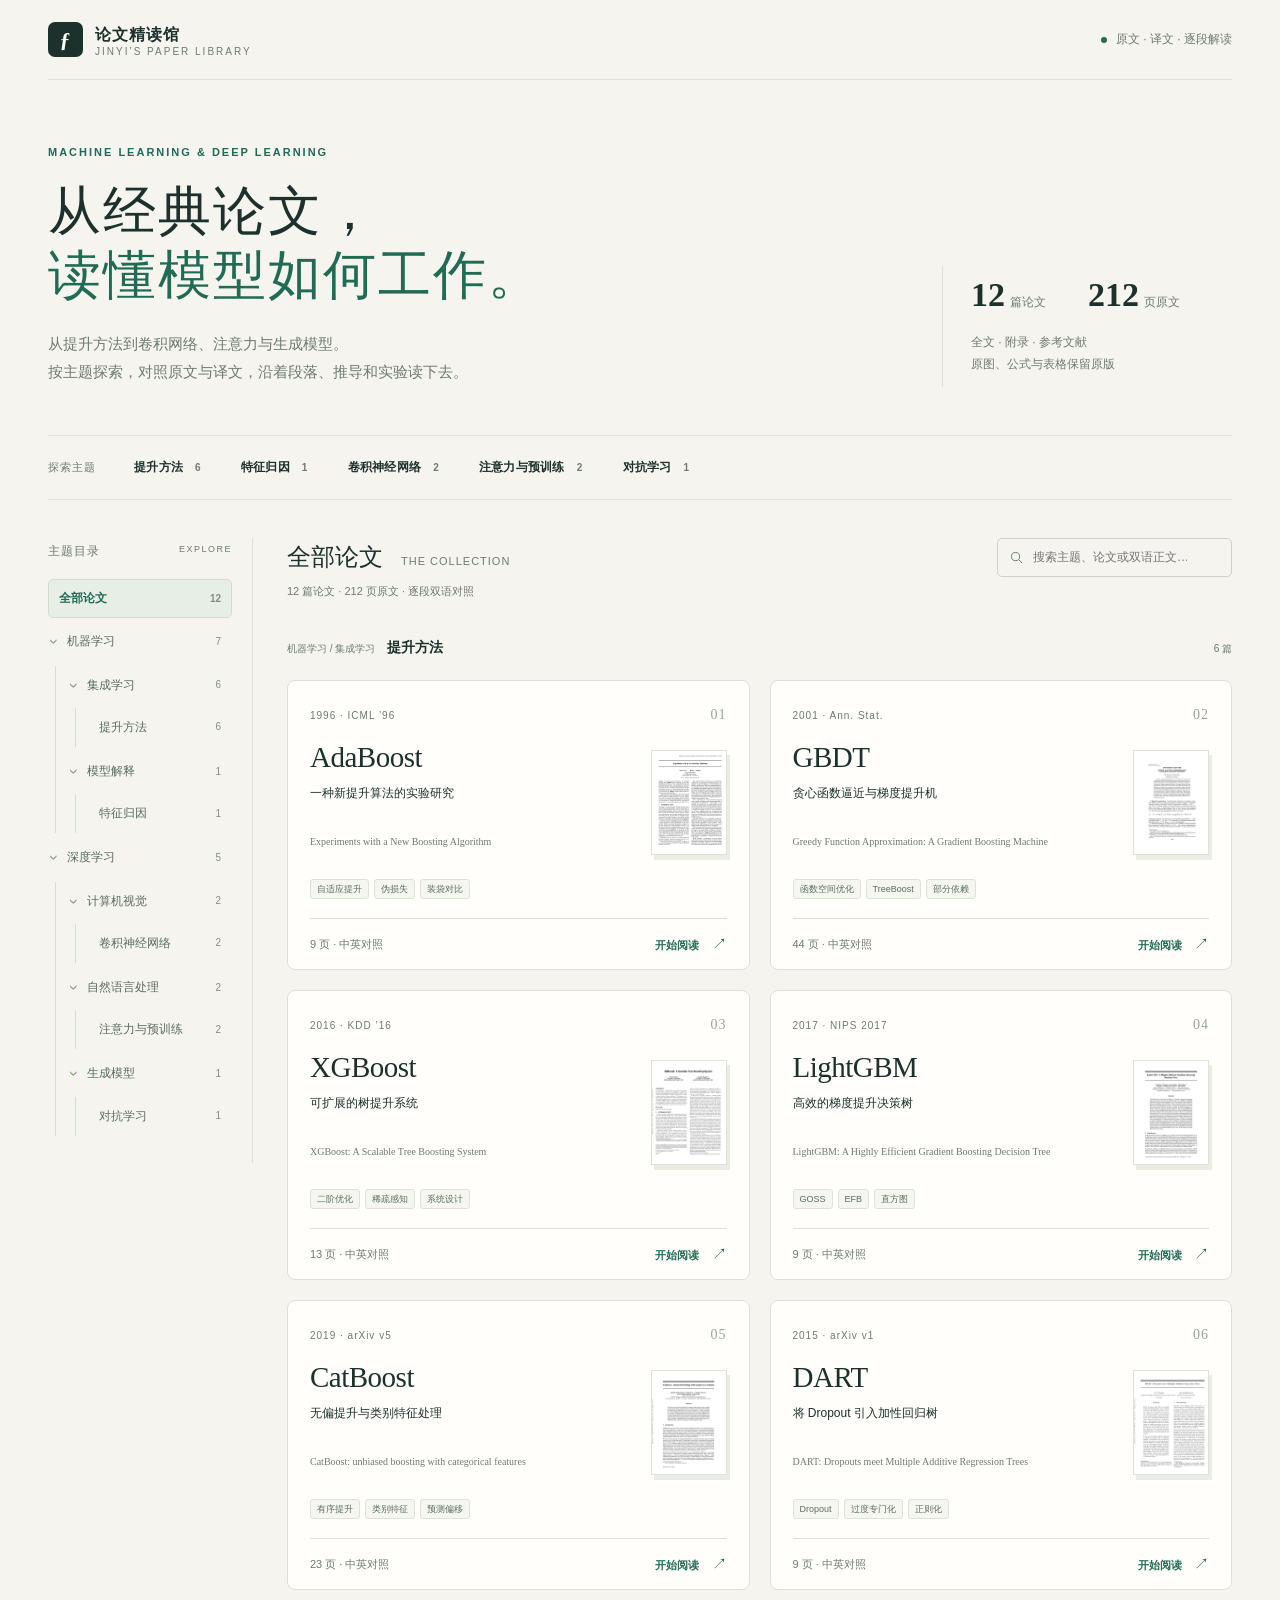
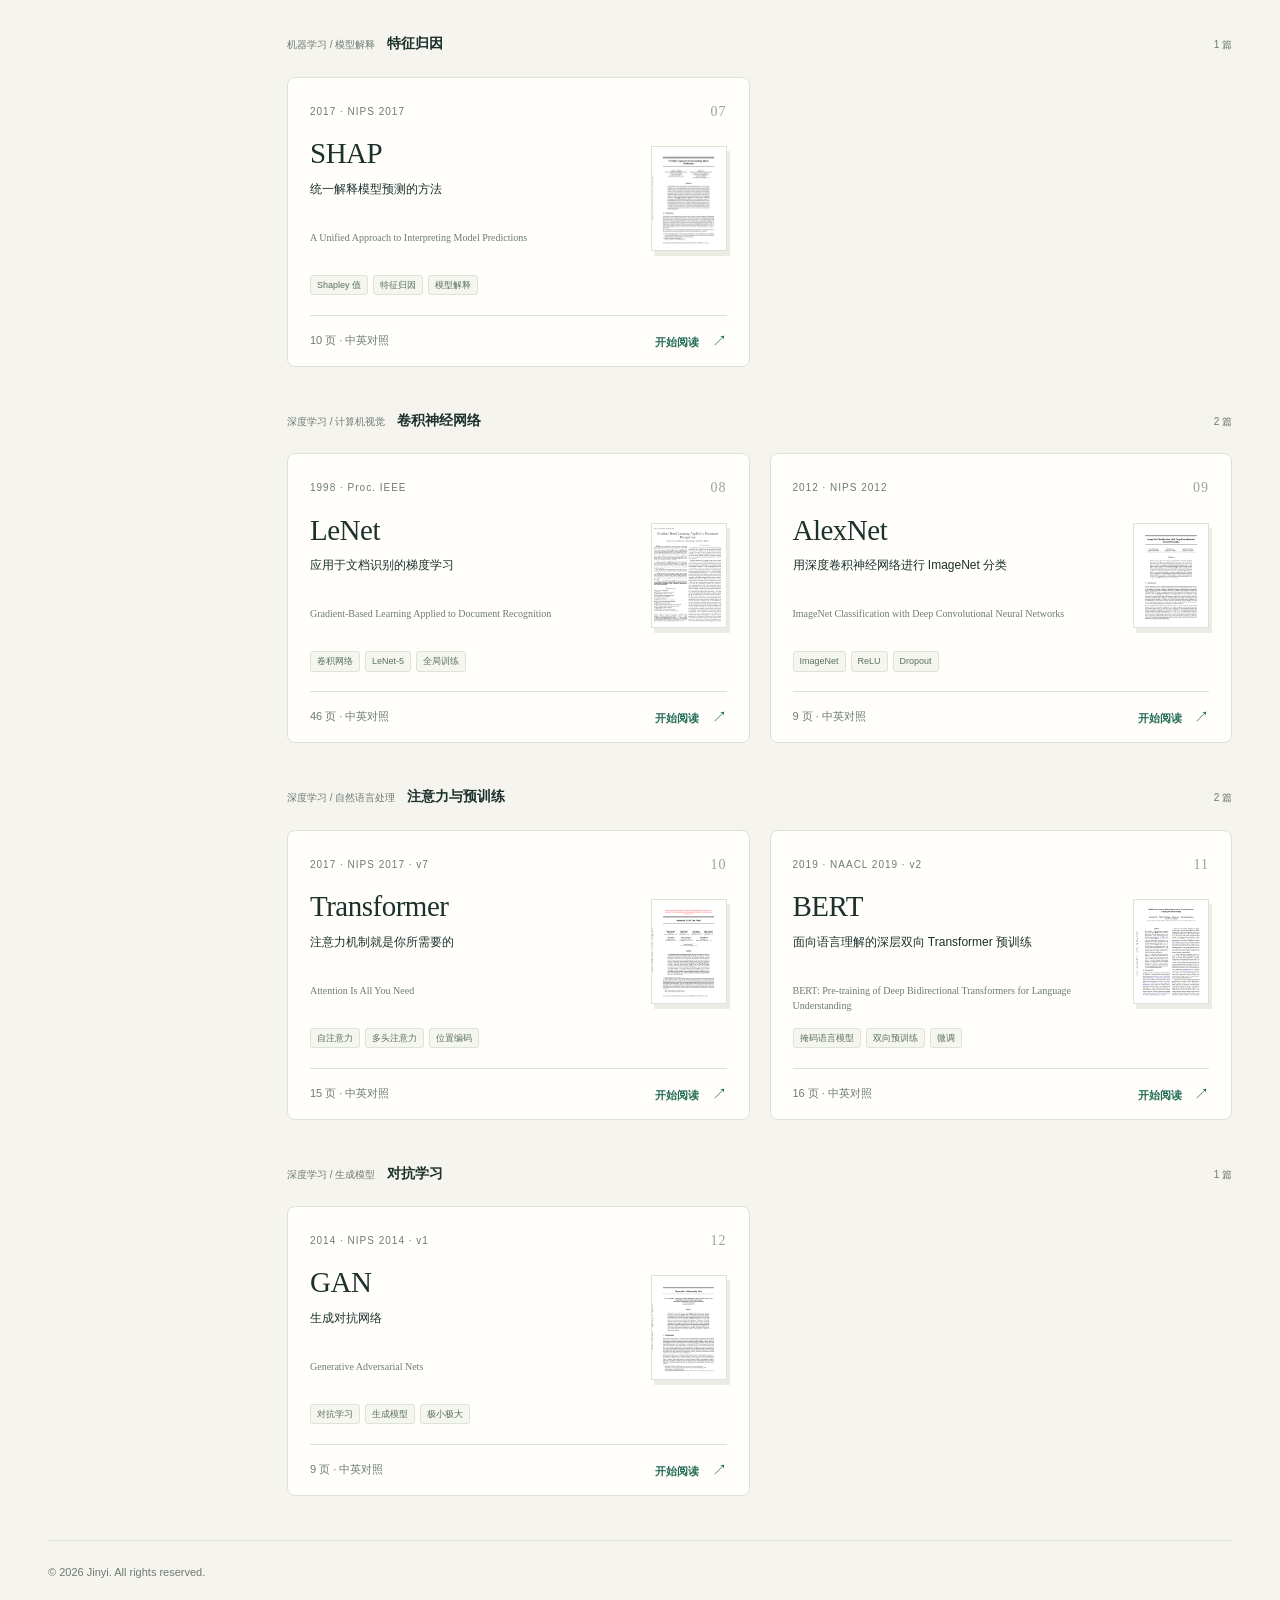
<file: index.html>
<!doctype html>
<html lang="zh-CN" data-base="." data-routing="hash">
<head>
<meta charset="utf-8">
<meta name="viewport" content="width=device-width,initial-scale=1">
<meta name="color-scheme" content="light">
<meta name="description" content="12 篇机器学习与深度学习经典论文：按主题分层浏览，逐段中英对照，完整原图、数学公式、章节导航与阅读解读。">
<title>机器学习与深度学习 · 论文精读馆</title>
<link rel="icon" href="data:image/svg+xml,%3Csvg xmlns='http://www.w3.org/2000/svg' viewBox='0 0 40 40'%3E%3Crect width='40' height='40' rx='8' fill='%231c302c'/%3E%3Ctext x='11' y='29' font-family='Georgia' font-size='29' fill='%23fffefa'%3Ef%3C/text%3E%3C/svg%3E">
<link rel="stylesheet" href="./assets/vendor/katex/katex.min.css">
<link rel="stylesheet" href="./assets/style.css?v=a29c6a3342e3">
</head>
<body data-initial-paper="">
<a class="skip-link" href="#main-content" style="position:absolute;left:-9999px" onfocus="this.style.left='10px'" onblur="this.style.left='-9999px'">跳至正文</a>
<div id="home-view" class="home-view">
 <div class="shell">
  <header class="site-header">
   <a class="brand" href="./index.html"><span class="brand-icon">ƒ</span><span>论文精读馆<small>JINYI’S PAPER LIBRARY</small></span></a>
   <span class="header-note"><i class="dot"></i>原文 · 译文 · 逐段解读</span>
  </header>
  <main id="home-main">
   <section class="hero">
    <div><div class="eyebrow">MACHINE LEARNING & DEEP LEARNING</div><h1>从经典论文，<br><span>读懂模型如何工作。</span></h1><p>从提升方法到卷积网络、注意力与生成模型。<br class="desktop-break">按主题探索，对照原文与译文，沿着段落、推导和实验读下去。</p></div>
    <aside class="hero-aside"><div class="stat-row"><b>12<span>篇论文</span></b><b>212<span>页原文</span></b></div><p>全文 · 附录 · 参考文献<br>原图、公式与表格保留原版</p></aside>
   </section>
   <nav class="reading-path" aria-label="主题快捷入口"><span class="path-label">探索主题</span><div id="reading-path" style="display:contents"></div></nav>
   <div class="library-layout">
    <aside class="collection-sidebar"><div class="collection-nav-label">主题目录 <small>EXPLORE</small></div><nav id="collection-nav" aria-label="论文主题分层目录"></nav></aside>
    <section class="collection-main" aria-labelledby="shelf-title"><div class="shelf-heading"><div><h2 id="shelf-title">全部论文 <small>THE COLLECTION</small></h2><p id="collection-active" class="collection-active"></p></div><div class="search-box"><svg viewBox="0 0 24 24" fill="none" stroke="currentColor" stroke-width="1.6"><circle cx="10.5" cy="10.5" r="6.5"/><path d="m16 16 5 5"/></svg><input id="home-search" type="search" placeholder="搜索主题、论文或双语正文…" aria-label="搜索论文与内容"><button class="search-clear hidden" id="clear-home-search" aria-label="清空搜索">×</button></div></div><div id="paper-grid" class="paper-grid"></div><div id="home-results" hidden aria-live="polite"></div></section>
   </div>
  </main>
  <footer class="home-footer"><span lang="en">© 2026 Jinyi. All rights reserved.</span></footer>
 </div>
</div>
<div id="reader-view" hidden>
 <header id="reader-header" class="reader-header">
  <div class="reader-head-left"><a id="reader-home-brand" class="brand" href="./index.html"><span class="brand-icon">ƒ</span><span class="brand-name">论文精读馆</span></a><a id="back-home" class="back-home" href="./index.html">← <span>返回书架</span></a></div>
  <div class="reader-header-controls"><div class="segments" role="group" aria-label="阅读模式"><button id="mode-parallel" data-mode="parallel" class="active" aria-pressed="true">双语对照</button><button id="mode-focus" data-mode="focus" aria-pressed="false">中文阅读</button><button id="mode-pdf" data-mode="pdf" aria-pressed="false">原版 PDF</button></div></div>
  <div class="reader-head-right"><div class="reading-settings"><label><input type="checkbox" id="show-notes" checked>显示解读</label><button id="font-down" aria-label="缩小译文字体">A−</button><button id="font-up" aria-label="放大译文字体">A+</button></div><a id="open-pdf-top" class="pdf-link" href="#" target="_blank" rel="noopener">打开原始 PDF ↗</a></div>
 </header>
 <div class="reader-layout">
  <div class="sidebar-backdrop" id="sidebar-backdrop"></div>
  <aside id="sidebar" class="sidebar" aria-label="论文目录">
   <div class="side-eyebrow">READING ROOM</div><div class="side-title" id="side-title"></div><p class="side-subtitle" id="side-subtitle"></p>
   <div class="search-box side-search"><svg viewBox="0 0 24 24" fill="none" stroke="currentColor" stroke-width="1.6"><circle cx="10.5" cy="10.5" r="6.5"/><path d="m16 16 5 5"/></svg><input id="paper-search" type="search" placeholder="搜索本篇原文 / 译文" aria-label="搜索本篇论文"></div>
   <div class="toc-heading"><span id="toc-heading">章节目录</span><span id="toc-count"></span></div>
   <nav id="toc-list" class="toc-list" aria-label="章节导航"></nav><div id="paper-search-results" class="inpaper-results" hidden aria-live="polite"></div>

  </aside>
  <main id="main-content" class="paper-main">
   <div class="paper-topline"><div class="eyebrow" id="paper-eyebrow"></div><button id="mobile-toc" class="mobile-menu-button" aria-controls="sidebar" aria-expanded="false">☰ 章节目录</button></div>
   <h1 class="paper-heading" id="paper-title"></h1><p id="paper-byline" class="paper-byline"></p>
   <div id="page-context" class="page-context"></div>
   <div id="keyword-bar" class="keyword-bar" aria-label="中英关键词联动定位"></div>
   <div class="reading-columns" id="reading-columns">
    <section class="original-column" aria-label="英文原文">
     <div class="column-heading"><div>英文原文<span class="overline">ORIGINAL</span></div><div class="original-actions"><button id="source-image-mode" aria-pressed="false">原版页</button><button id="source-text-mode" class="active" aria-pressed="true">文本</button><button id="zoom-source">放大 ↗</button></div></div>
     <div class="source-viewport" id="source-viewport"><div id="source-pages" class="source-pages" hidden></div><article id="original-text" class="original-text"></article></div>
     <p class="source-foot"><span id="source-foot-label">图、表、公式与原页排版完整保留</span><button id="copy-original">复制英文全文</button></p>
    </section>
    <section class="translation-column" aria-label="中文译文与解读">
     <div class="column-heading translation-label"><div>中文译文<span class="overline">TRANSLATION</span></div><span id="translation-page-label" style="font-size:10px;color:var(--muted)"></span></div>
     <article class="translation-content" id="translation-content"></article>

    </section>
   </div>
   <section id="pdf-panel" class="pdf-panel" hidden><div class="pdf-fallback"><span>原始 PDF · 可直接核对图表、公式与完整排版</span><a id="pdf-fallback-link" href="#" target="_blank" rel="noopener">在新窗口打开 ↗</a></div><iframe id="pdf-frame" title="论文原始 PDF"></iframe></section>

  </main>
 </div>
</div>
<dialog class="modal" id="image-dialog" aria-label="放大论文原版页面"><div class="modal-toolbar"><span id="zoom-title"></span><div class="zoom-controls"><button id="zoom-out" aria-label="缩小原版页">−</button><output id="zoom-level">100%</output><button id="zoom-in" aria-label="放大原版页">+</button><button id="zoom-fit">适合宽度</button><button id="close-dialog" aria-label="关闭放大页面">关闭 ×</button></div></div><div class="modal-canvas" id="modal-canvas"><img id="zoom-image" alt="放大的论文原版页面"></div></dialog>
<div class="toast" id="toast" role="status" hidden></div>
<script src="./assets/vendor/katex/katex.min.js"></script>
<script src="./data.js?v=defa2f65d334"></script>
<script src="./app.js?v=8a90c788923b"></script>
</body>
</html>
</file>
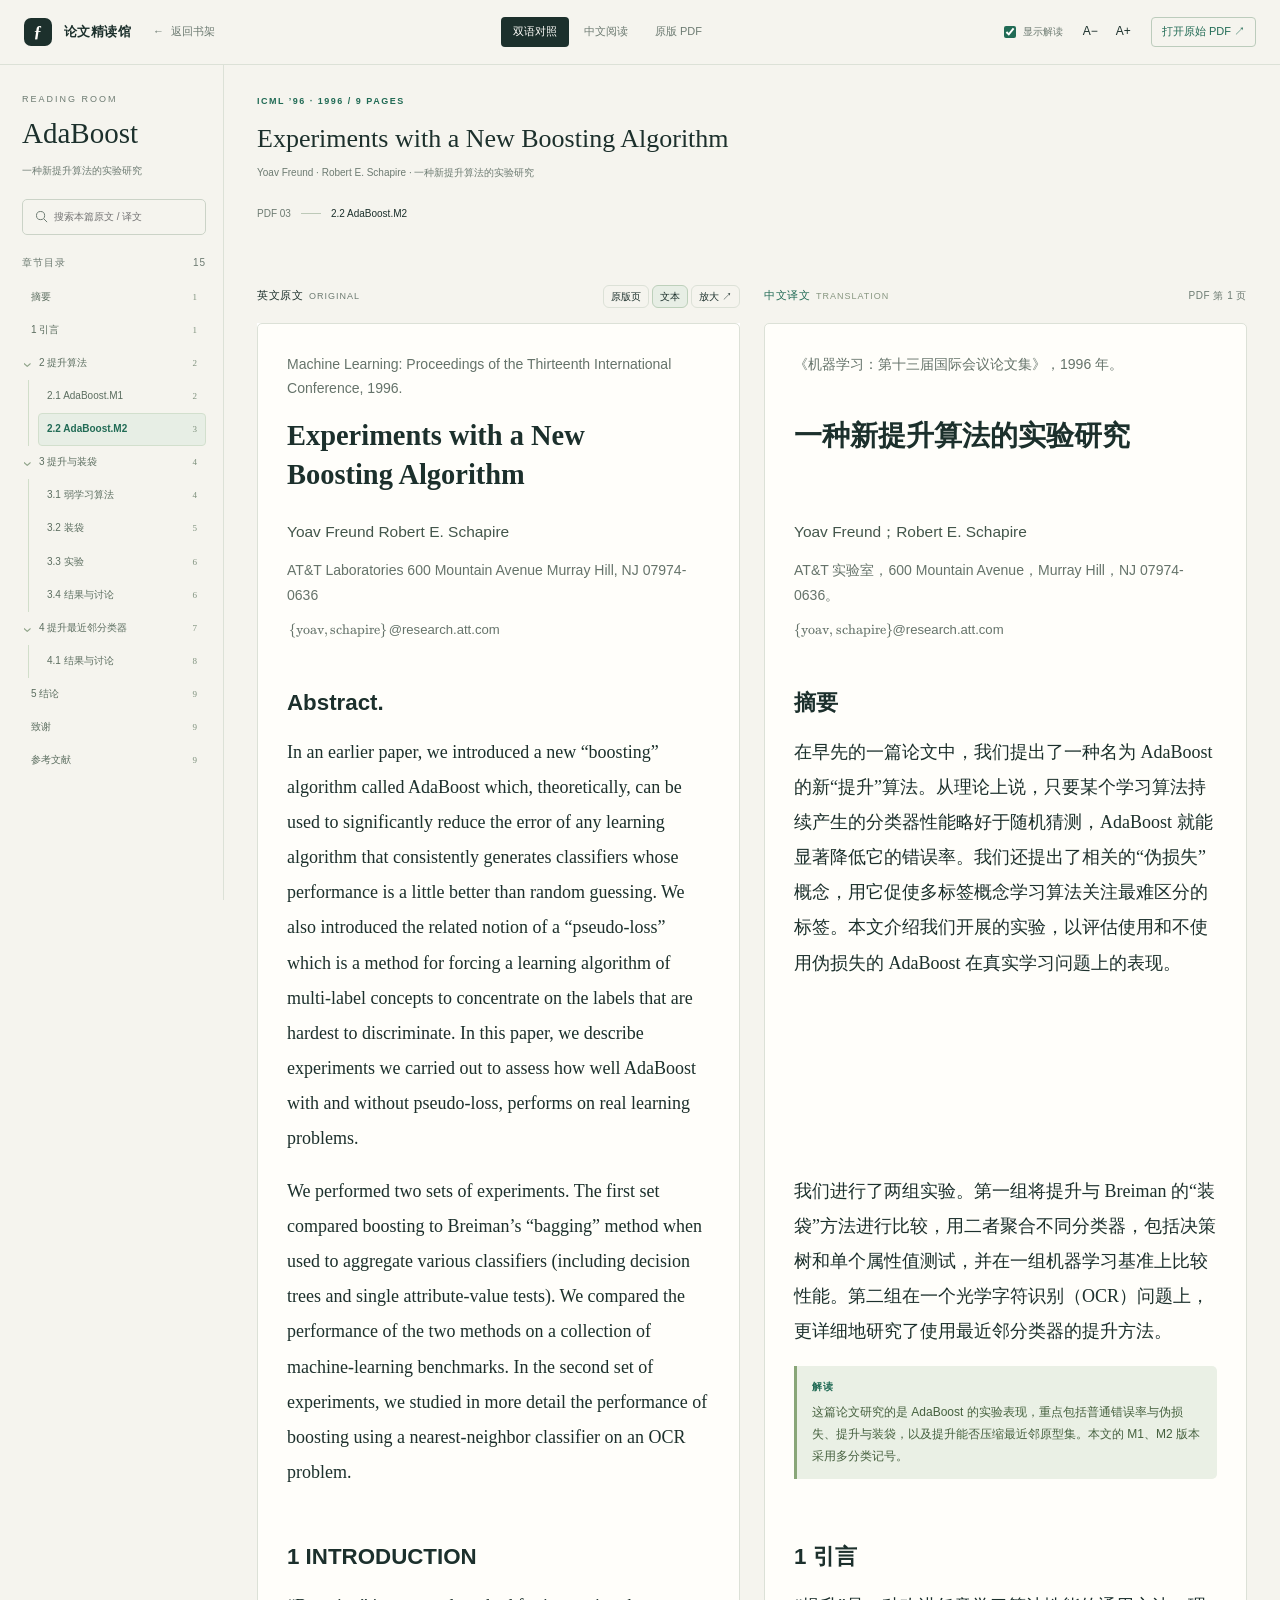
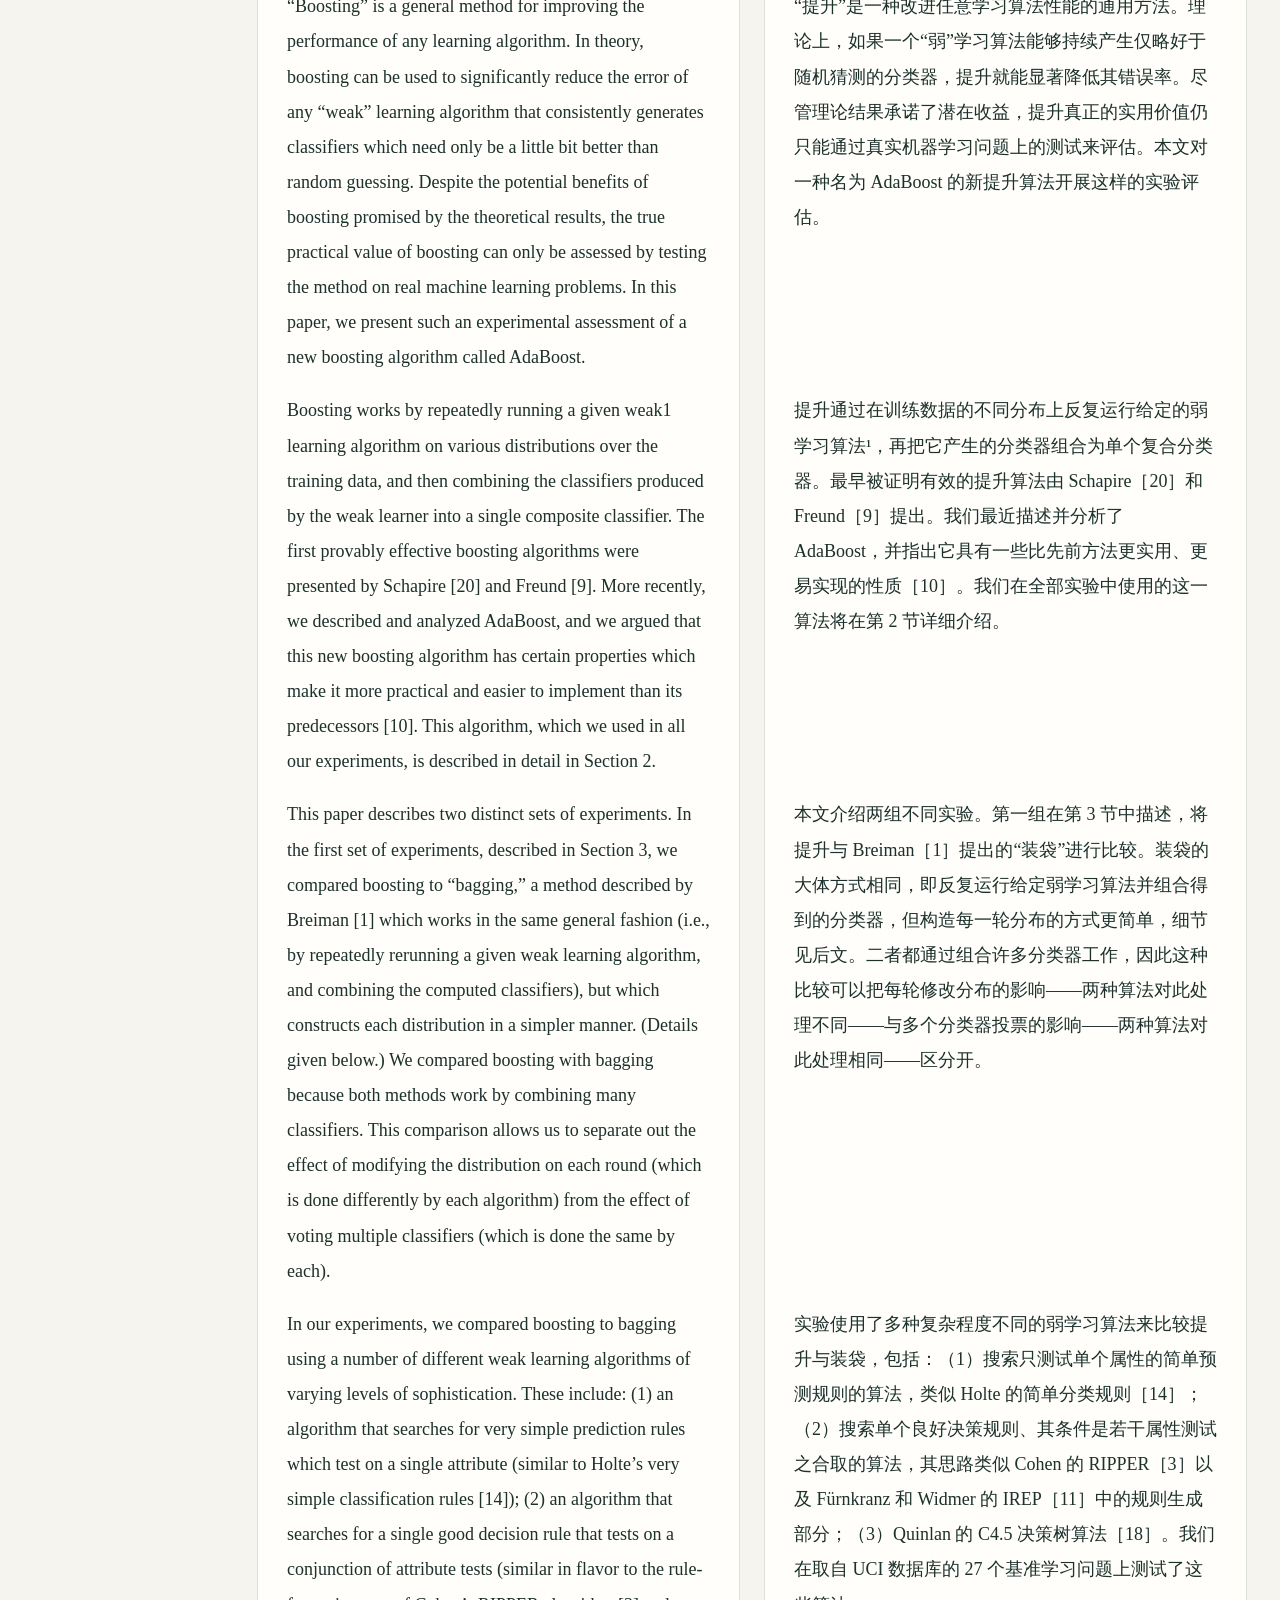
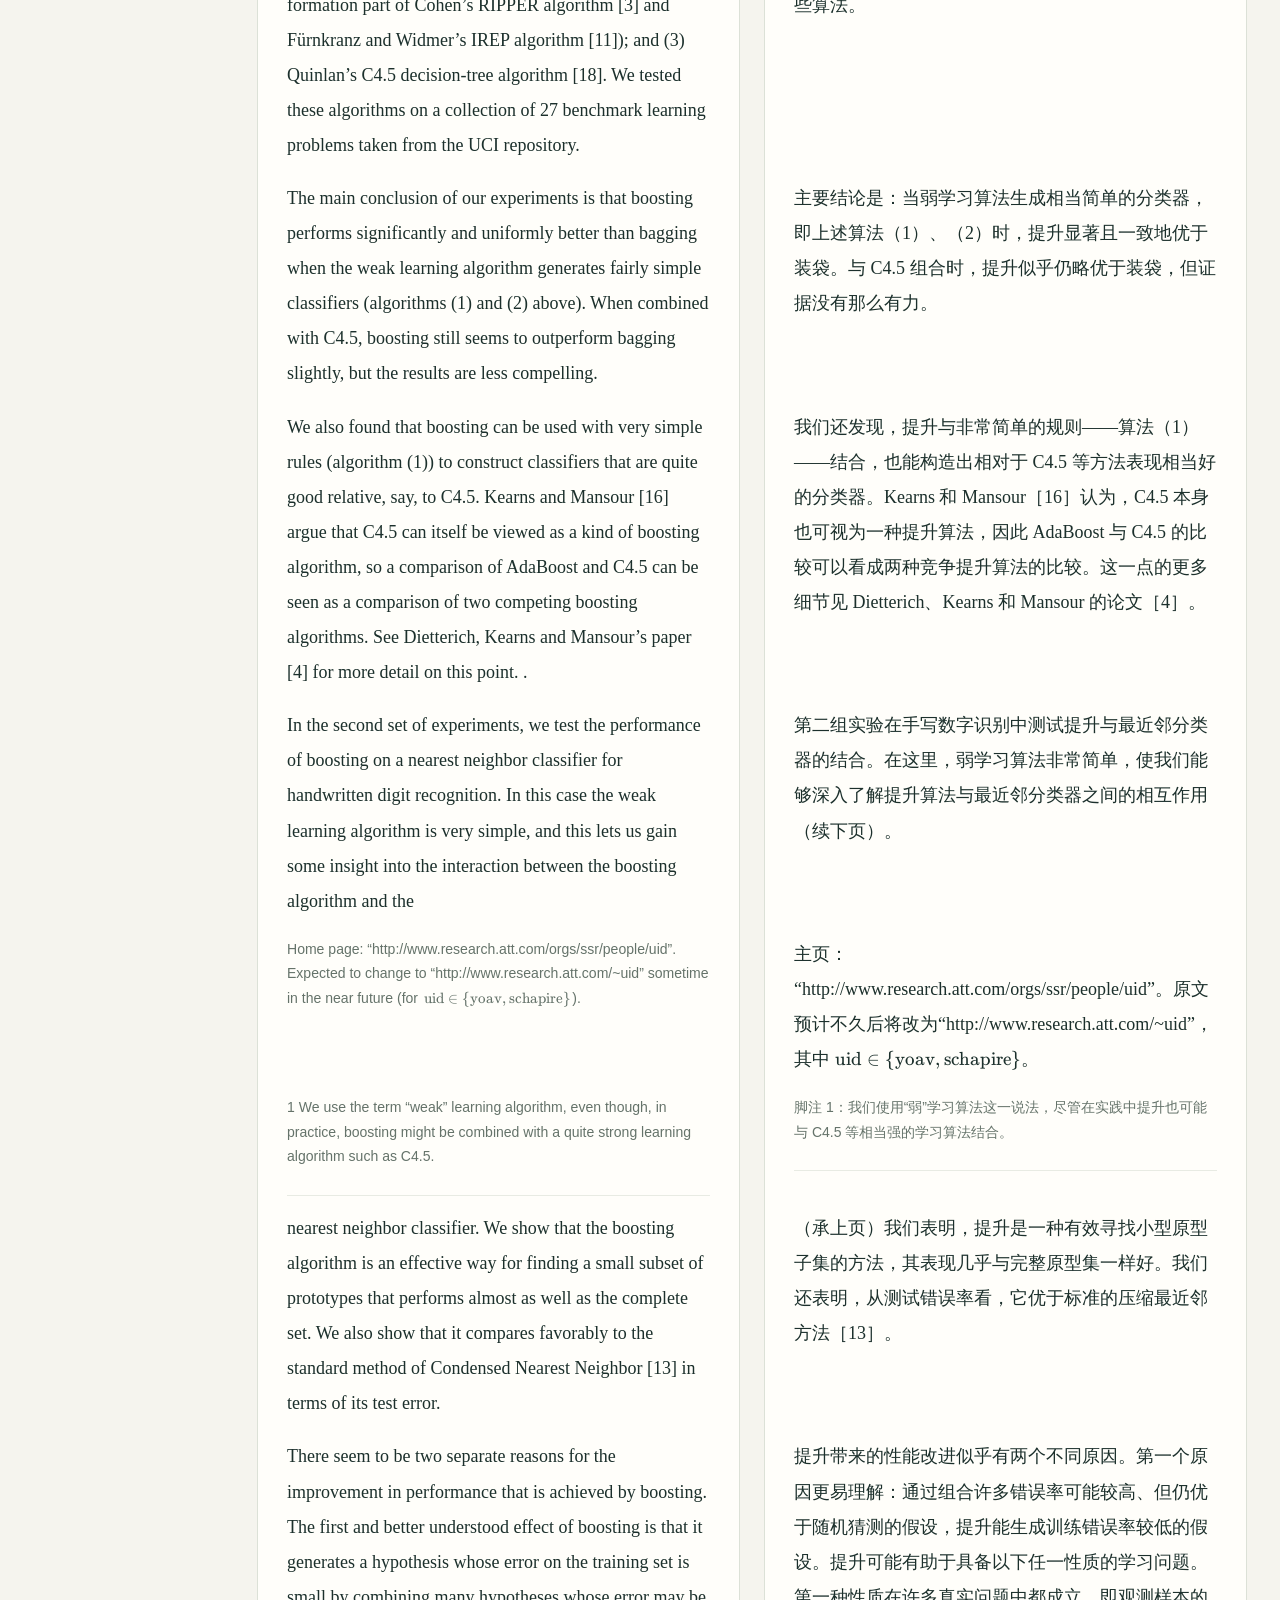
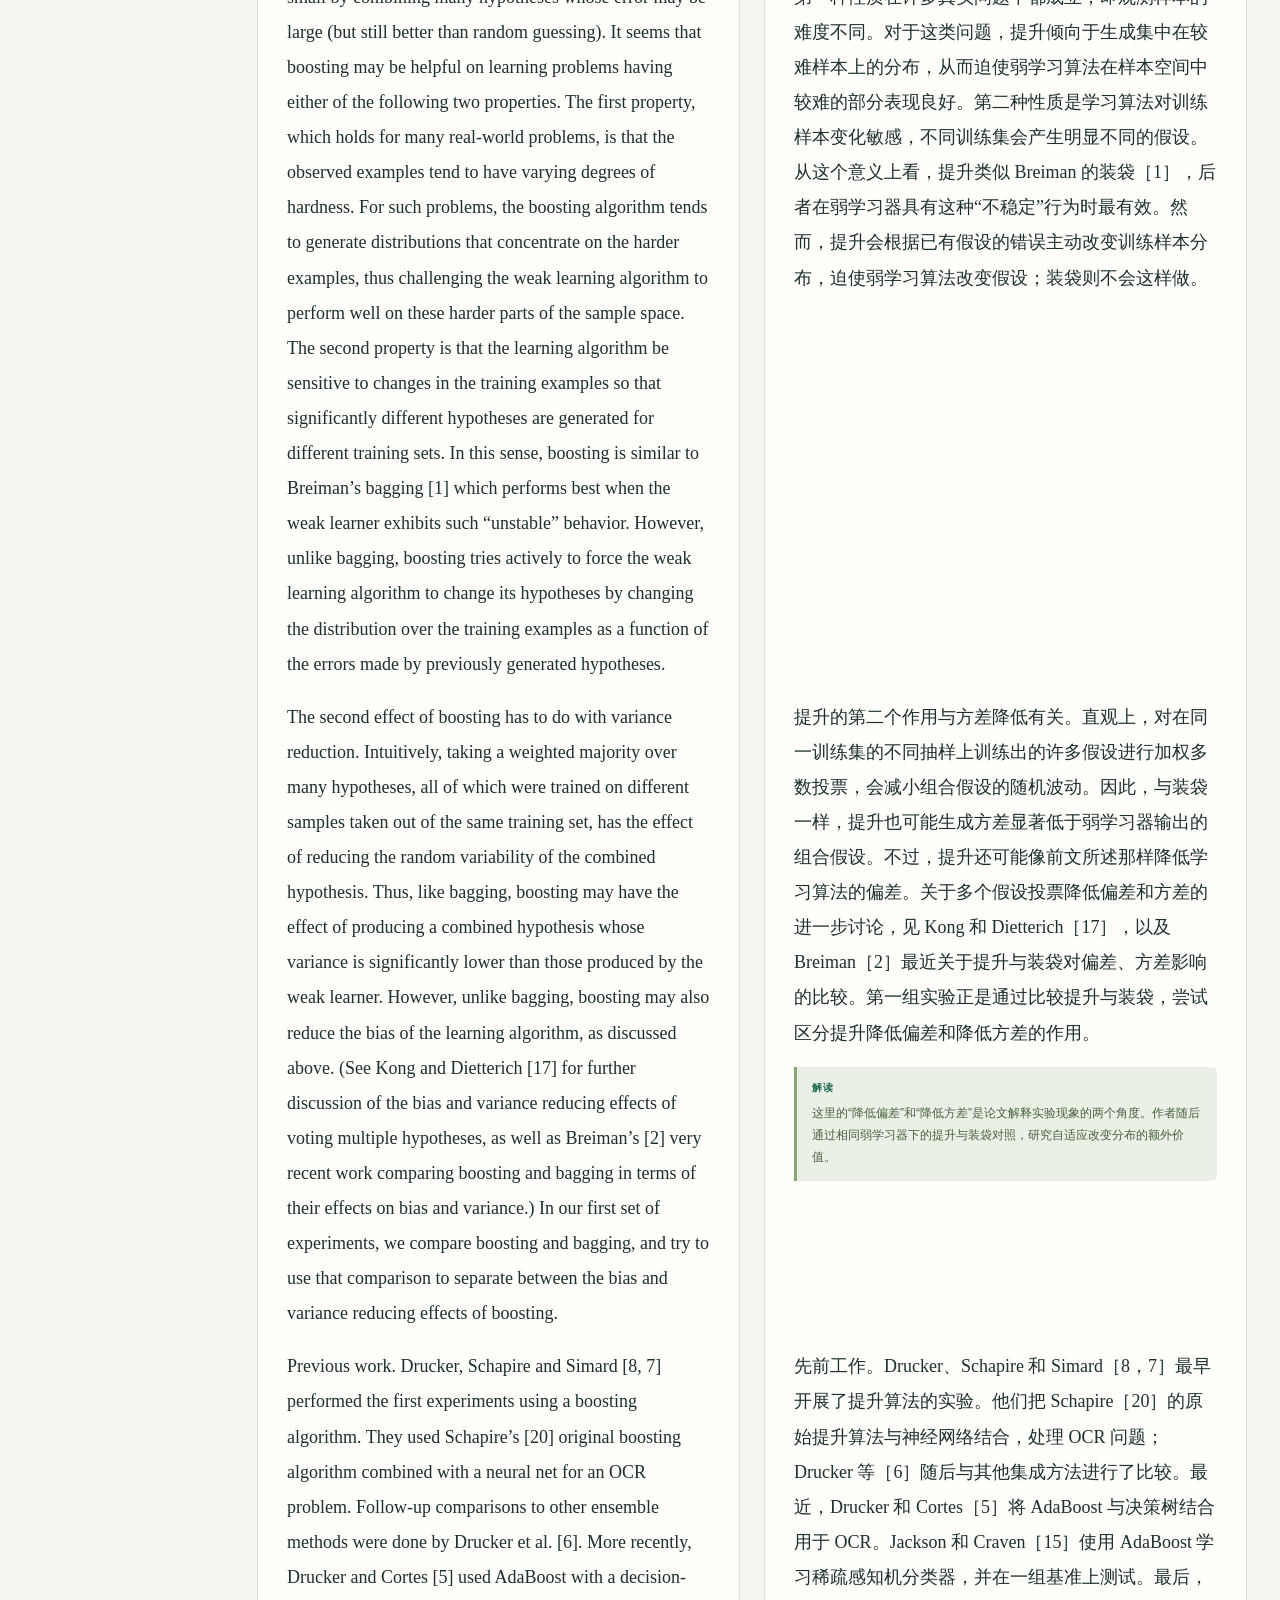
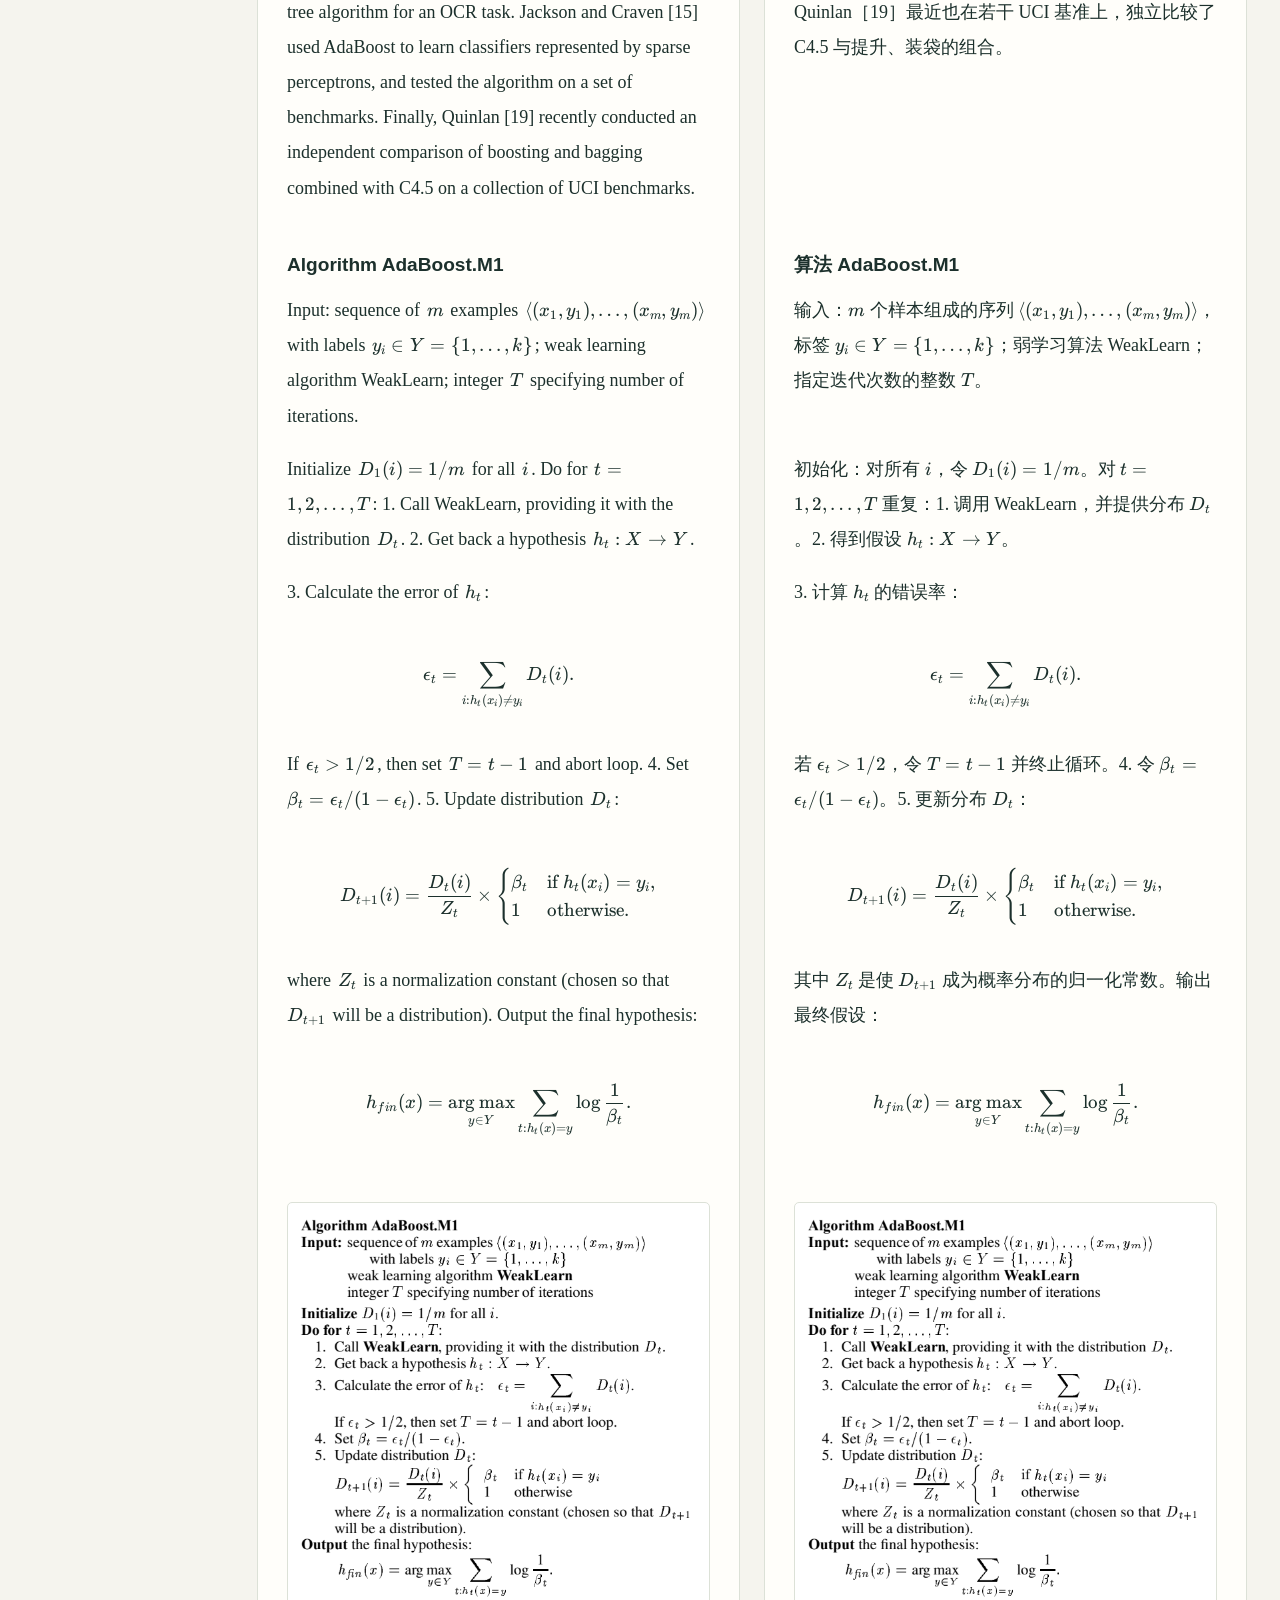
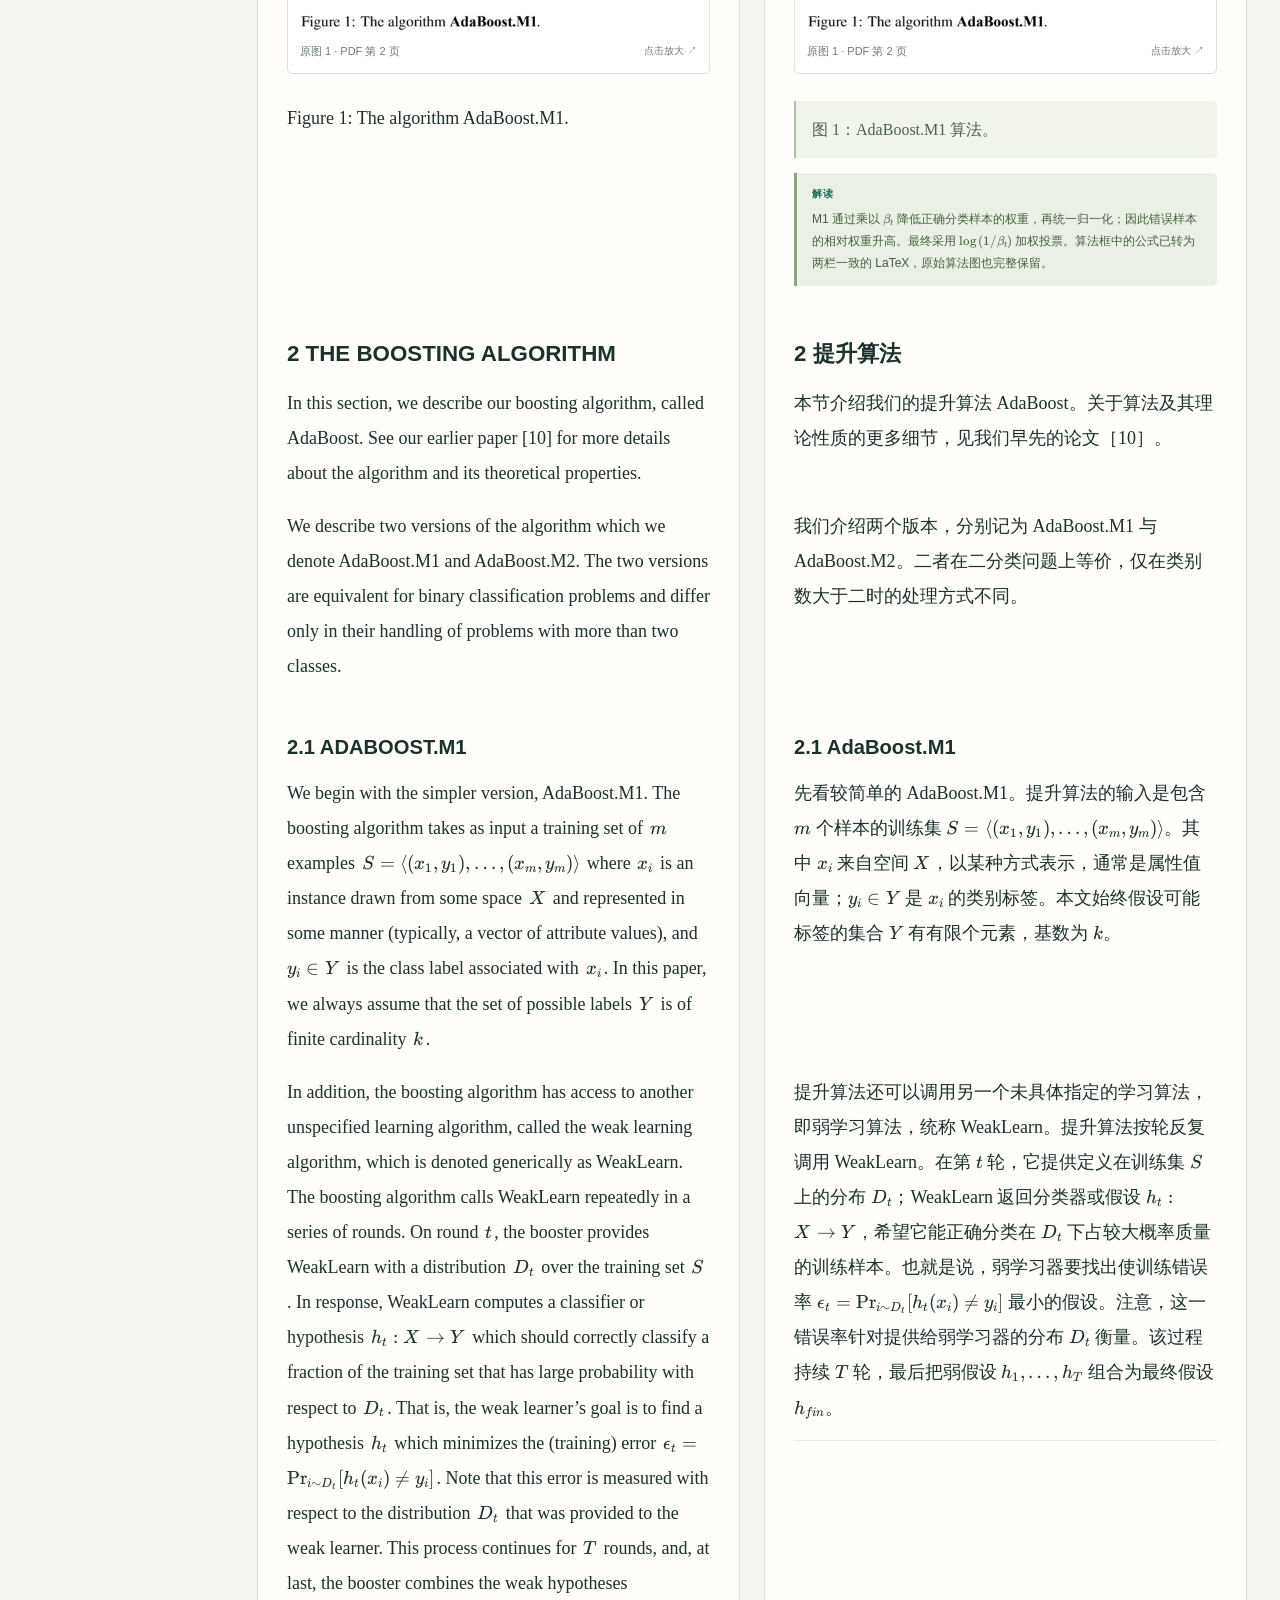
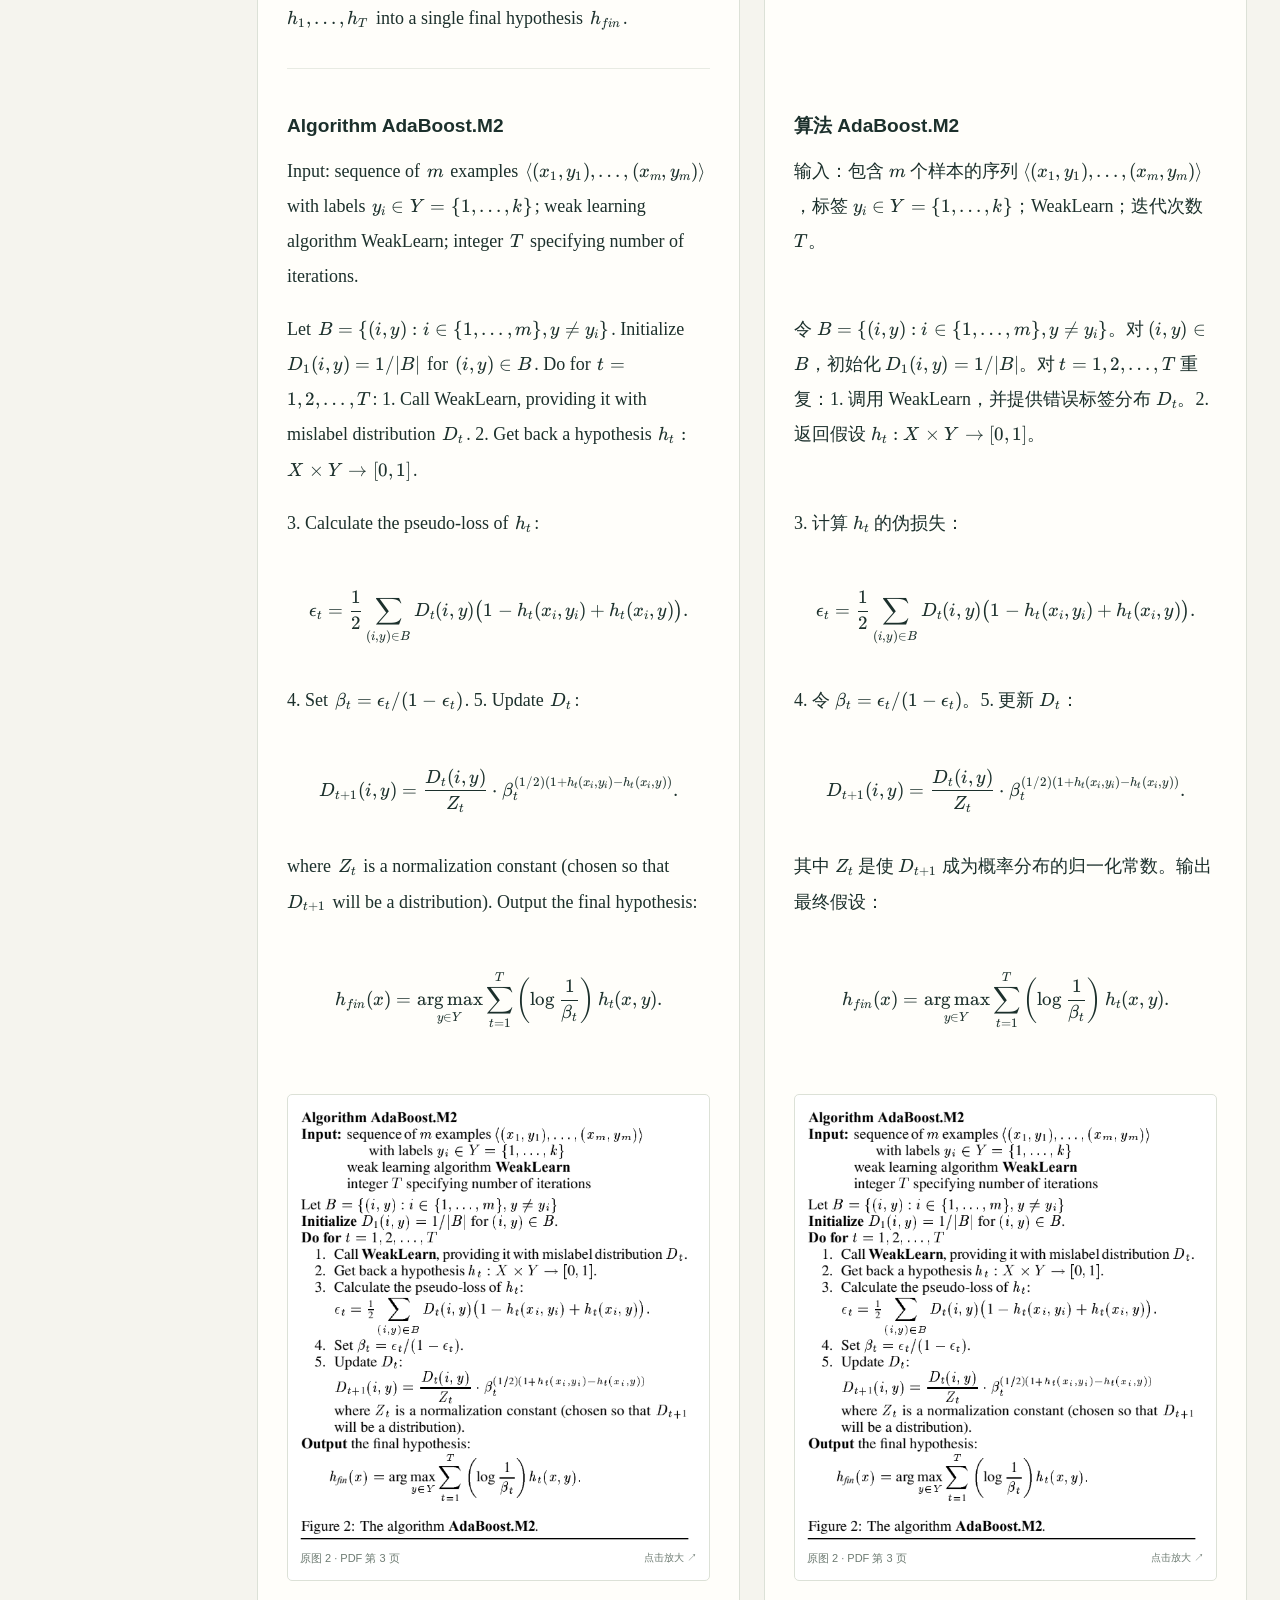
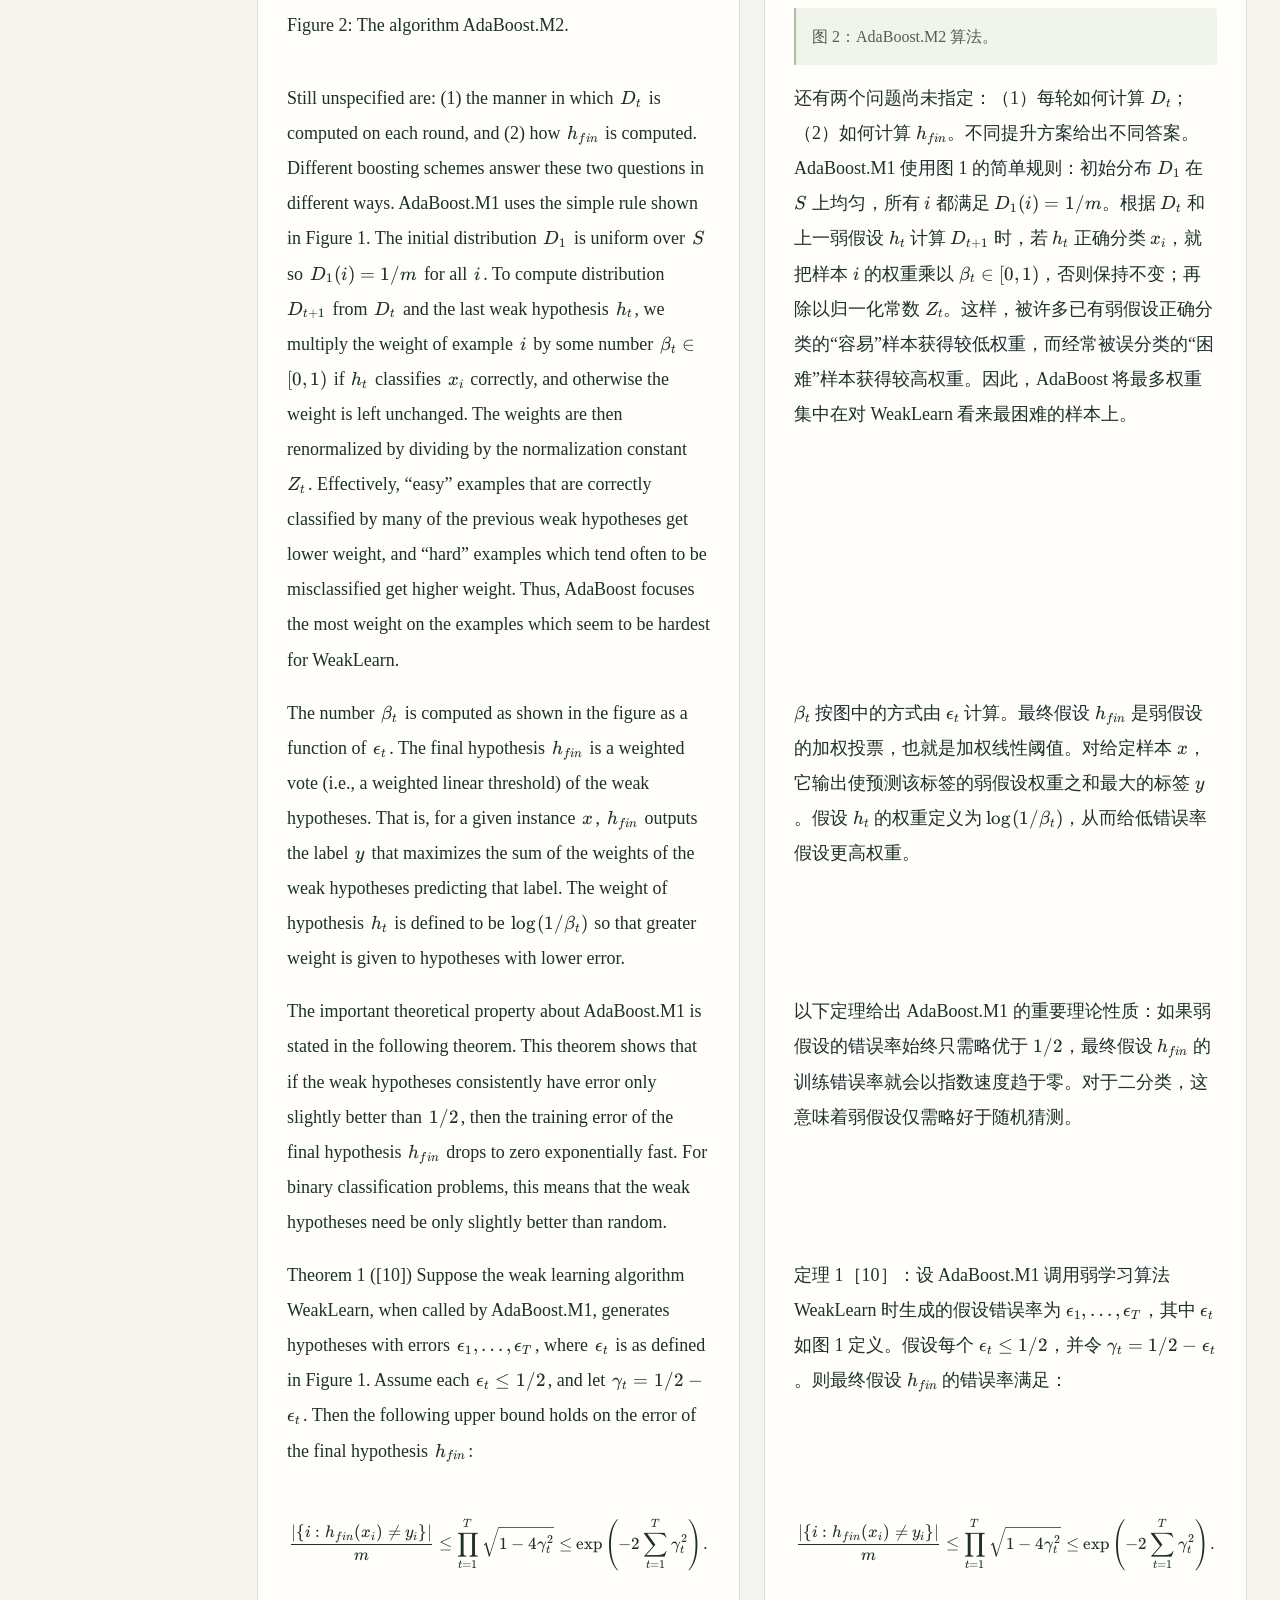
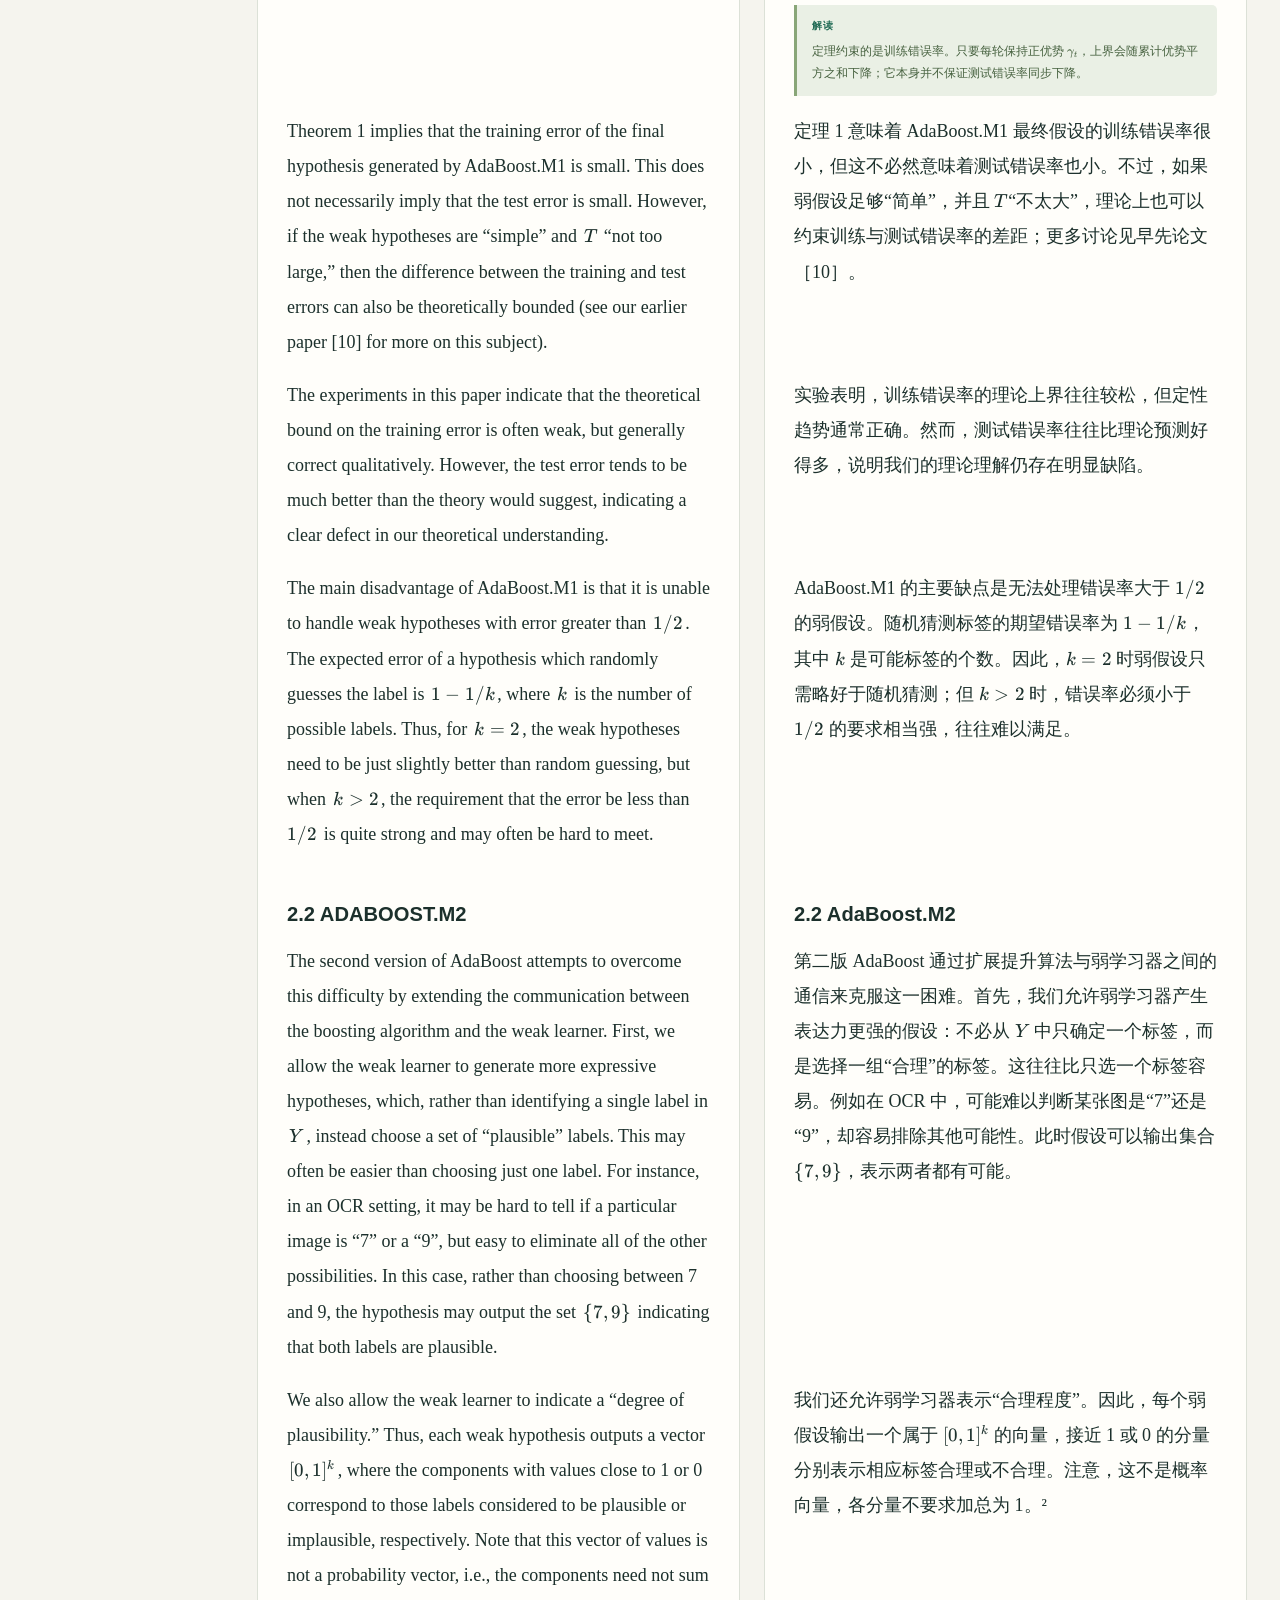
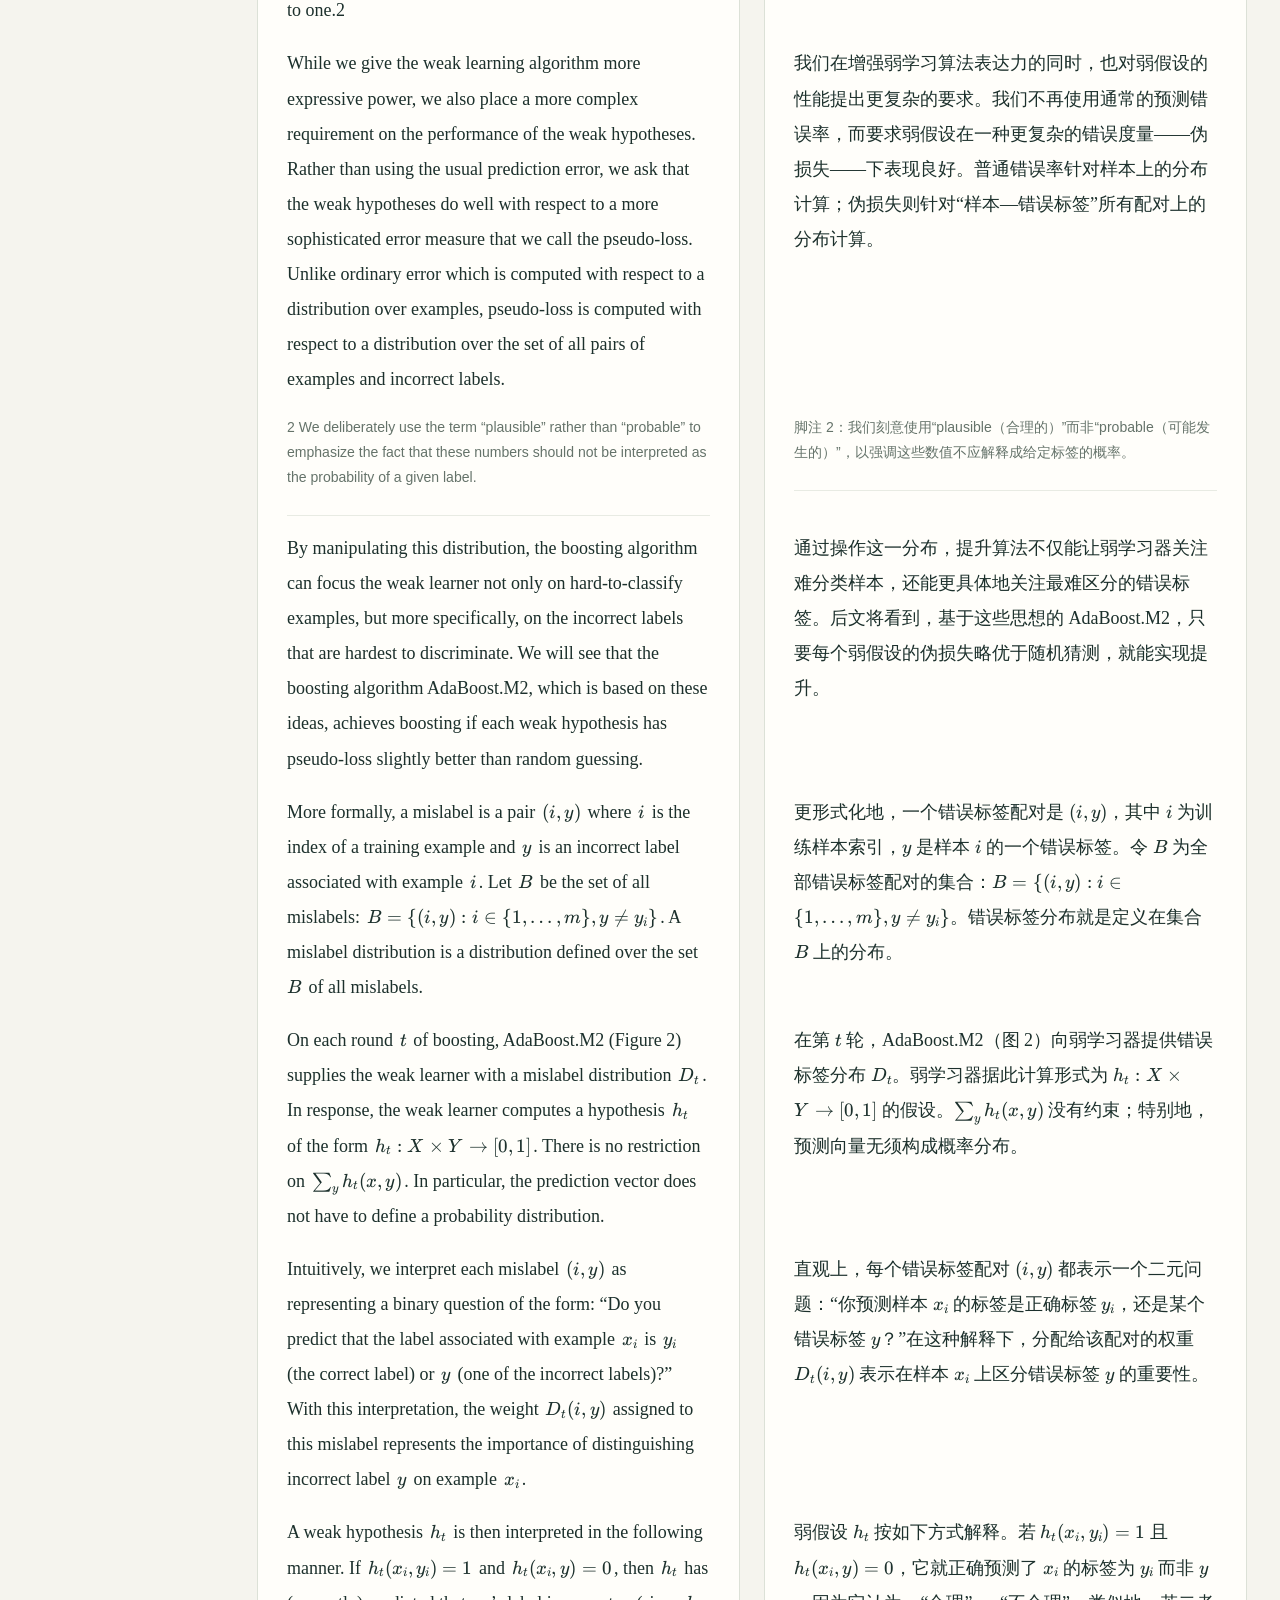
<file: papers/adaboost.html>
<!doctype html>
<html lang="zh-CN" data-base=".." data-routing="hash">
<head>
<meta charset="utf-8">
<meta name="viewport" content="width=device-width,initial-scale=1">
<meta name="color-scheme" content="light">
<meta name="description" content="12 篇机器学习与深度学习经典论文：按主题分层浏览，逐段中英对照，完整原图、数学公式、章节导航与阅读解读。">
<title>AdaBoost · 论文精读馆</title>
<link rel="icon" href="data:image/svg+xml,%3Csvg xmlns='http://www.w3.org/2000/svg' viewBox='0 0 40 40'%3E%3Crect width='40' height='40' rx='8' fill='%231c302c'/%3E%3Ctext x='11' y='29' font-family='Georgia' font-size='29' fill='%23fffefa'%3Ef%3C/text%3E%3C/svg%3E">
<link rel="stylesheet" href="../assets/vendor/katex/katex.min.css">
<link rel="stylesheet" href="../assets/style.css?v=a29c6a3342e3">
</head>
<body data-initial-paper="adaboost">
<a class="skip-link" href="#main-content" style="position:absolute;left:-9999px" onfocus="this.style.left='10px'" onblur="this.style.left='-9999px'">跳至正文</a>
<div id="home-view" class="home-view">
 <div class="shell">
  <header class="site-header">
   <a class="brand" href="../index.html"><span class="brand-icon">ƒ</span><span>论文精读馆<small>JINYI’S PAPER LIBRARY</small></span></a>
   <span class="header-note"><i class="dot"></i>原文 · 译文 · 逐段解读</span>
  </header>
  <main id="home-main">
   <section class="hero">
    <div><div class="eyebrow">MACHINE LEARNING & DEEP LEARNING</div><h1>从经典论文，<br><span>读懂模型如何工作。</span></h1><p>从提升方法到卷积网络、注意力与生成模型。<br class="desktop-break">按主题探索，对照原文与译文，沿着段落、推导和实验读下去。</p></div>
    <aside class="hero-aside"><div class="stat-row"><b>12<span>篇论文</span></b><b>212<span>页原文</span></b></div><p>全文 · 附录 · 参考文献<br>原图、公式与表格保留原版</p></aside>
   </section>
   <nav class="reading-path" aria-label="主题快捷入口"><span class="path-label">探索主题</span><div id="reading-path" style="display:contents"></div></nav>
   <div class="library-layout">
    <aside class="collection-sidebar"><div class="collection-nav-label">主题目录 <small>EXPLORE</small></div><nav id="collection-nav" aria-label="论文主题分层目录"></nav></aside>
    <section class="collection-main" aria-labelledby="shelf-title"><div class="shelf-heading"><div><h2 id="shelf-title">全部论文 <small>THE COLLECTION</small></h2><p id="collection-active" class="collection-active"></p></div><div class="search-box"><svg viewBox="0 0 24 24" fill="none" stroke="currentColor" stroke-width="1.6"><circle cx="10.5" cy="10.5" r="6.5"/><path d="m16 16 5 5"/></svg><input id="home-search" type="search" placeholder="搜索主题、论文或双语正文…" aria-label="搜索论文与内容"><button class="search-clear hidden" id="clear-home-search" aria-label="清空搜索">×</button></div></div><div id="paper-grid" class="paper-grid"></div><div id="home-results" hidden aria-live="polite"></div></section>
   </div>
  </main>
  <footer class="home-footer"><span lang="en">© 2026 Jinyi. All rights reserved.</span></footer>
 </div>
</div>
<div id="reader-view" hidden>
 <header id="reader-header" class="reader-header">
  <div class="reader-head-left"><a id="reader-home-brand" class="brand" href="../index.html"><span class="brand-icon">ƒ</span><span class="brand-name">论文精读馆</span></a><a id="back-home" class="back-home" href="../index.html">← <span>返回书架</span></a></div>
  <div class="reader-header-controls"><div class="segments" role="group" aria-label="阅读模式"><button id="mode-parallel" data-mode="parallel" class="active" aria-pressed="true">双语对照</button><button id="mode-focus" data-mode="focus" aria-pressed="false">中文阅读</button><button id="mode-pdf" data-mode="pdf" aria-pressed="false">原版 PDF</button></div></div>
  <div class="reader-head-right"><div class="reading-settings"><label><input type="checkbox" id="show-notes" checked>显示解读</label><button id="font-down" aria-label="缩小译文字体">A−</button><button id="font-up" aria-label="放大译文字体">A+</button></div><a id="open-pdf-top" class="pdf-link" href="#" target="_blank" rel="noopener">打开原始 PDF ↗</a></div>
 </header>
 <div class="reader-layout">
  <div class="sidebar-backdrop" id="sidebar-backdrop"></div>
  <aside id="sidebar" class="sidebar" aria-label="论文目录">
   <div class="side-eyebrow">READING ROOM</div><div class="side-title" id="side-title"></div><p class="side-subtitle" id="side-subtitle"></p>
   <div class="search-box side-search"><svg viewBox="0 0 24 24" fill="none" stroke="currentColor" stroke-width="1.6"><circle cx="10.5" cy="10.5" r="6.5"/><path d="m16 16 5 5"/></svg><input id="paper-search" type="search" placeholder="搜索本篇原文 / 译文" aria-label="搜索本篇论文"></div>
   <div class="toc-heading"><span id="toc-heading">章节目录</span><span id="toc-count"></span></div>
   <nav id="toc-list" class="toc-list" aria-label="章节导航"></nav><div id="paper-search-results" class="inpaper-results" hidden aria-live="polite"></div>

  </aside>
  <main id="main-content" class="paper-main">
   <div class="paper-topline"><div class="eyebrow" id="paper-eyebrow"></div><button id="mobile-toc" class="mobile-menu-button" aria-controls="sidebar" aria-expanded="false">☰ 章节目录</button></div>
   <h1 class="paper-heading" id="paper-title"></h1><p id="paper-byline" class="paper-byline"></p>
   <div id="page-context" class="page-context"></div>
   <div id="keyword-bar" class="keyword-bar" aria-label="中英关键词联动定位"></div>
   <div class="reading-columns" id="reading-columns">
    <section class="original-column" aria-label="英文原文">
     <div class="column-heading"><div>英文原文<span class="overline">ORIGINAL</span></div><div class="original-actions"><button id="source-image-mode" aria-pressed="false">原版页</button><button id="source-text-mode" class="active" aria-pressed="true">文本</button><button id="zoom-source">放大 ↗</button></div></div>
     <div class="source-viewport" id="source-viewport"><div id="source-pages" class="source-pages" hidden></div><article id="original-text" class="original-text"></article></div>
     <p class="source-foot"><span id="source-foot-label">图、表、公式与原页排版完整保留</span><button id="copy-original">复制英文全文</button></p>
    </section>
    <section class="translation-column" aria-label="中文译文与解读">
     <div class="column-heading translation-label"><div>中文译文<span class="overline">TRANSLATION</span></div><span id="translation-page-label" style="font-size:10px;color:var(--muted)"></span></div>
     <article class="translation-content" id="translation-content"></article>

    </section>
   </div>
   <section id="pdf-panel" class="pdf-panel" hidden><div class="pdf-fallback"><span>原始 PDF · 可直接核对图表、公式与完整排版</span><a id="pdf-fallback-link" href="#" target="_blank" rel="noopener">在新窗口打开 ↗</a></div><iframe id="pdf-frame" title="论文原始 PDF"></iframe></section>

  </main>
 </div>
</div>
<dialog class="modal" id="image-dialog" aria-label="放大论文原版页面"><div class="modal-toolbar"><span id="zoom-title"></span><div class="zoom-controls"><button id="zoom-out" aria-label="缩小原版页">−</button><output id="zoom-level">100%</output><button id="zoom-in" aria-label="放大原版页">+</button><button id="zoom-fit">适合宽度</button><button id="close-dialog" aria-label="关闭放大页面">关闭 ×</button></div></div><div class="modal-canvas" id="modal-canvas"><img id="zoom-image" alt="放大的论文原版页面"></div></dialog>
<div class="toast" id="toast" role="status" hidden></div>
<script src="../assets/vendor/katex/katex.min.js"></script>
<script src="../data.js?v=defa2f65d334"></script>
<script src="../app.js?v=8a90c788923b"></script>
</body>
</html>
</file>
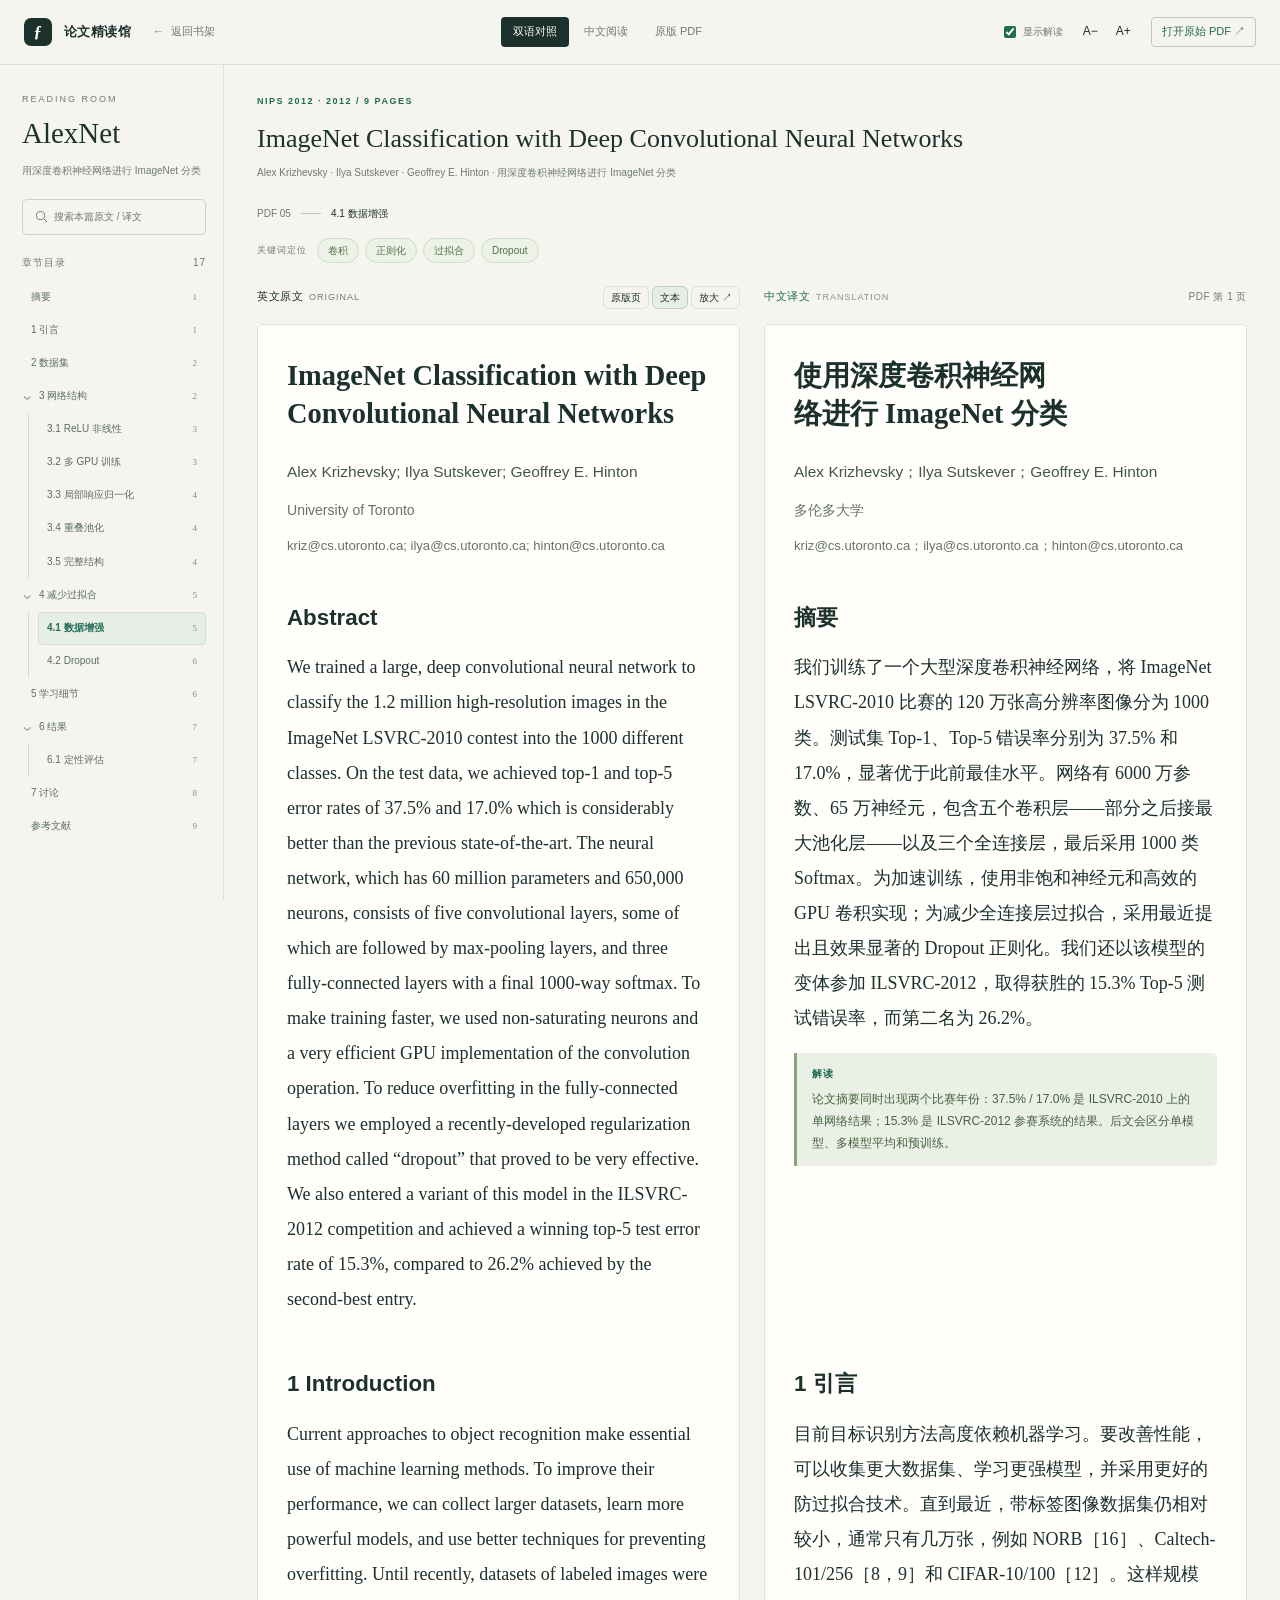
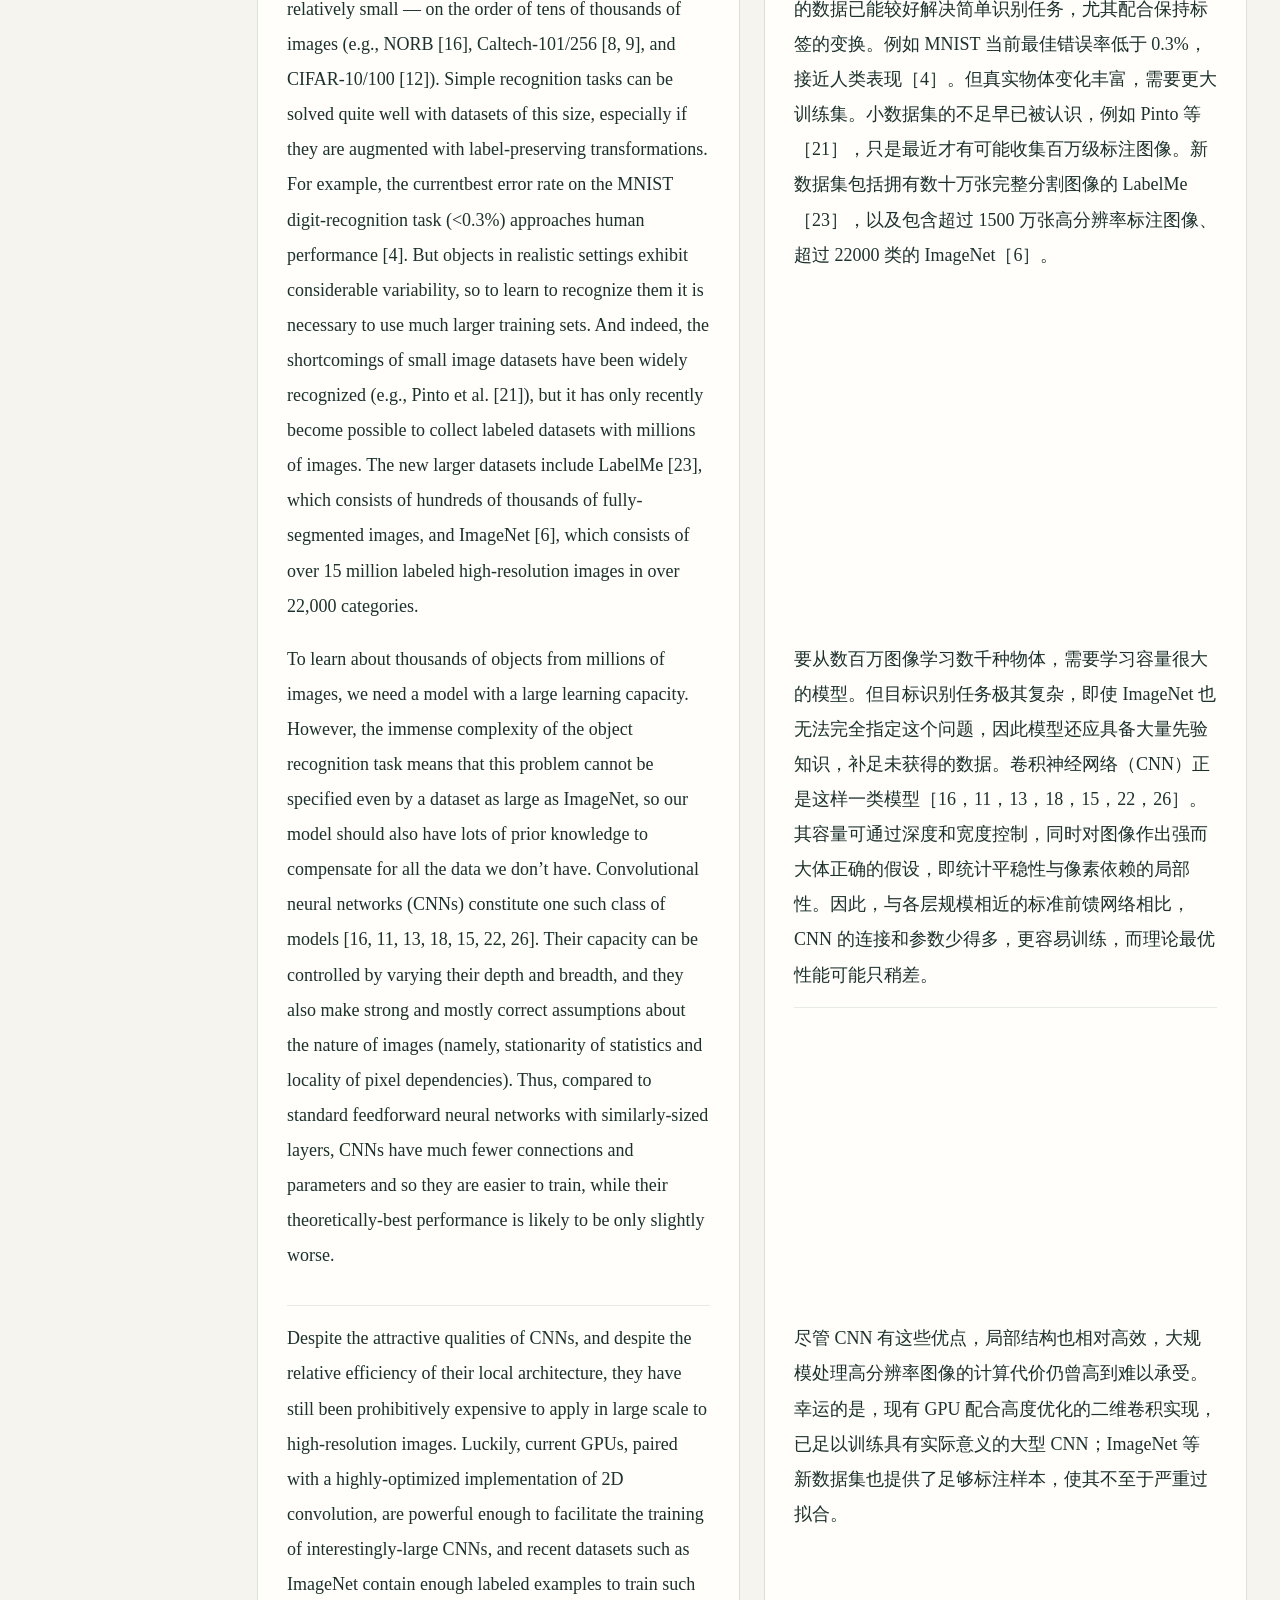
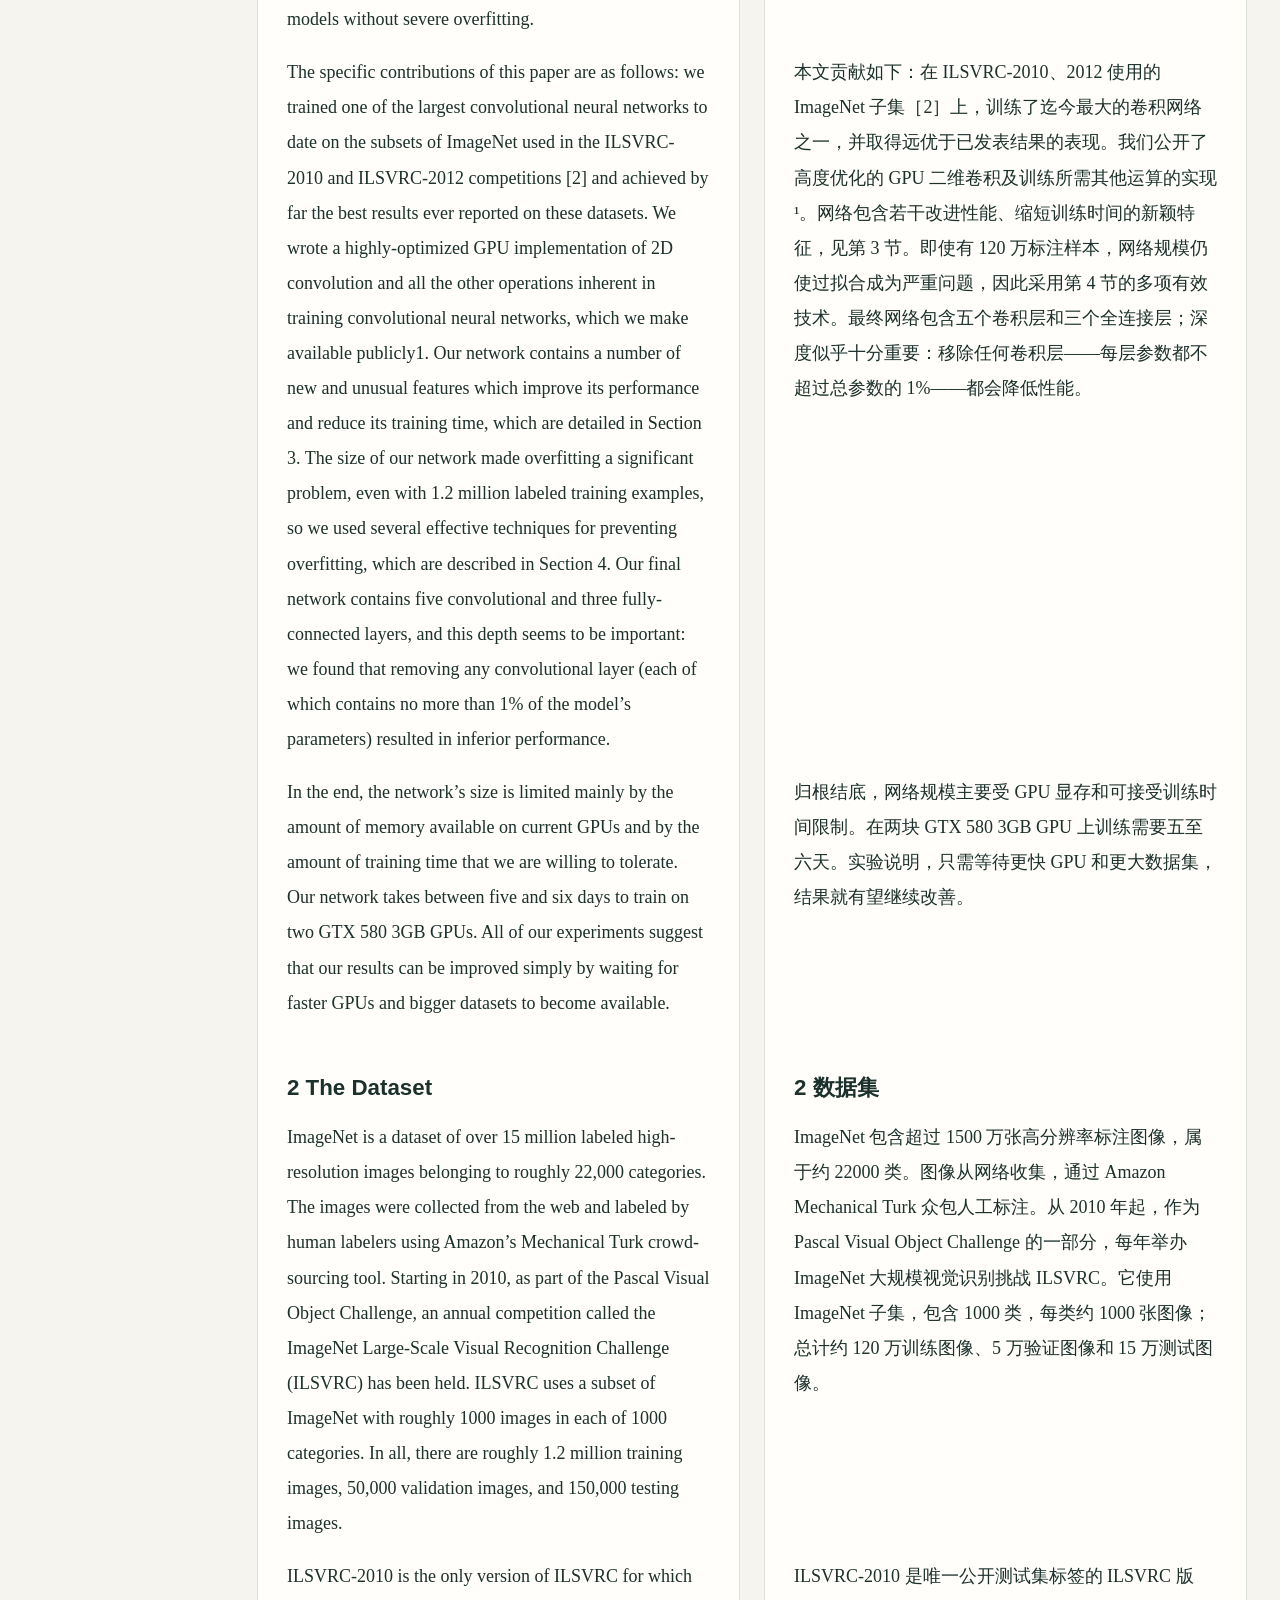
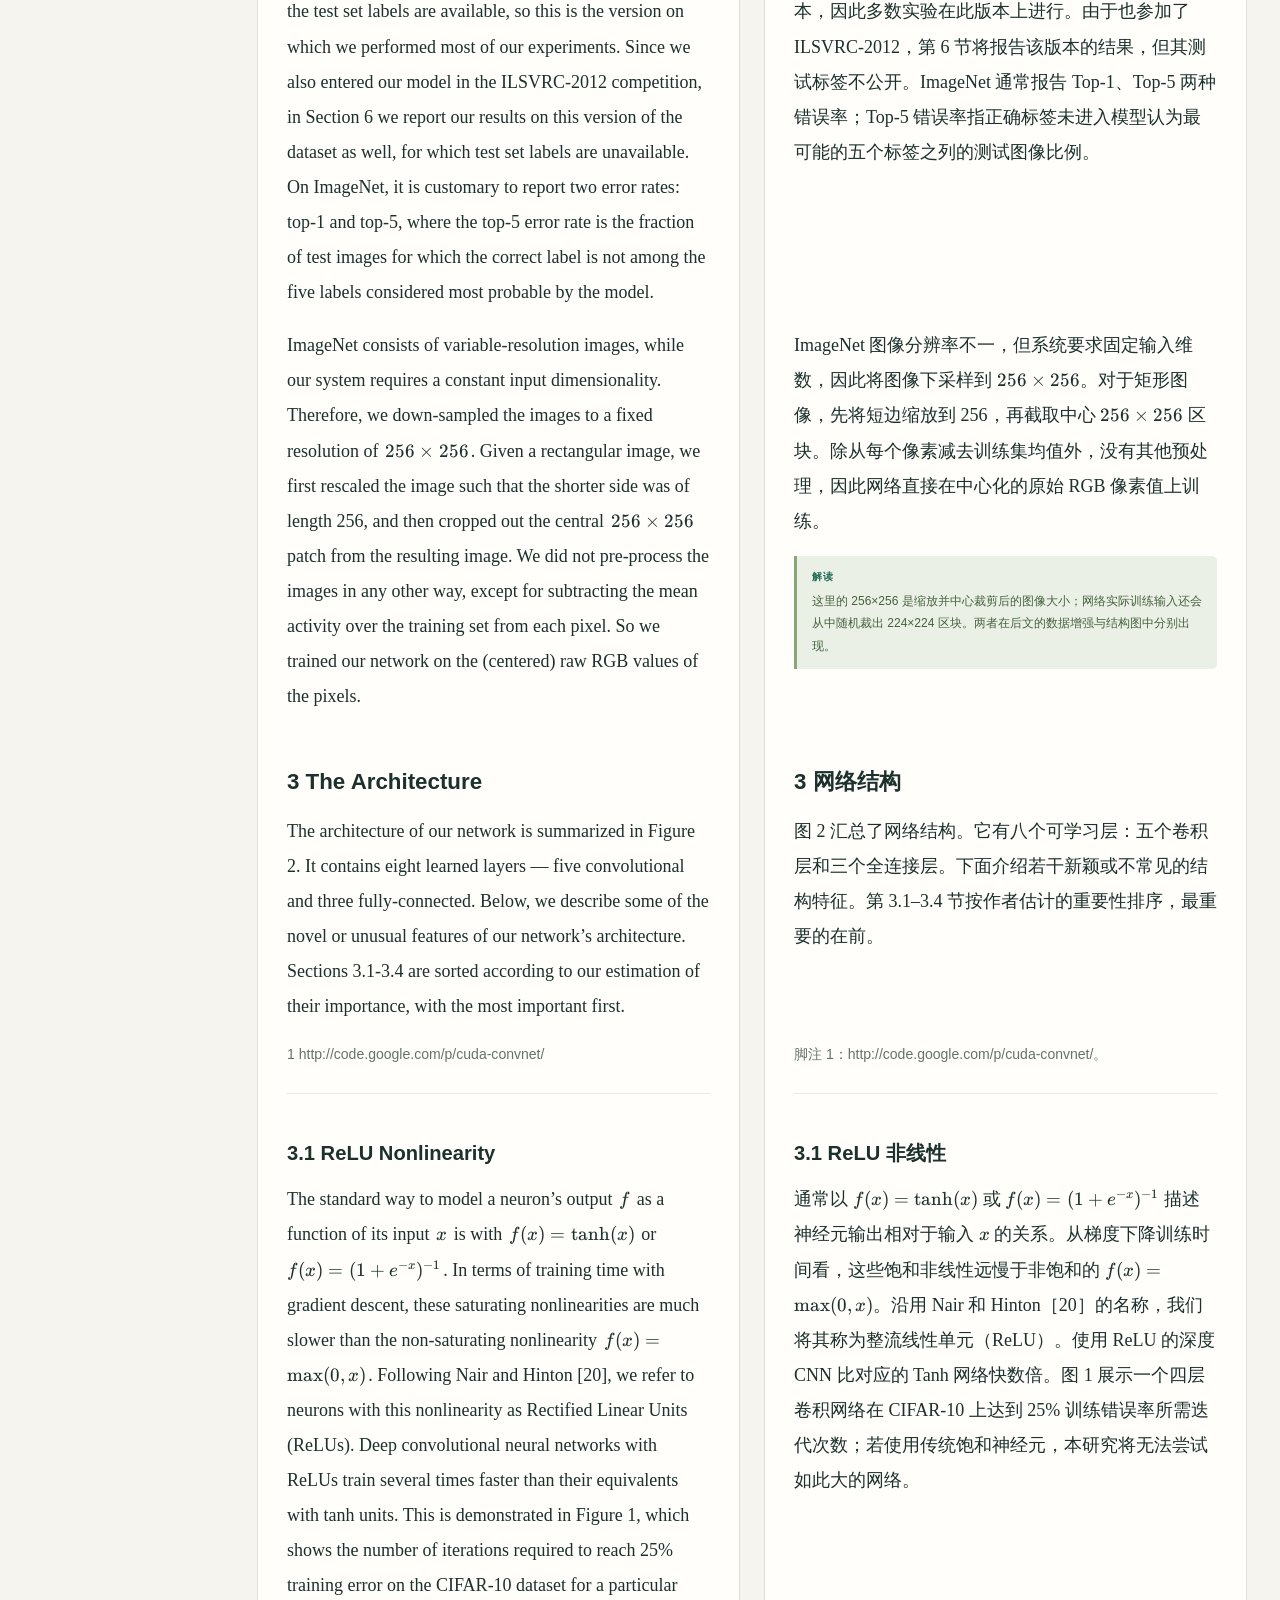
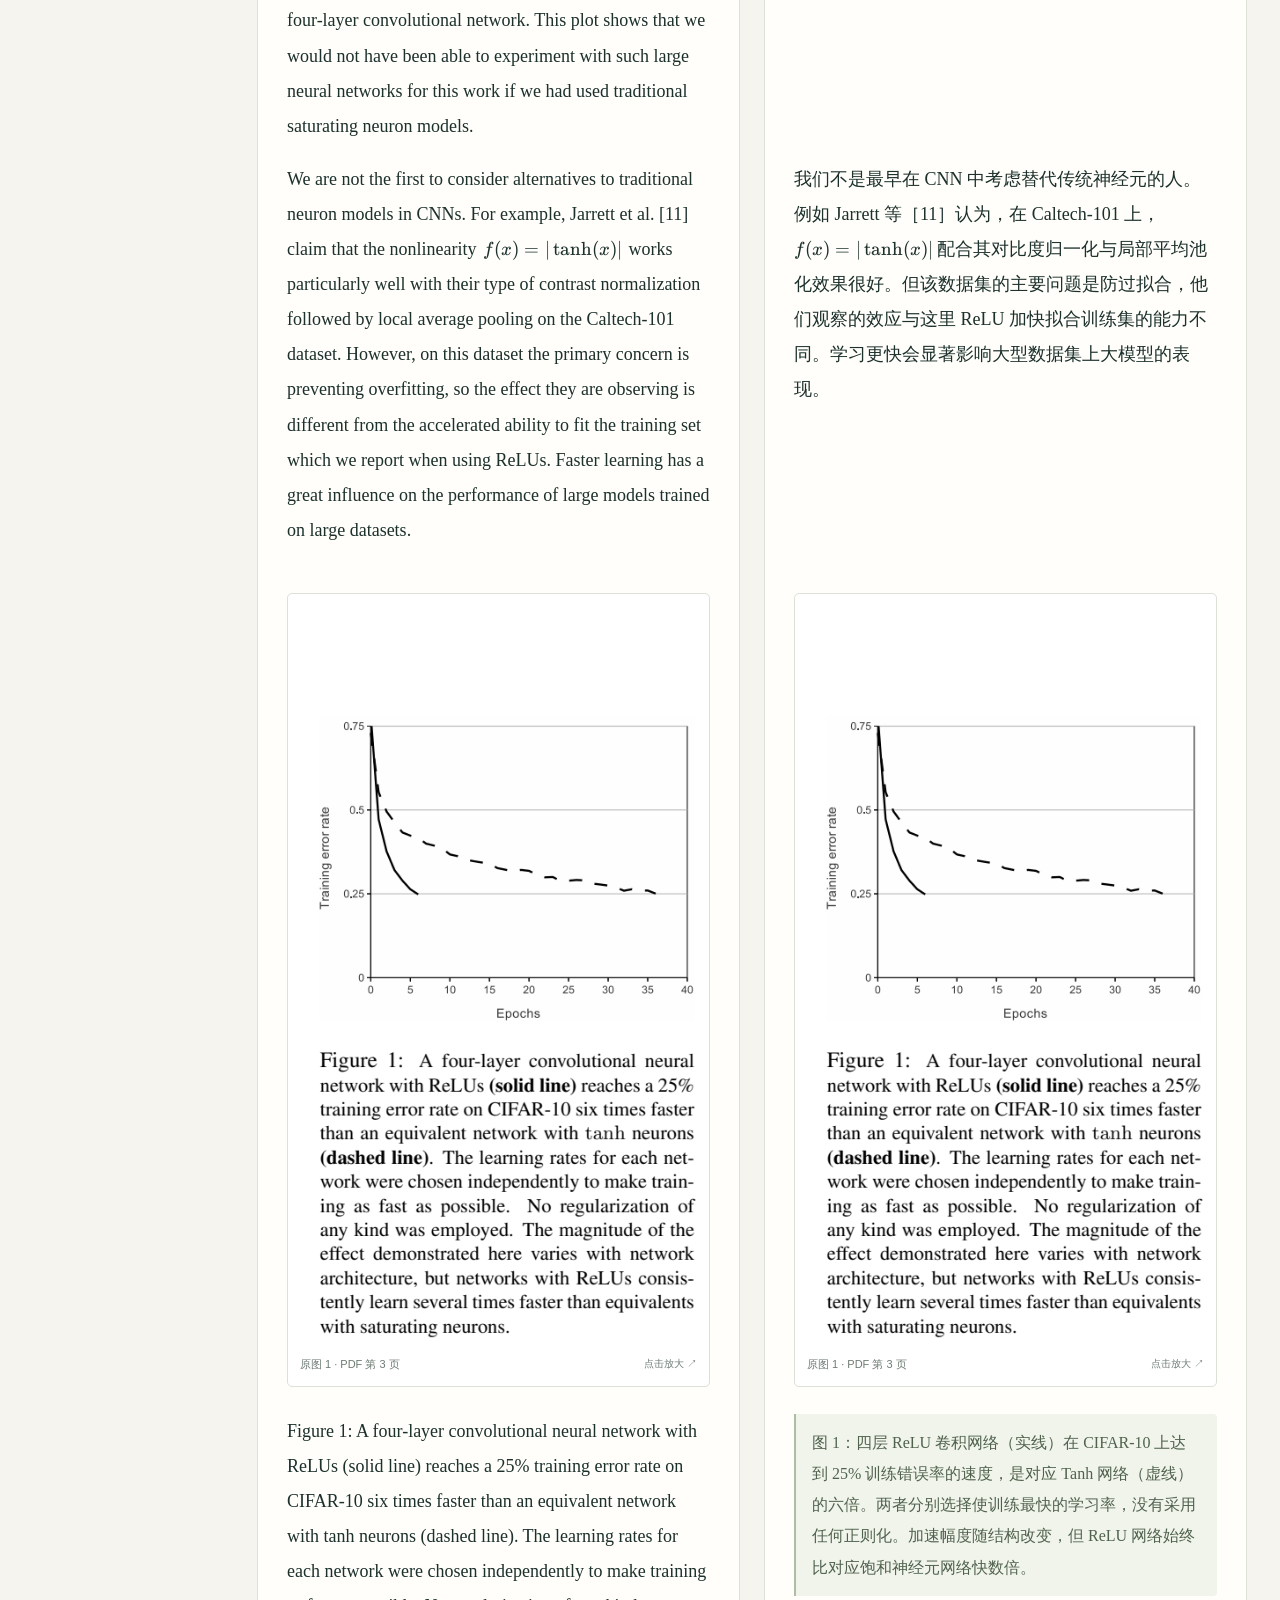
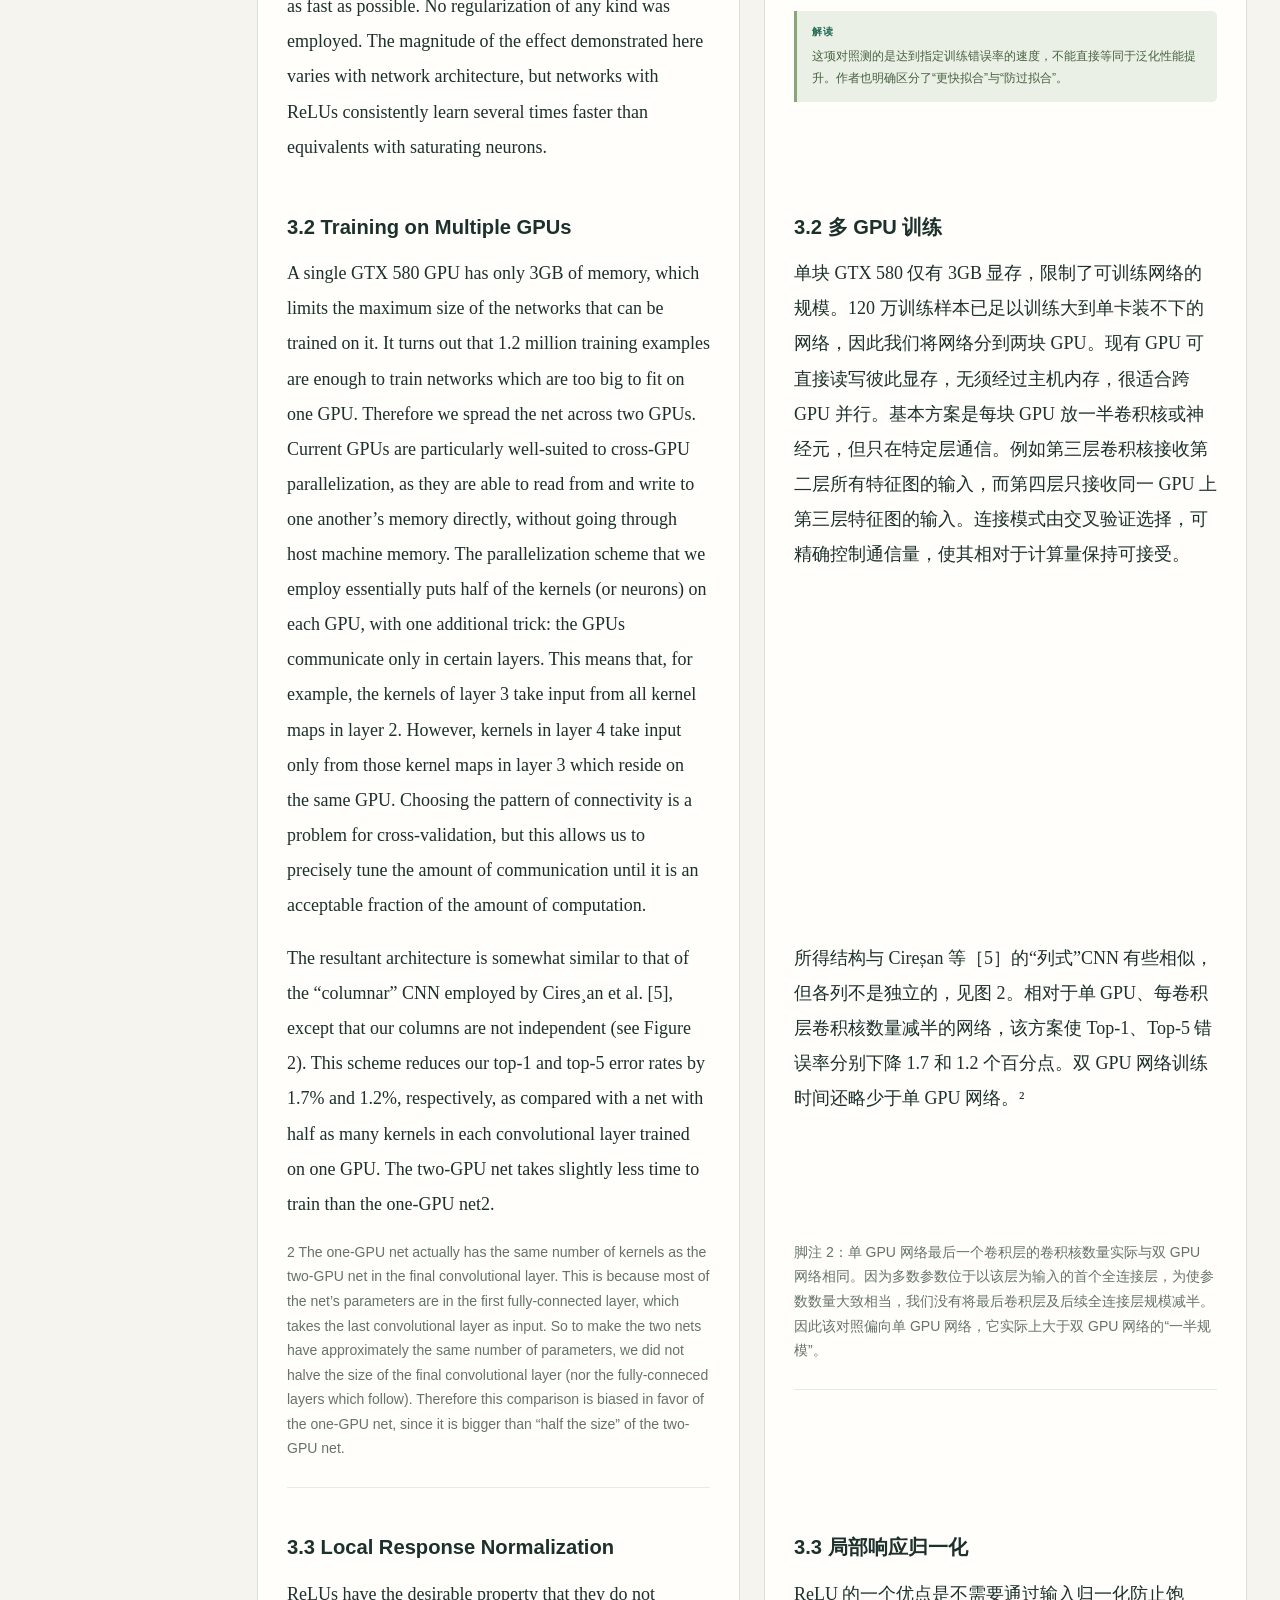
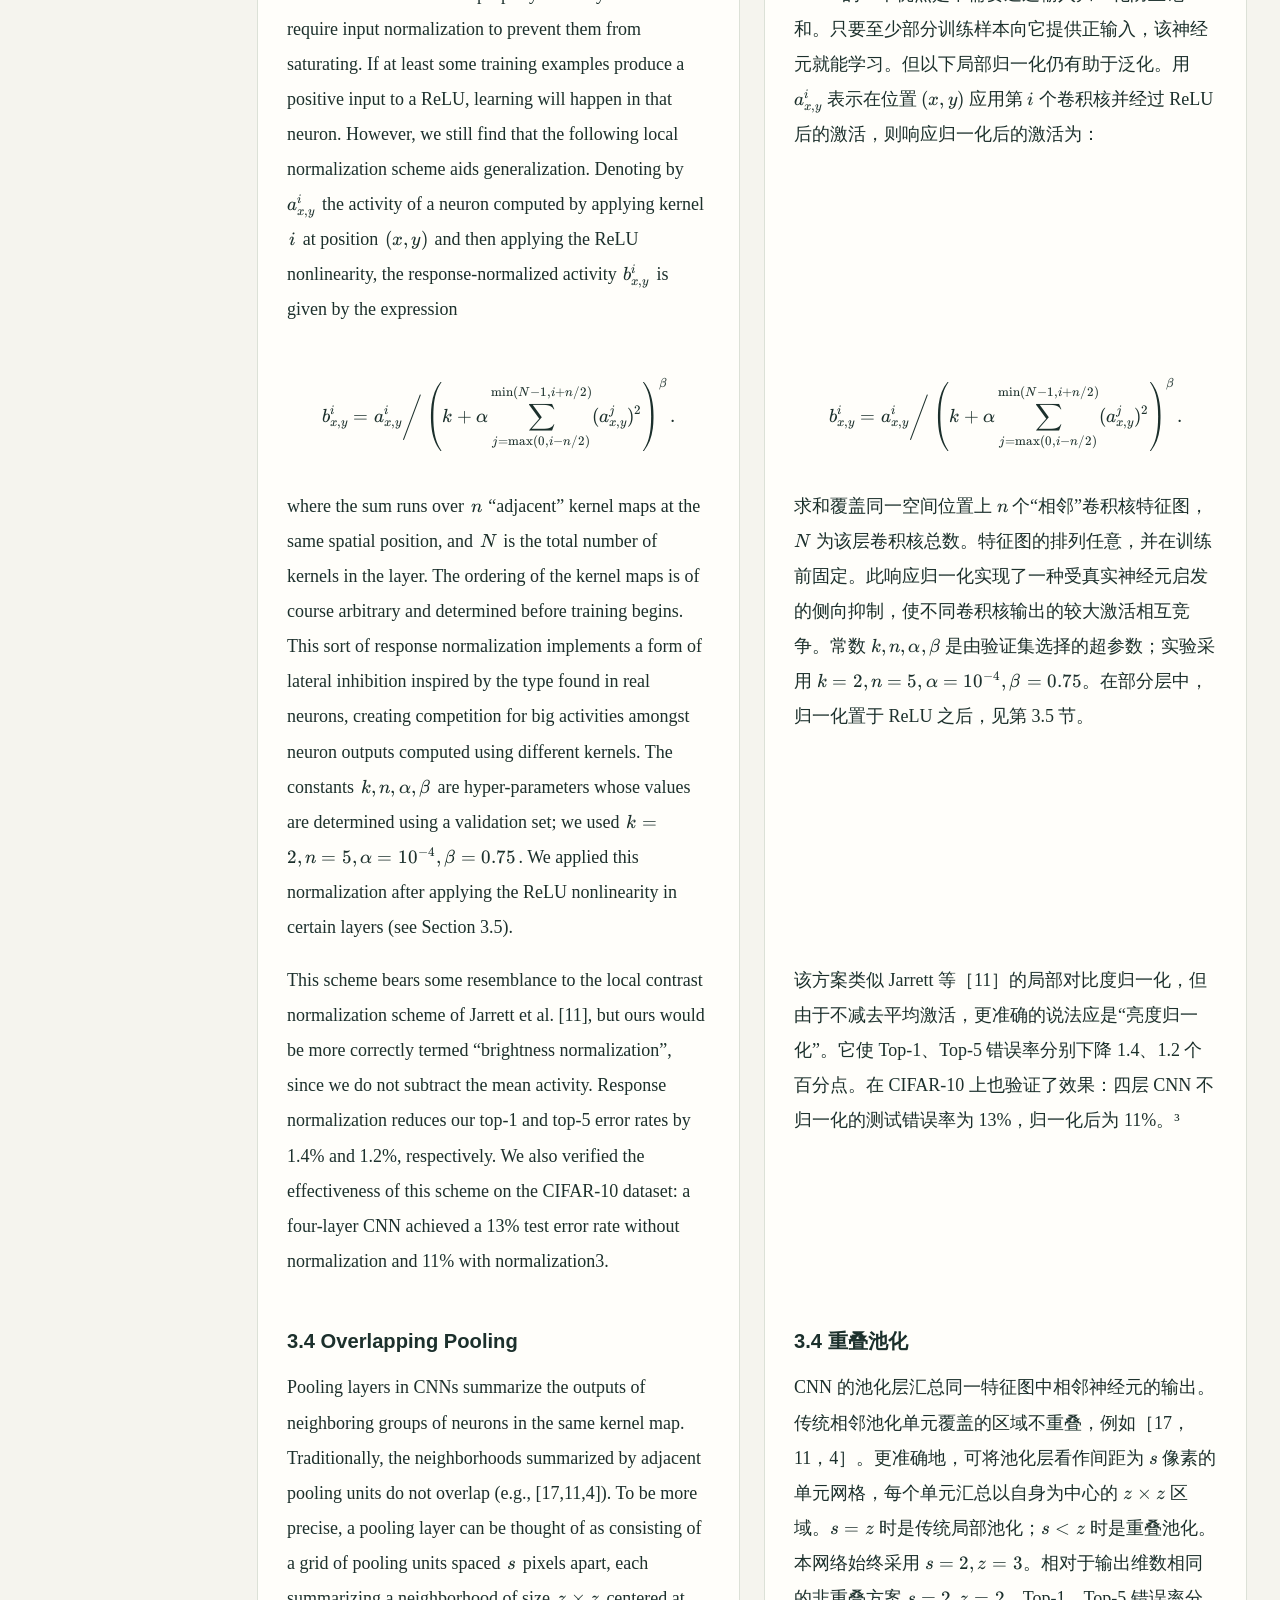
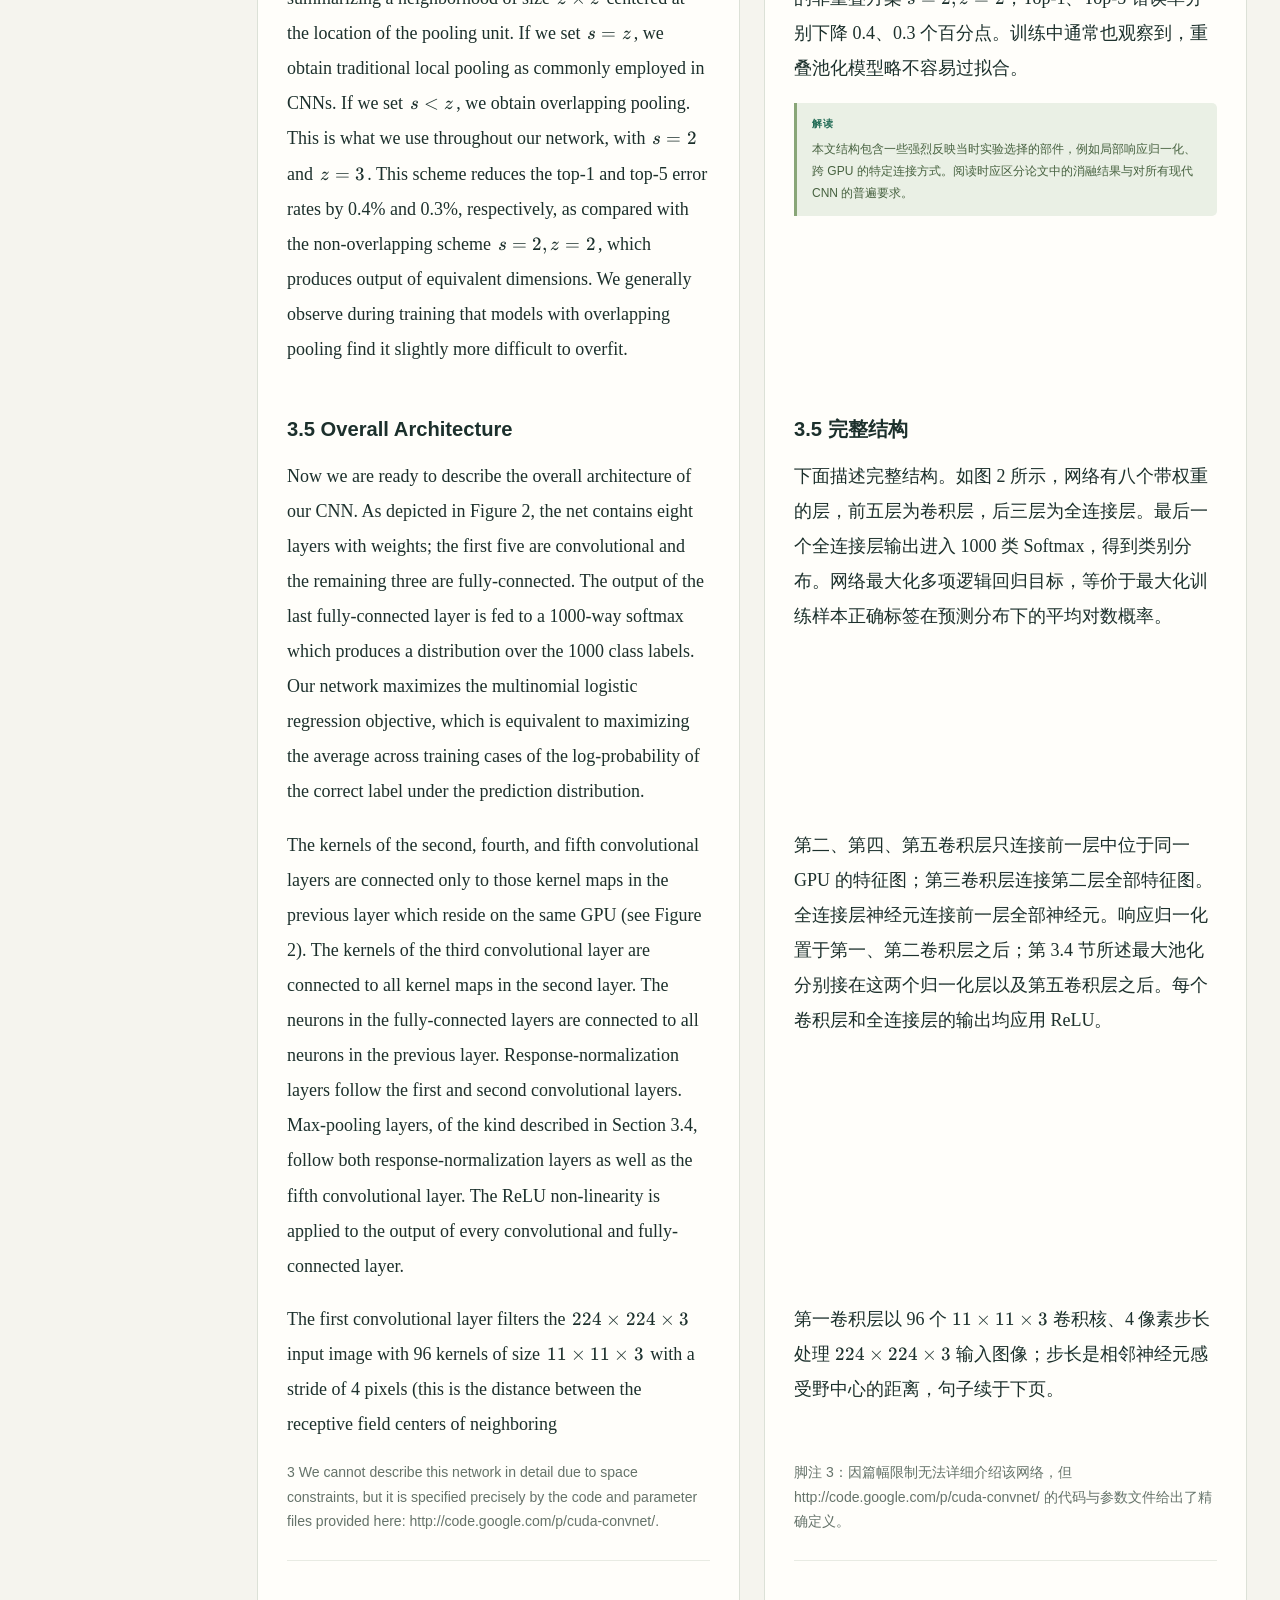
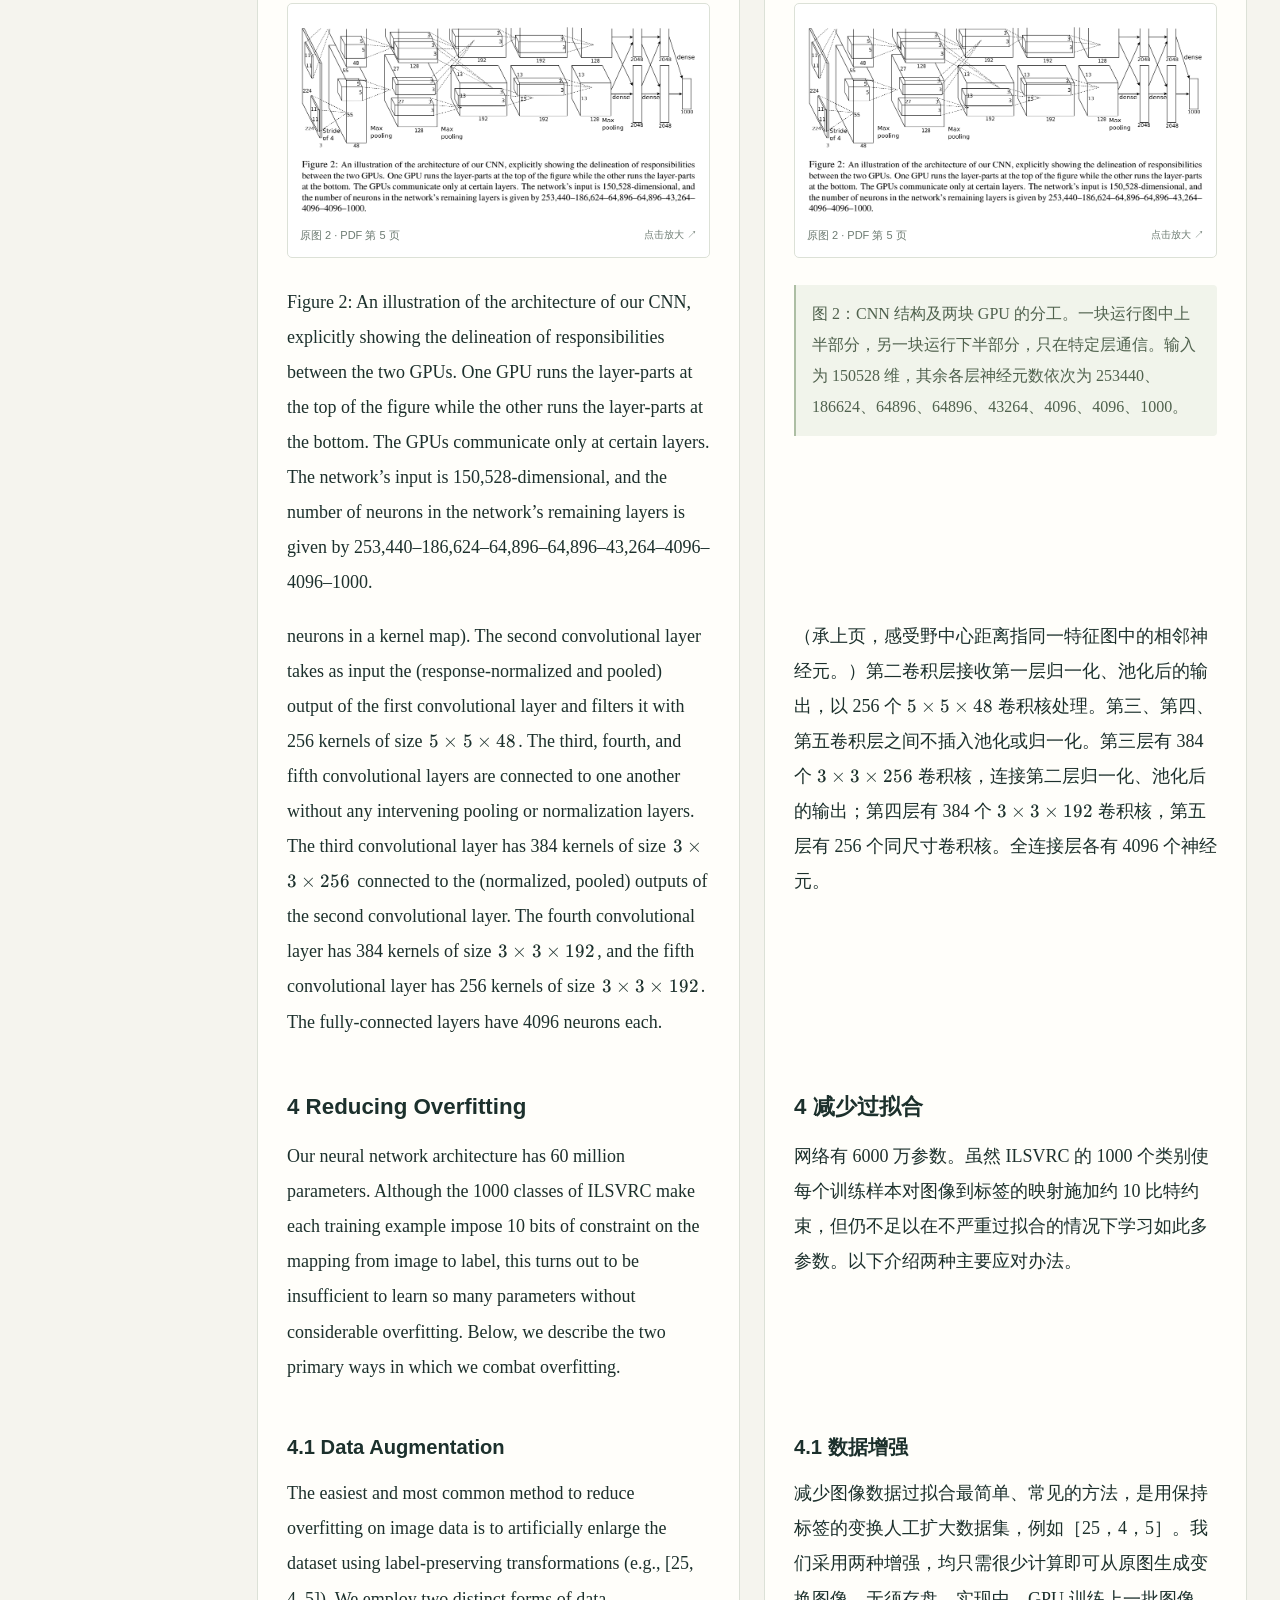
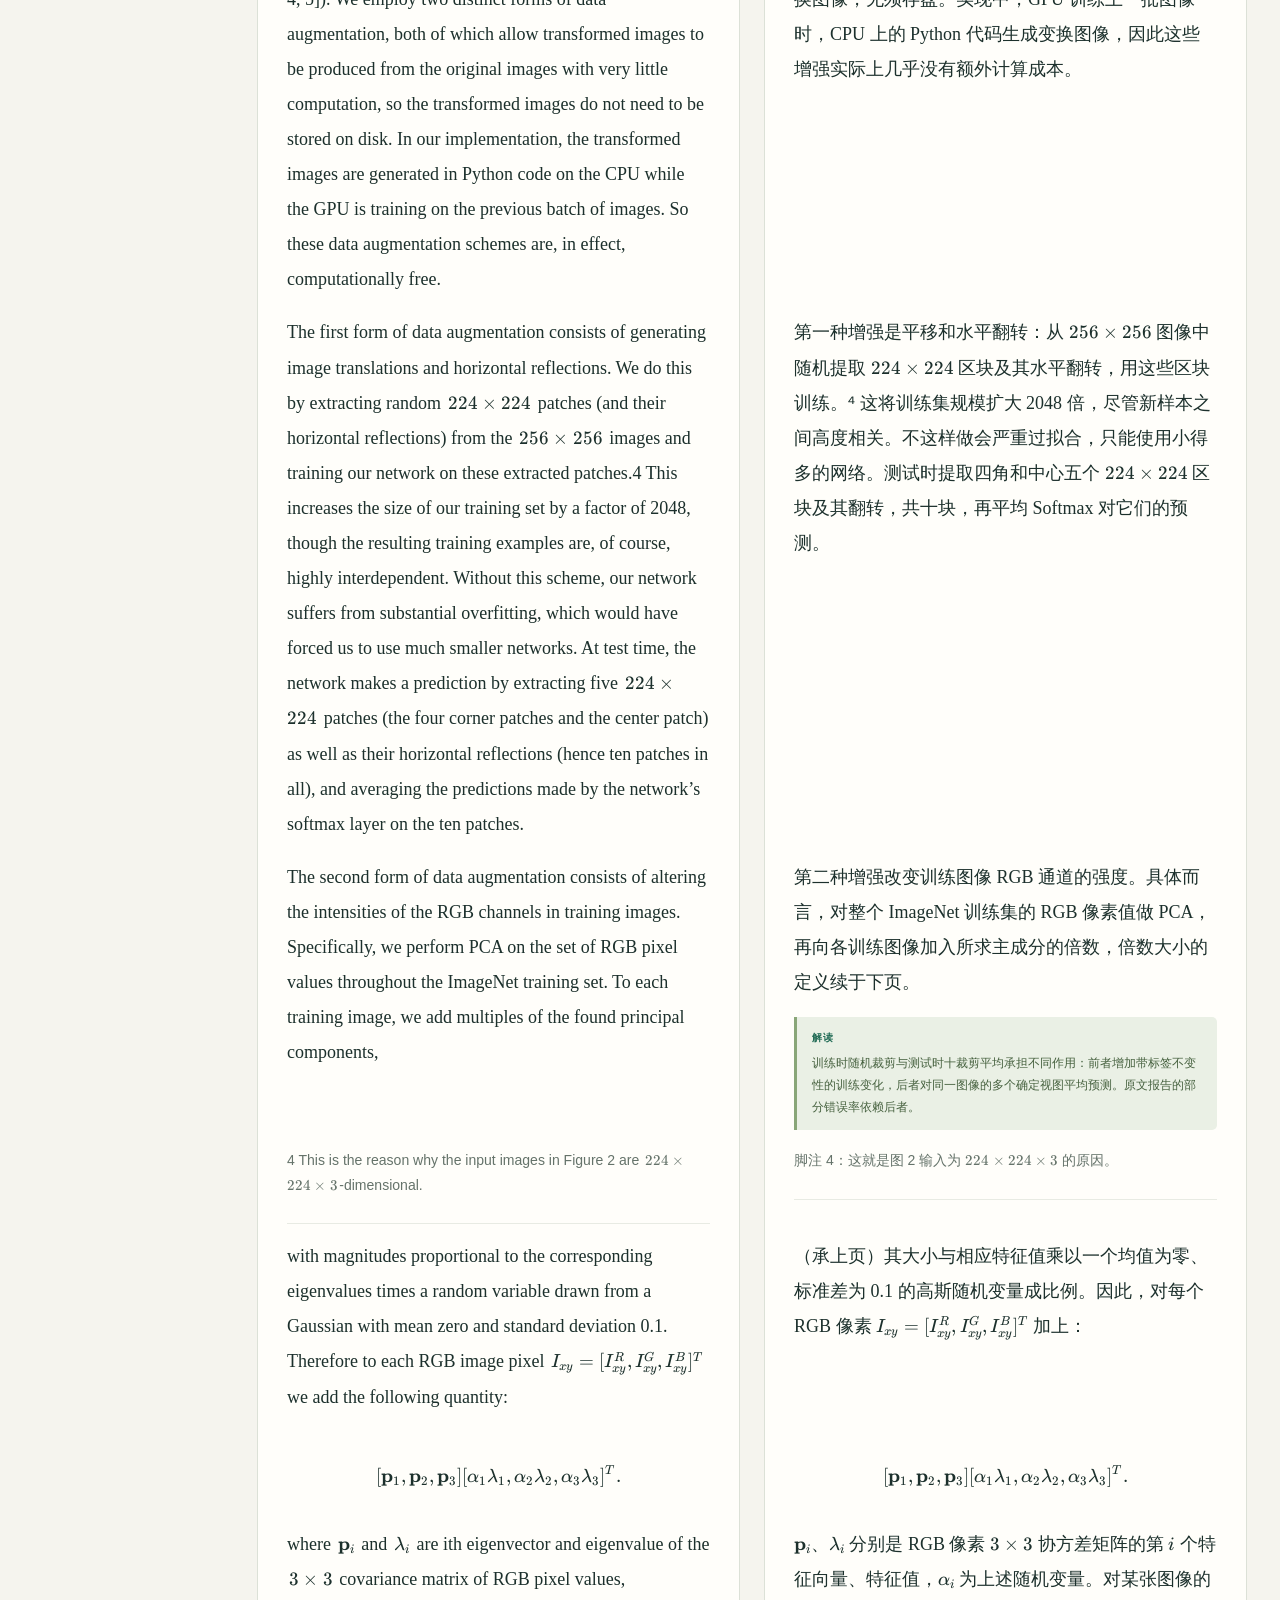
<file: papers/alexnet.html>
<!doctype html>
<html lang="zh-CN" data-base=".." data-routing="hash">
<head>
<meta charset="utf-8">
<meta name="viewport" content="width=device-width,initial-scale=1">
<meta name="color-scheme" content="light">
<meta name="description" content="12 篇机器学习与深度学习经典论文：按主题分层浏览，逐段中英对照，完整原图、数学公式、章节导航与阅读解读。">
<title>AlexNet · 论文精读馆</title>
<link rel="icon" href="data:image/svg+xml,%3Csvg xmlns='http://www.w3.org/2000/svg' viewBox='0 0 40 40'%3E%3Crect width='40' height='40' rx='8' fill='%231c302c'/%3E%3Ctext x='11' y='29' font-family='Georgia' font-size='29' fill='%23fffefa'%3Ef%3C/text%3E%3C/svg%3E">
<link rel="stylesheet" href="../assets/vendor/katex/katex.min.css">
<link rel="stylesheet" href="../assets/style.css?v=a29c6a3342e3">
</head>
<body data-initial-paper="alexnet">
<a class="skip-link" href="#main-content" style="position:absolute;left:-9999px" onfocus="this.style.left='10px'" onblur="this.style.left='-9999px'">跳至正文</a>
<div id="home-view" class="home-view">
 <div class="shell">
  <header class="site-header">
   <a class="brand" href="../index.html"><span class="brand-icon">ƒ</span><span>论文精读馆<small>JINYI’S PAPER LIBRARY</small></span></a>
   <span class="header-note"><i class="dot"></i>原文 · 译文 · 逐段解读</span>
  </header>
  <main id="home-main">
   <section class="hero">
    <div><div class="eyebrow">MACHINE LEARNING & DEEP LEARNING</div><h1>从经典论文，<br><span>读懂模型如何工作。</span></h1><p>从提升方法到卷积网络、注意力与生成模型。<br class="desktop-break">按主题探索，对照原文与译文，沿着段落、推导和实验读下去。</p></div>
    <aside class="hero-aside"><div class="stat-row"><b>12<span>篇论文</span></b><b>212<span>页原文</span></b></div><p>全文 · 附录 · 参考文献<br>原图、公式与表格保留原版</p></aside>
   </section>
   <nav class="reading-path" aria-label="主题快捷入口"><span class="path-label">探索主题</span><div id="reading-path" style="display:contents"></div></nav>
   <div class="library-layout">
    <aside class="collection-sidebar"><div class="collection-nav-label">主题目录 <small>EXPLORE</small></div><nav id="collection-nav" aria-label="论文主题分层目录"></nav></aside>
    <section class="collection-main" aria-labelledby="shelf-title"><div class="shelf-heading"><div><h2 id="shelf-title">全部论文 <small>THE COLLECTION</small></h2><p id="collection-active" class="collection-active"></p></div><div class="search-box"><svg viewBox="0 0 24 24" fill="none" stroke="currentColor" stroke-width="1.6"><circle cx="10.5" cy="10.5" r="6.5"/><path d="m16 16 5 5"/></svg><input id="home-search" type="search" placeholder="搜索主题、论文或双语正文…" aria-label="搜索论文与内容"><button class="search-clear hidden" id="clear-home-search" aria-label="清空搜索">×</button></div></div><div id="paper-grid" class="paper-grid"></div><div id="home-results" hidden aria-live="polite"></div></section>
   </div>
  </main>
  <footer class="home-footer"><span lang="en">© 2026 Jinyi. All rights reserved.</span></footer>
 </div>
</div>
<div id="reader-view" hidden>
 <header id="reader-header" class="reader-header">
  <div class="reader-head-left"><a id="reader-home-brand" class="brand" href="../index.html"><span class="brand-icon">ƒ</span><span class="brand-name">论文精读馆</span></a><a id="back-home" class="back-home" href="../index.html">← <span>返回书架</span></a></div>
  <div class="reader-header-controls"><div class="segments" role="group" aria-label="阅读模式"><button id="mode-parallel" data-mode="parallel" class="active" aria-pressed="true">双语对照</button><button id="mode-focus" data-mode="focus" aria-pressed="false">中文阅读</button><button id="mode-pdf" data-mode="pdf" aria-pressed="false">原版 PDF</button></div></div>
  <div class="reader-head-right"><div class="reading-settings"><label><input type="checkbox" id="show-notes" checked>显示解读</label><button id="font-down" aria-label="缩小译文字体">A−</button><button id="font-up" aria-label="放大译文字体">A+</button></div><a id="open-pdf-top" class="pdf-link" href="#" target="_blank" rel="noopener">打开原始 PDF ↗</a></div>
 </header>
 <div class="reader-layout">
  <div class="sidebar-backdrop" id="sidebar-backdrop"></div>
  <aside id="sidebar" class="sidebar" aria-label="论文目录">
   <div class="side-eyebrow">READING ROOM</div><div class="side-title" id="side-title"></div><p class="side-subtitle" id="side-subtitle"></p>
   <div class="search-box side-search"><svg viewBox="0 0 24 24" fill="none" stroke="currentColor" stroke-width="1.6"><circle cx="10.5" cy="10.5" r="6.5"/><path d="m16 16 5 5"/></svg><input id="paper-search" type="search" placeholder="搜索本篇原文 / 译文" aria-label="搜索本篇论文"></div>
   <div class="toc-heading"><span id="toc-heading">章节目录</span><span id="toc-count"></span></div>
   <nav id="toc-list" class="toc-list" aria-label="章节导航"></nav><div id="paper-search-results" class="inpaper-results" hidden aria-live="polite"></div>

  </aside>
  <main id="main-content" class="paper-main">
   <div class="paper-topline"><div class="eyebrow" id="paper-eyebrow"></div><button id="mobile-toc" class="mobile-menu-button" aria-controls="sidebar" aria-expanded="false">☰ 章节目录</button></div>
   <h1 class="paper-heading" id="paper-title"></h1><p id="paper-byline" class="paper-byline"></p>
   <div id="page-context" class="page-context"></div>
   <div id="keyword-bar" class="keyword-bar" aria-label="中英关键词联动定位"></div>
   <div class="reading-columns" id="reading-columns">
    <section class="original-column" aria-label="英文原文">
     <div class="column-heading"><div>英文原文<span class="overline">ORIGINAL</span></div><div class="original-actions"><button id="source-image-mode" aria-pressed="false">原版页</button><button id="source-text-mode" class="active" aria-pressed="true">文本</button><button id="zoom-source">放大 ↗</button></div></div>
     <div class="source-viewport" id="source-viewport"><div id="source-pages" class="source-pages" hidden></div><article id="original-text" class="original-text"></article></div>
     <p class="source-foot"><span id="source-foot-label">图、表、公式与原页排版完整保留</span><button id="copy-original">复制英文全文</button></p>
    </section>
    <section class="translation-column" aria-label="中文译文与解读">
     <div class="column-heading translation-label"><div>中文译文<span class="overline">TRANSLATION</span></div><span id="translation-page-label" style="font-size:10px;color:var(--muted)"></span></div>
     <article class="translation-content" id="translation-content"></article>

    </section>
   </div>
   <section id="pdf-panel" class="pdf-panel" hidden><div class="pdf-fallback"><span>原始 PDF · 可直接核对图表、公式与完整排版</span><a id="pdf-fallback-link" href="#" target="_blank" rel="noopener">在新窗口打开 ↗</a></div><iframe id="pdf-frame" title="论文原始 PDF"></iframe></section>

  </main>
 </div>
</div>
<dialog class="modal" id="image-dialog" aria-label="放大论文原版页面"><div class="modal-toolbar"><span id="zoom-title"></span><div class="zoom-controls"><button id="zoom-out" aria-label="缩小原版页">−</button><output id="zoom-level">100%</output><button id="zoom-in" aria-label="放大原版页">+</button><button id="zoom-fit">适合宽度</button><button id="close-dialog" aria-label="关闭放大页面">关闭 ×</button></div></div><div class="modal-canvas" id="modal-canvas"><img id="zoom-image" alt="放大的论文原版页面"></div></dialog>
<div class="toast" id="toast" role="status" hidden></div>
<script src="../assets/vendor/katex/katex.min.js"></script>
<script src="../data.js?v=defa2f65d334"></script>
<script src="../app.js?v=8a90c788923b"></script>
</body>
</html>
</file>
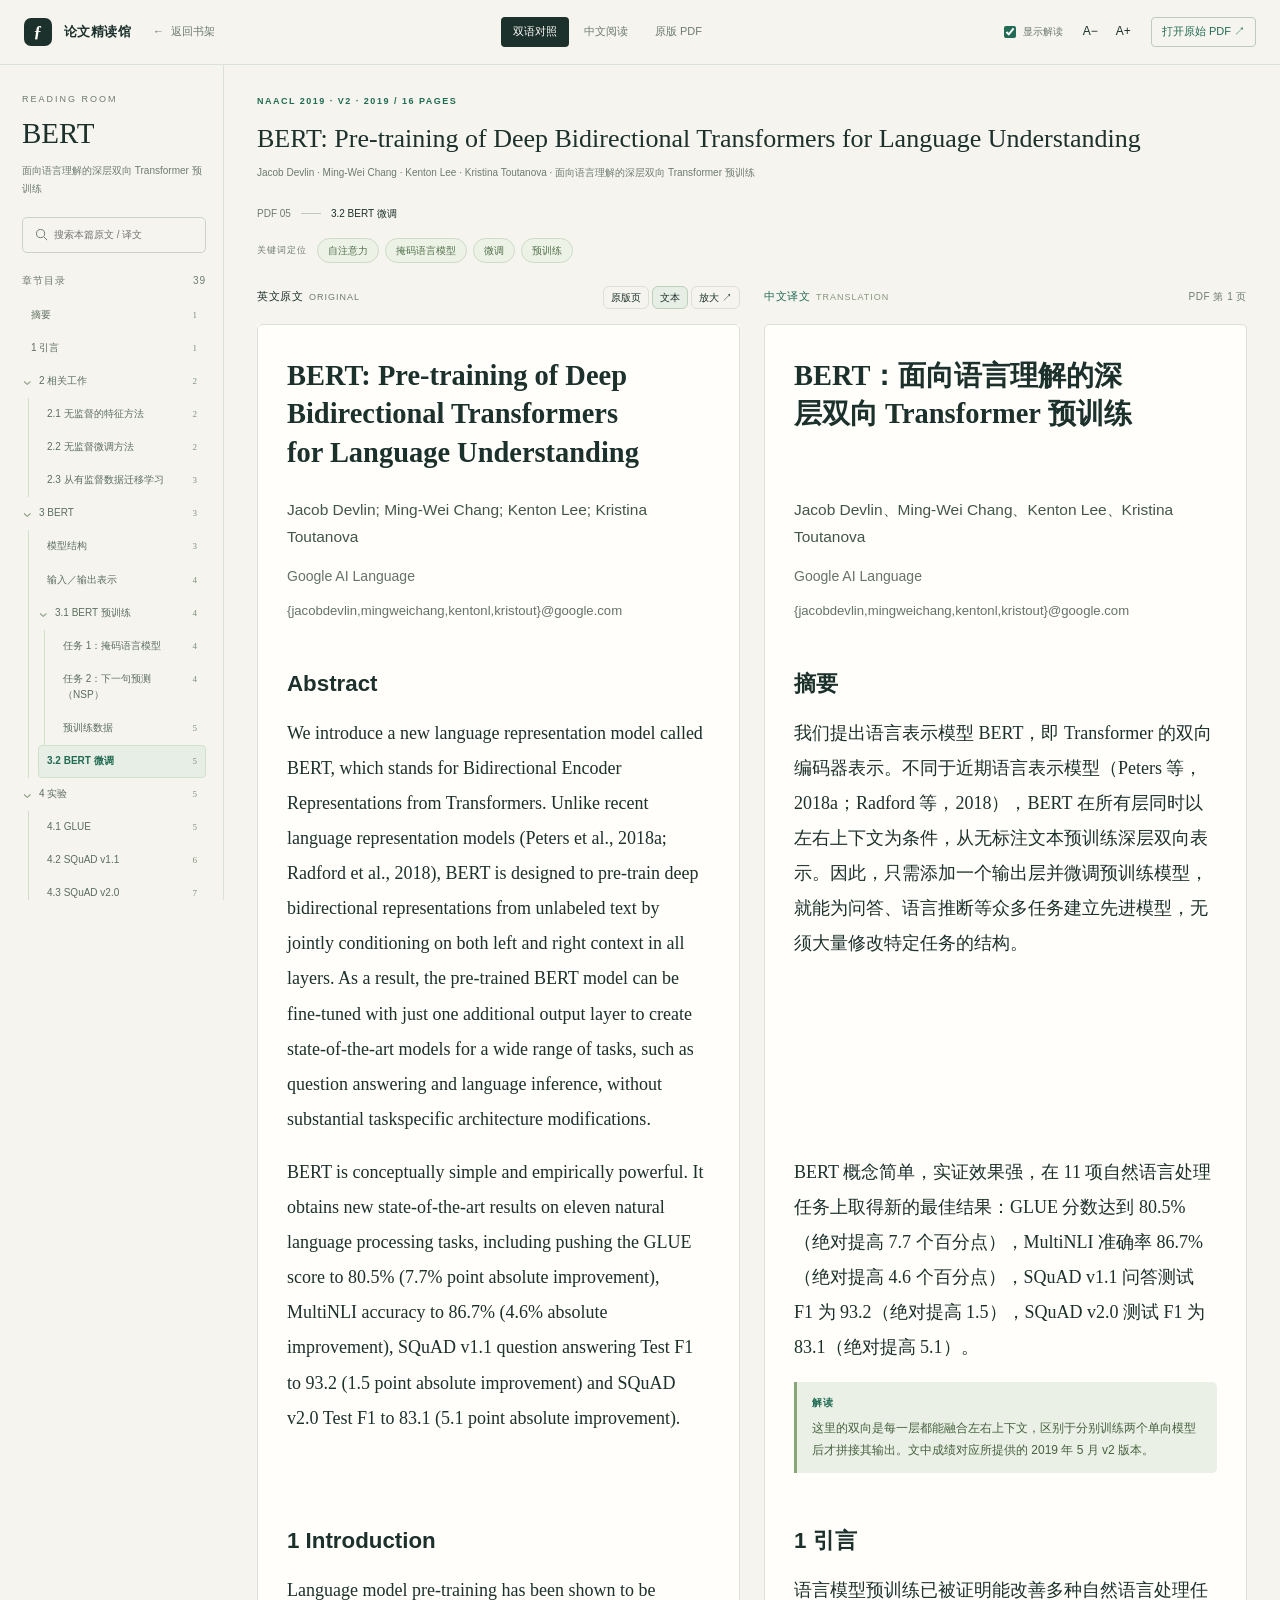
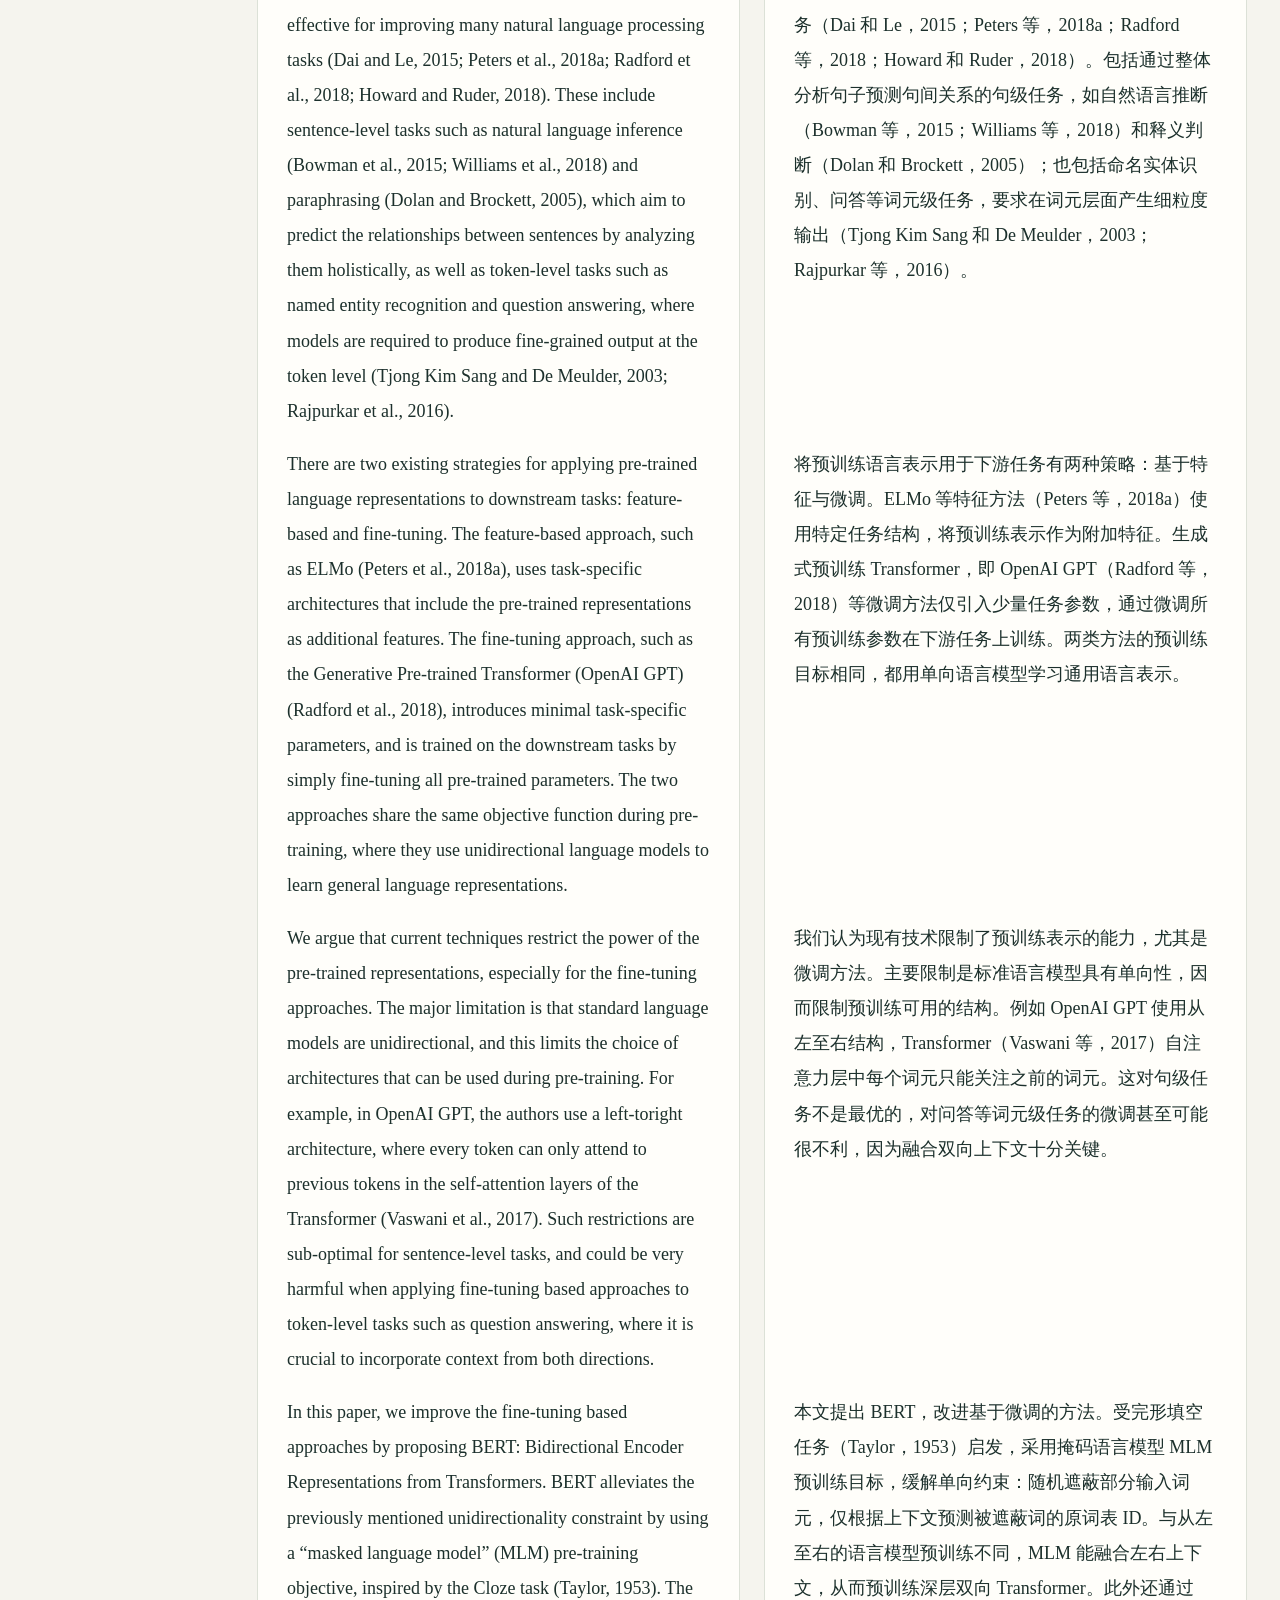
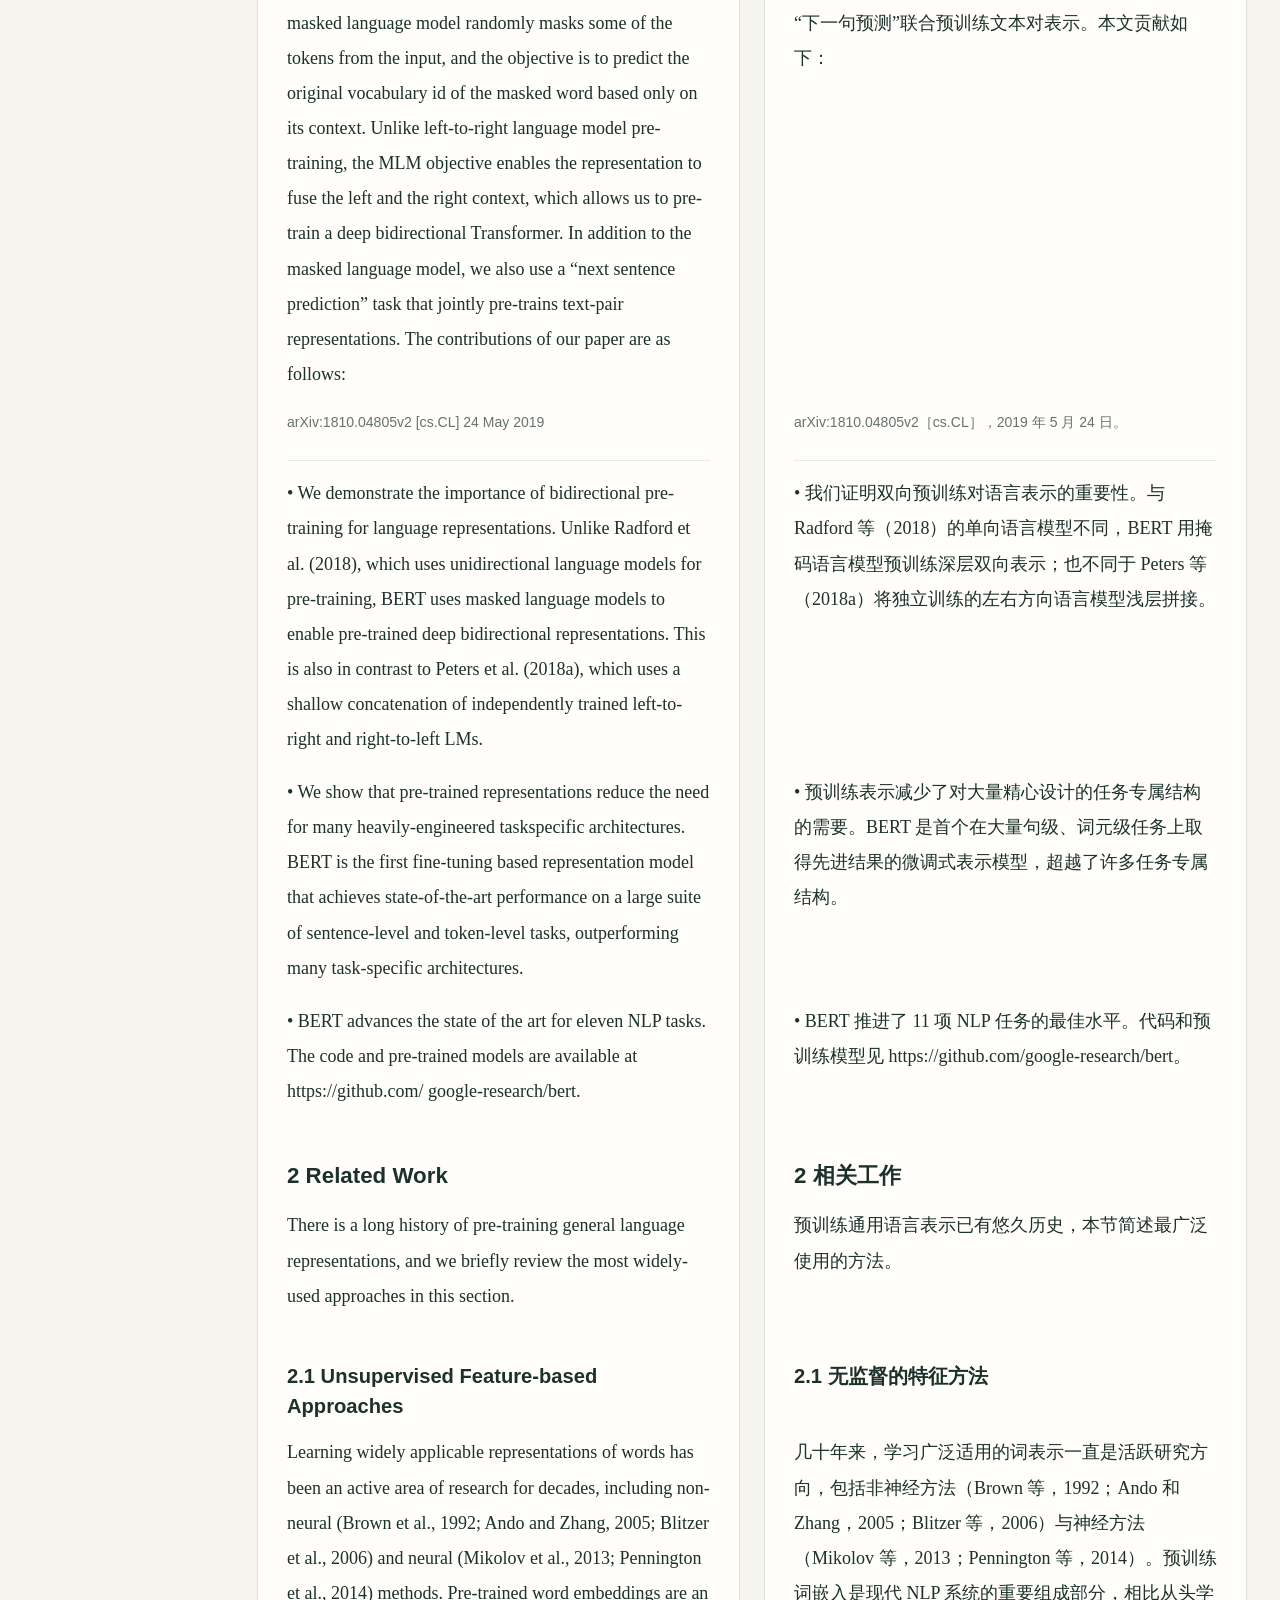
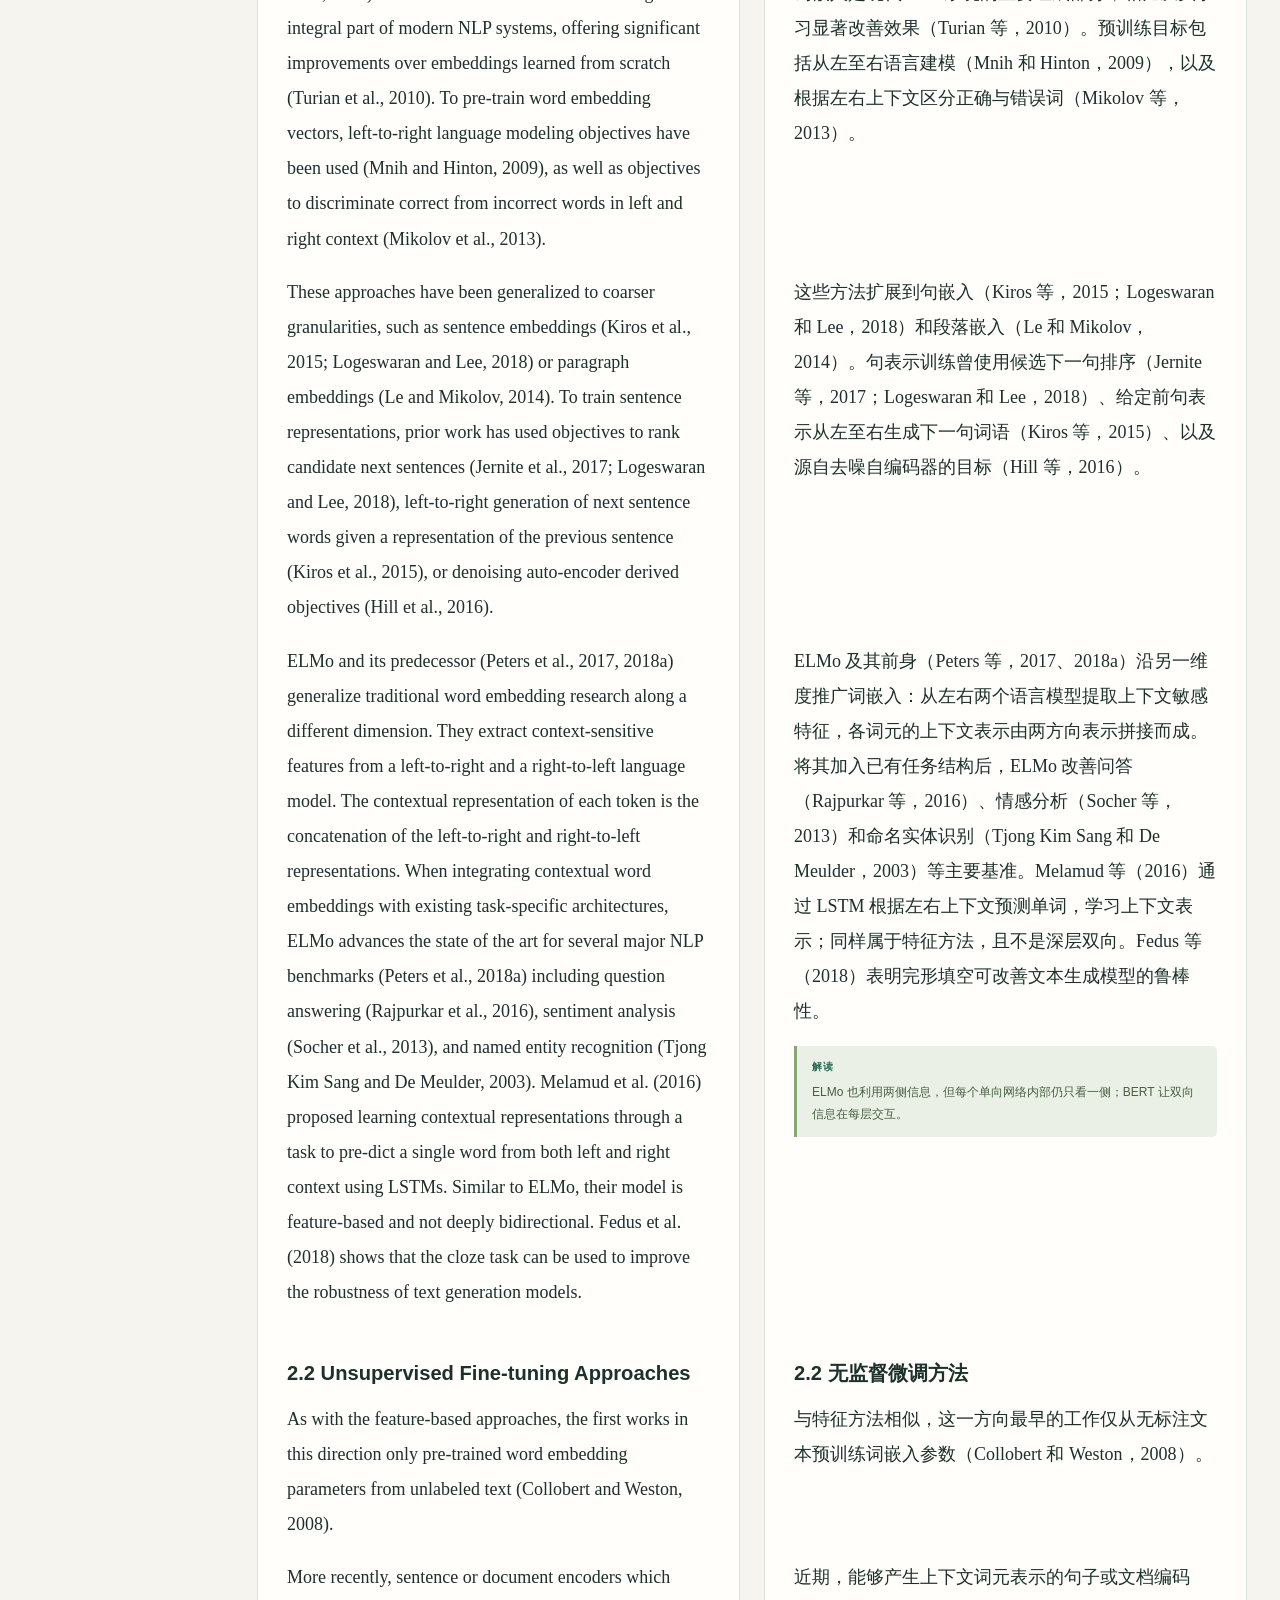
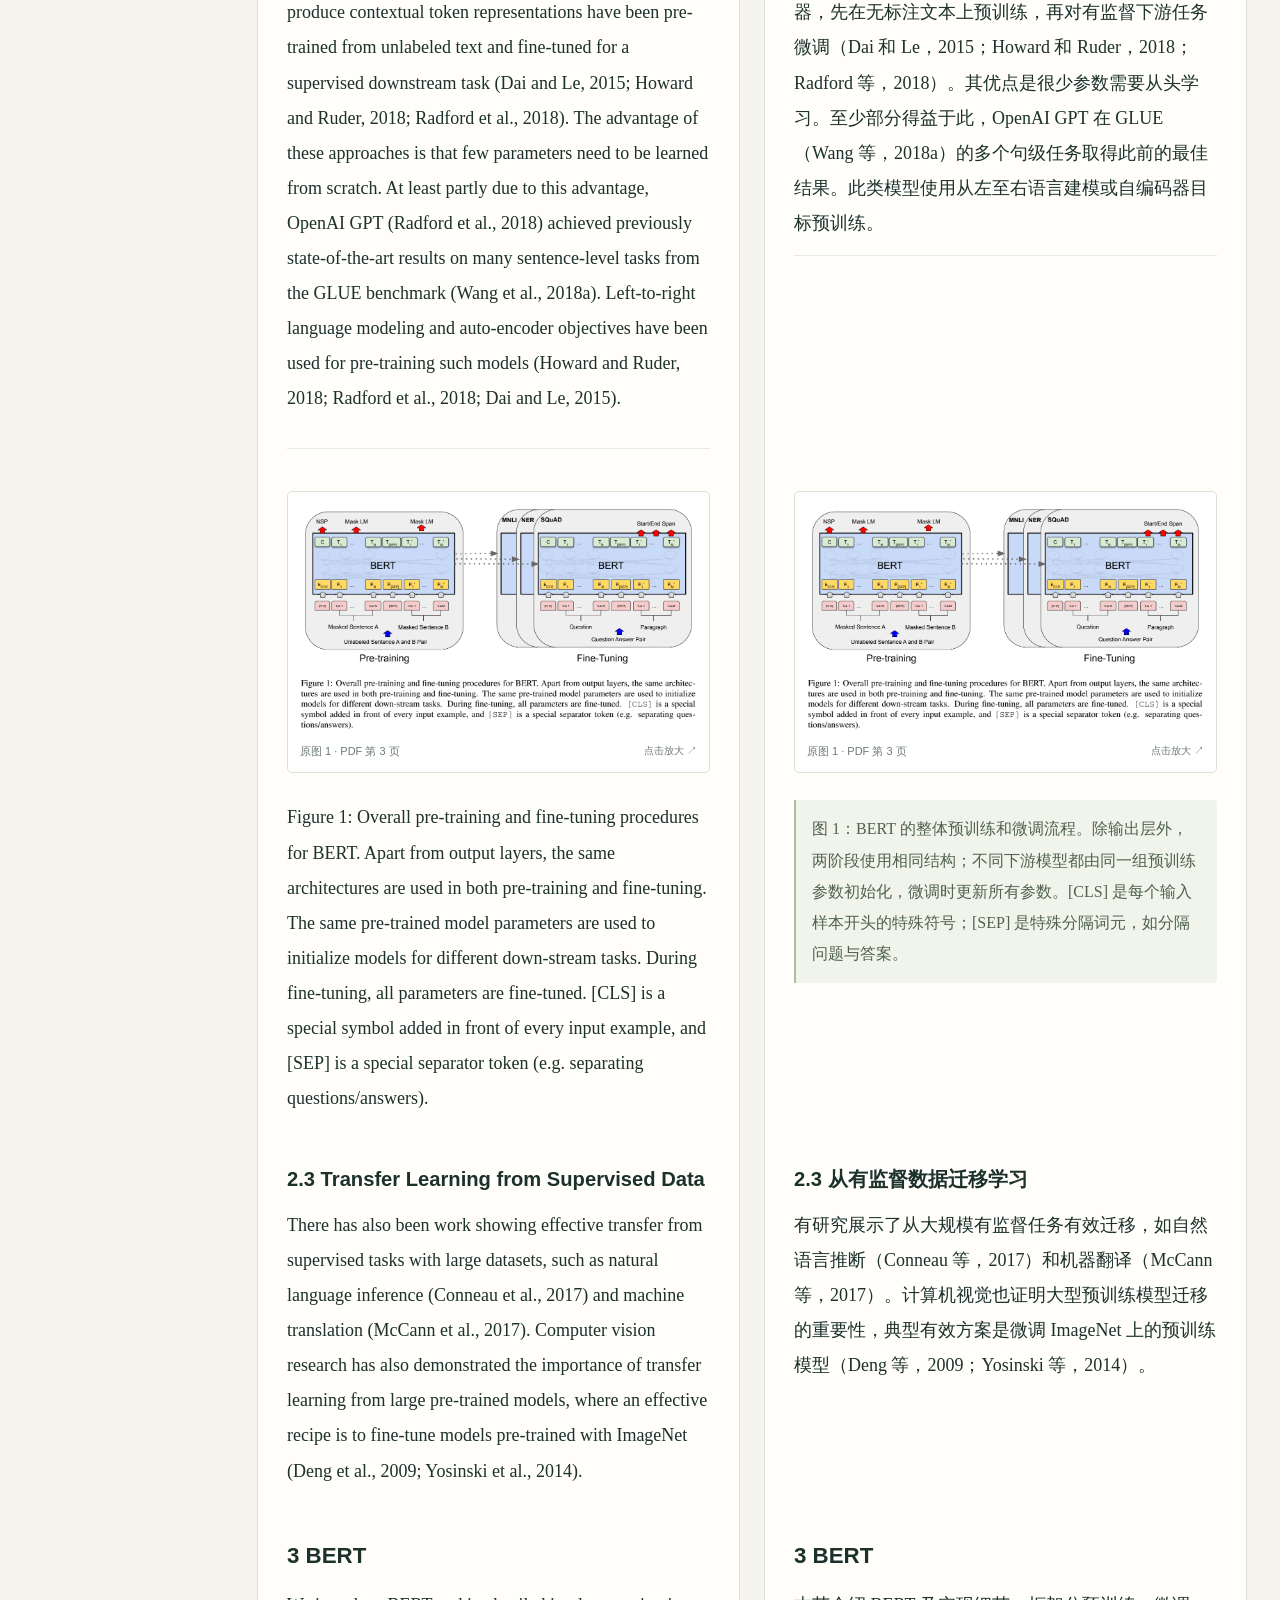
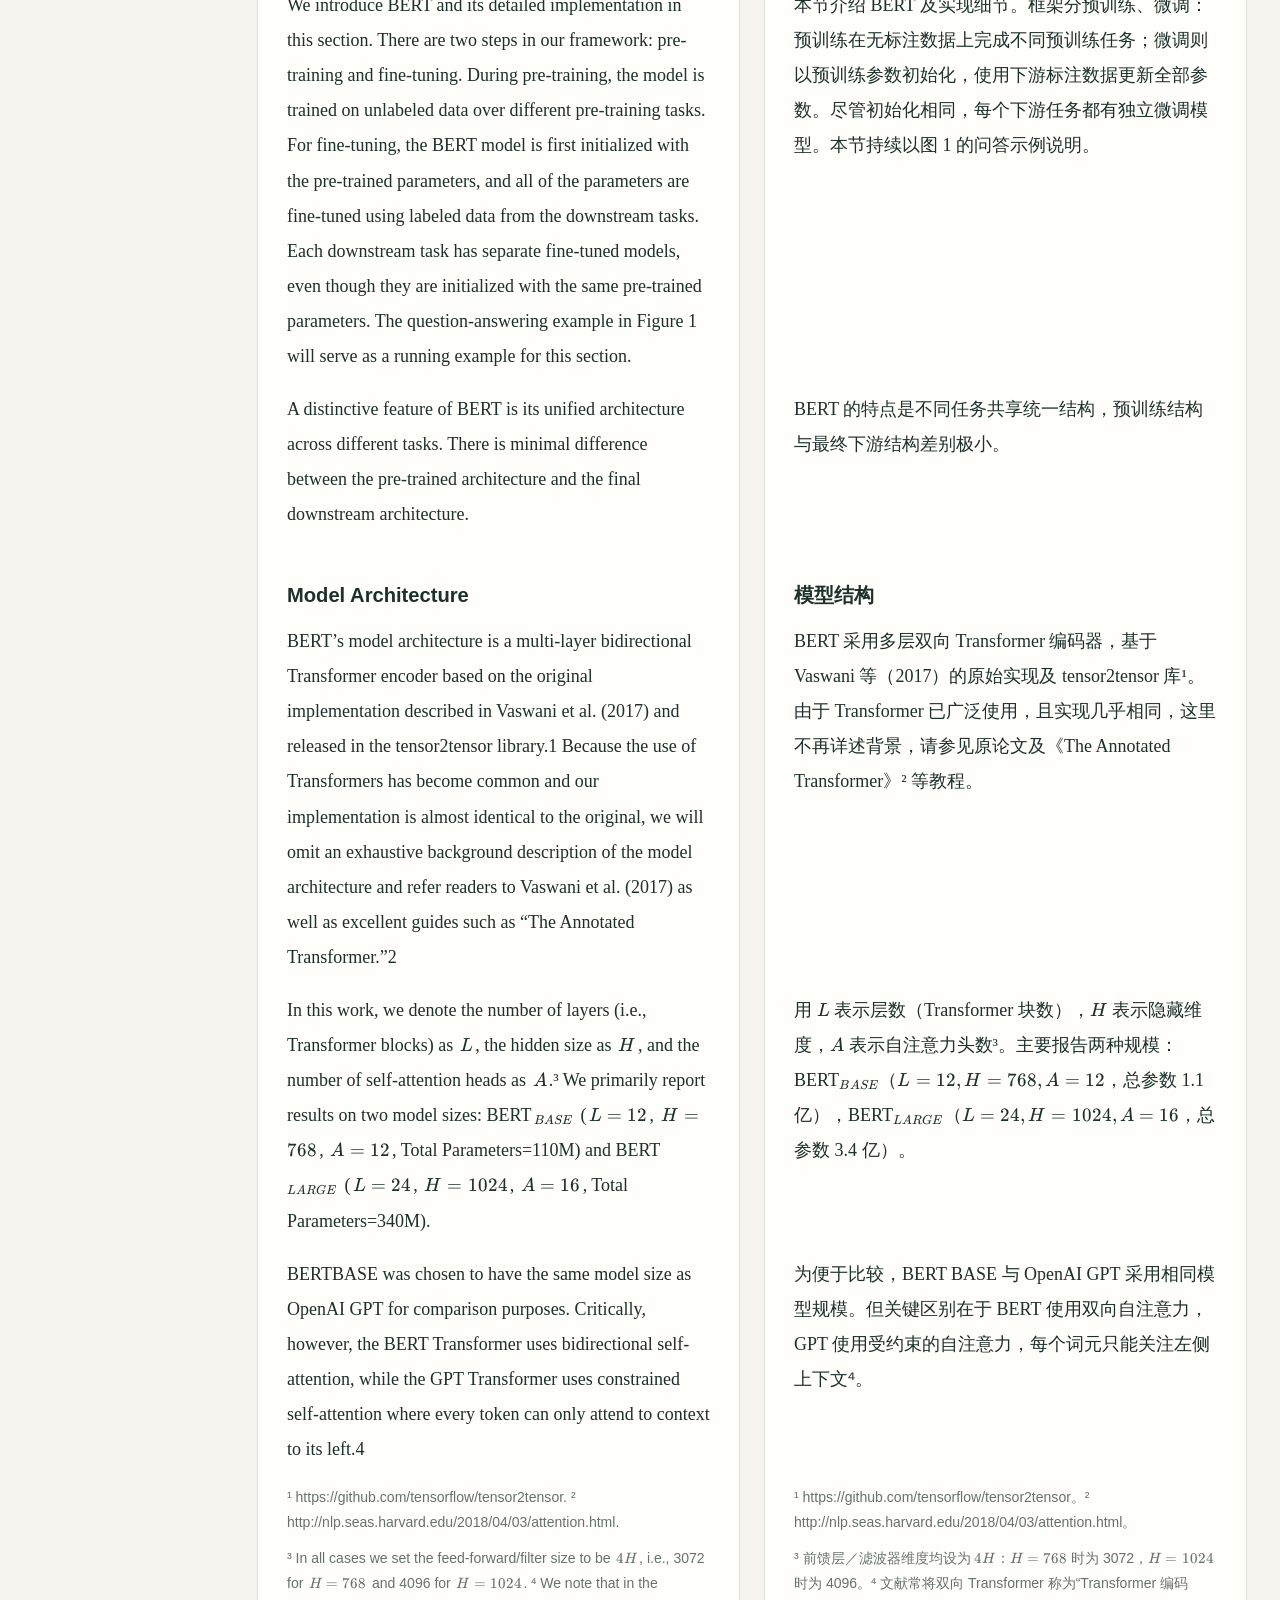
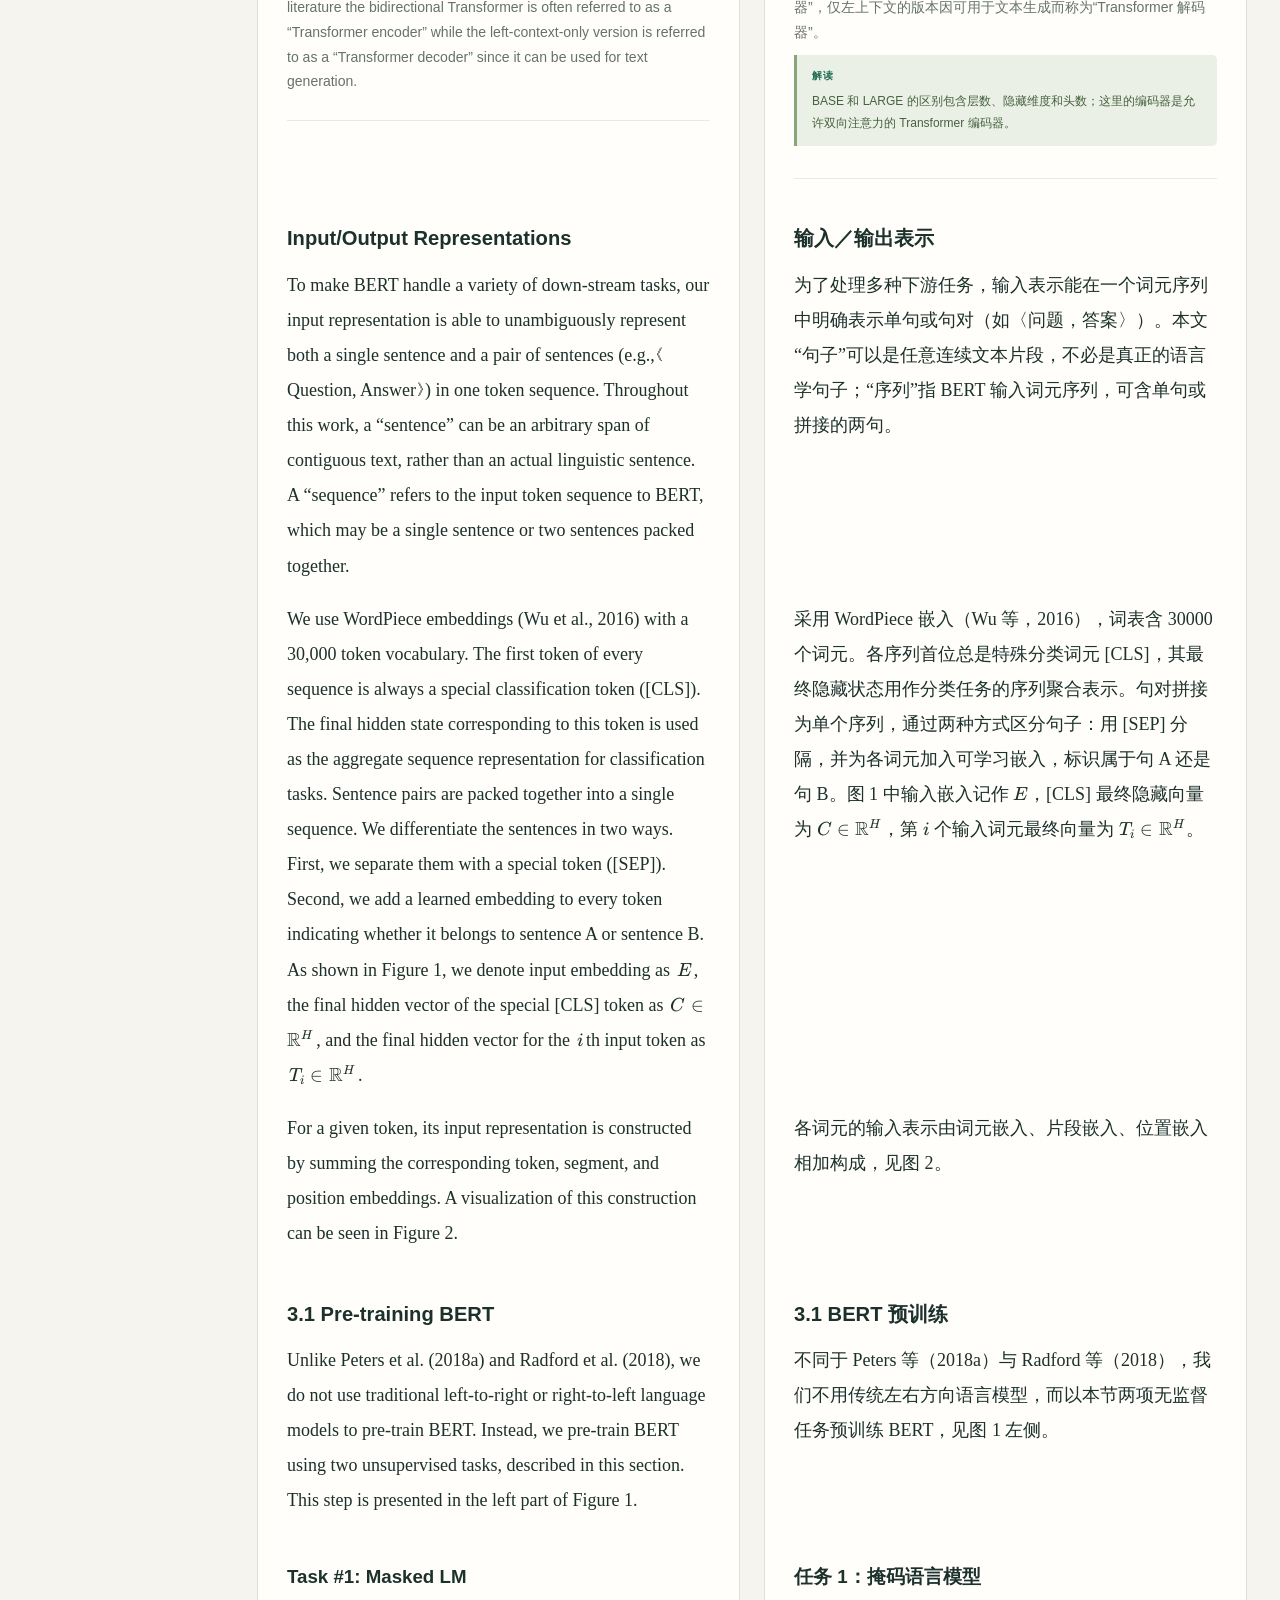
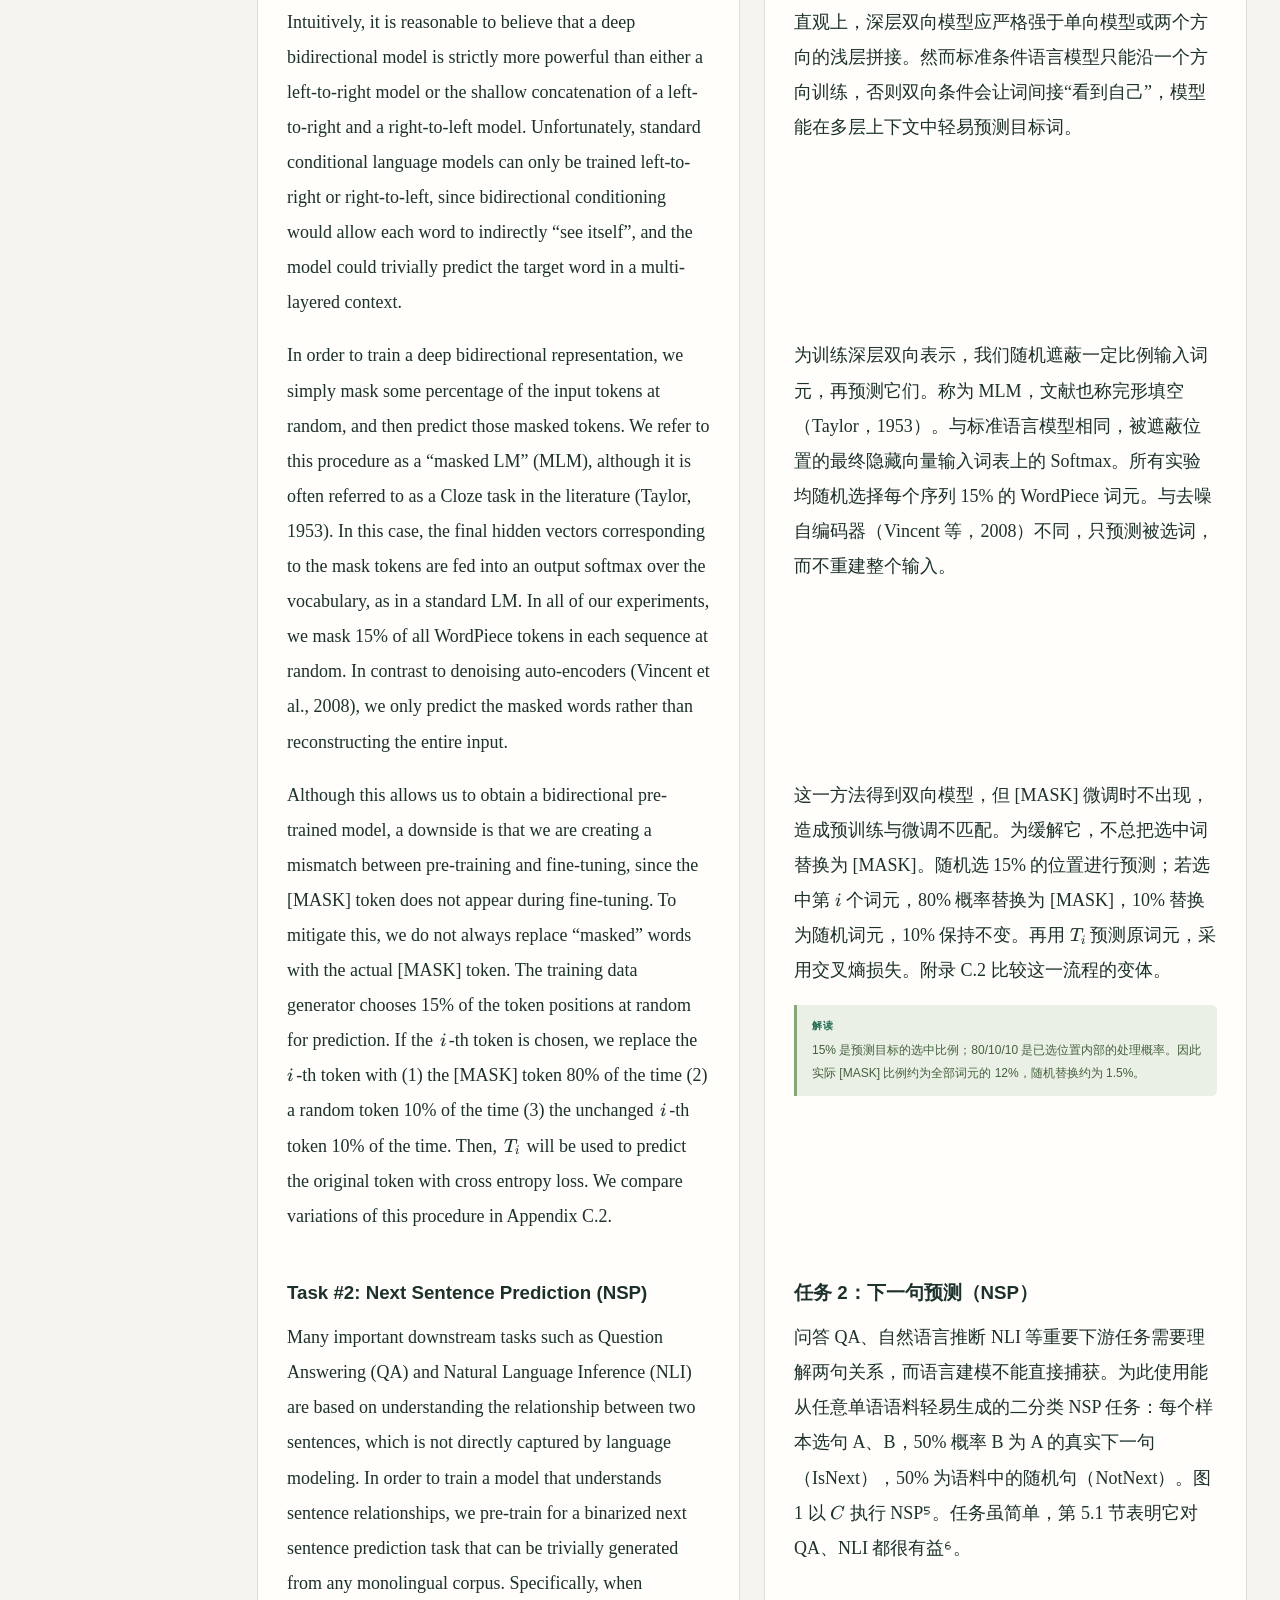
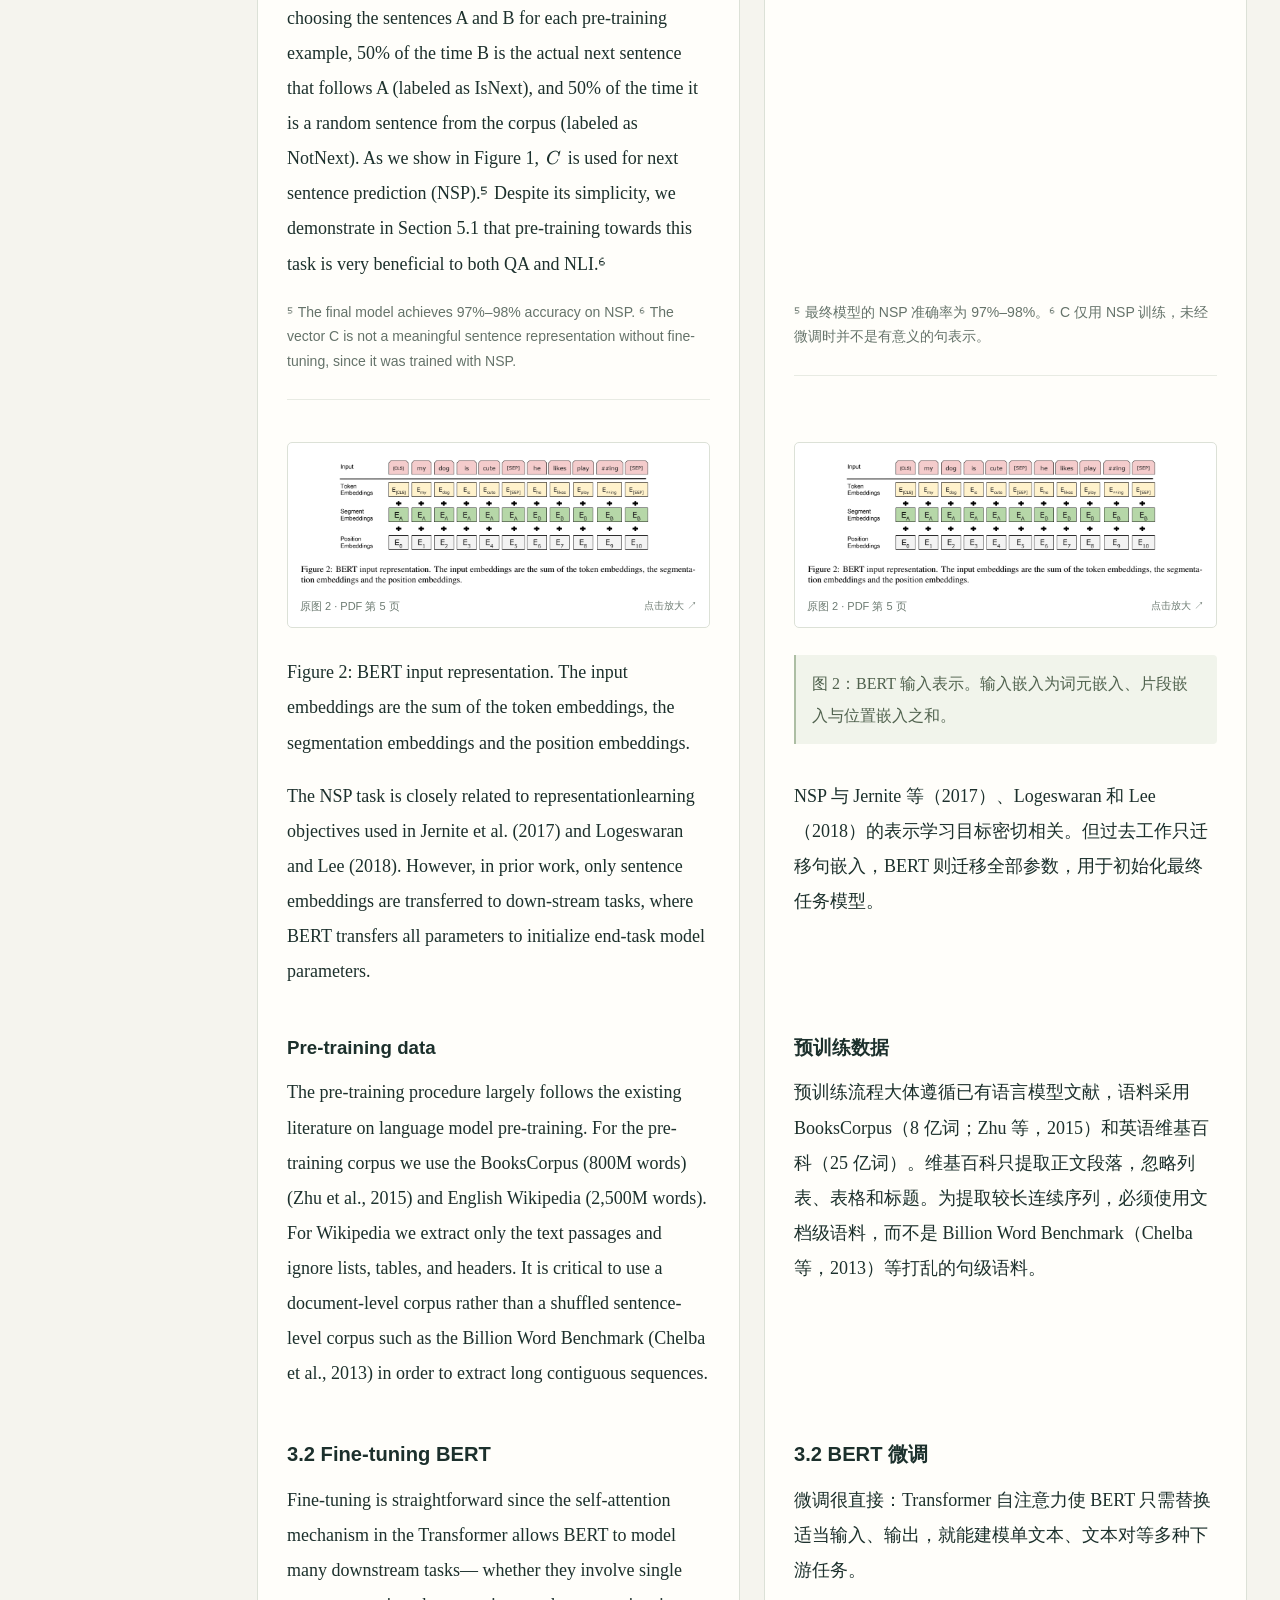
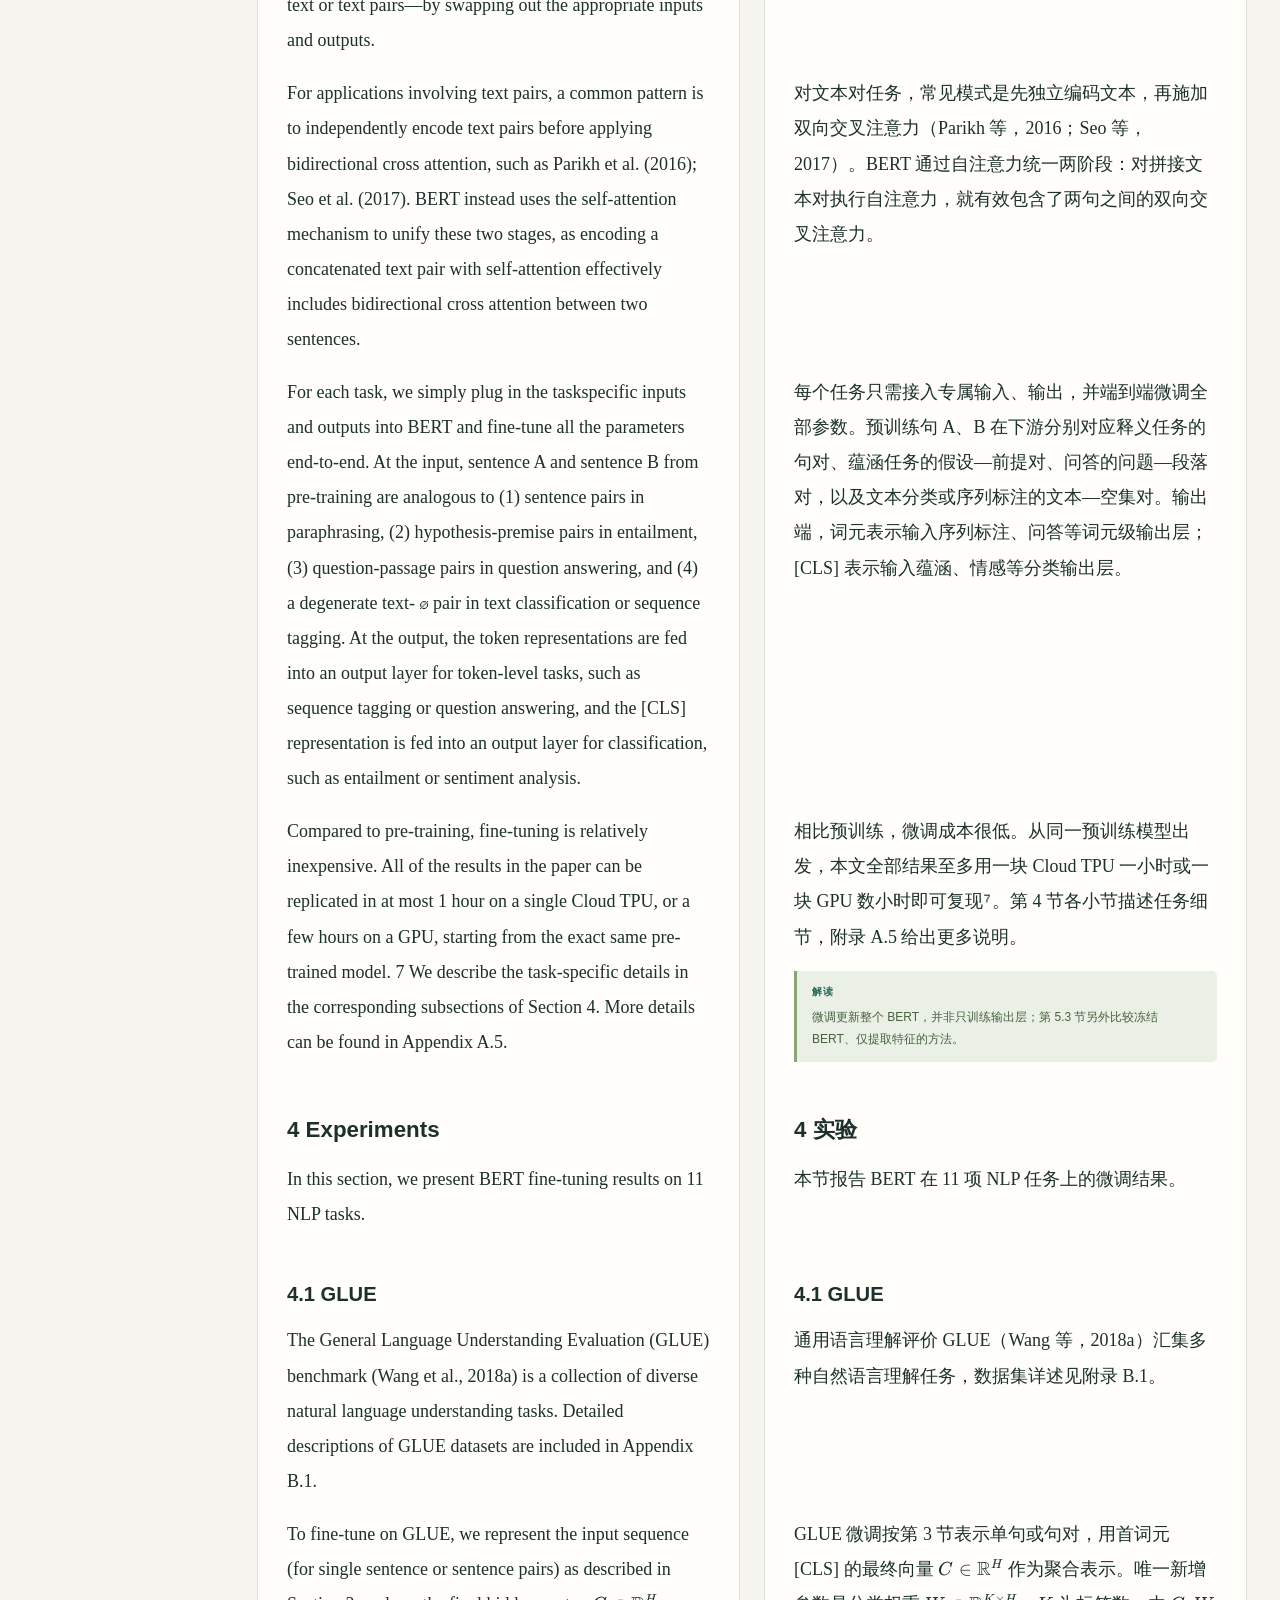
<file: papers/bert.html>
<!doctype html>
<html lang="zh-CN" data-base=".." data-routing="hash">
<head>
<meta charset="utf-8">
<meta name="viewport" content="width=device-width,initial-scale=1">
<meta name="color-scheme" content="light">
<meta name="description" content="12 篇机器学习与深度学习经典论文：按主题分层浏览，逐段中英对照，完整原图、数学公式、章节导航与阅读解读。">
<title>BERT · 论文精读馆</title>
<link rel="icon" href="data:image/svg+xml,%3Csvg xmlns='http://www.w3.org/2000/svg' viewBox='0 0 40 40'%3E%3Crect width='40' height='40' rx='8' fill='%231c302c'/%3E%3Ctext x='11' y='29' font-family='Georgia' font-size='29' fill='%23fffefa'%3Ef%3C/text%3E%3C/svg%3E">
<link rel="stylesheet" href="../assets/vendor/katex/katex.min.css">
<link rel="stylesheet" href="../assets/style.css?v=a29c6a3342e3">
</head>
<body data-initial-paper="bert">
<a class="skip-link" href="#main-content" style="position:absolute;left:-9999px" onfocus="this.style.left='10px'" onblur="this.style.left='-9999px'">跳至正文</a>
<div id="home-view" class="home-view">
 <div class="shell">
  <header class="site-header">
   <a class="brand" href="../index.html"><span class="brand-icon">ƒ</span><span>论文精读馆<small>JINYI’S PAPER LIBRARY</small></span></a>
   <span class="header-note"><i class="dot"></i>原文 · 译文 · 逐段解读</span>
  </header>
  <main id="home-main">
   <section class="hero">
    <div><div class="eyebrow">MACHINE LEARNING & DEEP LEARNING</div><h1>从经典论文，<br><span>读懂模型如何工作。</span></h1><p>从提升方法到卷积网络、注意力与生成模型。<br class="desktop-break">按主题探索，对照原文与译文，沿着段落、推导和实验读下去。</p></div>
    <aside class="hero-aside"><div class="stat-row"><b>12<span>篇论文</span></b><b>212<span>页原文</span></b></div><p>全文 · 附录 · 参考文献<br>原图、公式与表格保留原版</p></aside>
   </section>
   <nav class="reading-path" aria-label="主题快捷入口"><span class="path-label">探索主题</span><div id="reading-path" style="display:contents"></div></nav>
   <div class="library-layout">
    <aside class="collection-sidebar"><div class="collection-nav-label">主题目录 <small>EXPLORE</small></div><nav id="collection-nav" aria-label="论文主题分层目录"></nav></aside>
    <section class="collection-main" aria-labelledby="shelf-title"><div class="shelf-heading"><div><h2 id="shelf-title">全部论文 <small>THE COLLECTION</small></h2><p id="collection-active" class="collection-active"></p></div><div class="search-box"><svg viewBox="0 0 24 24" fill="none" stroke="currentColor" stroke-width="1.6"><circle cx="10.5" cy="10.5" r="6.5"/><path d="m16 16 5 5"/></svg><input id="home-search" type="search" placeholder="搜索主题、论文或双语正文…" aria-label="搜索论文与内容"><button class="search-clear hidden" id="clear-home-search" aria-label="清空搜索">×</button></div></div><div id="paper-grid" class="paper-grid"></div><div id="home-results" hidden aria-live="polite"></div></section>
   </div>
  </main>
  <footer class="home-footer"><span lang="en">© 2026 Jinyi. All rights reserved.</span></footer>
 </div>
</div>
<div id="reader-view" hidden>
 <header id="reader-header" class="reader-header">
  <div class="reader-head-left"><a id="reader-home-brand" class="brand" href="../index.html"><span class="brand-icon">ƒ</span><span class="brand-name">论文精读馆</span></a><a id="back-home" class="back-home" href="../index.html">← <span>返回书架</span></a></div>
  <div class="reader-header-controls"><div class="segments" role="group" aria-label="阅读模式"><button id="mode-parallel" data-mode="parallel" class="active" aria-pressed="true">双语对照</button><button id="mode-focus" data-mode="focus" aria-pressed="false">中文阅读</button><button id="mode-pdf" data-mode="pdf" aria-pressed="false">原版 PDF</button></div></div>
  <div class="reader-head-right"><div class="reading-settings"><label><input type="checkbox" id="show-notes" checked>显示解读</label><button id="font-down" aria-label="缩小译文字体">A−</button><button id="font-up" aria-label="放大译文字体">A+</button></div><a id="open-pdf-top" class="pdf-link" href="#" target="_blank" rel="noopener">打开原始 PDF ↗</a></div>
 </header>
 <div class="reader-layout">
  <div class="sidebar-backdrop" id="sidebar-backdrop"></div>
  <aside id="sidebar" class="sidebar" aria-label="论文目录">
   <div class="side-eyebrow">READING ROOM</div><div class="side-title" id="side-title"></div><p class="side-subtitle" id="side-subtitle"></p>
   <div class="search-box side-search"><svg viewBox="0 0 24 24" fill="none" stroke="currentColor" stroke-width="1.6"><circle cx="10.5" cy="10.5" r="6.5"/><path d="m16 16 5 5"/></svg><input id="paper-search" type="search" placeholder="搜索本篇原文 / 译文" aria-label="搜索本篇论文"></div>
   <div class="toc-heading"><span id="toc-heading">章节目录</span><span id="toc-count"></span></div>
   <nav id="toc-list" class="toc-list" aria-label="章节导航"></nav><div id="paper-search-results" class="inpaper-results" hidden aria-live="polite"></div>

  </aside>
  <main id="main-content" class="paper-main">
   <div class="paper-topline"><div class="eyebrow" id="paper-eyebrow"></div><button id="mobile-toc" class="mobile-menu-button" aria-controls="sidebar" aria-expanded="false">☰ 章节目录</button></div>
   <h1 class="paper-heading" id="paper-title"></h1><p id="paper-byline" class="paper-byline"></p>
   <div id="page-context" class="page-context"></div>
   <div id="keyword-bar" class="keyword-bar" aria-label="中英关键词联动定位"></div>
   <div class="reading-columns" id="reading-columns">
    <section class="original-column" aria-label="英文原文">
     <div class="column-heading"><div>英文原文<span class="overline">ORIGINAL</span></div><div class="original-actions"><button id="source-image-mode" aria-pressed="false">原版页</button><button id="source-text-mode" class="active" aria-pressed="true">文本</button><button id="zoom-source">放大 ↗</button></div></div>
     <div class="source-viewport" id="source-viewport"><div id="source-pages" class="source-pages" hidden></div><article id="original-text" class="original-text"></article></div>
     <p class="source-foot"><span id="source-foot-label">图、表、公式与原页排版完整保留</span><button id="copy-original">复制英文全文</button></p>
    </section>
    <section class="translation-column" aria-label="中文译文与解读">
     <div class="column-heading translation-label"><div>中文译文<span class="overline">TRANSLATION</span></div><span id="translation-page-label" style="font-size:10px;color:var(--muted)"></span></div>
     <article class="translation-content" id="translation-content"></article>

    </section>
   </div>
   <section id="pdf-panel" class="pdf-panel" hidden><div class="pdf-fallback"><span>原始 PDF · 可直接核对图表、公式与完整排版</span><a id="pdf-fallback-link" href="#" target="_blank" rel="noopener">在新窗口打开 ↗</a></div><iframe id="pdf-frame" title="论文原始 PDF"></iframe></section>

  </main>
 </div>
</div>
<dialog class="modal" id="image-dialog" aria-label="放大论文原版页面"><div class="modal-toolbar"><span id="zoom-title"></span><div class="zoom-controls"><button id="zoom-out" aria-label="缩小原版页">−</button><output id="zoom-level">100%</output><button id="zoom-in" aria-label="放大原版页">+</button><button id="zoom-fit">适合宽度</button><button id="close-dialog" aria-label="关闭放大页面">关闭 ×</button></div></div><div class="modal-canvas" id="modal-canvas"><img id="zoom-image" alt="放大的论文原版页面"></div></dialog>
<div class="toast" id="toast" role="status" hidden></div>
<script src="../assets/vendor/katex/katex.min.js"></script>
<script src="../data.js?v=defa2f65d334"></script>
<script src="../app.js?v=8a90c788923b"></script>
</body>
</html>
</file>
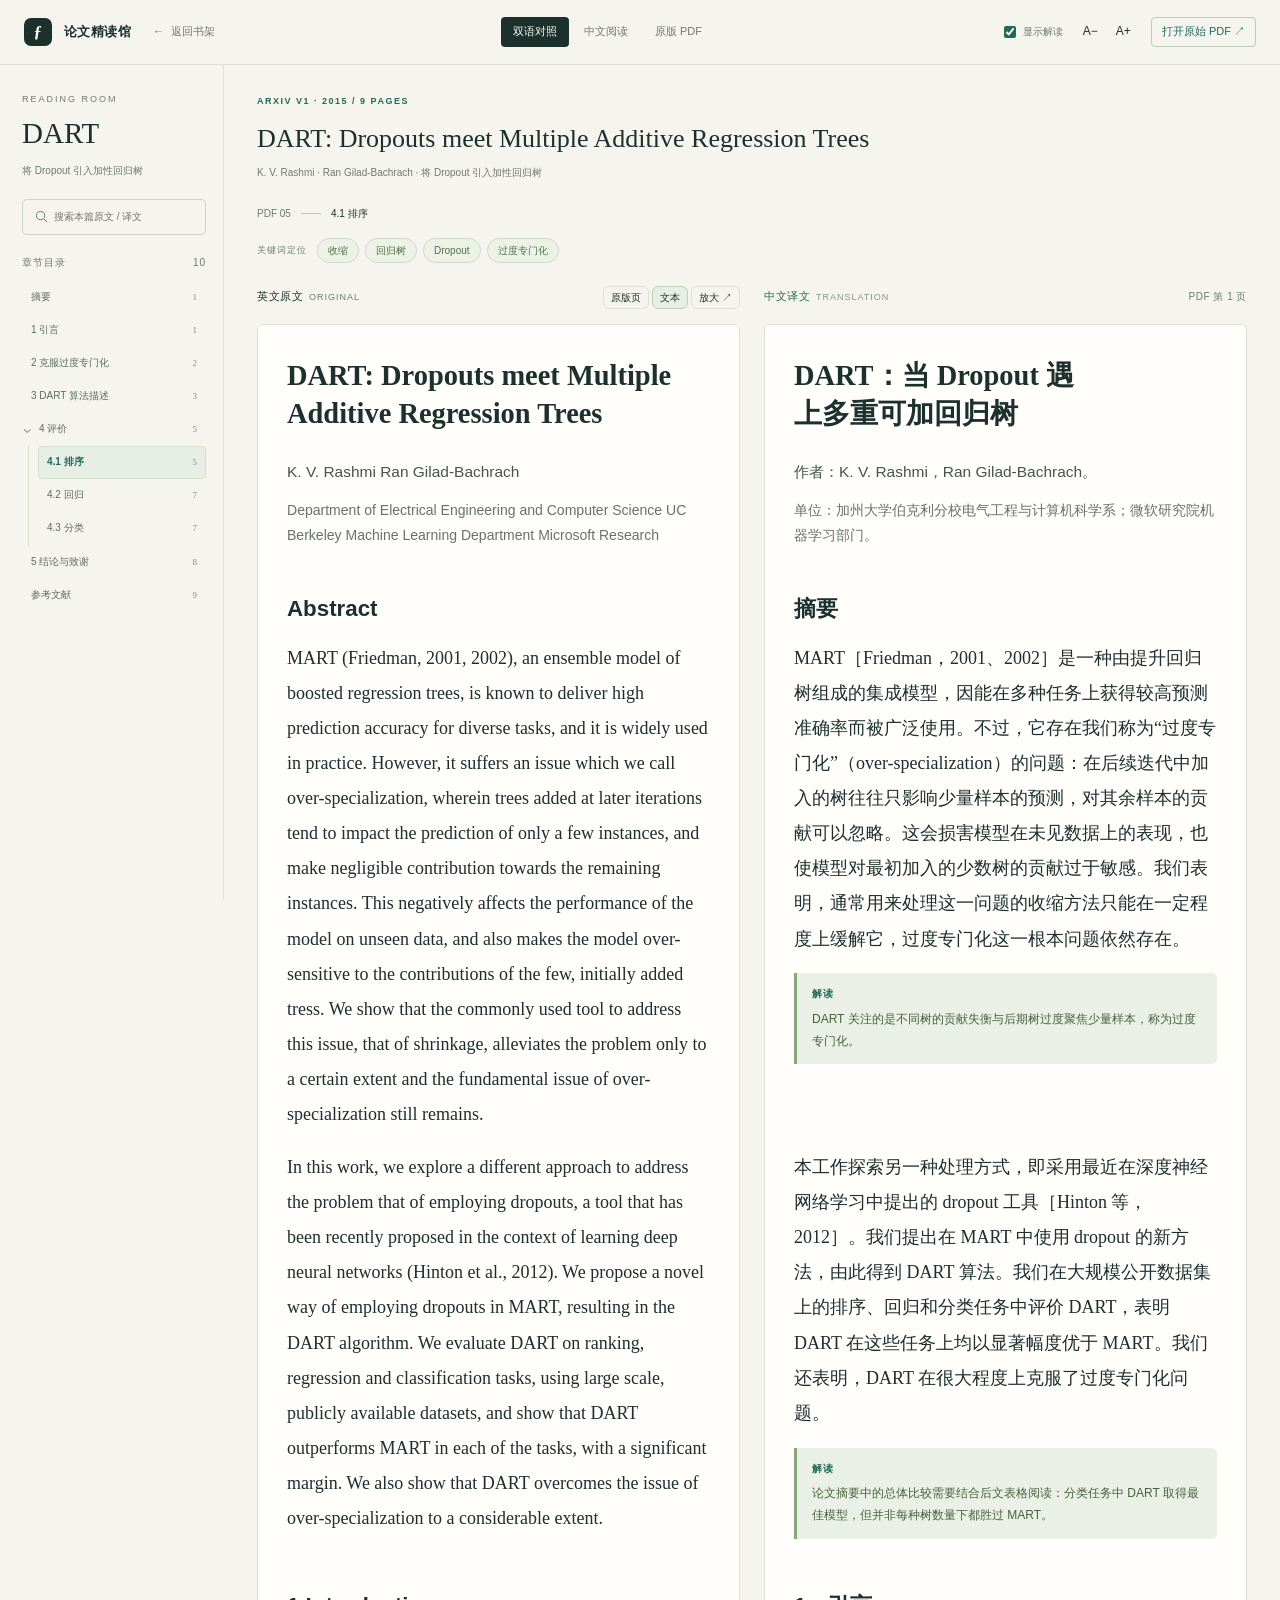
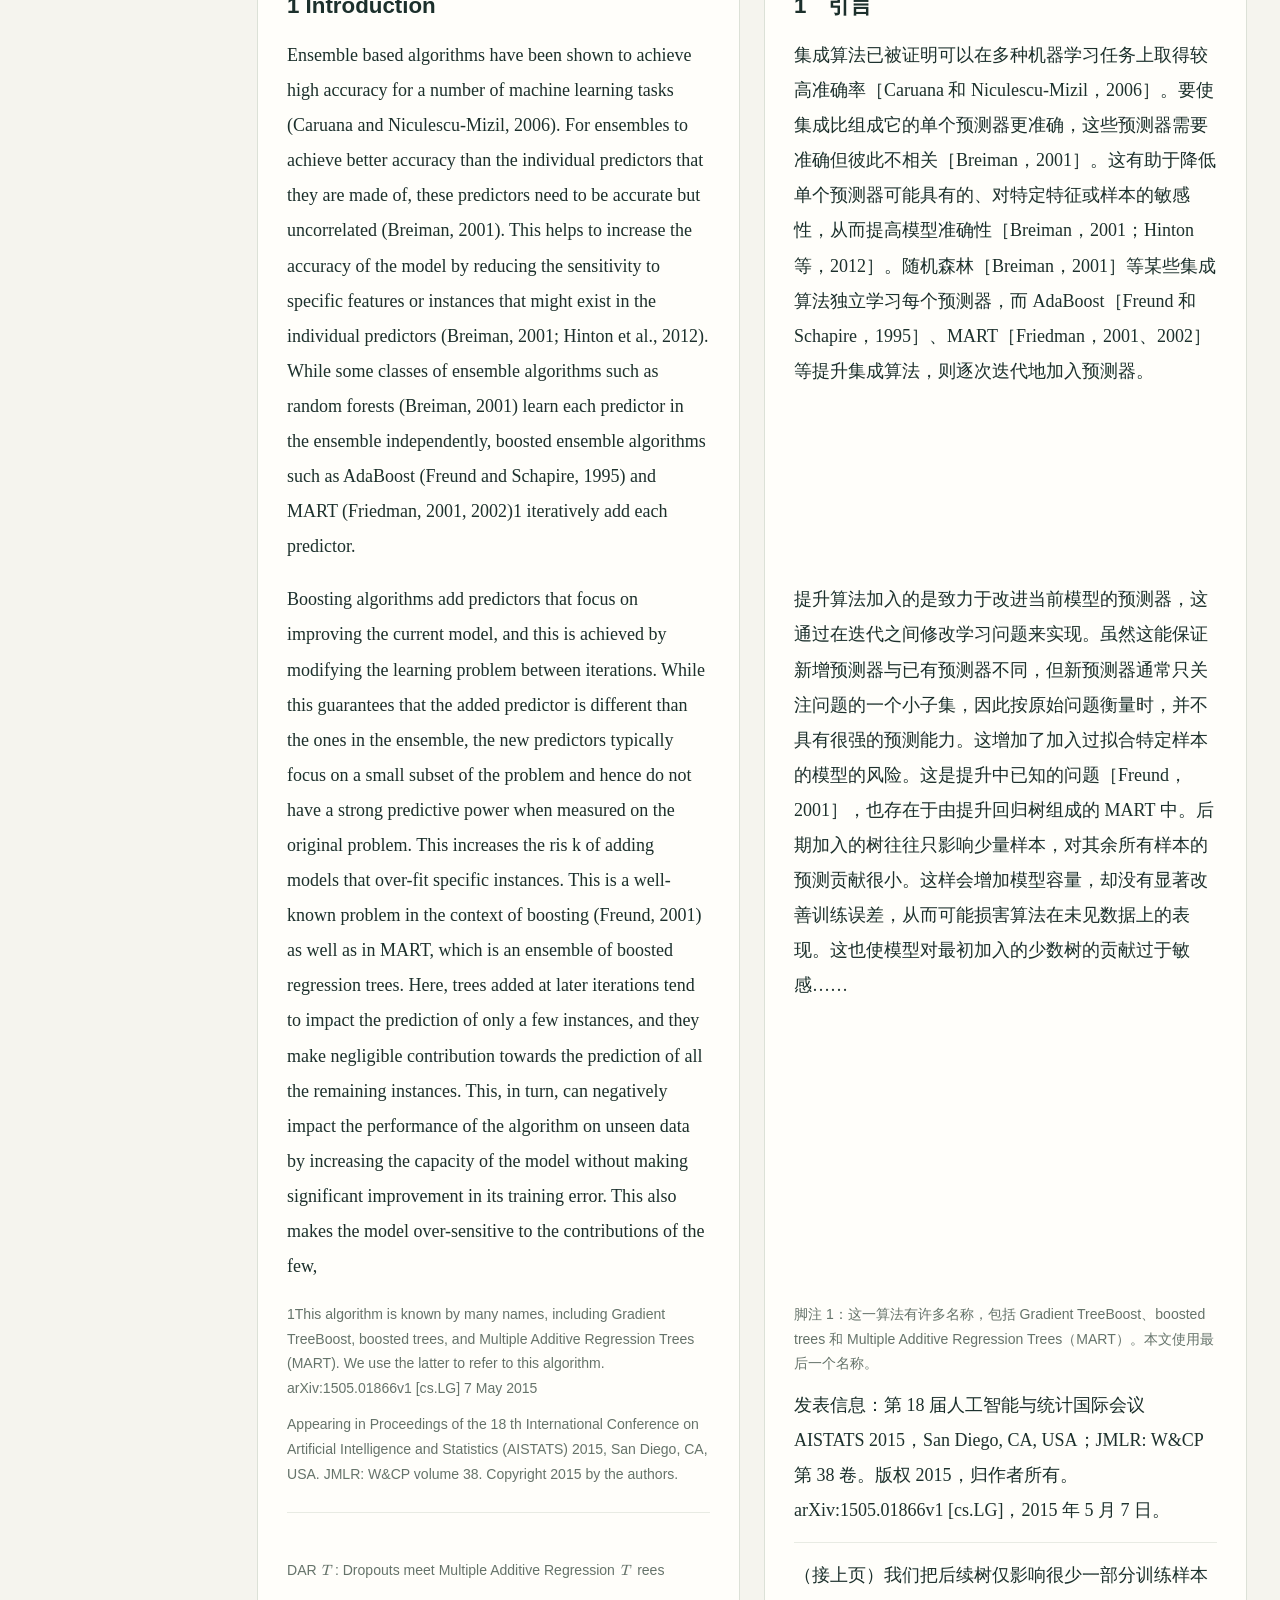
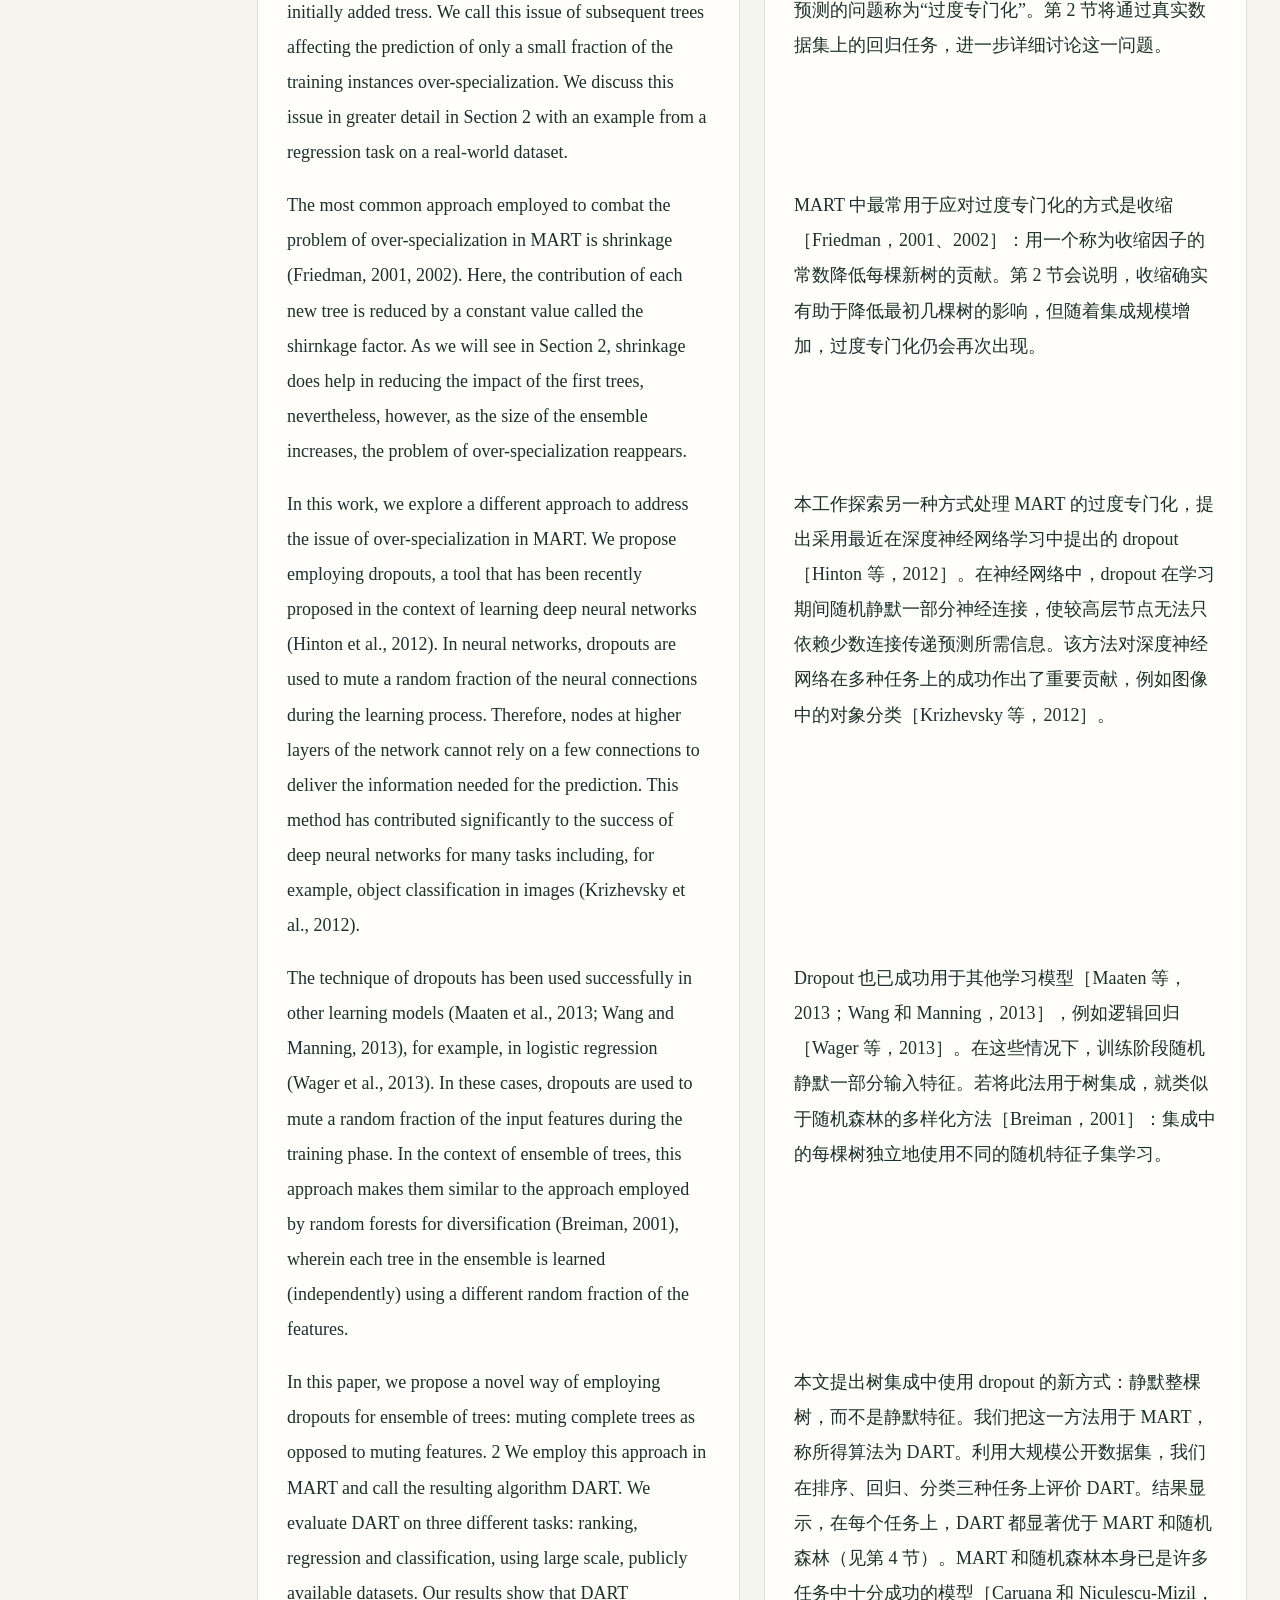
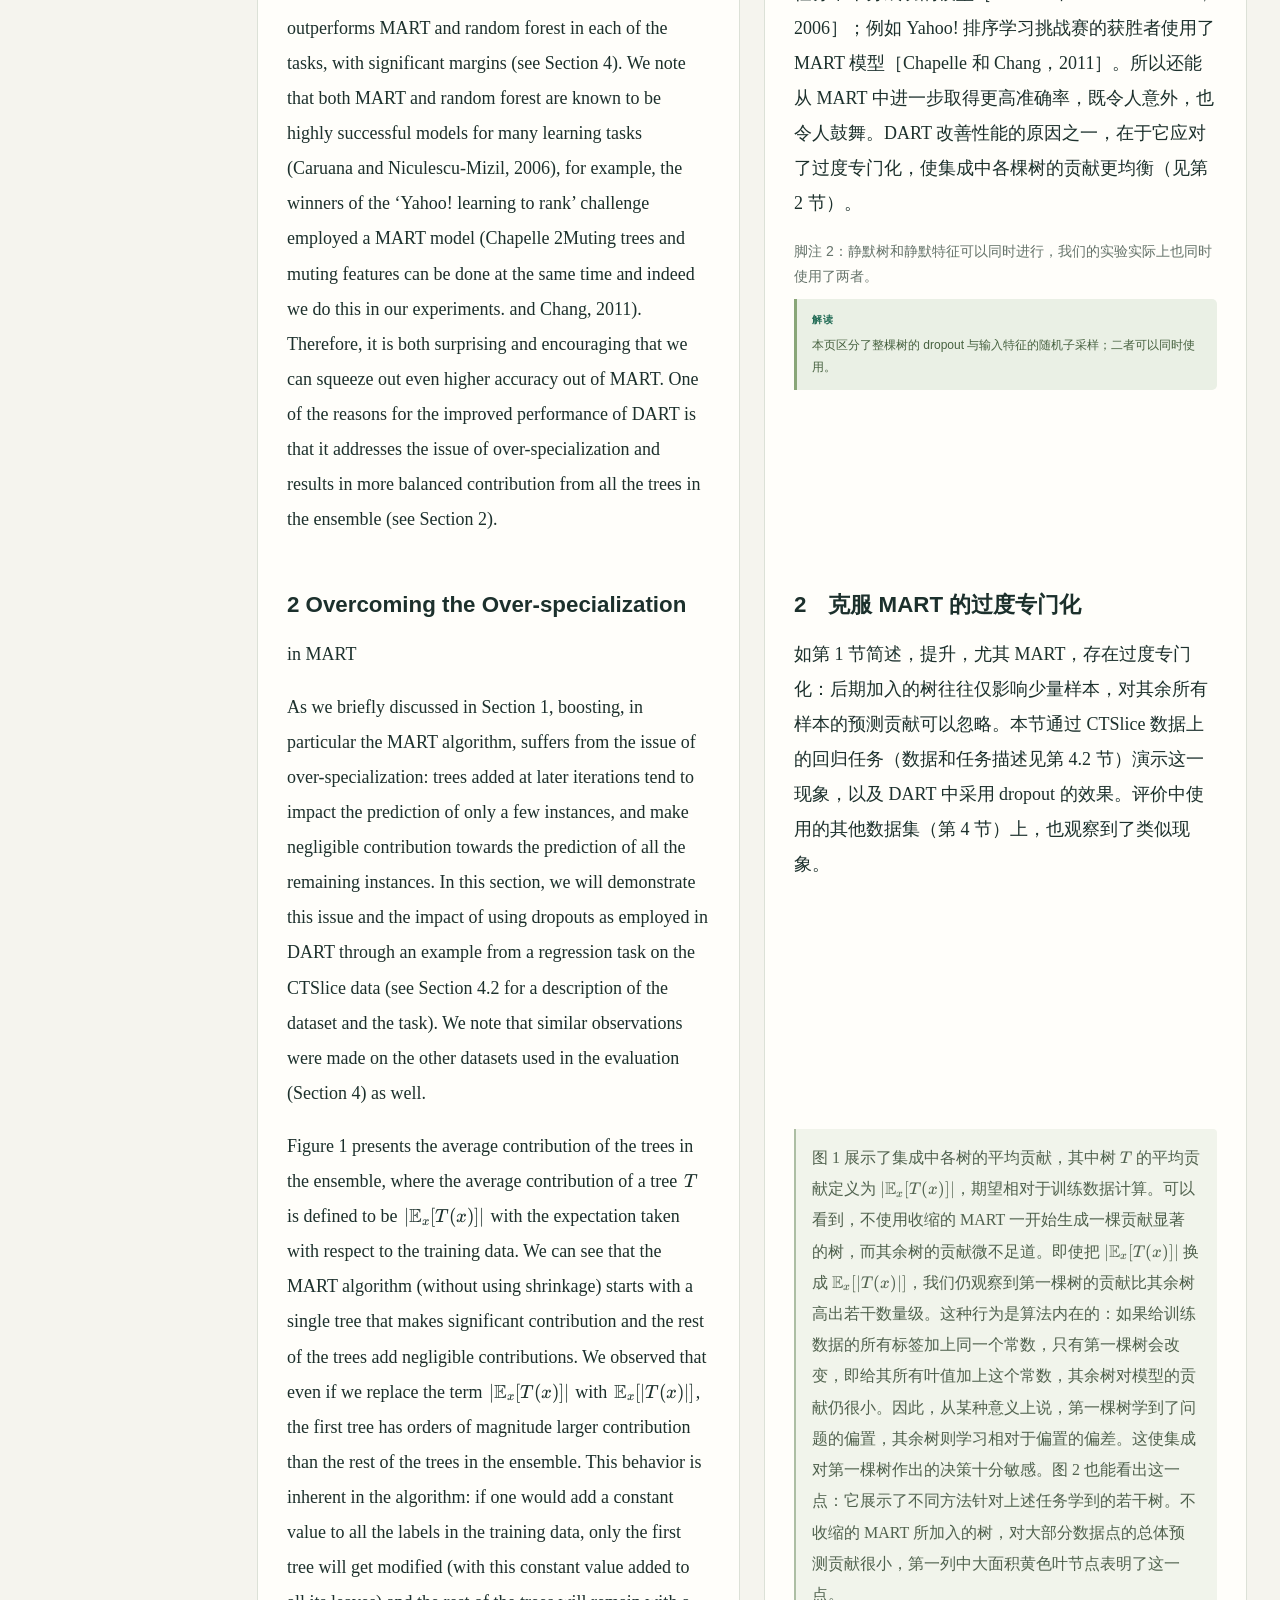
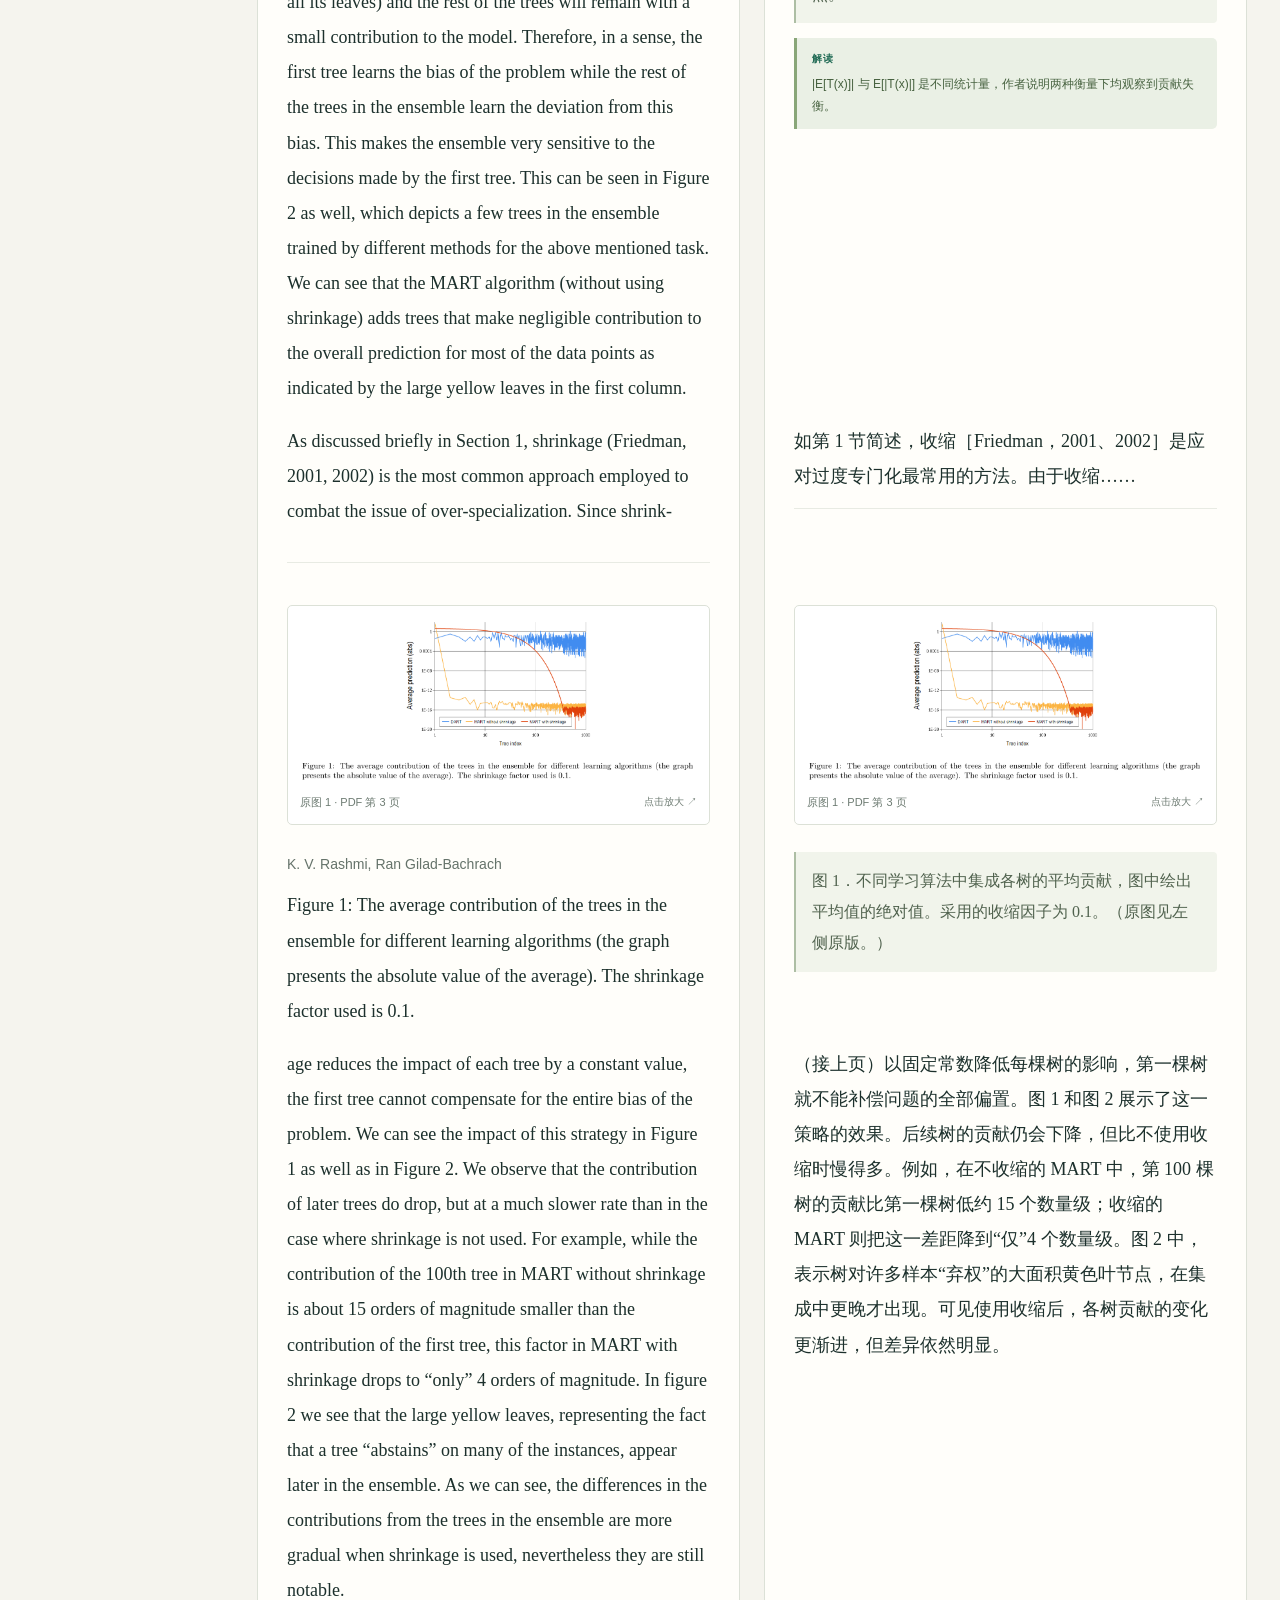
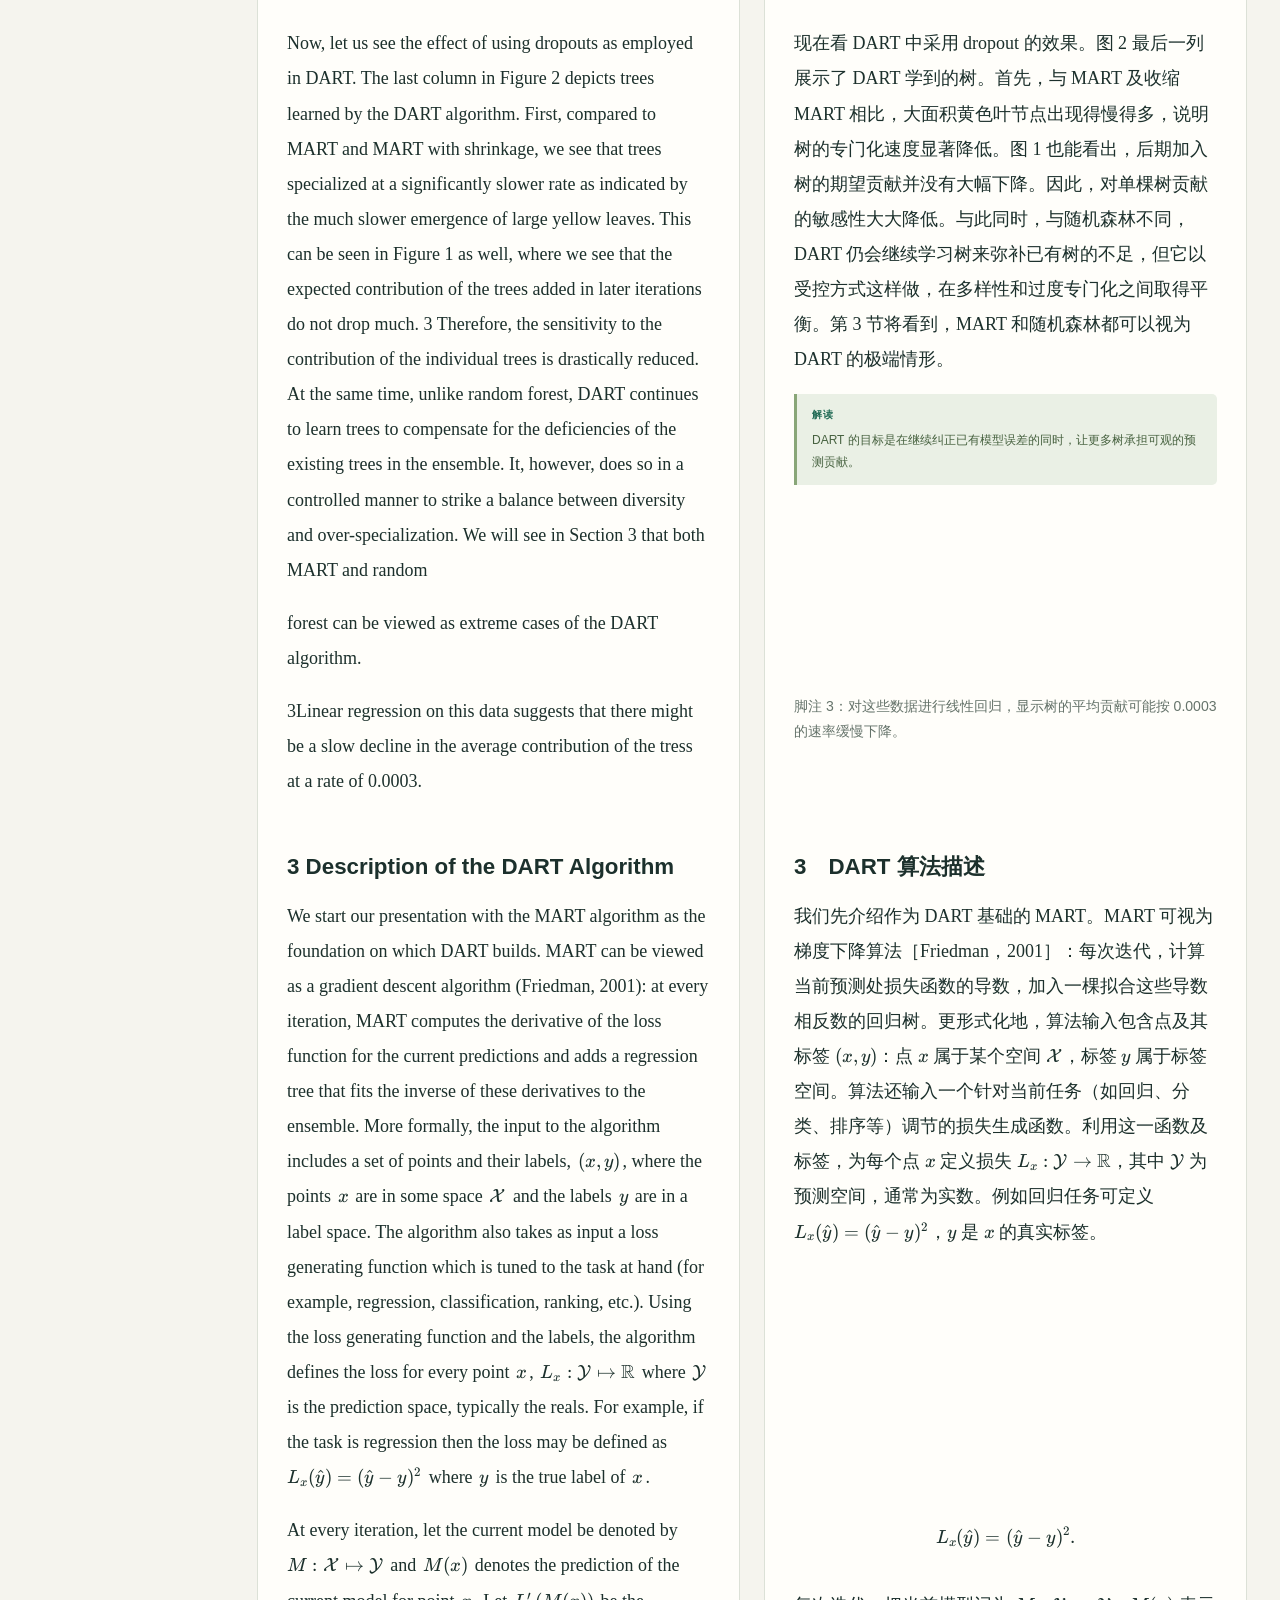
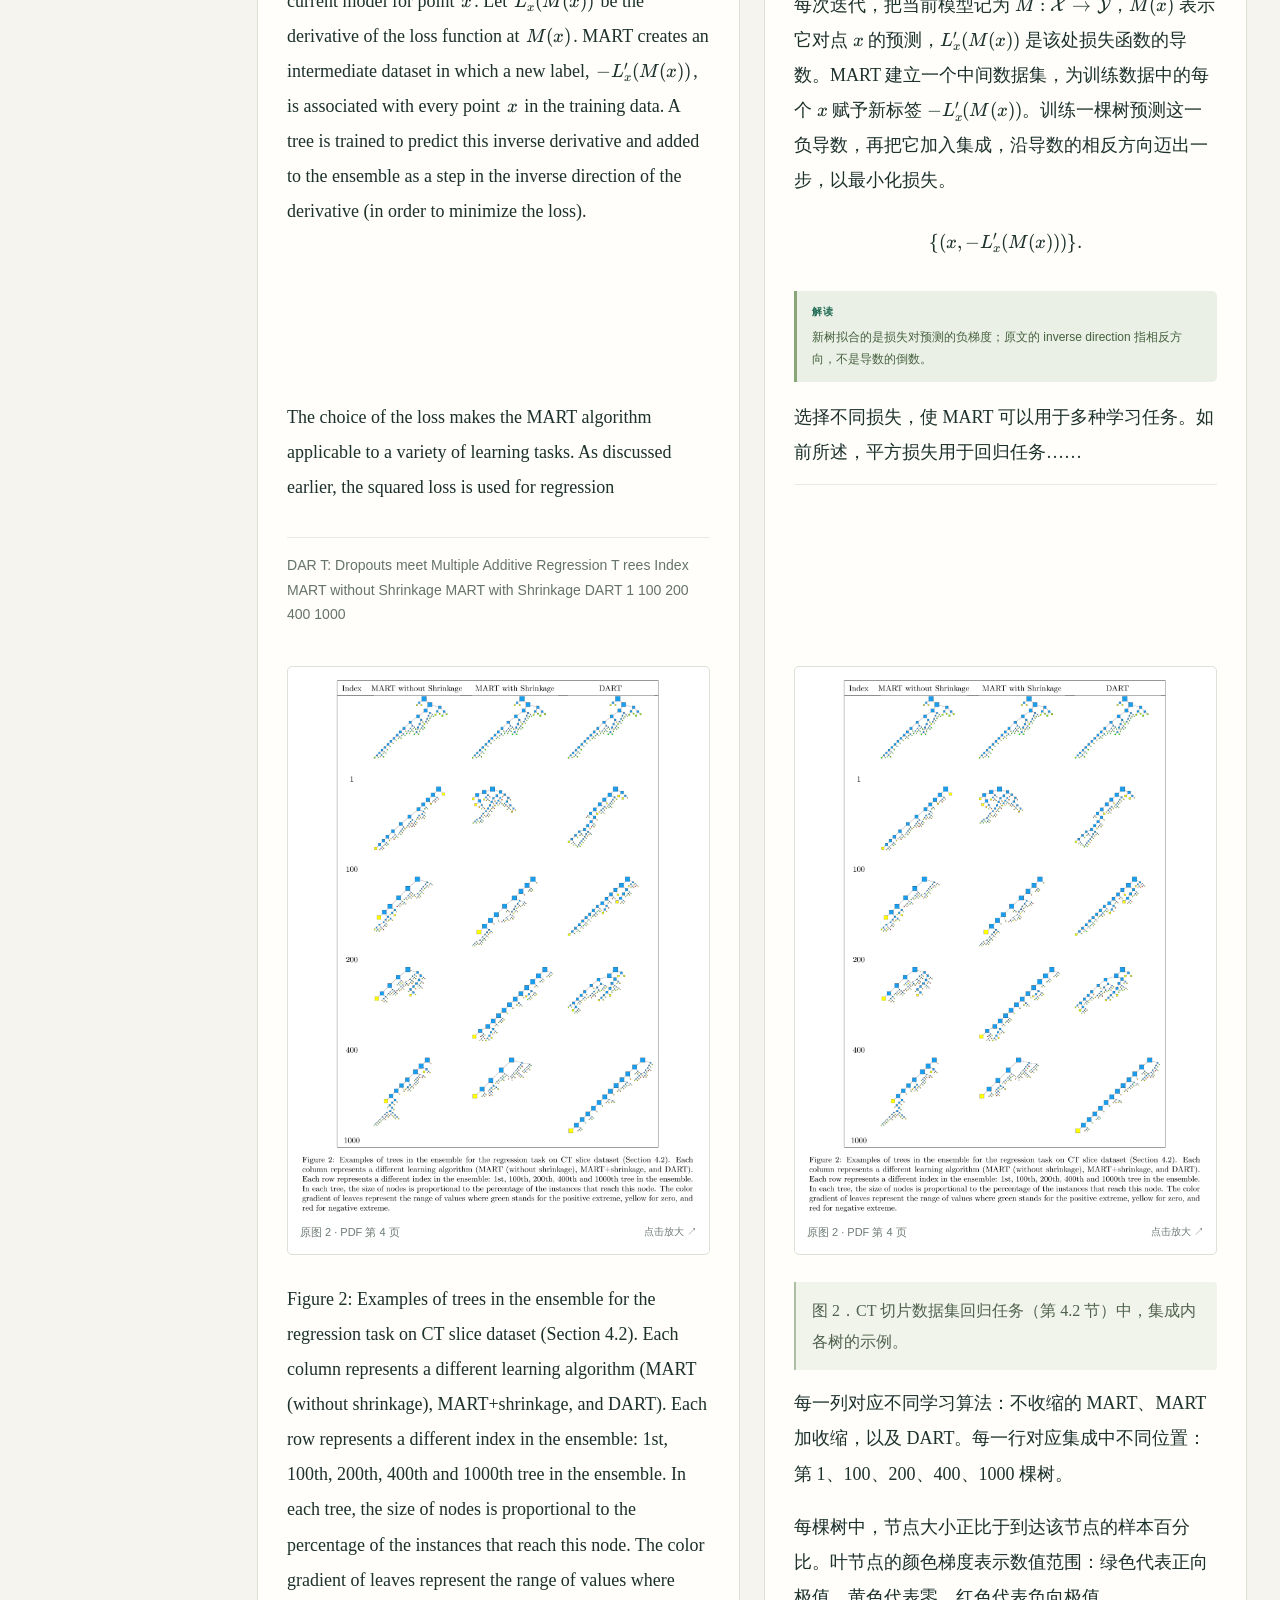
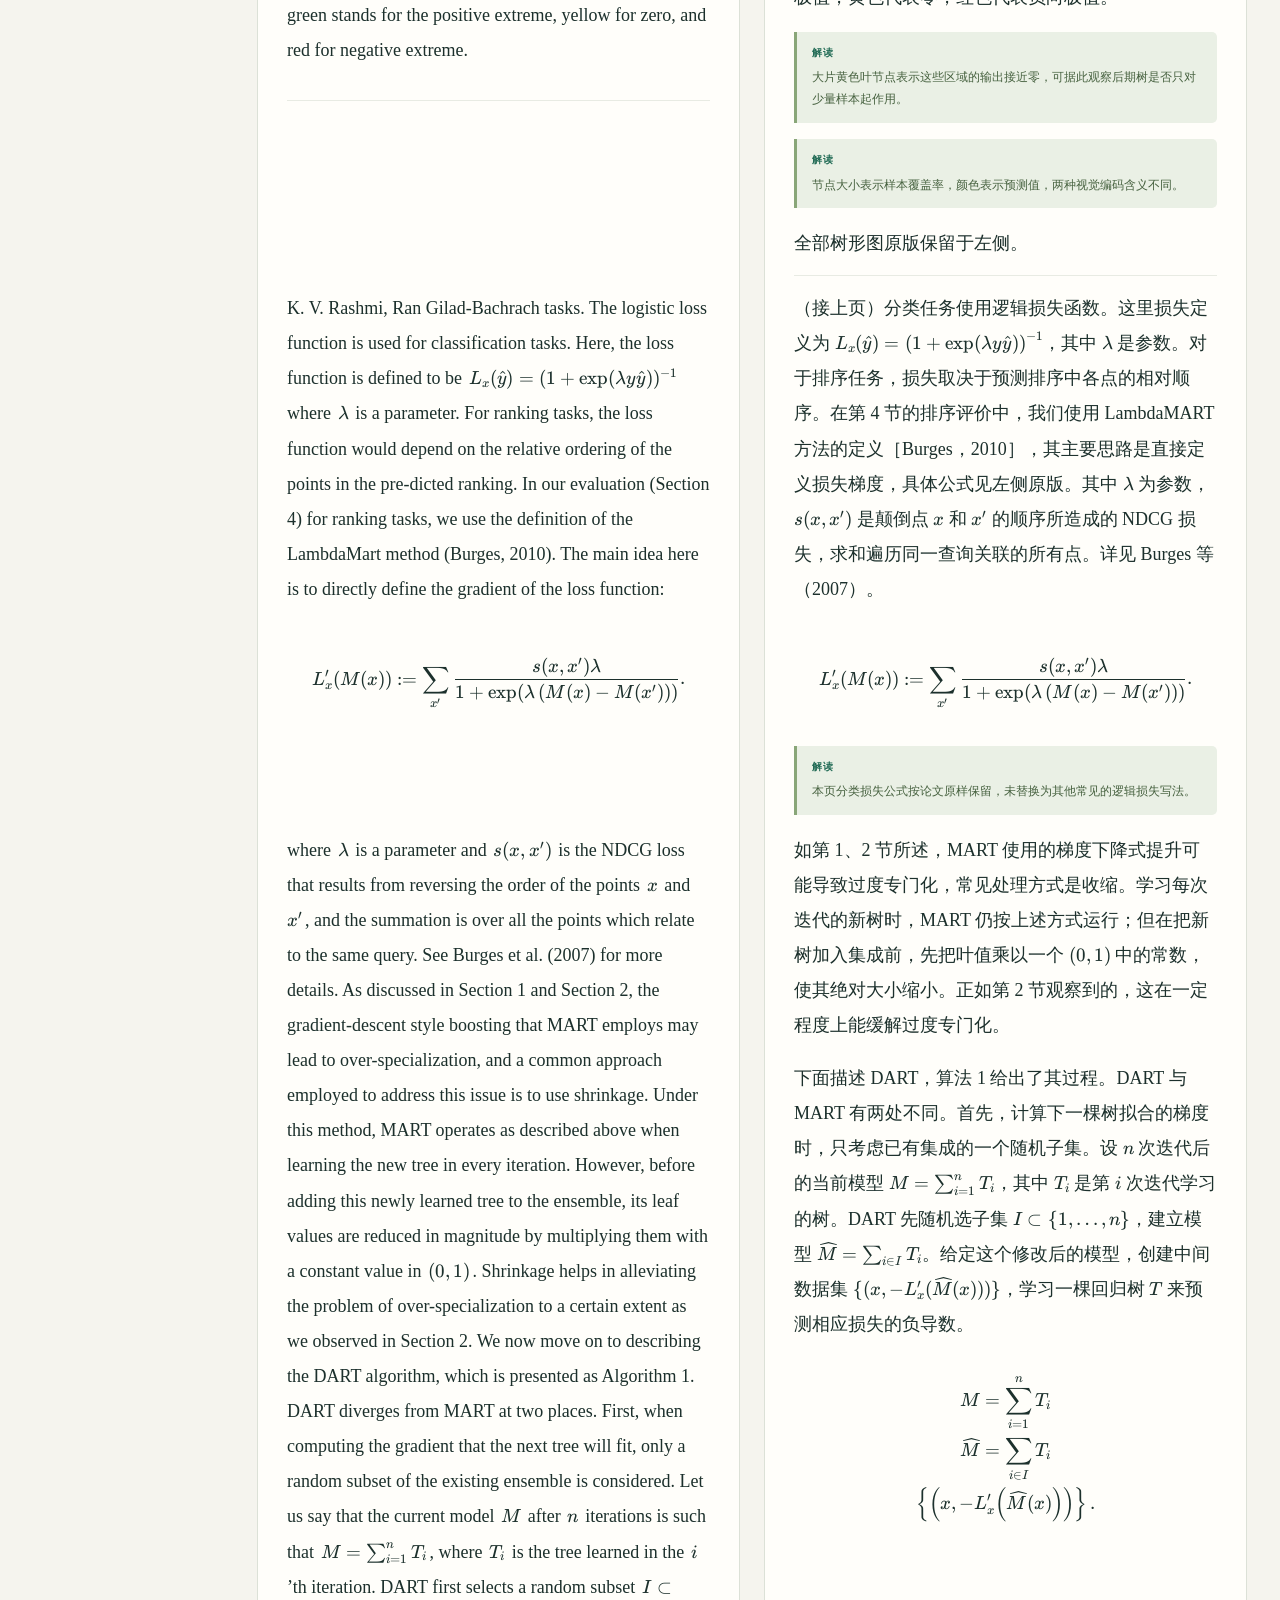
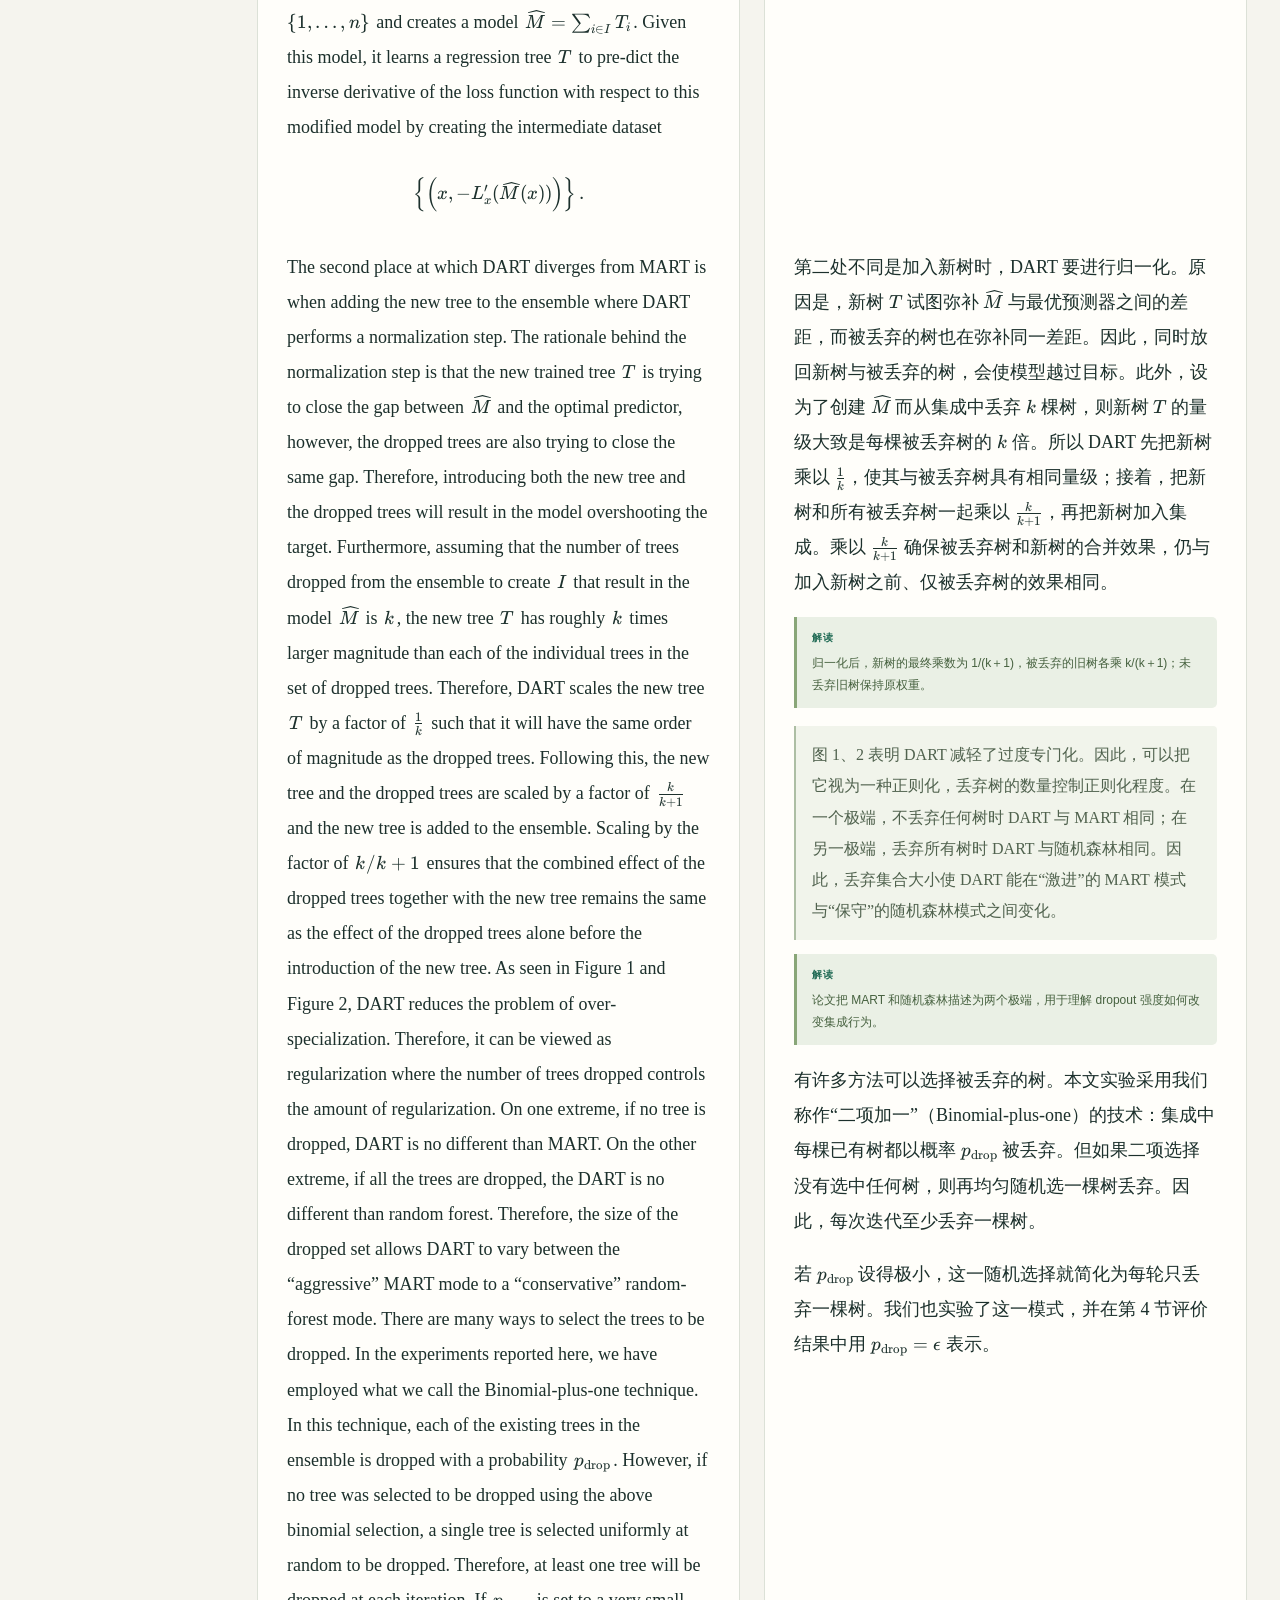
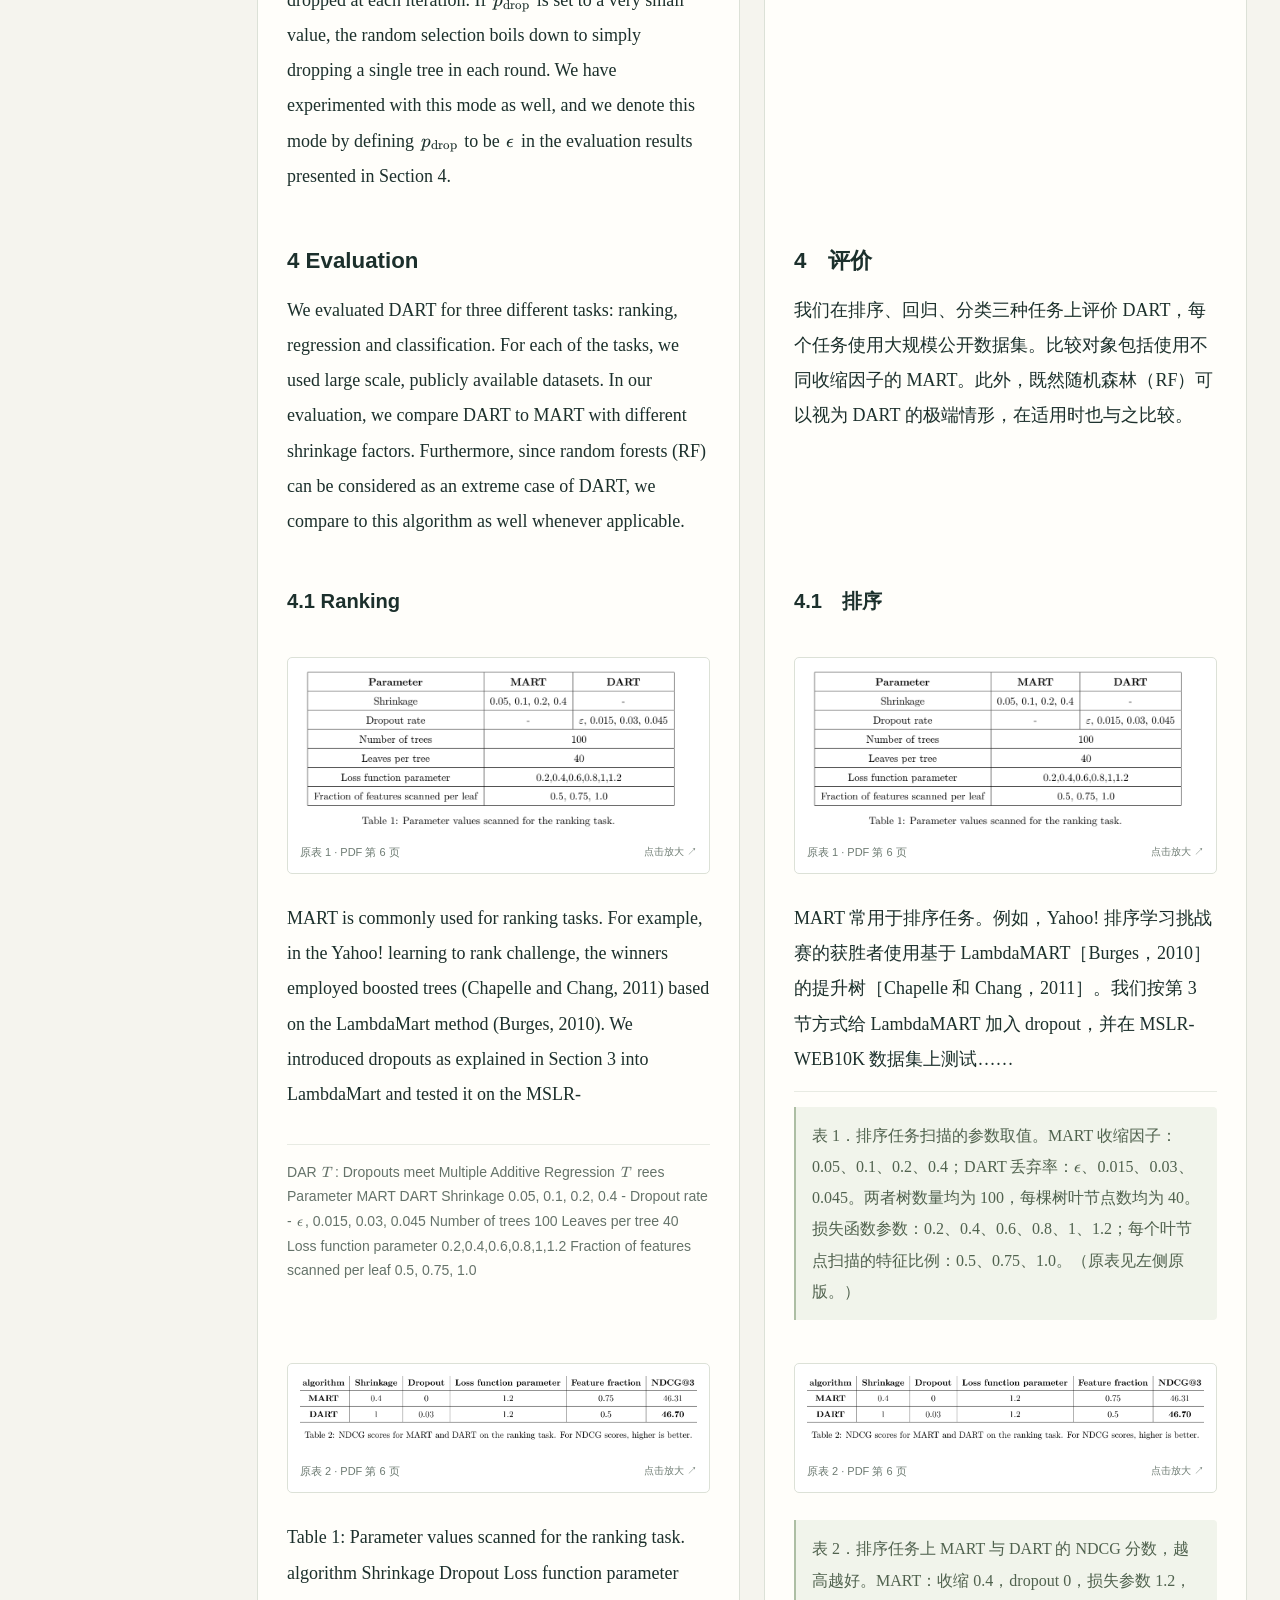
<file: papers/dart.html>
<!doctype html>
<html lang="zh-CN" data-base=".." data-routing="hash">
<head>
<meta charset="utf-8">
<meta name="viewport" content="width=device-width,initial-scale=1">
<meta name="color-scheme" content="light">
<meta name="description" content="12 篇机器学习与深度学习经典论文：按主题分层浏览，逐段中英对照，完整原图、数学公式、章节导航与阅读解读。">
<title>DART · 论文精读馆</title>
<link rel="icon" href="data:image/svg+xml,%3Csvg xmlns='http://www.w3.org/2000/svg' viewBox='0 0 40 40'%3E%3Crect width='40' height='40' rx='8' fill='%231c302c'/%3E%3Ctext x='11' y='29' font-family='Georgia' font-size='29' fill='%23fffefa'%3Ef%3C/text%3E%3C/svg%3E">
<link rel="stylesheet" href="../assets/vendor/katex/katex.min.css">
<link rel="stylesheet" href="../assets/style.css?v=a29c6a3342e3">
</head>
<body data-initial-paper="dart">
<a class="skip-link" href="#main-content" style="position:absolute;left:-9999px" onfocus="this.style.left='10px'" onblur="this.style.left='-9999px'">跳至正文</a>
<div id="home-view" class="home-view">
 <div class="shell">
  <header class="site-header">
   <a class="brand" href="../index.html"><span class="brand-icon">ƒ</span><span>论文精读馆<small>JINYI’S PAPER LIBRARY</small></span></a>
   <span class="header-note"><i class="dot"></i>原文 · 译文 · 逐段解读</span>
  </header>
  <main id="home-main">
   <section class="hero">
    <div><div class="eyebrow">MACHINE LEARNING & DEEP LEARNING</div><h1>从经典论文，<br><span>读懂模型如何工作。</span></h1><p>从提升方法到卷积网络、注意力与生成模型。<br class="desktop-break">按主题探索，对照原文与译文，沿着段落、推导和实验读下去。</p></div>
    <aside class="hero-aside"><div class="stat-row"><b>12<span>篇论文</span></b><b>212<span>页原文</span></b></div><p>全文 · 附录 · 参考文献<br>原图、公式与表格保留原版</p></aside>
   </section>
   <nav class="reading-path" aria-label="主题快捷入口"><span class="path-label">探索主题</span><div id="reading-path" style="display:contents"></div></nav>
   <div class="library-layout">
    <aside class="collection-sidebar"><div class="collection-nav-label">主题目录 <small>EXPLORE</small></div><nav id="collection-nav" aria-label="论文主题分层目录"></nav></aside>
    <section class="collection-main" aria-labelledby="shelf-title"><div class="shelf-heading"><div><h2 id="shelf-title">全部论文 <small>THE COLLECTION</small></h2><p id="collection-active" class="collection-active"></p></div><div class="search-box"><svg viewBox="0 0 24 24" fill="none" stroke="currentColor" stroke-width="1.6"><circle cx="10.5" cy="10.5" r="6.5"/><path d="m16 16 5 5"/></svg><input id="home-search" type="search" placeholder="搜索主题、论文或双语正文…" aria-label="搜索论文与内容"><button class="search-clear hidden" id="clear-home-search" aria-label="清空搜索">×</button></div></div><div id="paper-grid" class="paper-grid"></div><div id="home-results" hidden aria-live="polite"></div></section>
   </div>
  </main>
  <footer class="home-footer"><span lang="en">© 2026 Jinyi. All rights reserved.</span></footer>
 </div>
</div>
<div id="reader-view" hidden>
 <header id="reader-header" class="reader-header">
  <div class="reader-head-left"><a id="reader-home-brand" class="brand" href="../index.html"><span class="brand-icon">ƒ</span><span class="brand-name">论文精读馆</span></a><a id="back-home" class="back-home" href="../index.html">← <span>返回书架</span></a></div>
  <div class="reader-header-controls"><div class="segments" role="group" aria-label="阅读模式"><button id="mode-parallel" data-mode="parallel" class="active" aria-pressed="true">双语对照</button><button id="mode-focus" data-mode="focus" aria-pressed="false">中文阅读</button><button id="mode-pdf" data-mode="pdf" aria-pressed="false">原版 PDF</button></div></div>
  <div class="reader-head-right"><div class="reading-settings"><label><input type="checkbox" id="show-notes" checked>显示解读</label><button id="font-down" aria-label="缩小译文字体">A−</button><button id="font-up" aria-label="放大译文字体">A+</button></div><a id="open-pdf-top" class="pdf-link" href="#" target="_blank" rel="noopener">打开原始 PDF ↗</a></div>
 </header>
 <div class="reader-layout">
  <div class="sidebar-backdrop" id="sidebar-backdrop"></div>
  <aside id="sidebar" class="sidebar" aria-label="论文目录">
   <div class="side-eyebrow">READING ROOM</div><div class="side-title" id="side-title"></div><p class="side-subtitle" id="side-subtitle"></p>
   <div class="search-box side-search"><svg viewBox="0 0 24 24" fill="none" stroke="currentColor" stroke-width="1.6"><circle cx="10.5" cy="10.5" r="6.5"/><path d="m16 16 5 5"/></svg><input id="paper-search" type="search" placeholder="搜索本篇原文 / 译文" aria-label="搜索本篇论文"></div>
   <div class="toc-heading"><span id="toc-heading">章节目录</span><span id="toc-count"></span></div>
   <nav id="toc-list" class="toc-list" aria-label="章节导航"></nav><div id="paper-search-results" class="inpaper-results" hidden aria-live="polite"></div>

  </aside>
  <main id="main-content" class="paper-main">
   <div class="paper-topline"><div class="eyebrow" id="paper-eyebrow"></div><button id="mobile-toc" class="mobile-menu-button" aria-controls="sidebar" aria-expanded="false">☰ 章节目录</button></div>
   <h1 class="paper-heading" id="paper-title"></h1><p id="paper-byline" class="paper-byline"></p>
   <div id="page-context" class="page-context"></div>
   <div id="keyword-bar" class="keyword-bar" aria-label="中英关键词联动定位"></div>
   <div class="reading-columns" id="reading-columns">
    <section class="original-column" aria-label="英文原文">
     <div class="column-heading"><div>英文原文<span class="overline">ORIGINAL</span></div><div class="original-actions"><button id="source-image-mode" aria-pressed="false">原版页</button><button id="source-text-mode" class="active" aria-pressed="true">文本</button><button id="zoom-source">放大 ↗</button></div></div>
     <div class="source-viewport" id="source-viewport"><div id="source-pages" class="source-pages" hidden></div><article id="original-text" class="original-text"></article></div>
     <p class="source-foot"><span id="source-foot-label">图、表、公式与原页排版完整保留</span><button id="copy-original">复制英文全文</button></p>
    </section>
    <section class="translation-column" aria-label="中文译文与解读">
     <div class="column-heading translation-label"><div>中文译文<span class="overline">TRANSLATION</span></div><span id="translation-page-label" style="font-size:10px;color:var(--muted)"></span></div>
     <article class="translation-content" id="translation-content"></article>

    </section>
   </div>
   <section id="pdf-panel" class="pdf-panel" hidden><div class="pdf-fallback"><span>原始 PDF · 可直接核对图表、公式与完整排版</span><a id="pdf-fallback-link" href="#" target="_blank" rel="noopener">在新窗口打开 ↗</a></div><iframe id="pdf-frame" title="论文原始 PDF"></iframe></section>

  </main>
 </div>
</div>
<dialog class="modal" id="image-dialog" aria-label="放大论文原版页面"><div class="modal-toolbar"><span id="zoom-title"></span><div class="zoom-controls"><button id="zoom-out" aria-label="缩小原版页">−</button><output id="zoom-level">100%</output><button id="zoom-in" aria-label="放大原版页">+</button><button id="zoom-fit">适合宽度</button><button id="close-dialog" aria-label="关闭放大页面">关闭 ×</button></div></div><div class="modal-canvas" id="modal-canvas"><img id="zoom-image" alt="放大的论文原版页面"></div></dialog>
<div class="toast" id="toast" role="status" hidden></div>
<script src="../assets/vendor/katex/katex.min.js"></script>
<script src="../data.js?v=defa2f65d334"></script>
<script src="../app.js?v=8a90c788923b"></script>
</body>
</html>
</file>
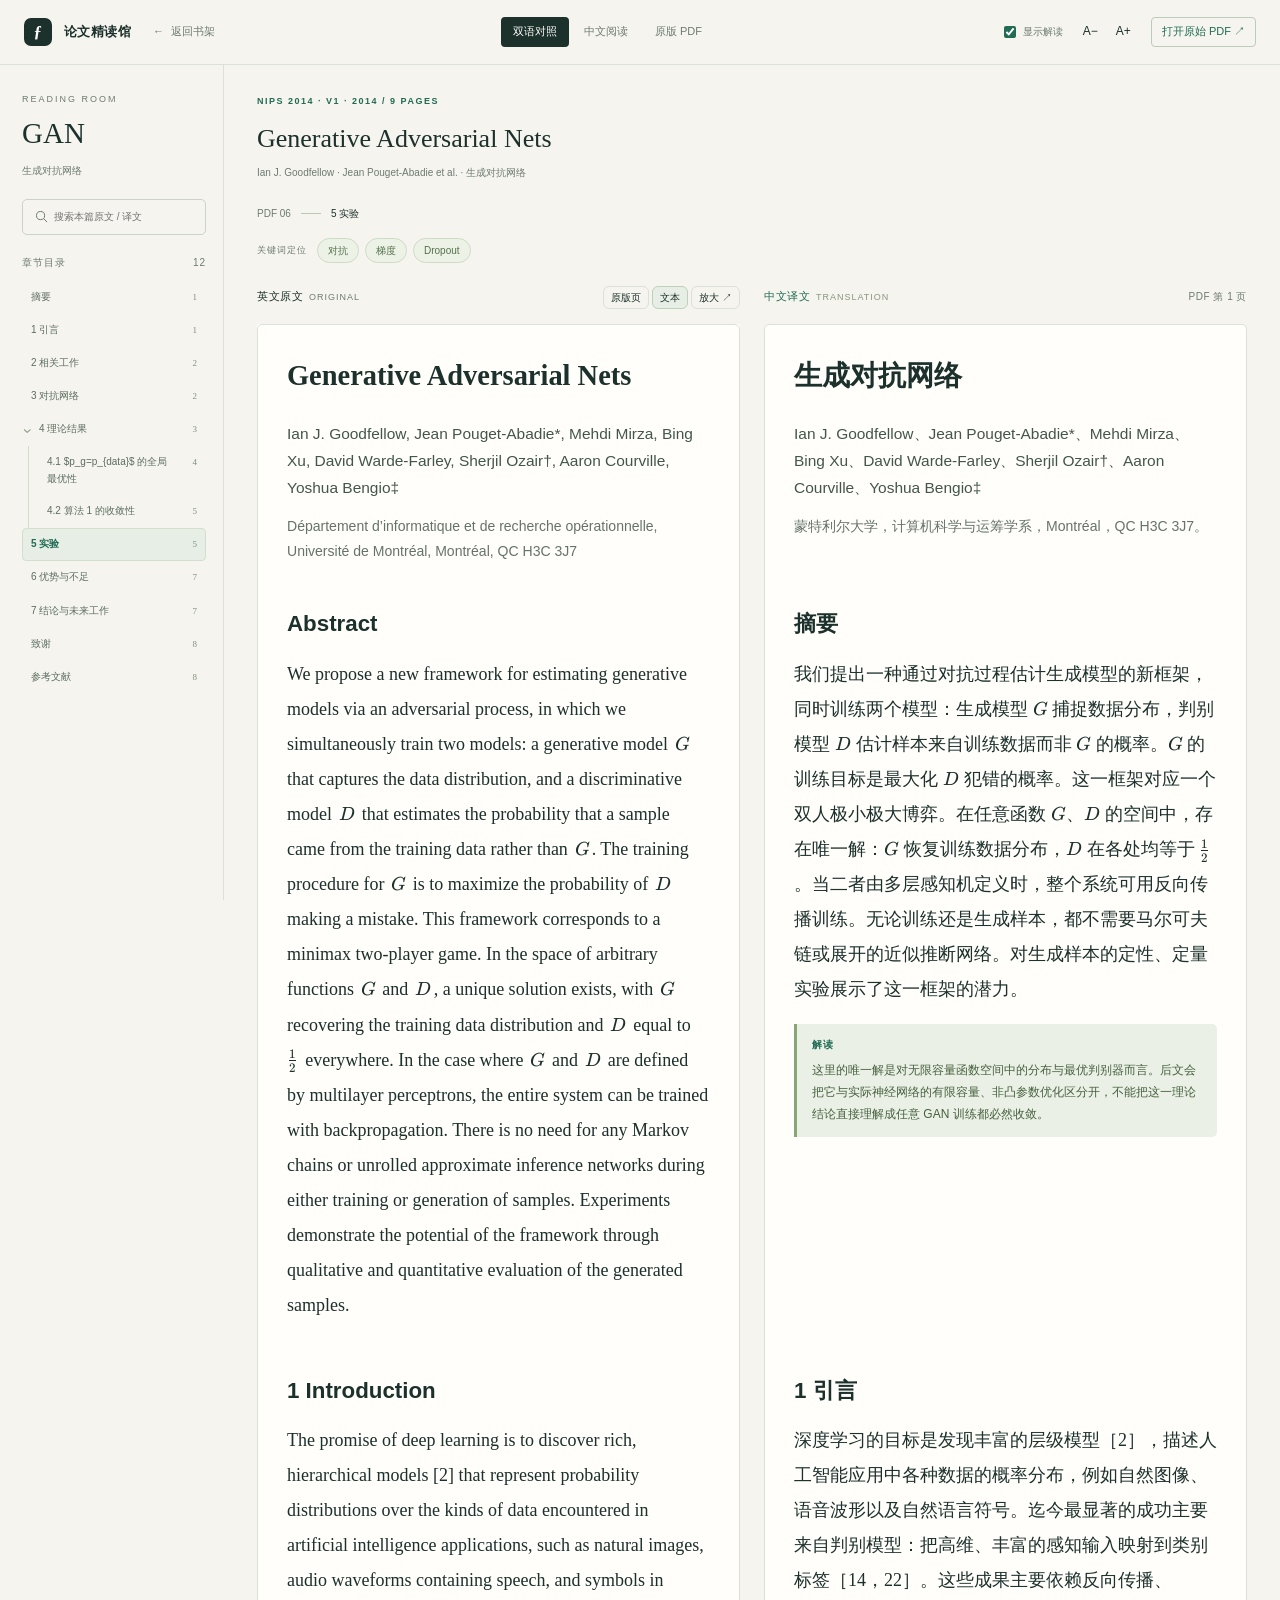
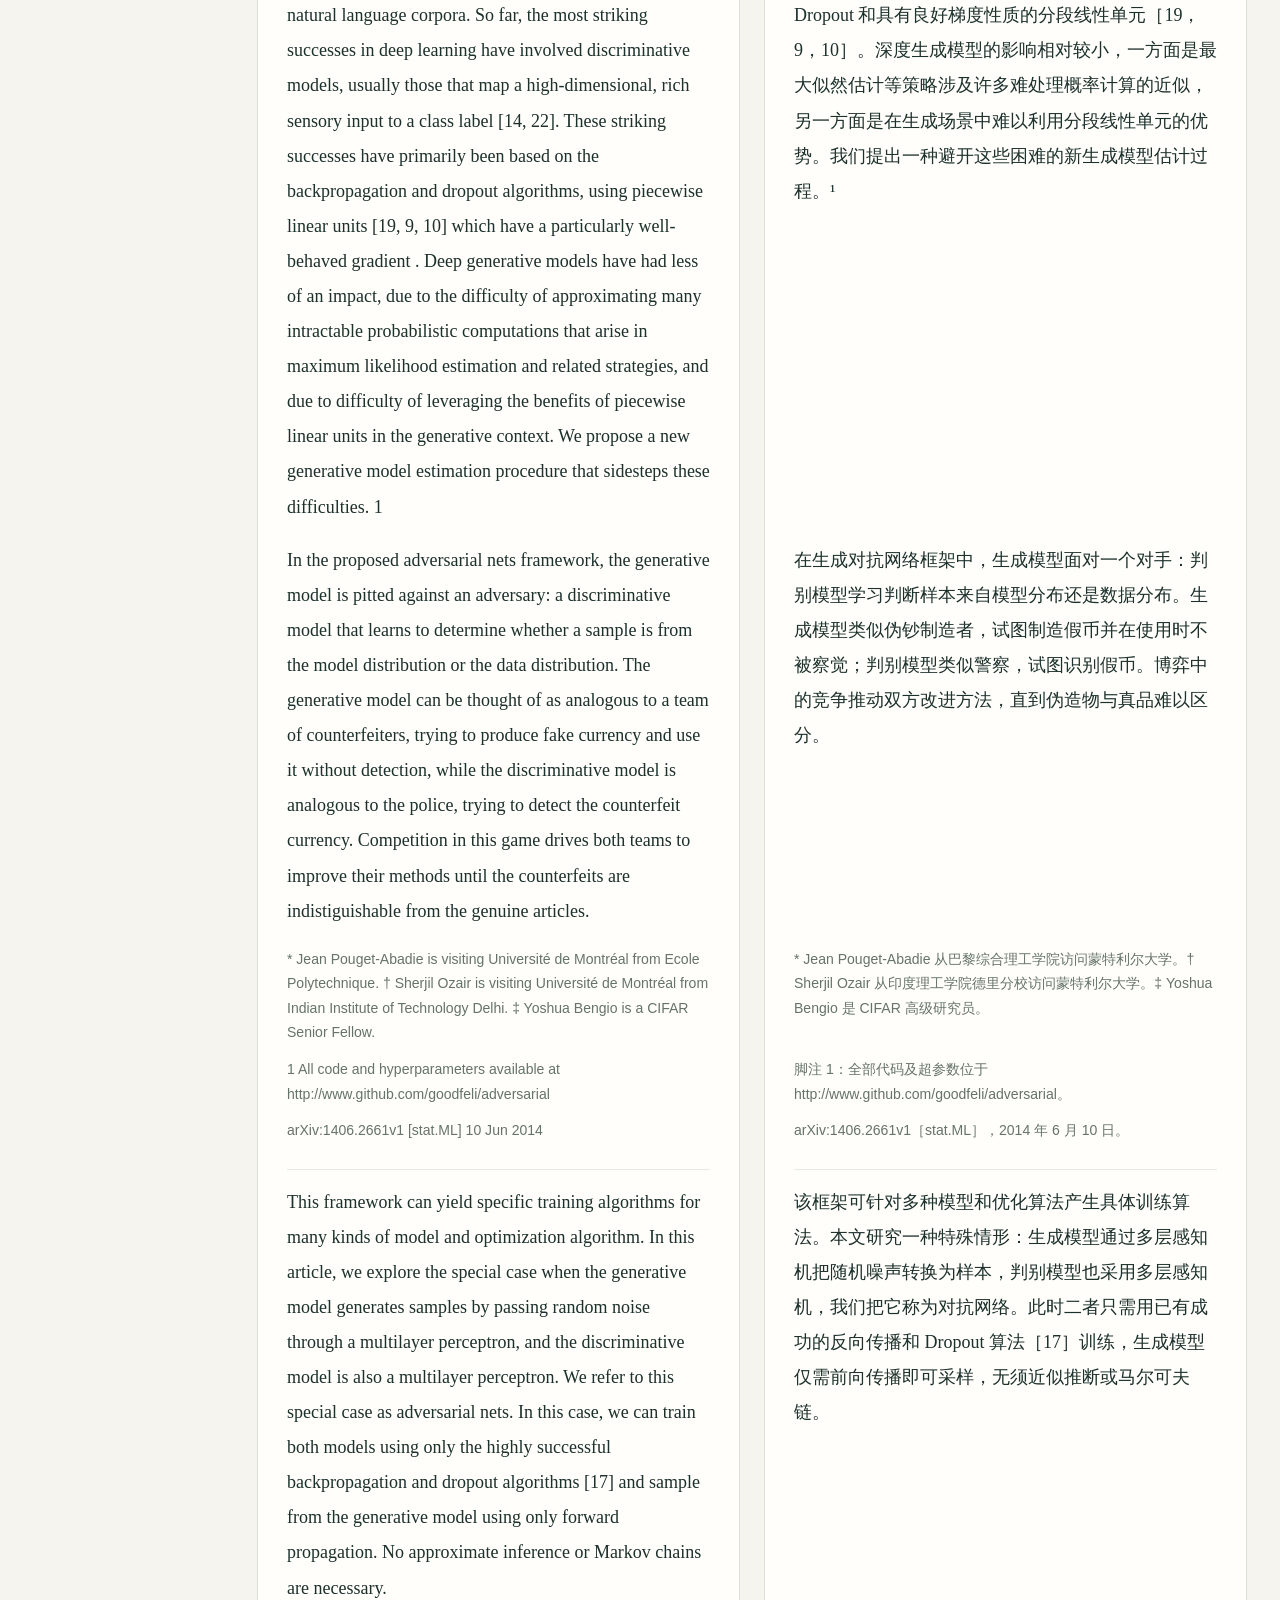
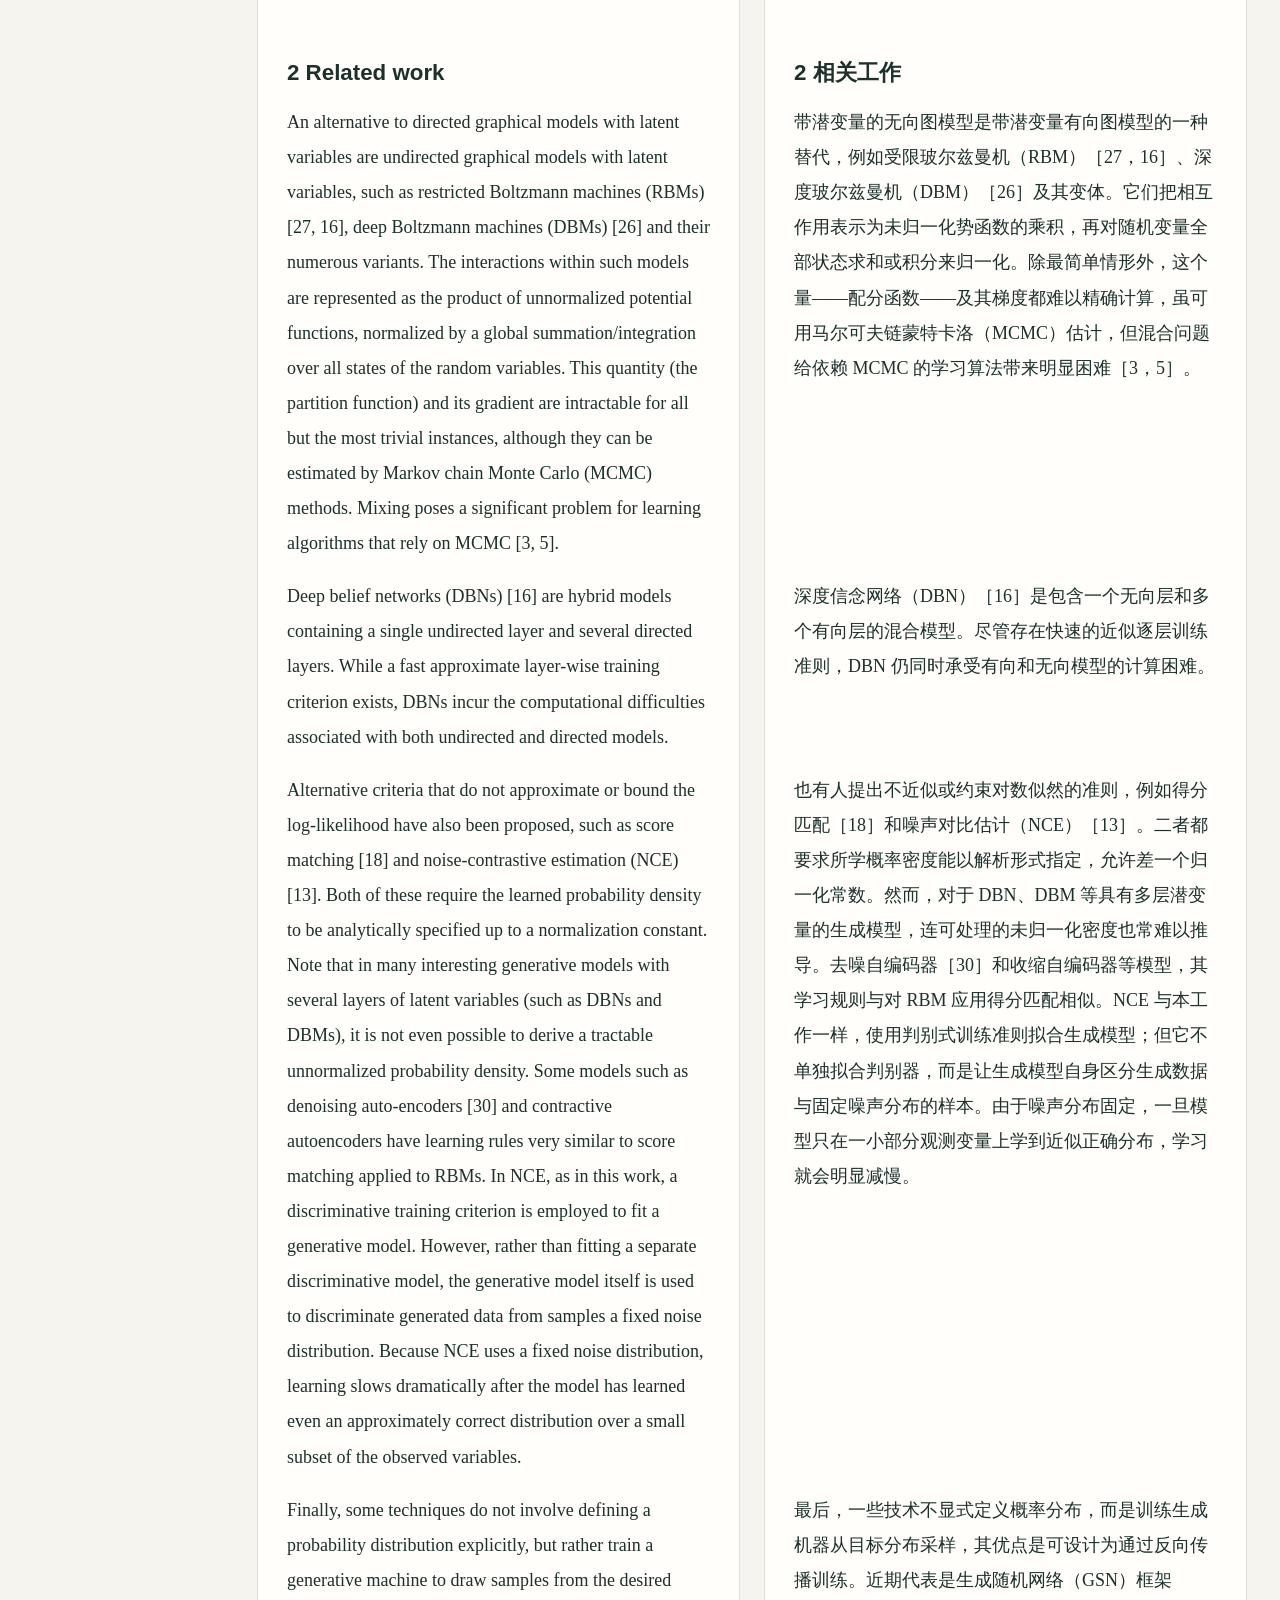
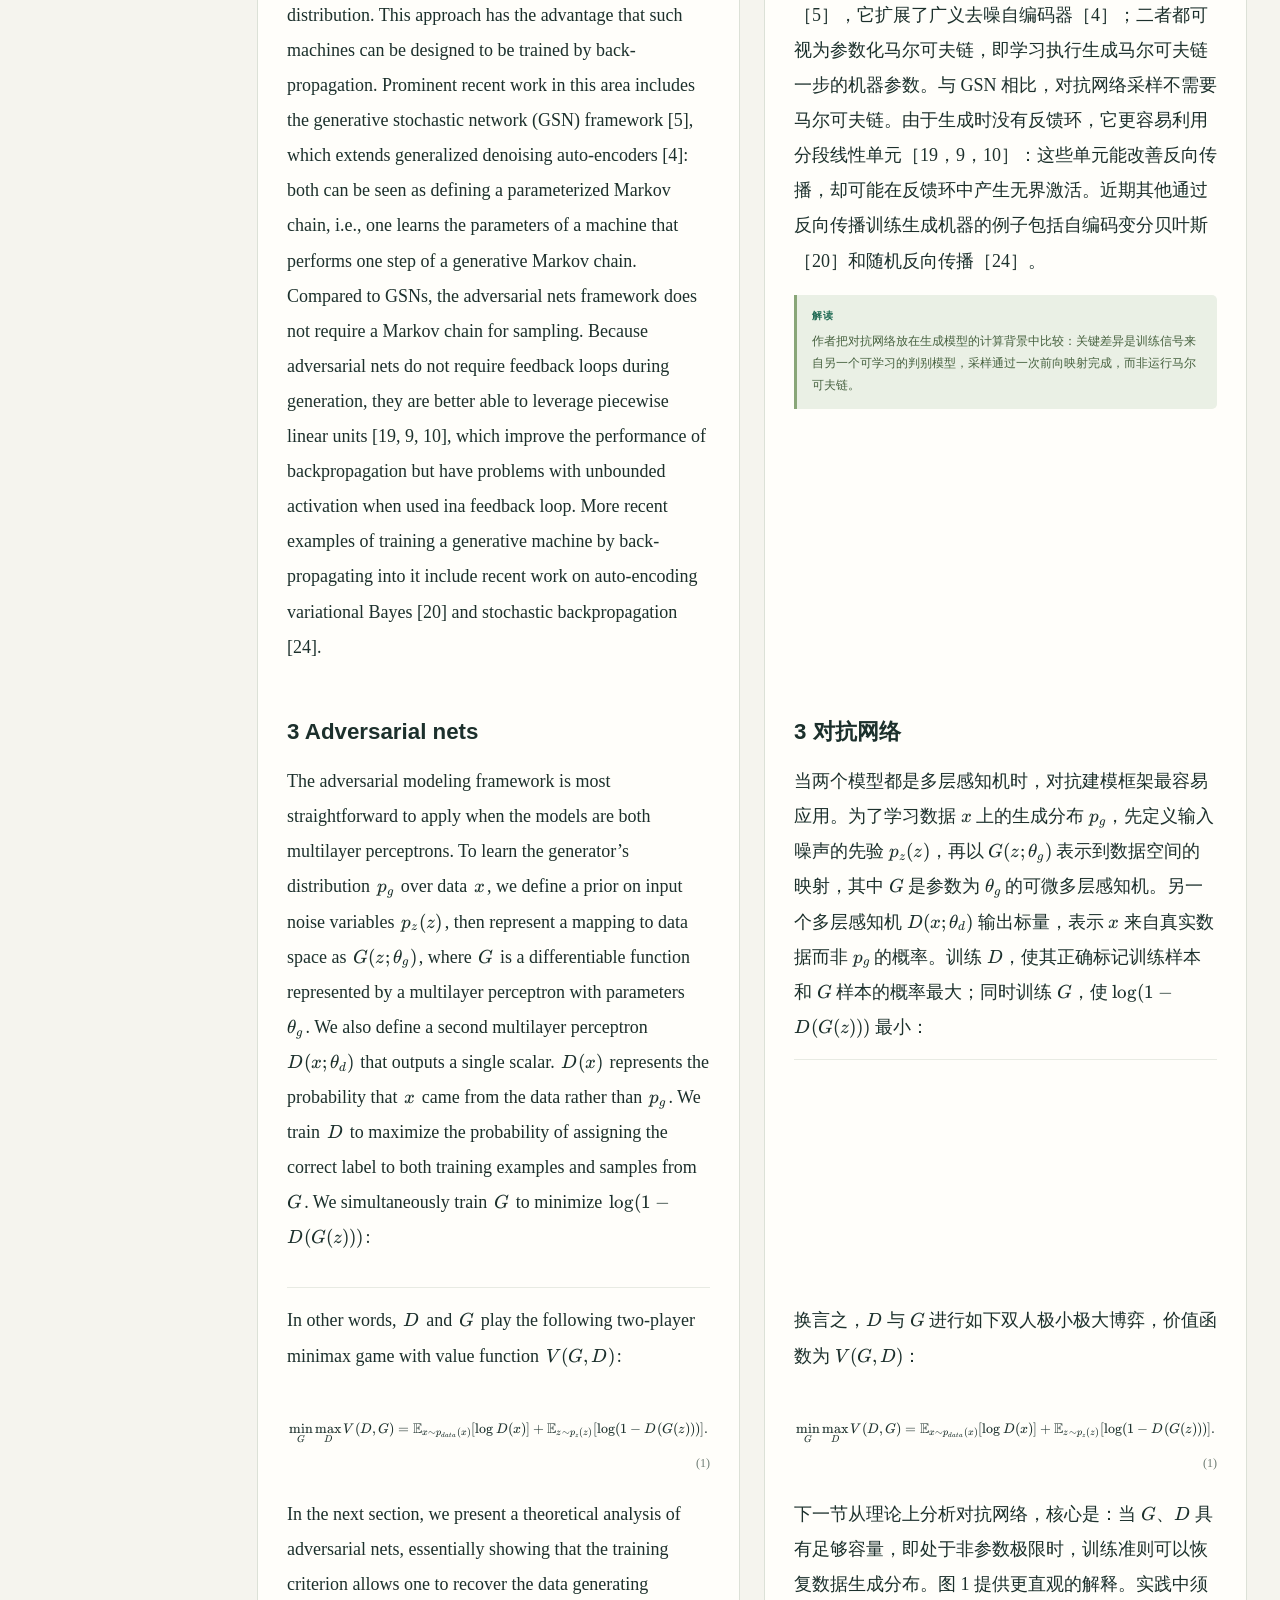
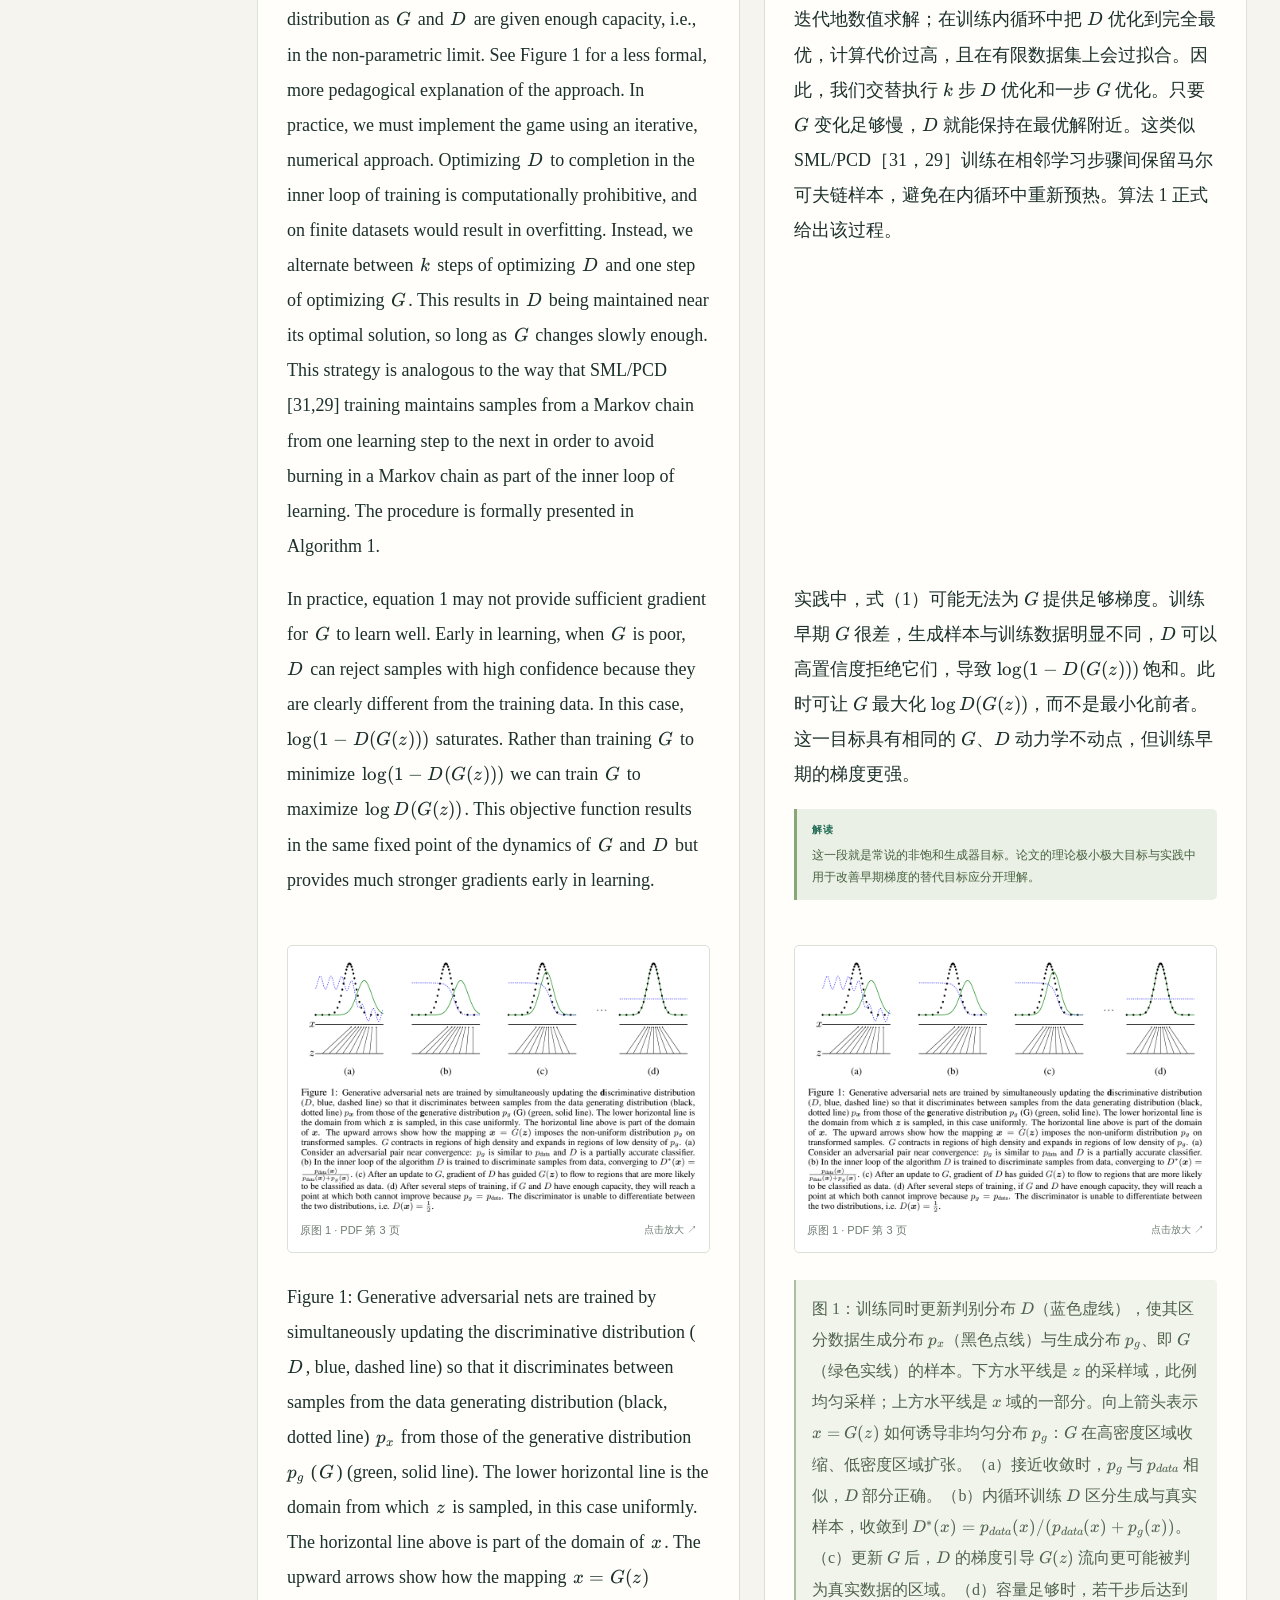
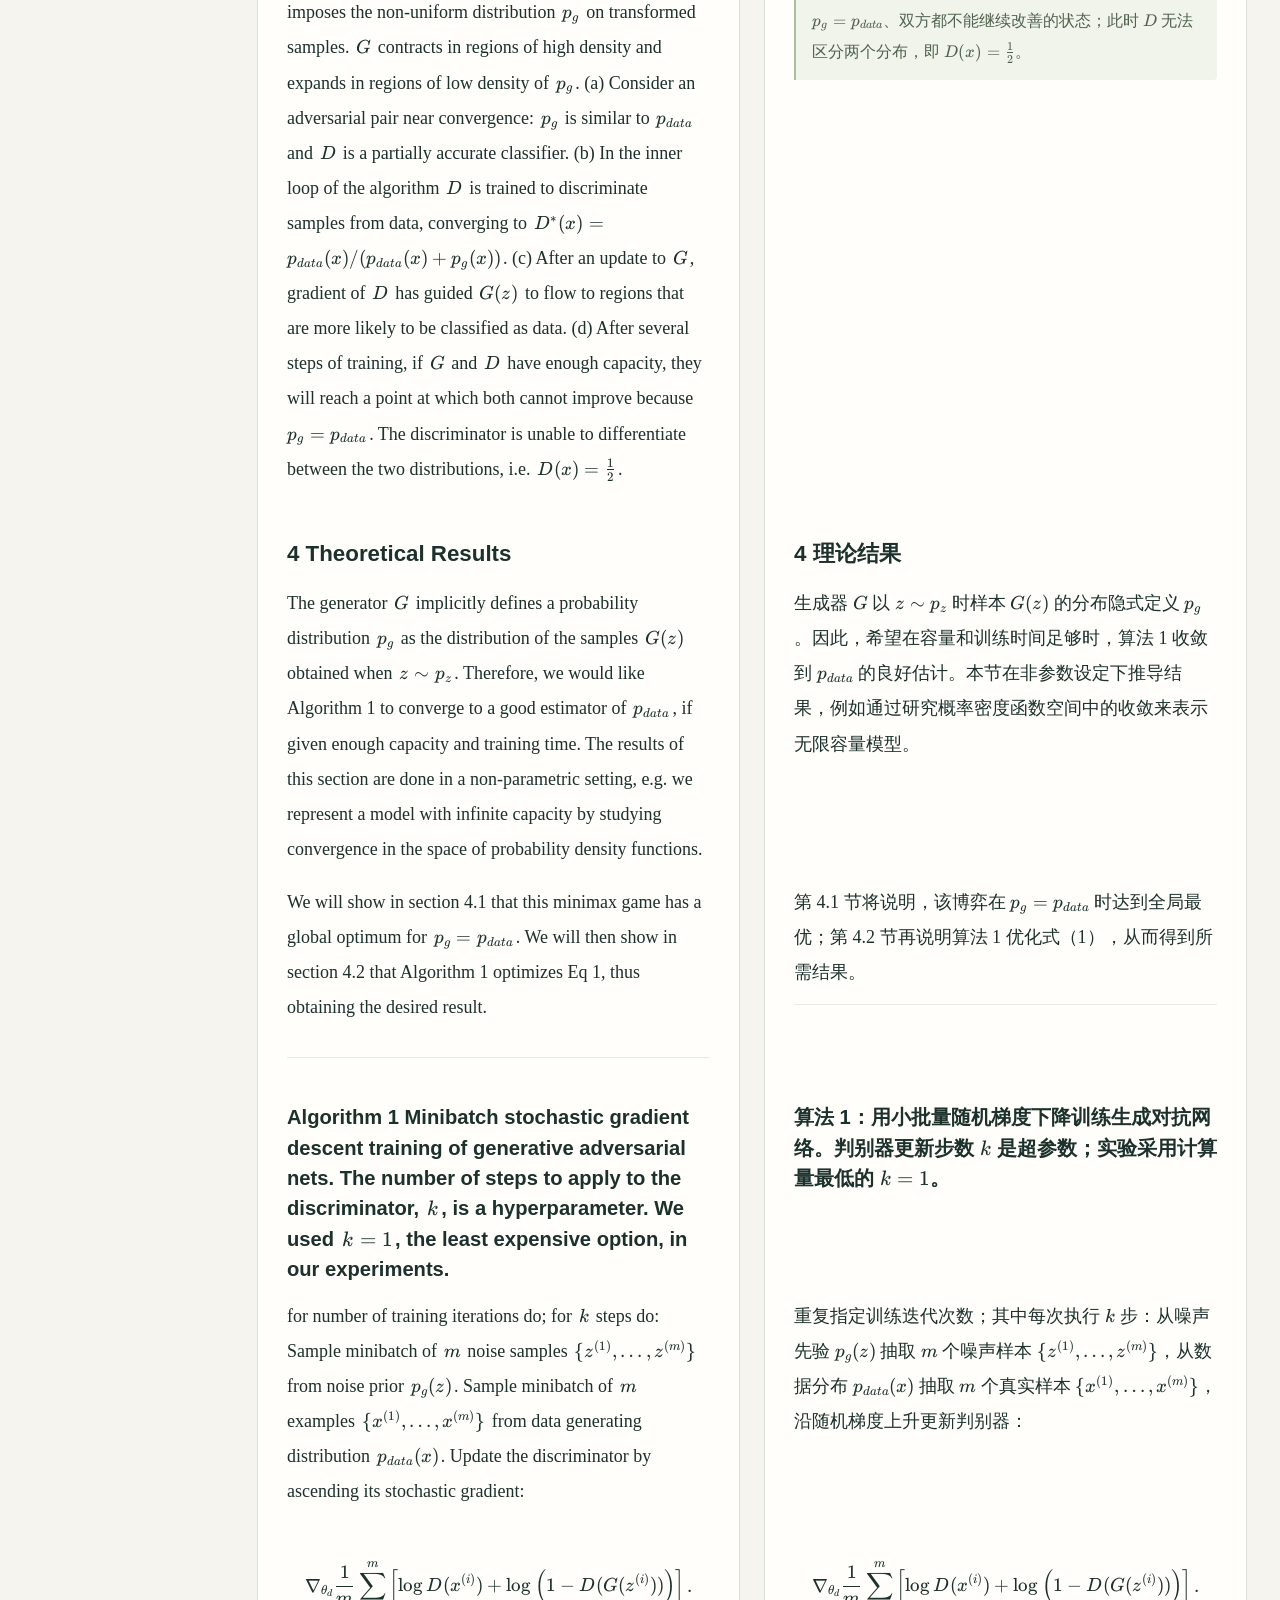
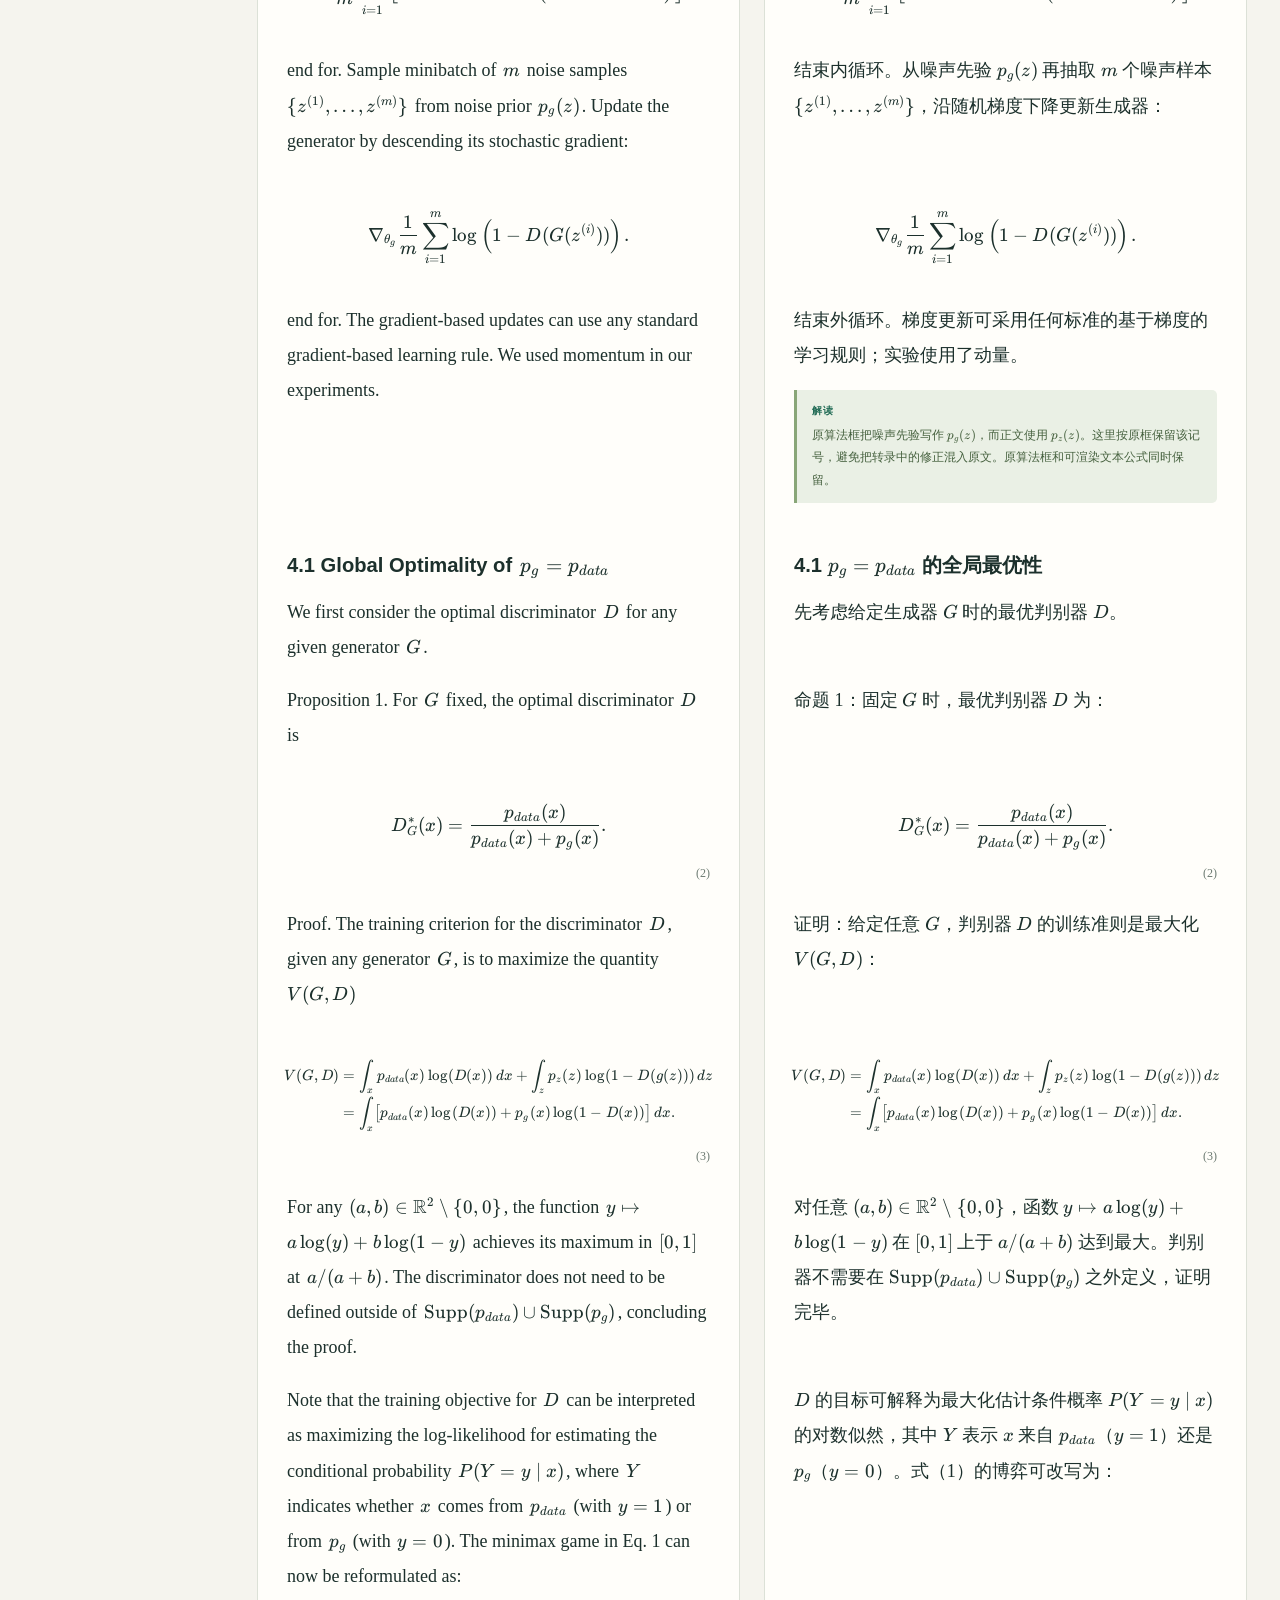
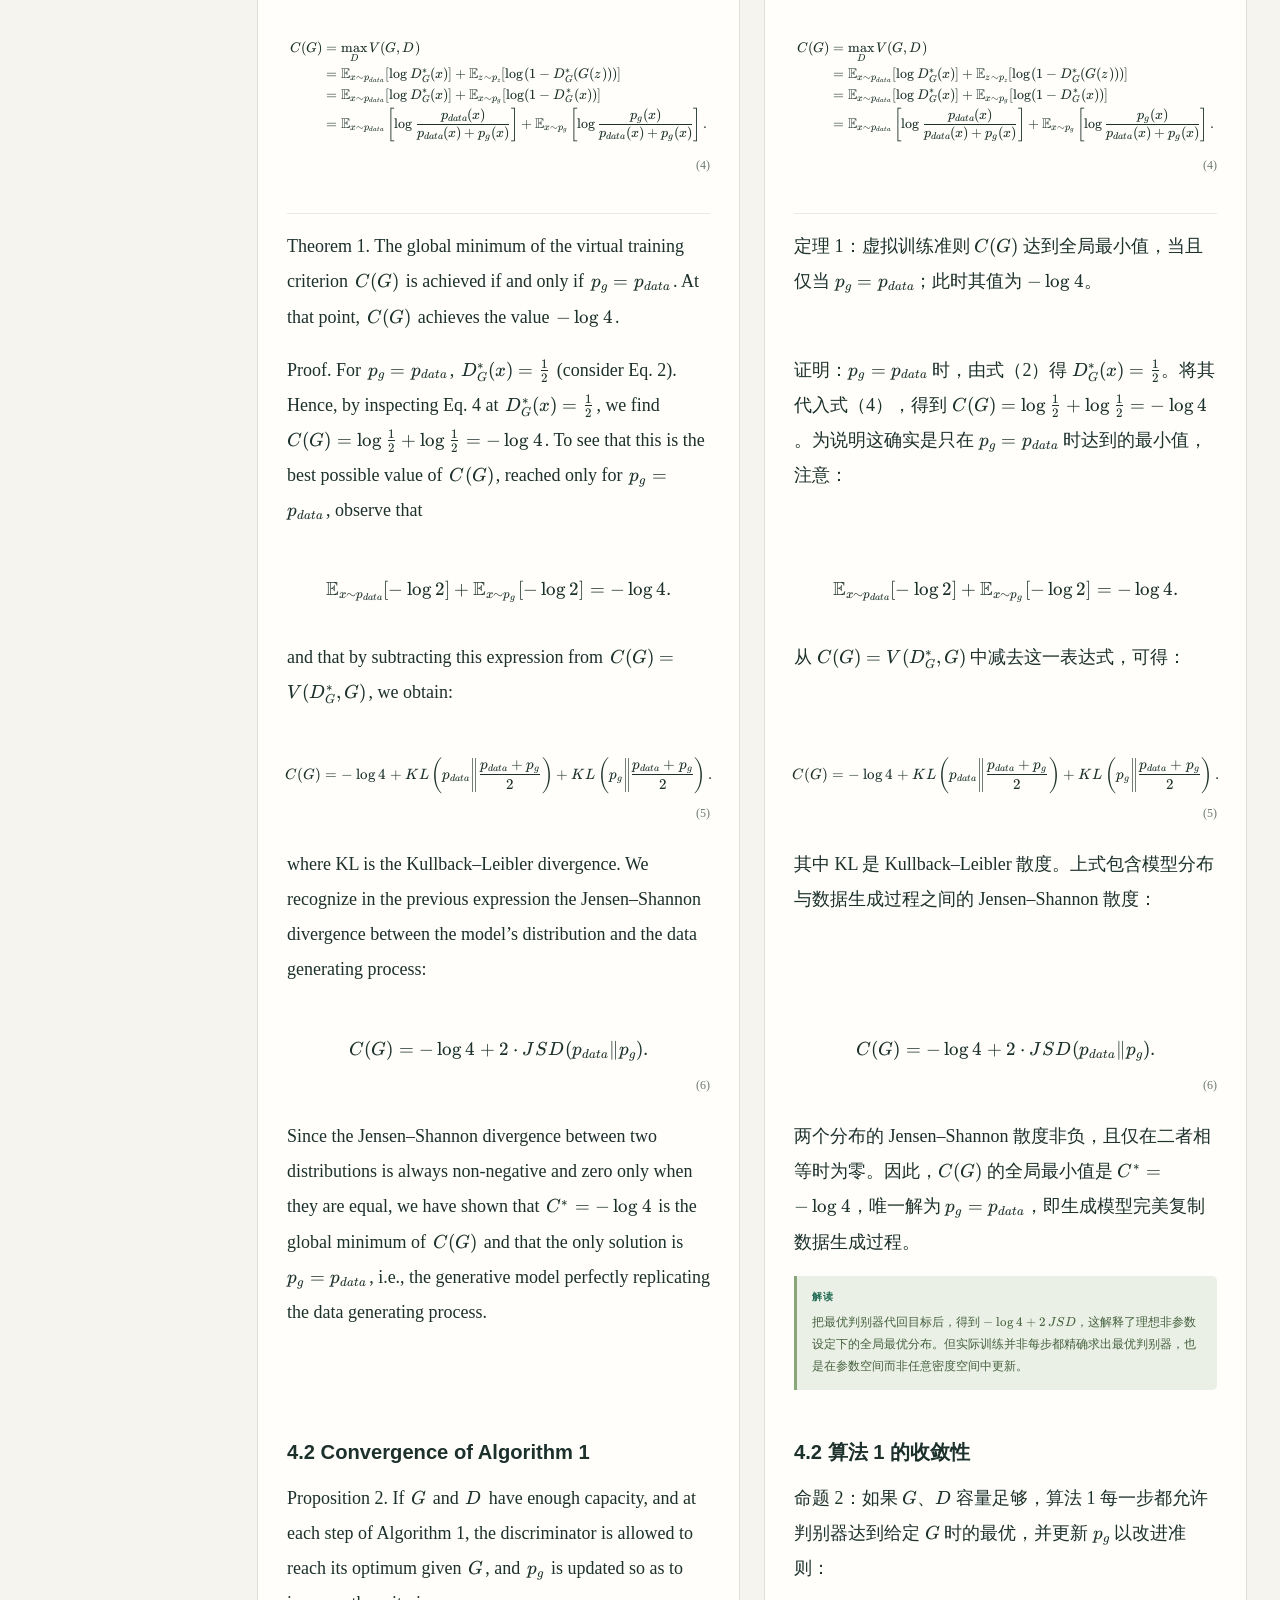
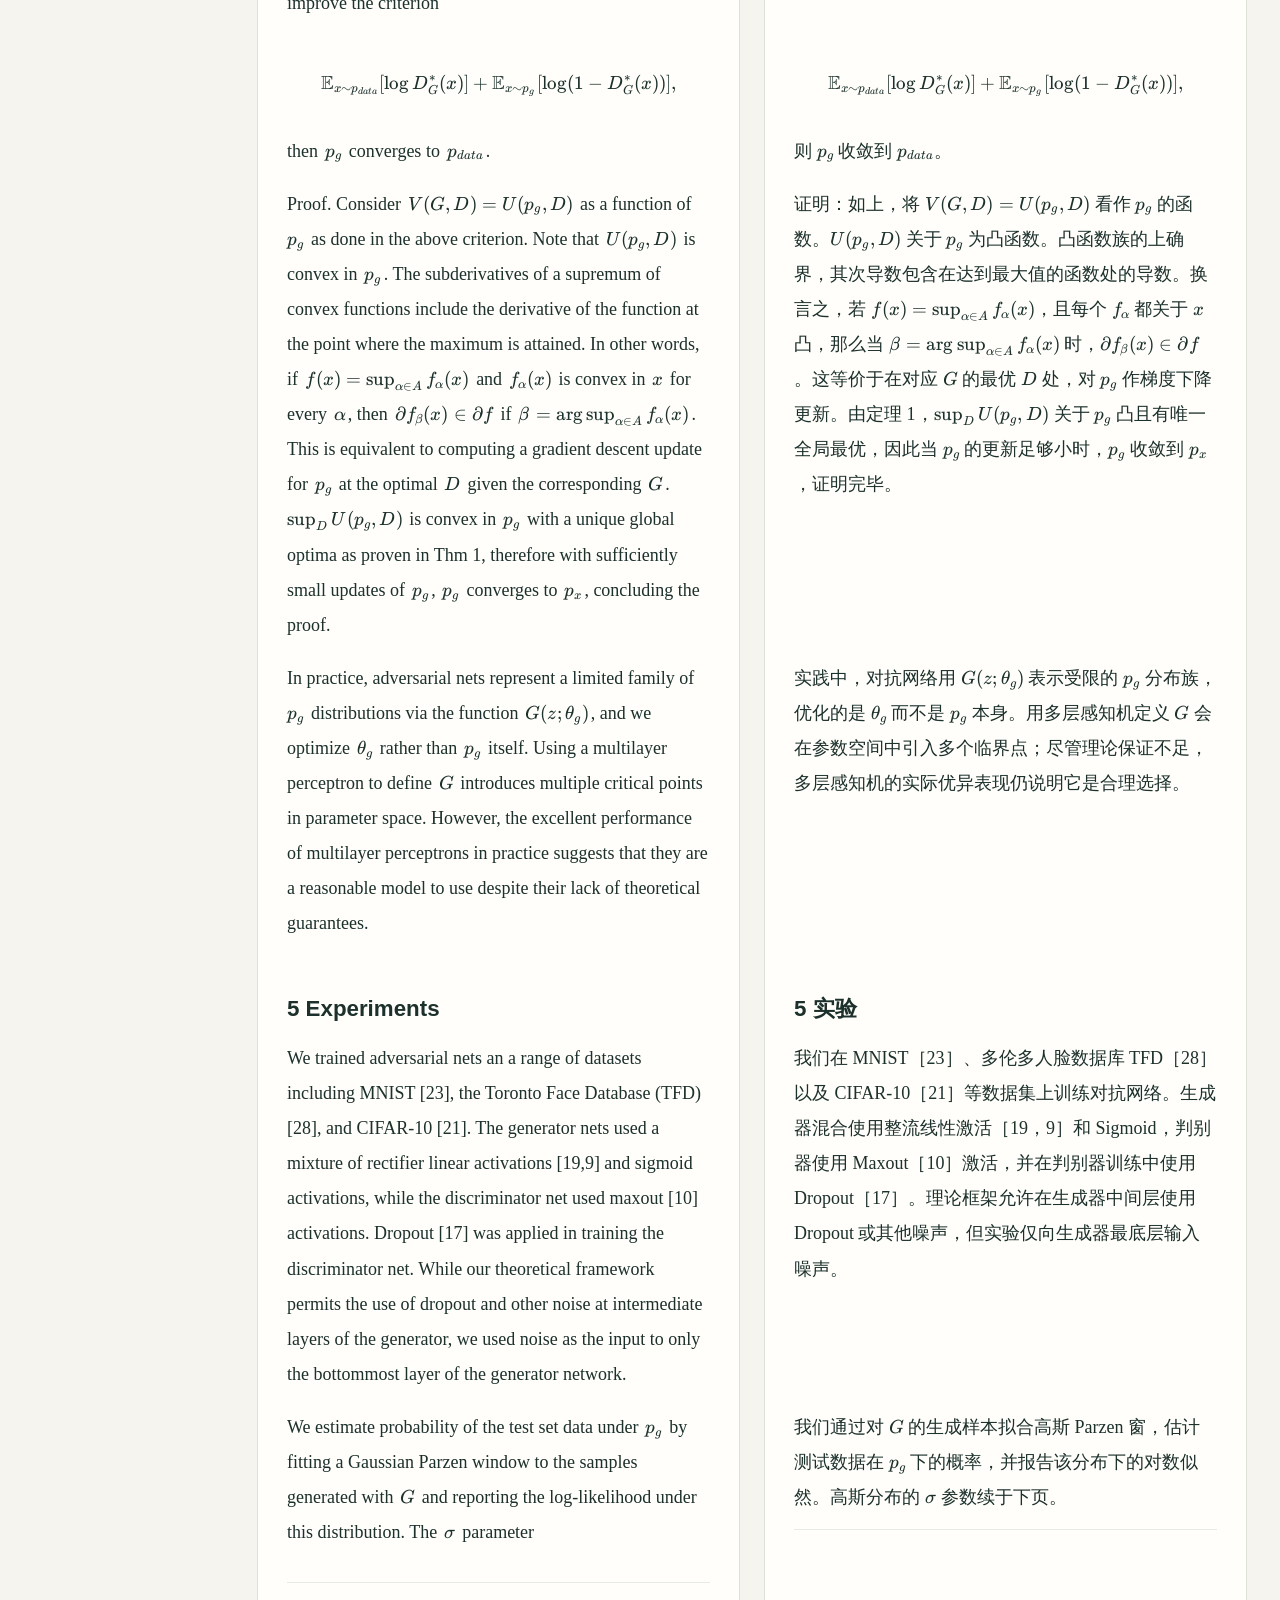
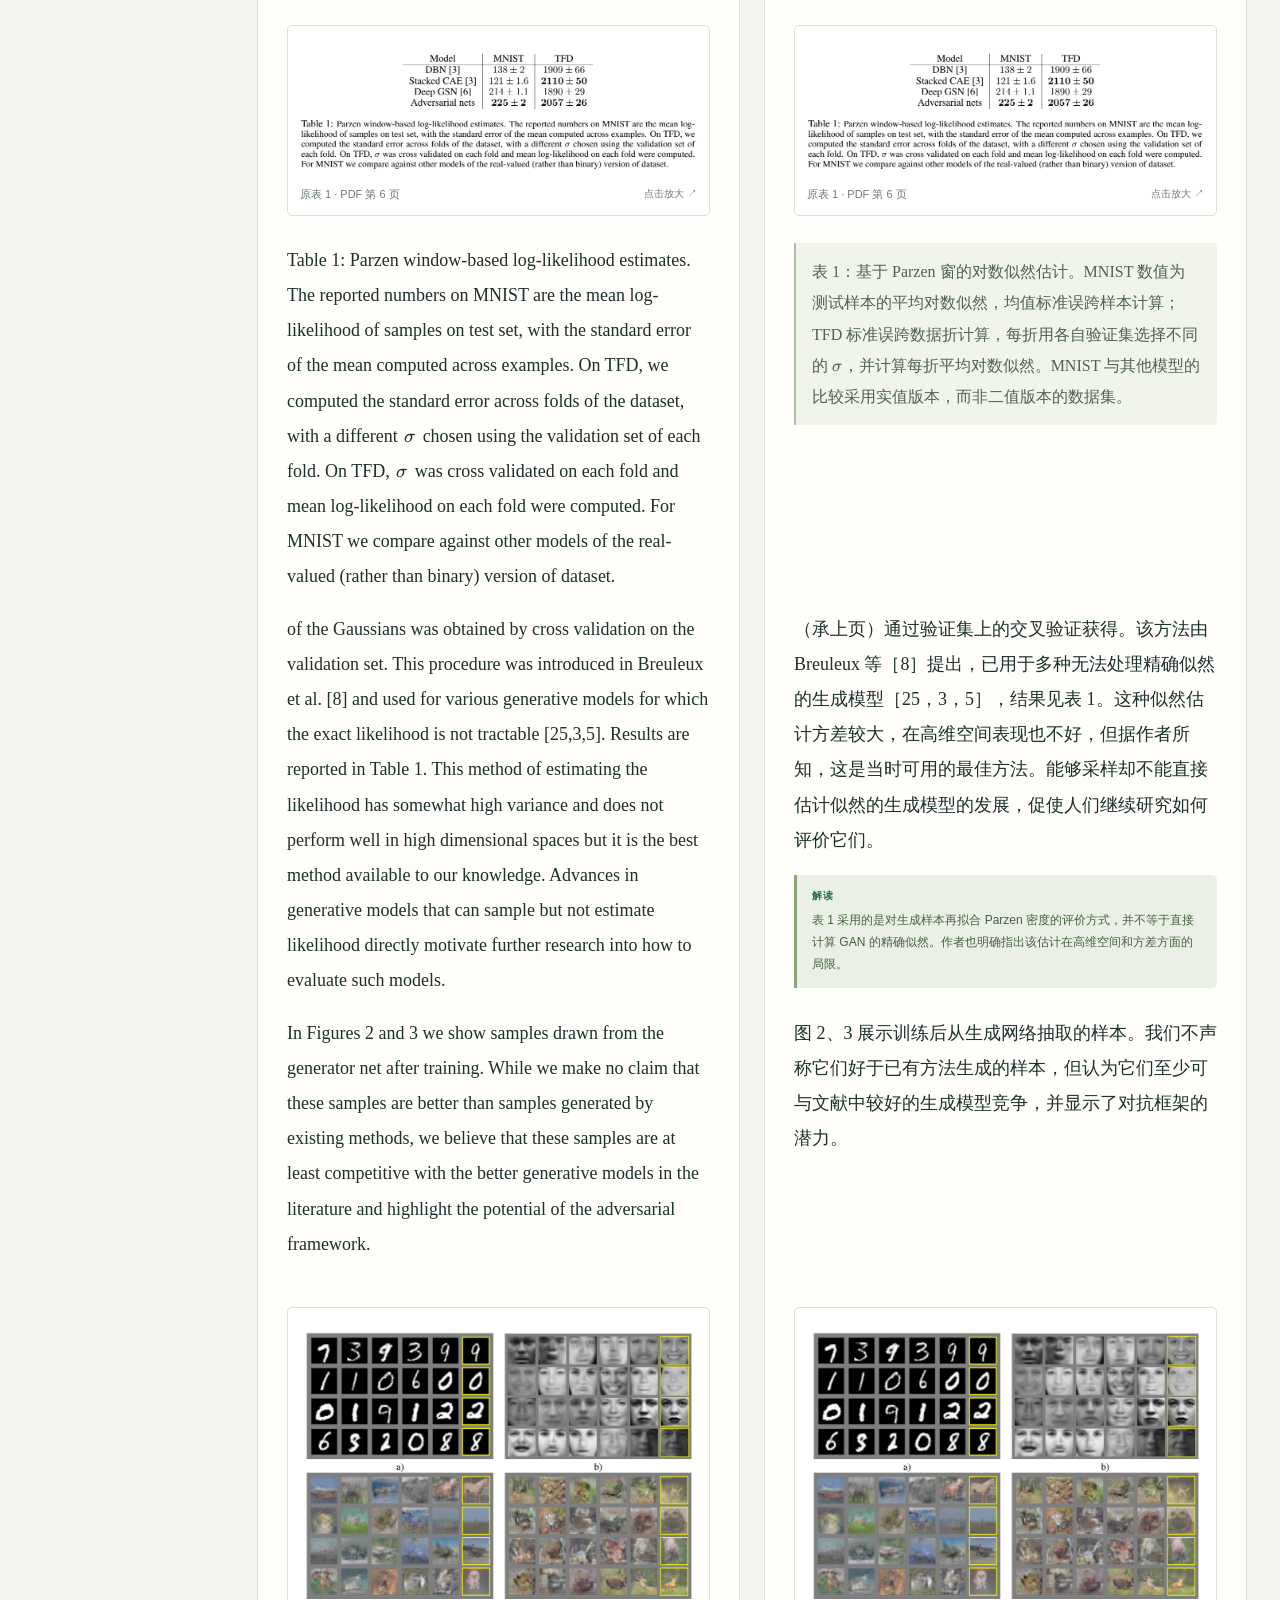
<file: papers/gan.html>
<!doctype html>
<html lang="zh-CN" data-base=".." data-routing="hash">
<head>
<meta charset="utf-8">
<meta name="viewport" content="width=device-width,initial-scale=1">
<meta name="color-scheme" content="light">
<meta name="description" content="12 篇机器学习与深度学习经典论文：按主题分层浏览，逐段中英对照，完整原图、数学公式、章节导航与阅读解读。">
<title>GAN · 论文精读馆</title>
<link rel="icon" href="data:image/svg+xml,%3Csvg xmlns='http://www.w3.org/2000/svg' viewBox='0 0 40 40'%3E%3Crect width='40' height='40' rx='8' fill='%231c302c'/%3E%3Ctext x='11' y='29' font-family='Georgia' font-size='29' fill='%23fffefa'%3Ef%3C/text%3E%3C/svg%3E">
<link rel="stylesheet" href="../assets/vendor/katex/katex.min.css">
<link rel="stylesheet" href="../assets/style.css?v=a29c6a3342e3">
</head>
<body data-initial-paper="gan">
<a class="skip-link" href="#main-content" style="position:absolute;left:-9999px" onfocus="this.style.left='10px'" onblur="this.style.left='-9999px'">跳至正文</a>
<div id="home-view" class="home-view">
 <div class="shell">
  <header class="site-header">
   <a class="brand" href="../index.html"><span class="brand-icon">ƒ</span><span>论文精读馆<small>JINYI’S PAPER LIBRARY</small></span></a>
   <span class="header-note"><i class="dot"></i>原文 · 译文 · 逐段解读</span>
  </header>
  <main id="home-main">
   <section class="hero">
    <div><div class="eyebrow">MACHINE LEARNING & DEEP LEARNING</div><h1>从经典论文，<br><span>读懂模型如何工作。</span></h1><p>从提升方法到卷积网络、注意力与生成模型。<br class="desktop-break">按主题探索，对照原文与译文，沿着段落、推导和实验读下去。</p></div>
    <aside class="hero-aside"><div class="stat-row"><b>12<span>篇论文</span></b><b>212<span>页原文</span></b></div><p>全文 · 附录 · 参考文献<br>原图、公式与表格保留原版</p></aside>
   </section>
   <nav class="reading-path" aria-label="主题快捷入口"><span class="path-label">探索主题</span><div id="reading-path" style="display:contents"></div></nav>
   <div class="library-layout">
    <aside class="collection-sidebar"><div class="collection-nav-label">主题目录 <small>EXPLORE</small></div><nav id="collection-nav" aria-label="论文主题分层目录"></nav></aside>
    <section class="collection-main" aria-labelledby="shelf-title"><div class="shelf-heading"><div><h2 id="shelf-title">全部论文 <small>THE COLLECTION</small></h2><p id="collection-active" class="collection-active"></p></div><div class="search-box"><svg viewBox="0 0 24 24" fill="none" stroke="currentColor" stroke-width="1.6"><circle cx="10.5" cy="10.5" r="6.5"/><path d="m16 16 5 5"/></svg><input id="home-search" type="search" placeholder="搜索主题、论文或双语正文…" aria-label="搜索论文与内容"><button class="search-clear hidden" id="clear-home-search" aria-label="清空搜索">×</button></div></div><div id="paper-grid" class="paper-grid"></div><div id="home-results" hidden aria-live="polite"></div></section>
   </div>
  </main>
  <footer class="home-footer"><span lang="en">© 2026 Jinyi. All rights reserved.</span></footer>
 </div>
</div>
<div id="reader-view" hidden>
 <header id="reader-header" class="reader-header">
  <div class="reader-head-left"><a id="reader-home-brand" class="brand" href="../index.html"><span class="brand-icon">ƒ</span><span class="brand-name">论文精读馆</span></a><a id="back-home" class="back-home" href="../index.html">← <span>返回书架</span></a></div>
  <div class="reader-header-controls"><div class="segments" role="group" aria-label="阅读模式"><button id="mode-parallel" data-mode="parallel" class="active" aria-pressed="true">双语对照</button><button id="mode-focus" data-mode="focus" aria-pressed="false">中文阅读</button><button id="mode-pdf" data-mode="pdf" aria-pressed="false">原版 PDF</button></div></div>
  <div class="reader-head-right"><div class="reading-settings"><label><input type="checkbox" id="show-notes" checked>显示解读</label><button id="font-down" aria-label="缩小译文字体">A−</button><button id="font-up" aria-label="放大译文字体">A+</button></div><a id="open-pdf-top" class="pdf-link" href="#" target="_blank" rel="noopener">打开原始 PDF ↗</a></div>
 </header>
 <div class="reader-layout">
  <div class="sidebar-backdrop" id="sidebar-backdrop"></div>
  <aside id="sidebar" class="sidebar" aria-label="论文目录">
   <div class="side-eyebrow">READING ROOM</div><div class="side-title" id="side-title"></div><p class="side-subtitle" id="side-subtitle"></p>
   <div class="search-box side-search"><svg viewBox="0 0 24 24" fill="none" stroke="currentColor" stroke-width="1.6"><circle cx="10.5" cy="10.5" r="6.5"/><path d="m16 16 5 5"/></svg><input id="paper-search" type="search" placeholder="搜索本篇原文 / 译文" aria-label="搜索本篇论文"></div>
   <div class="toc-heading"><span id="toc-heading">章节目录</span><span id="toc-count"></span></div>
   <nav id="toc-list" class="toc-list" aria-label="章节导航"></nav><div id="paper-search-results" class="inpaper-results" hidden aria-live="polite"></div>

  </aside>
  <main id="main-content" class="paper-main">
   <div class="paper-topline"><div class="eyebrow" id="paper-eyebrow"></div><button id="mobile-toc" class="mobile-menu-button" aria-controls="sidebar" aria-expanded="false">☰ 章节目录</button></div>
   <h1 class="paper-heading" id="paper-title"></h1><p id="paper-byline" class="paper-byline"></p>
   <div id="page-context" class="page-context"></div>
   <div id="keyword-bar" class="keyword-bar" aria-label="中英关键词联动定位"></div>
   <div class="reading-columns" id="reading-columns">
    <section class="original-column" aria-label="英文原文">
     <div class="column-heading"><div>英文原文<span class="overline">ORIGINAL</span></div><div class="original-actions"><button id="source-image-mode" aria-pressed="false">原版页</button><button id="source-text-mode" class="active" aria-pressed="true">文本</button><button id="zoom-source">放大 ↗</button></div></div>
     <div class="source-viewport" id="source-viewport"><div id="source-pages" class="source-pages" hidden></div><article id="original-text" class="original-text"></article></div>
     <p class="source-foot"><span id="source-foot-label">图、表、公式与原页排版完整保留</span><button id="copy-original">复制英文全文</button></p>
    </section>
    <section class="translation-column" aria-label="中文译文与解读">
     <div class="column-heading translation-label"><div>中文译文<span class="overline">TRANSLATION</span></div><span id="translation-page-label" style="font-size:10px;color:var(--muted)"></span></div>
     <article class="translation-content" id="translation-content"></article>

    </section>
   </div>
   <section id="pdf-panel" class="pdf-panel" hidden><div class="pdf-fallback"><span>原始 PDF · 可直接核对图表、公式与完整排版</span><a id="pdf-fallback-link" href="#" target="_blank" rel="noopener">在新窗口打开 ↗</a></div><iframe id="pdf-frame" title="论文原始 PDF"></iframe></section>

  </main>
 </div>
</div>
<dialog class="modal" id="image-dialog" aria-label="放大论文原版页面"><div class="modal-toolbar"><span id="zoom-title"></span><div class="zoom-controls"><button id="zoom-out" aria-label="缩小原版页">−</button><output id="zoom-level">100%</output><button id="zoom-in" aria-label="放大原版页">+</button><button id="zoom-fit">适合宽度</button><button id="close-dialog" aria-label="关闭放大页面">关闭 ×</button></div></div><div class="modal-canvas" id="modal-canvas"><img id="zoom-image" alt="放大的论文原版页面"></div></dialog>
<div class="toast" id="toast" role="status" hidden></div>
<script src="../assets/vendor/katex/katex.min.js"></script>
<script src="../data.js?v=defa2f65d334"></script>
<script src="../app.js?v=8a90c788923b"></script>
</body>
</html>
</file>
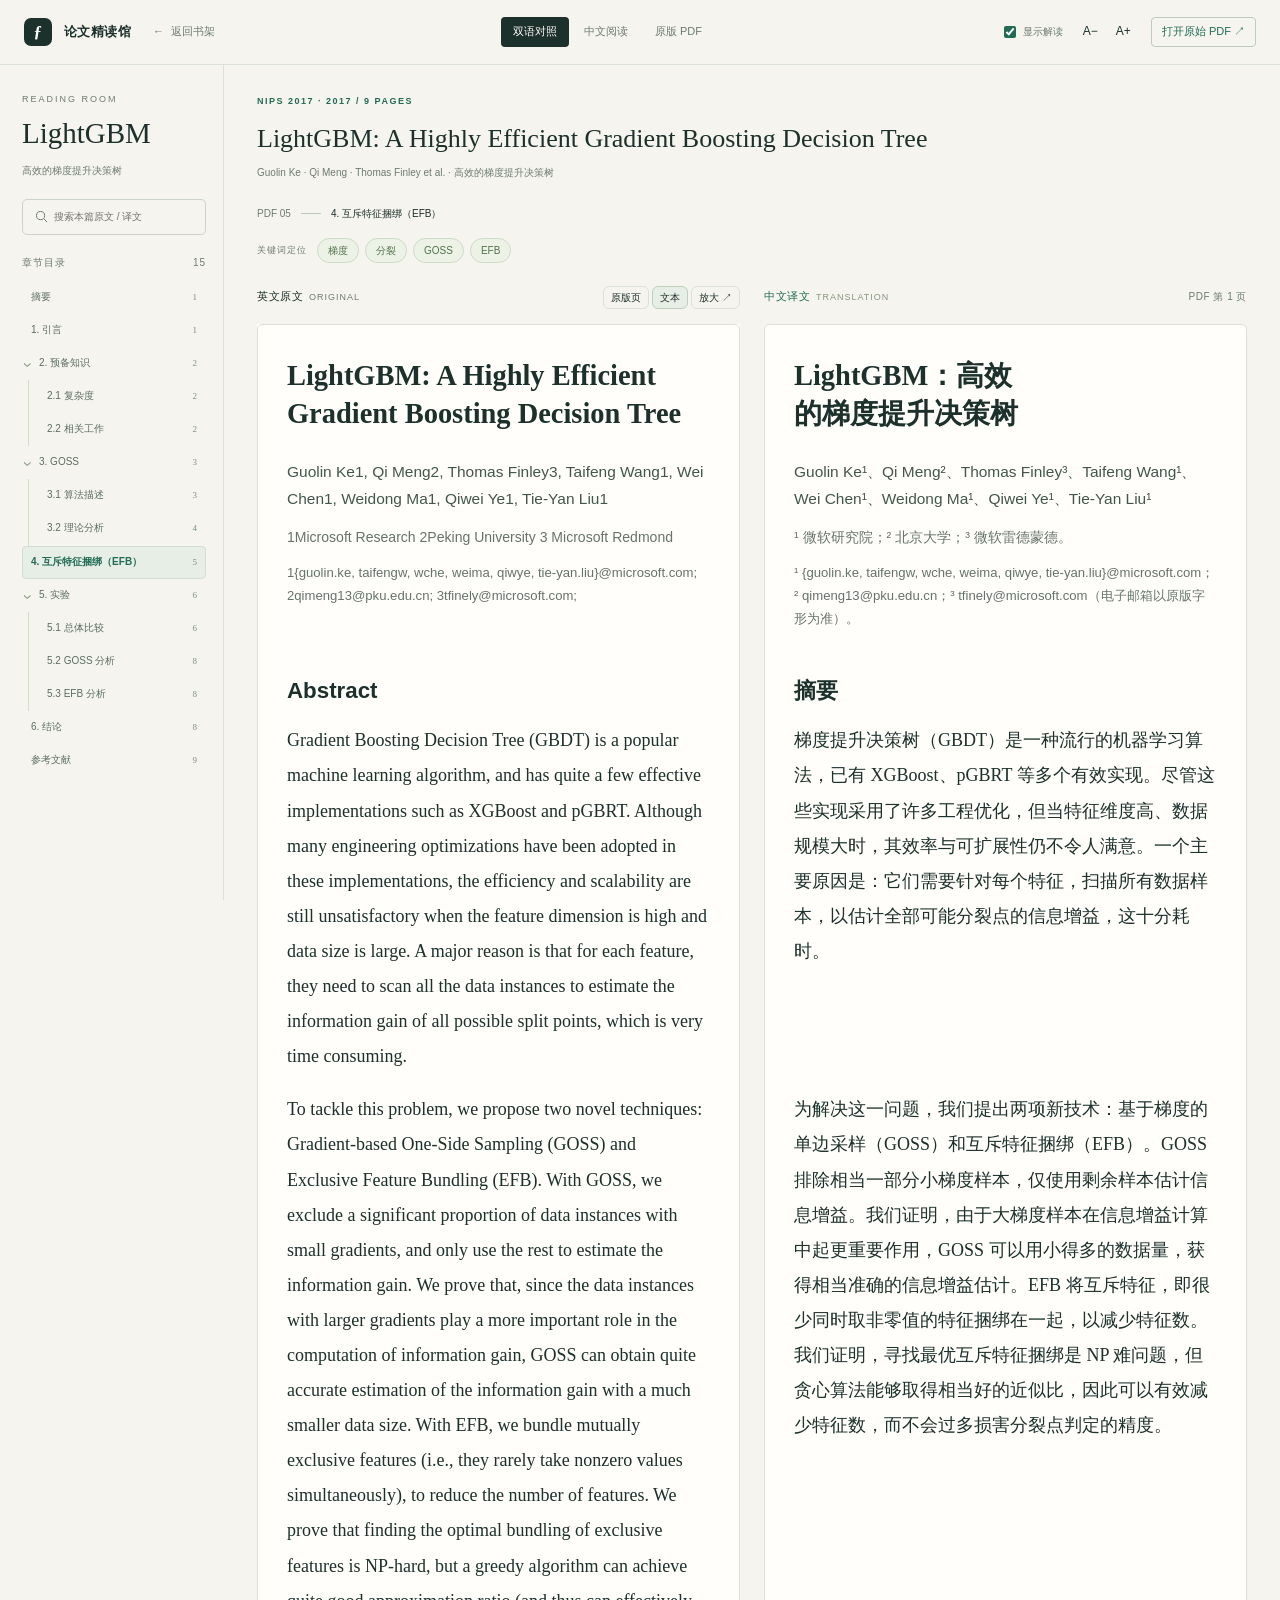
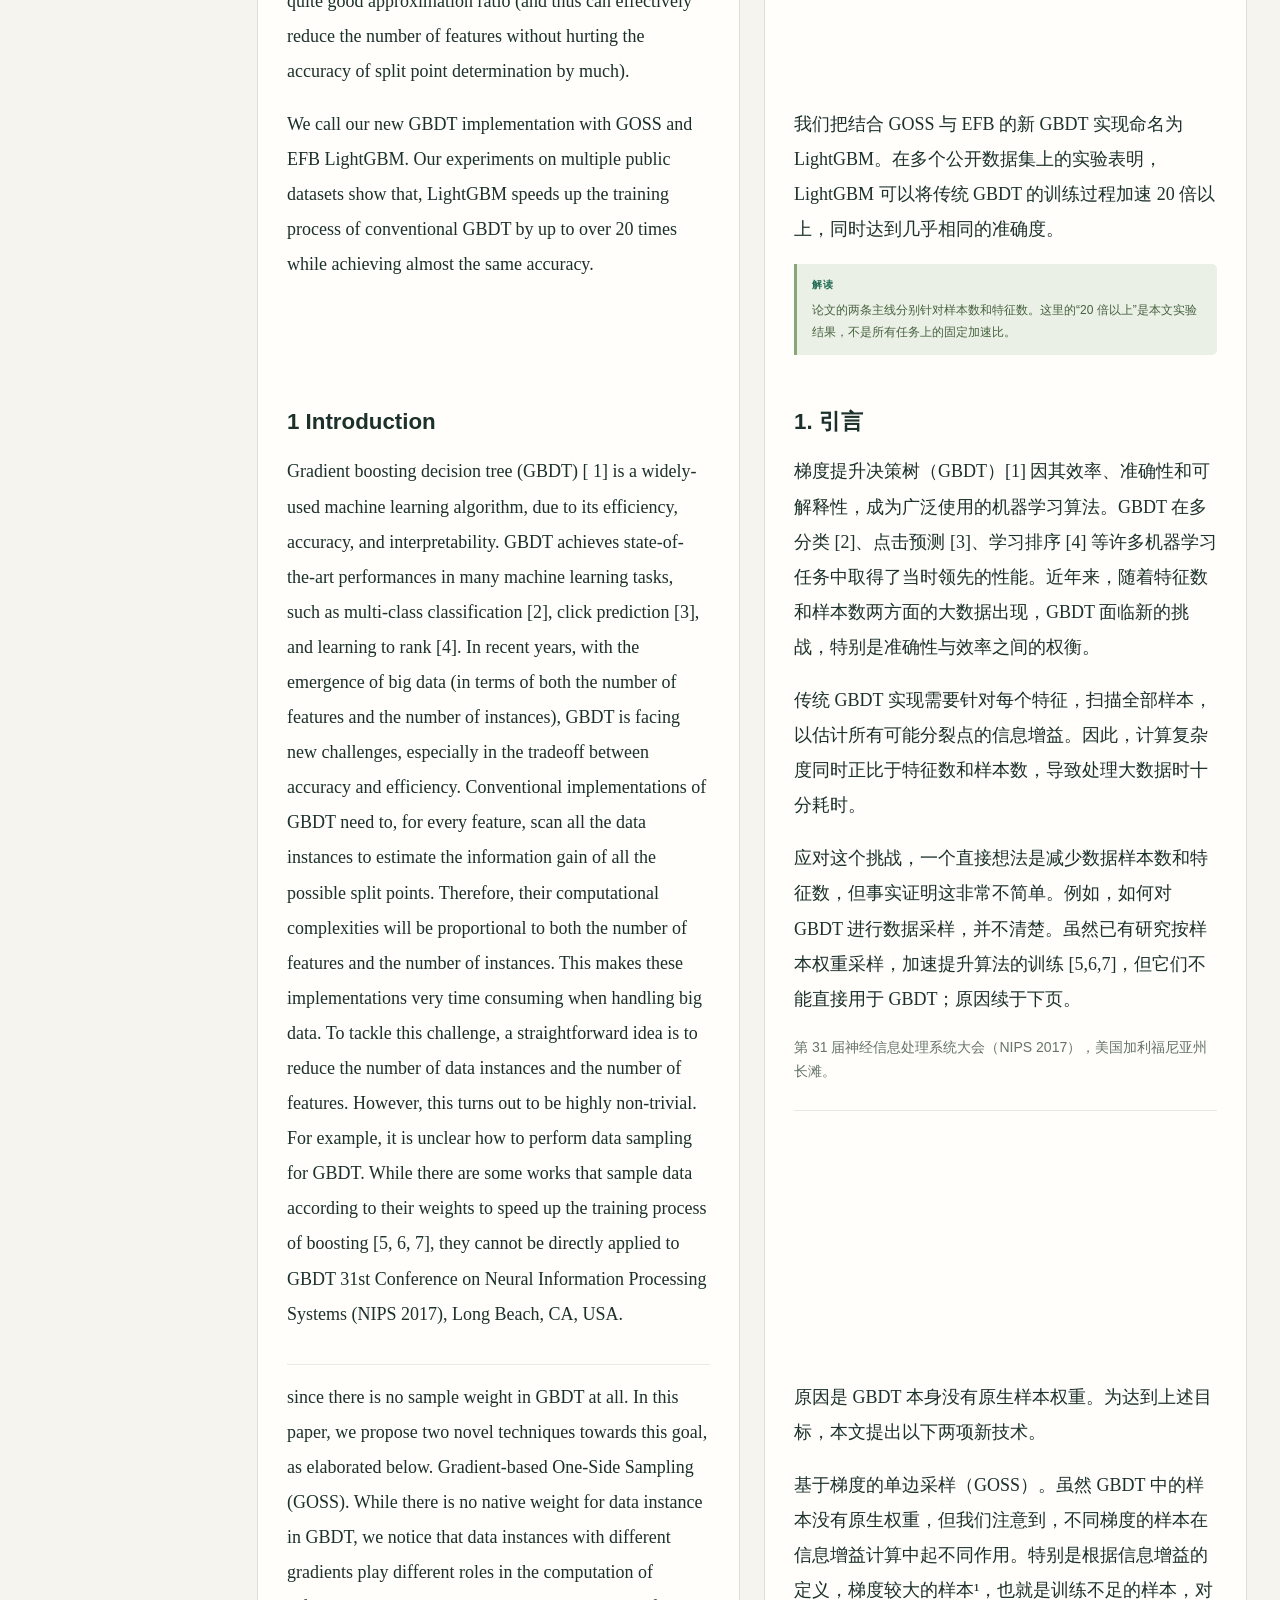
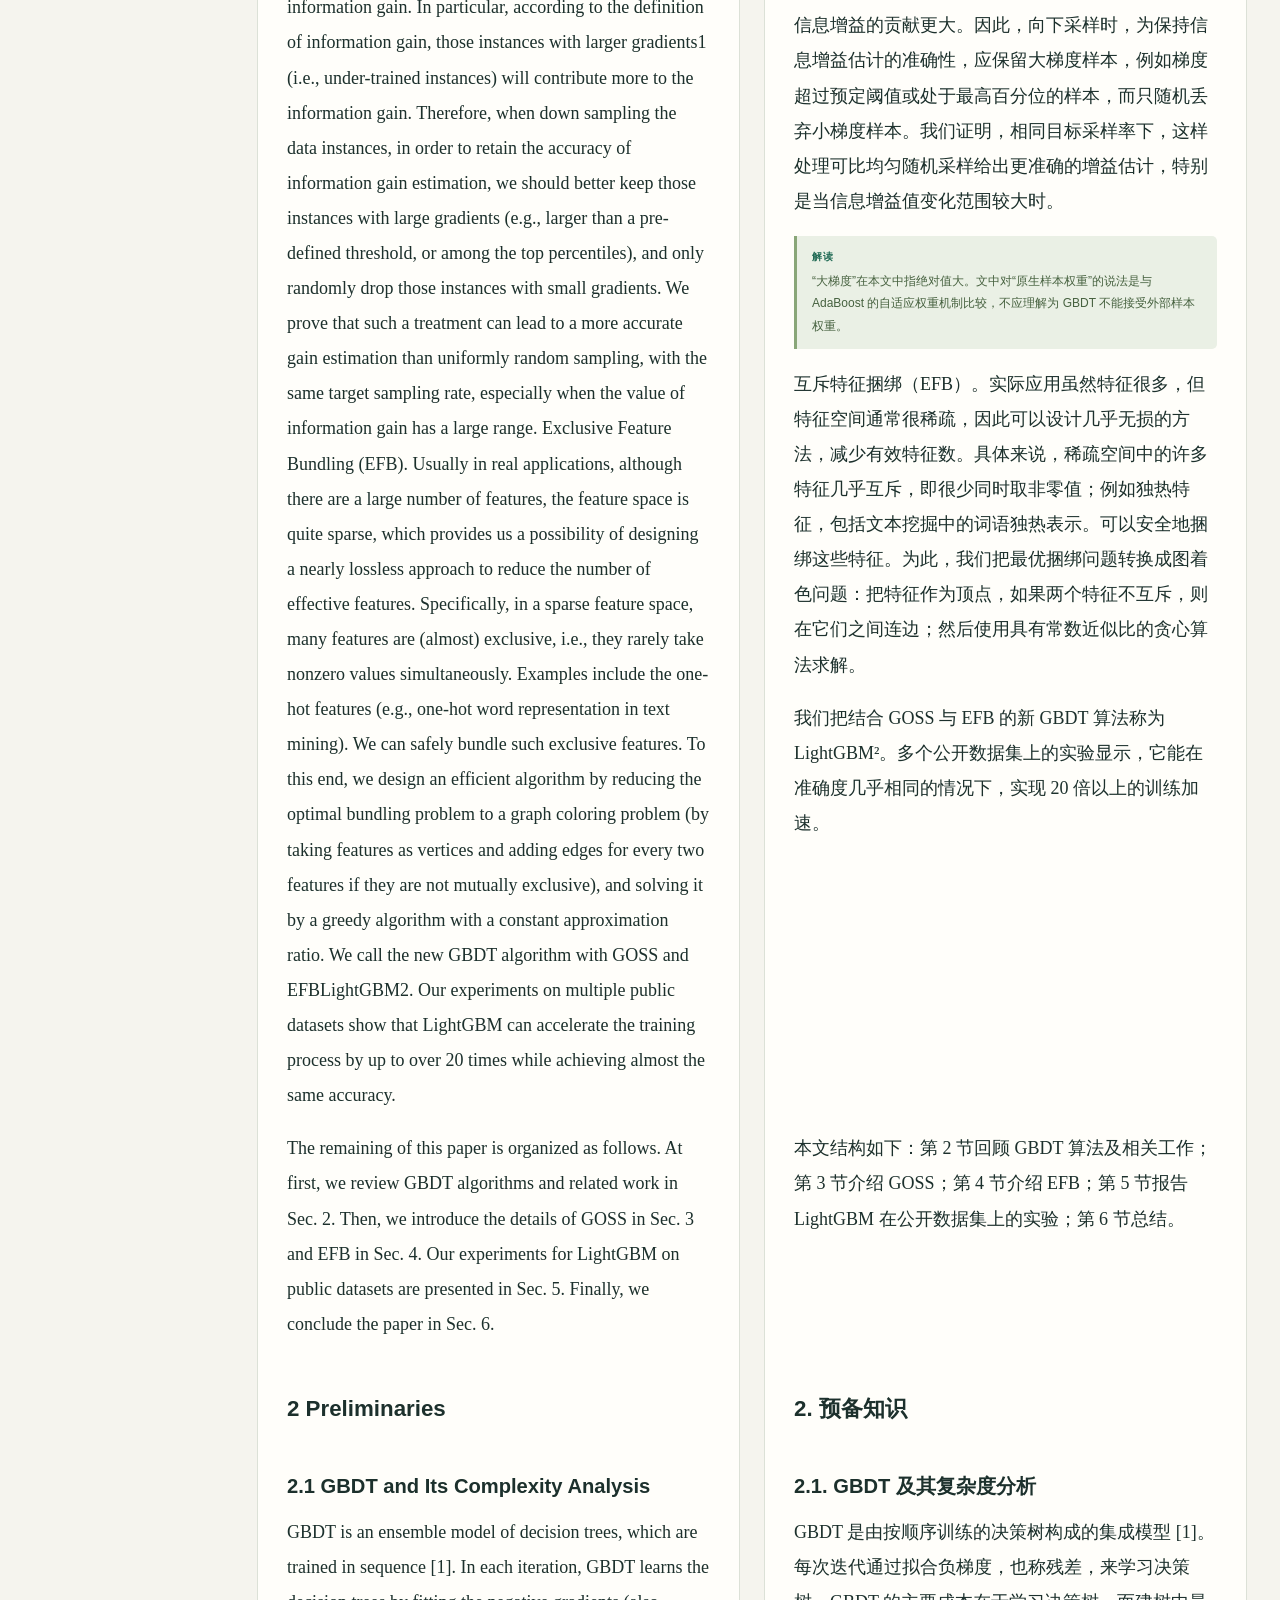
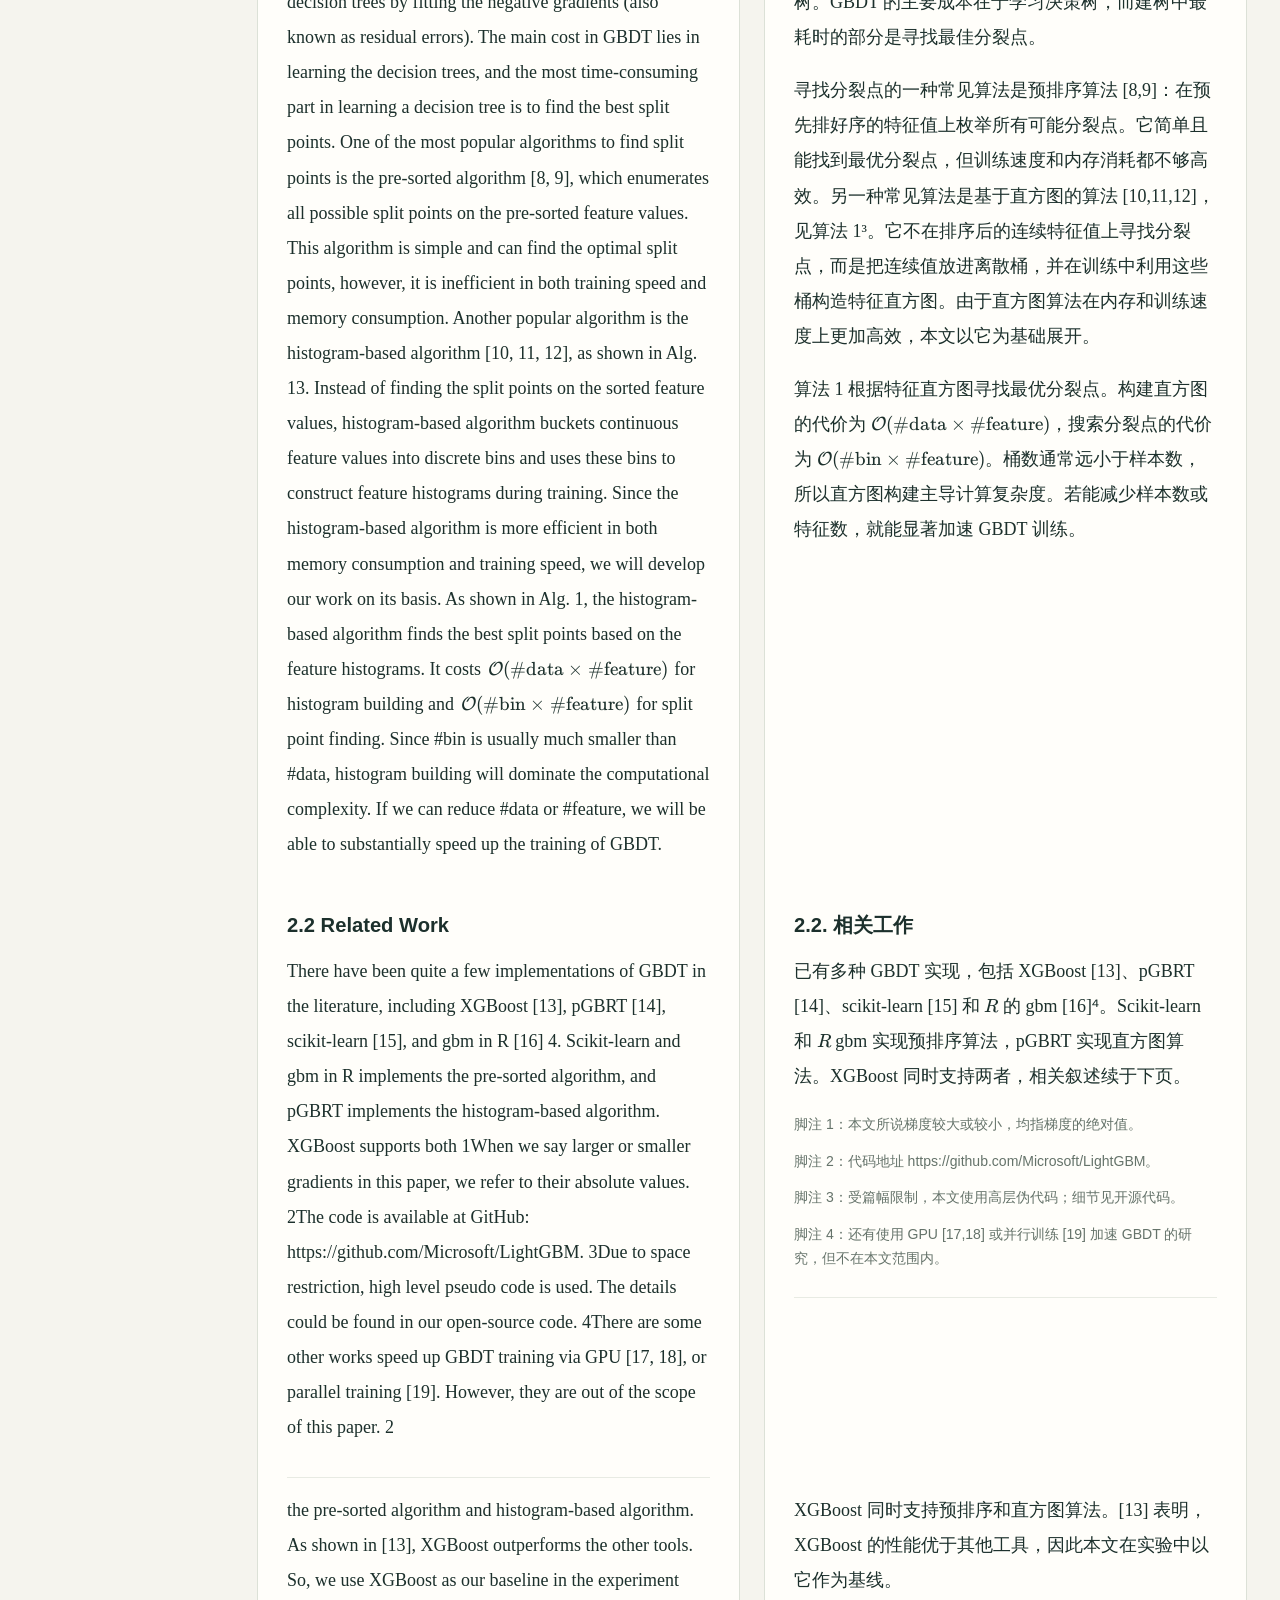
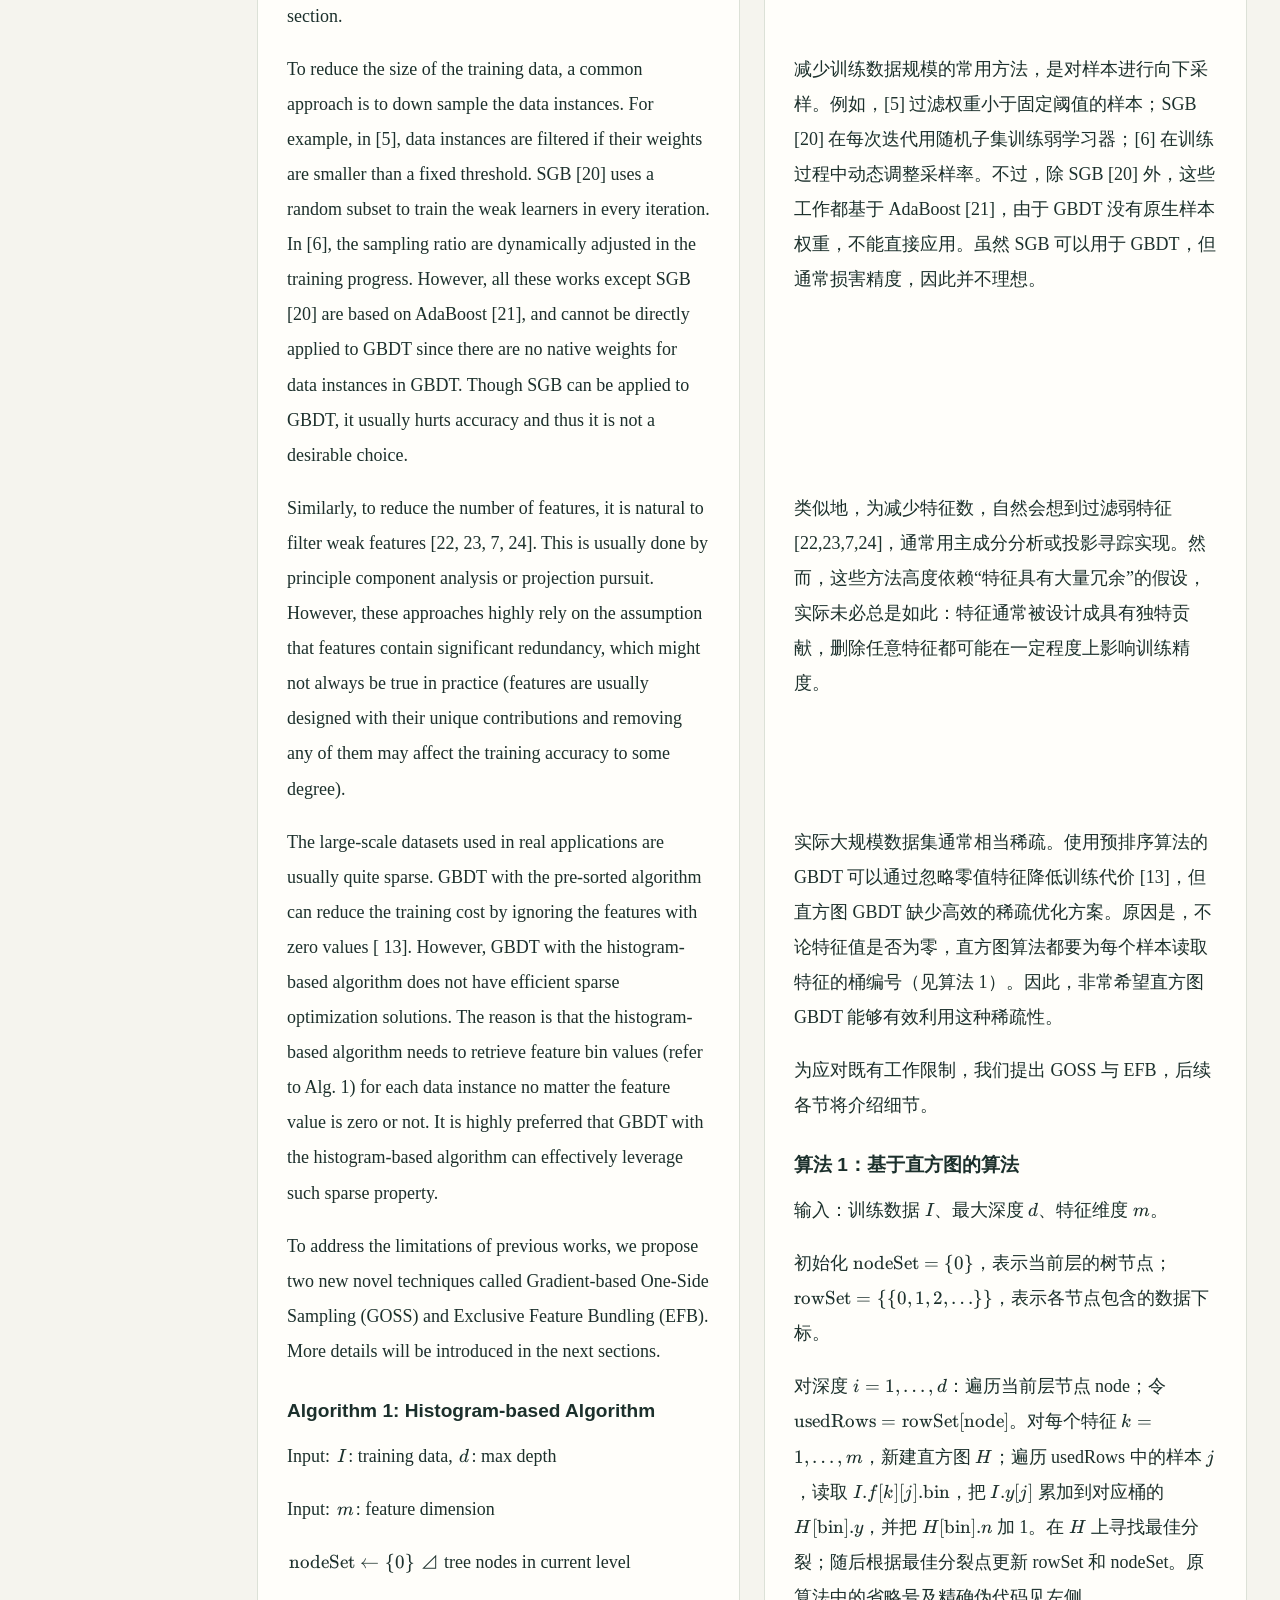
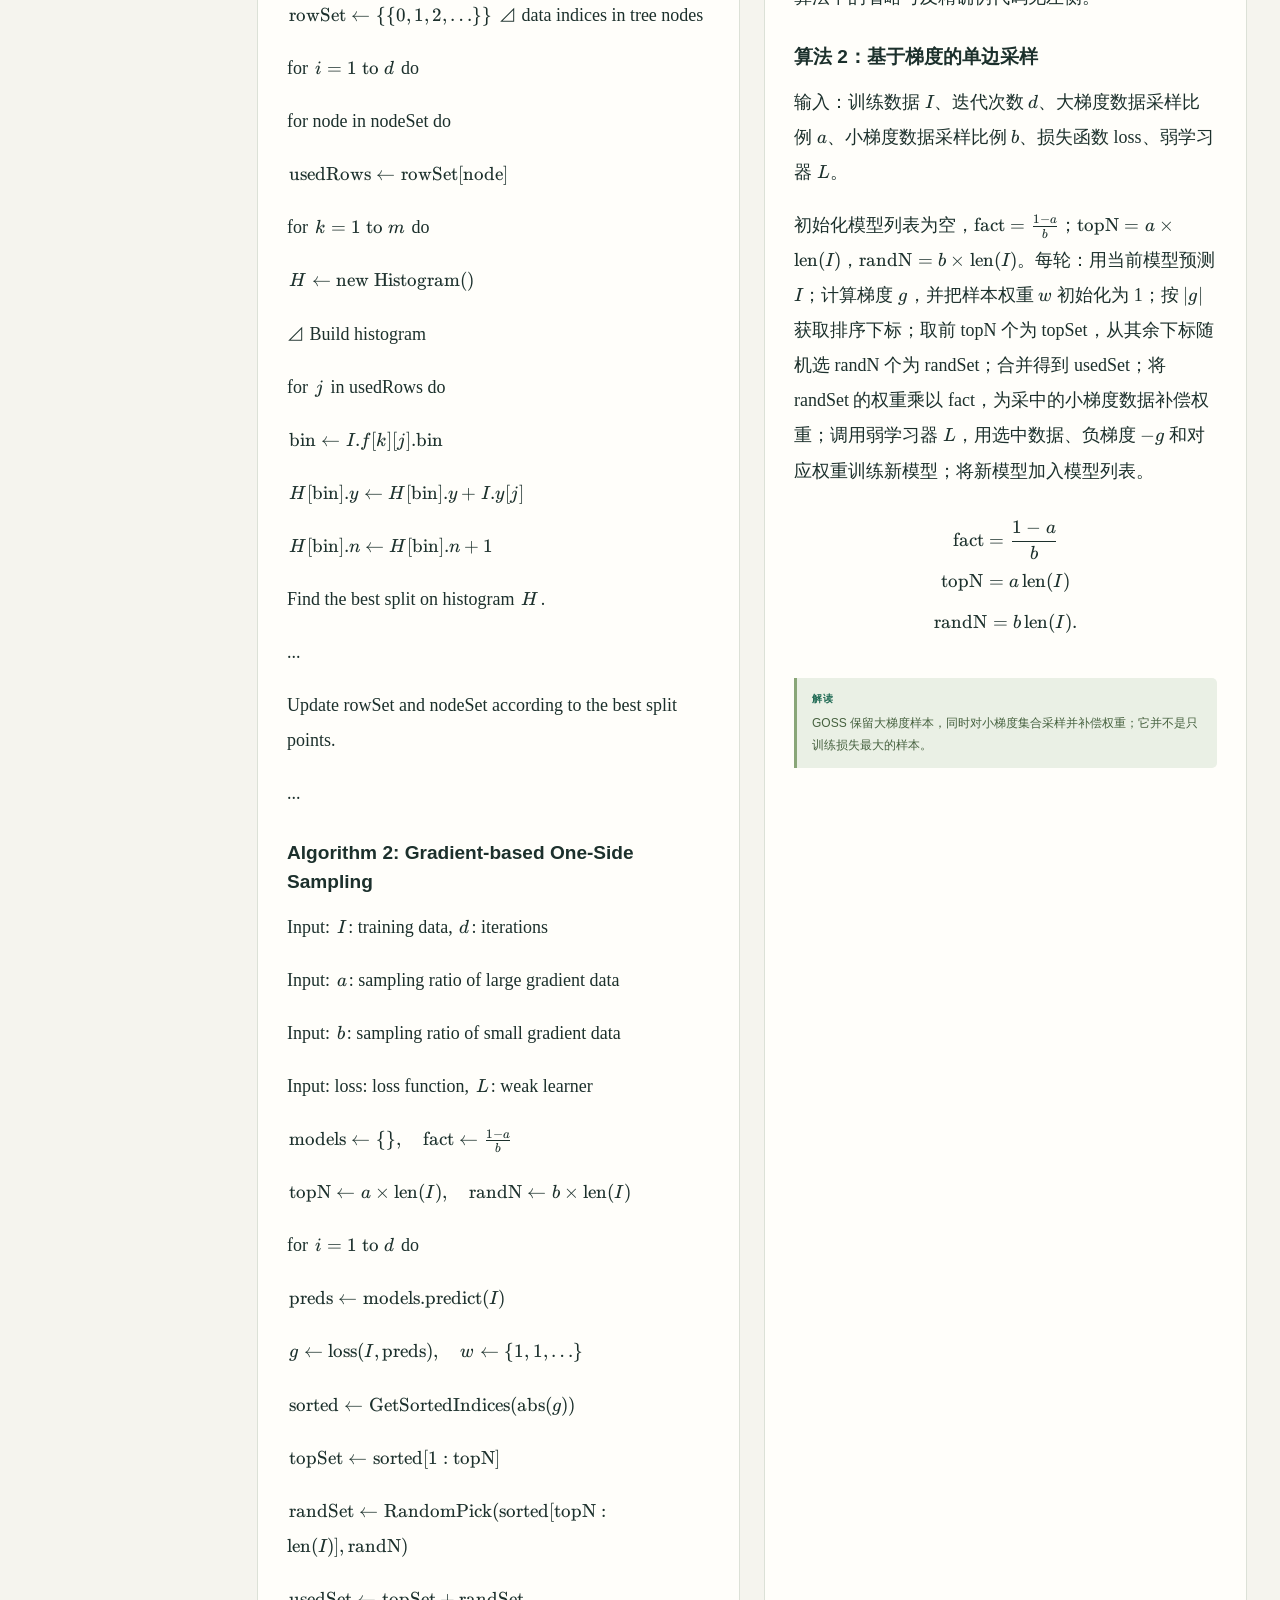
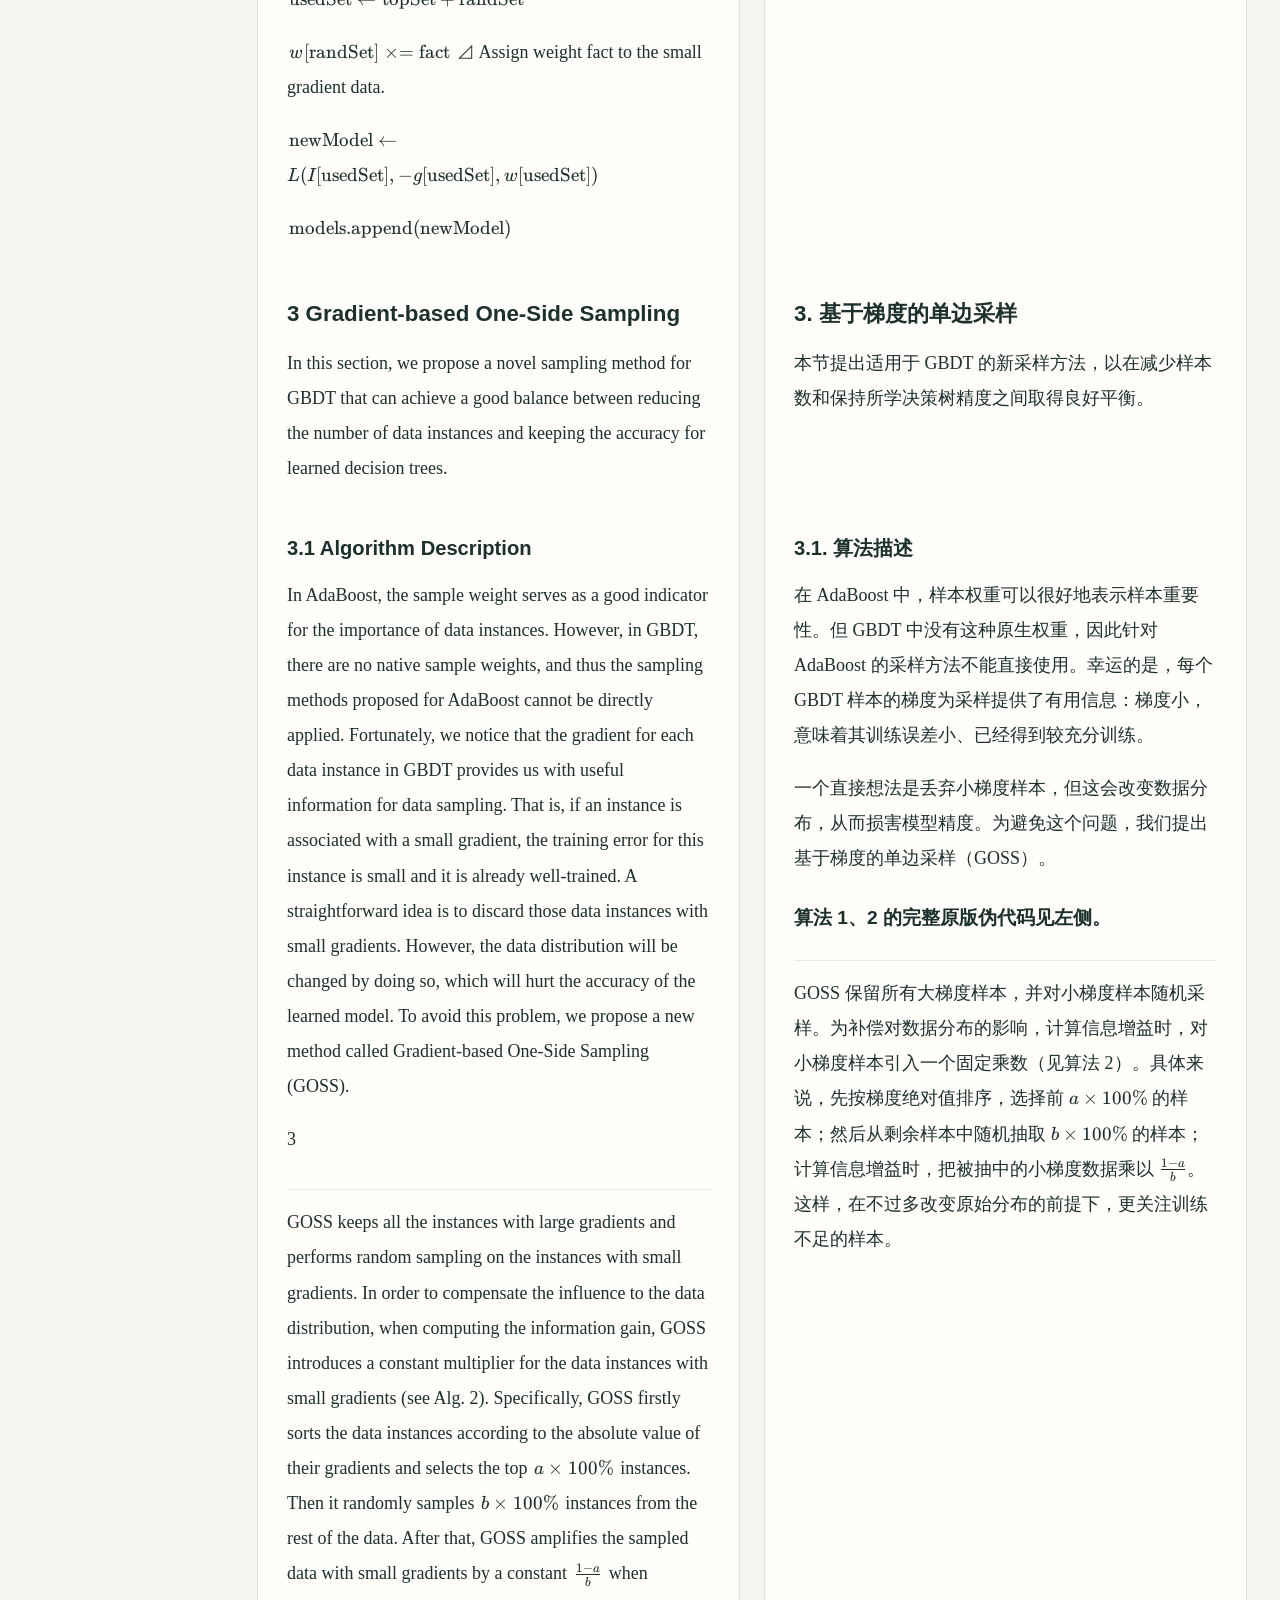
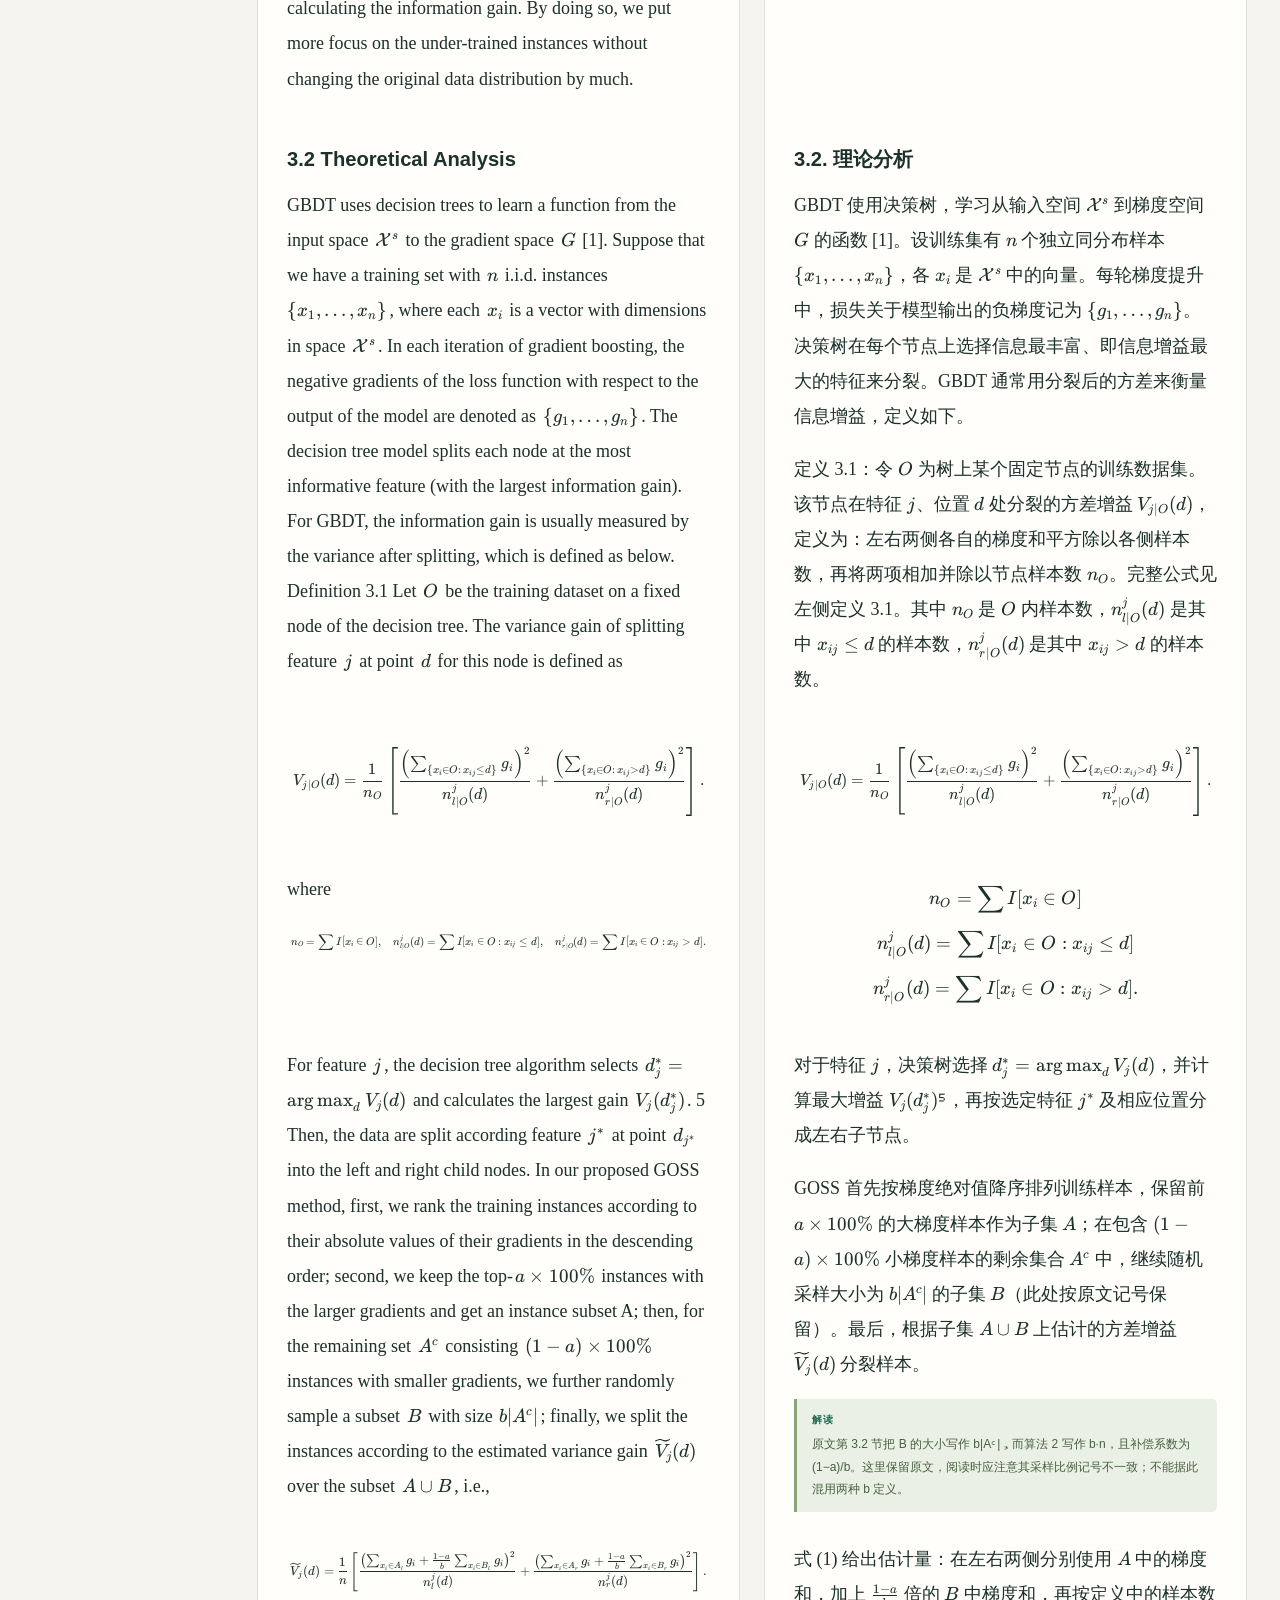
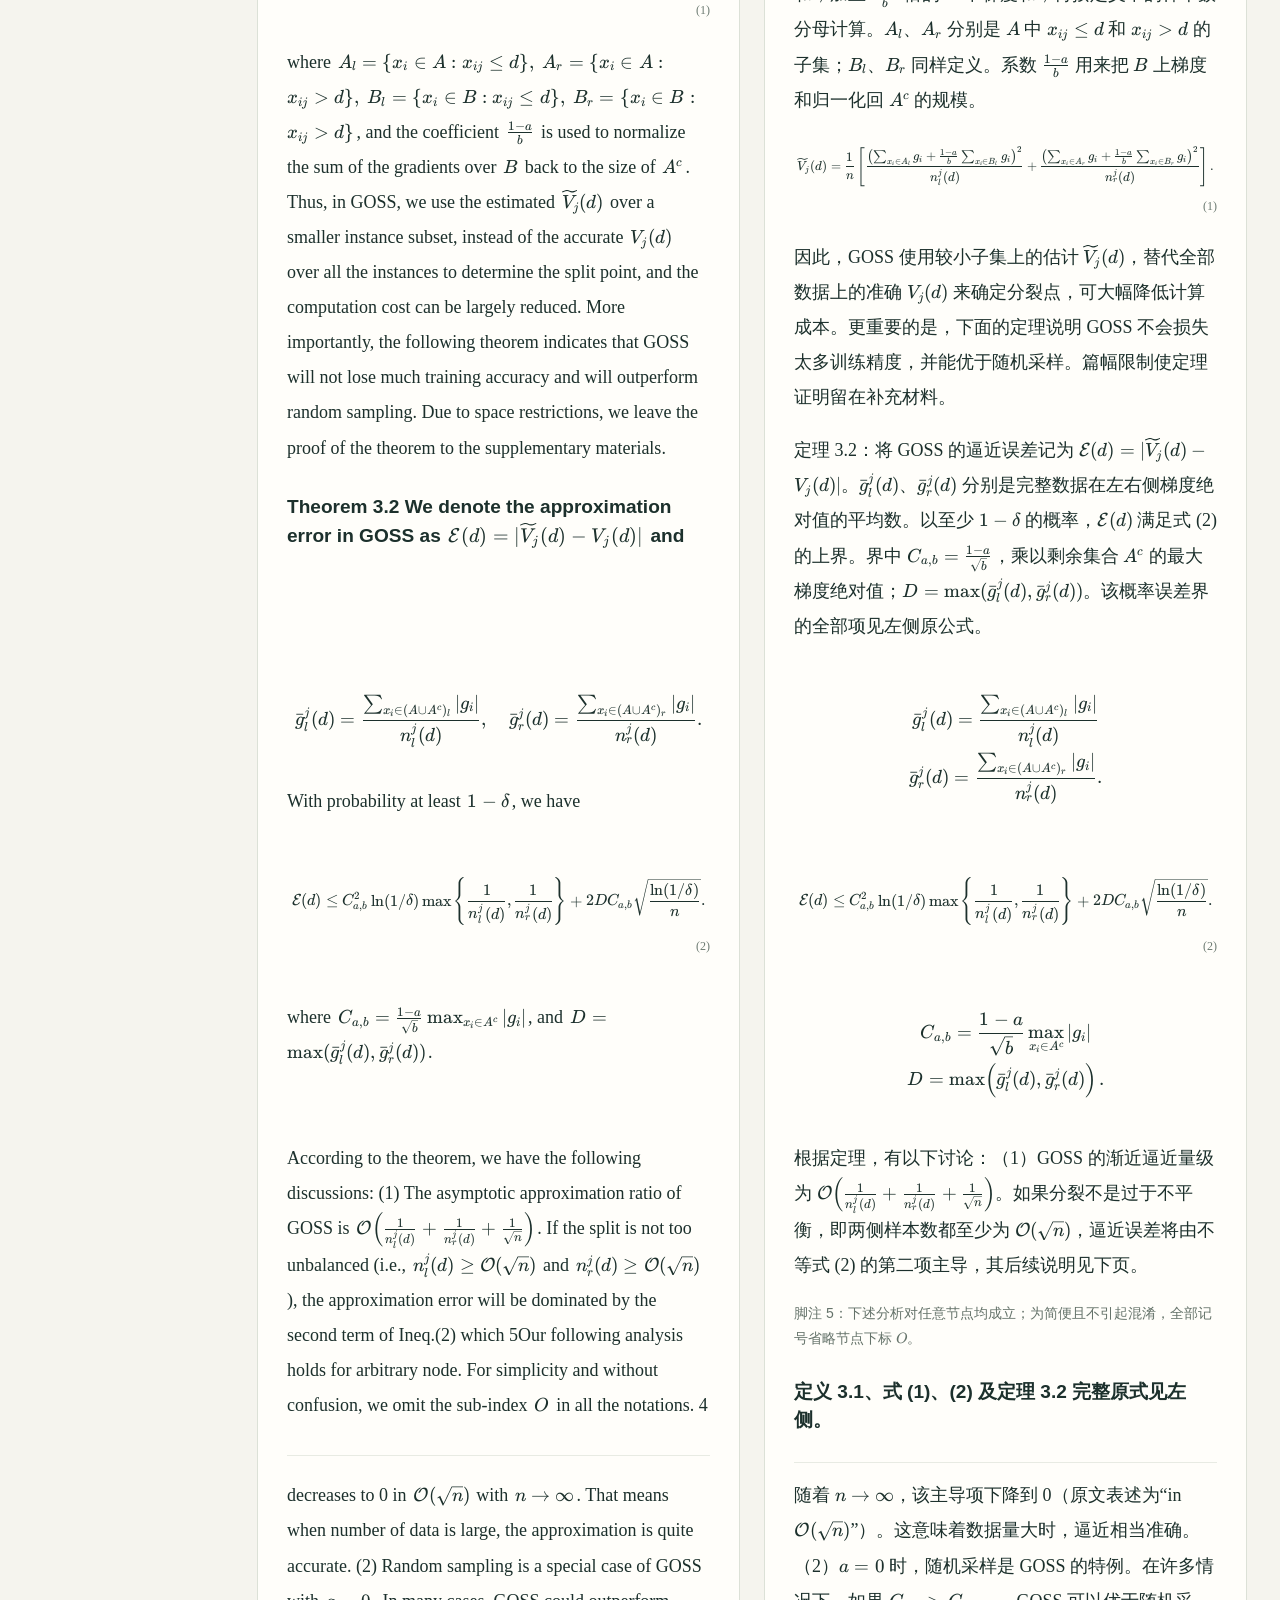
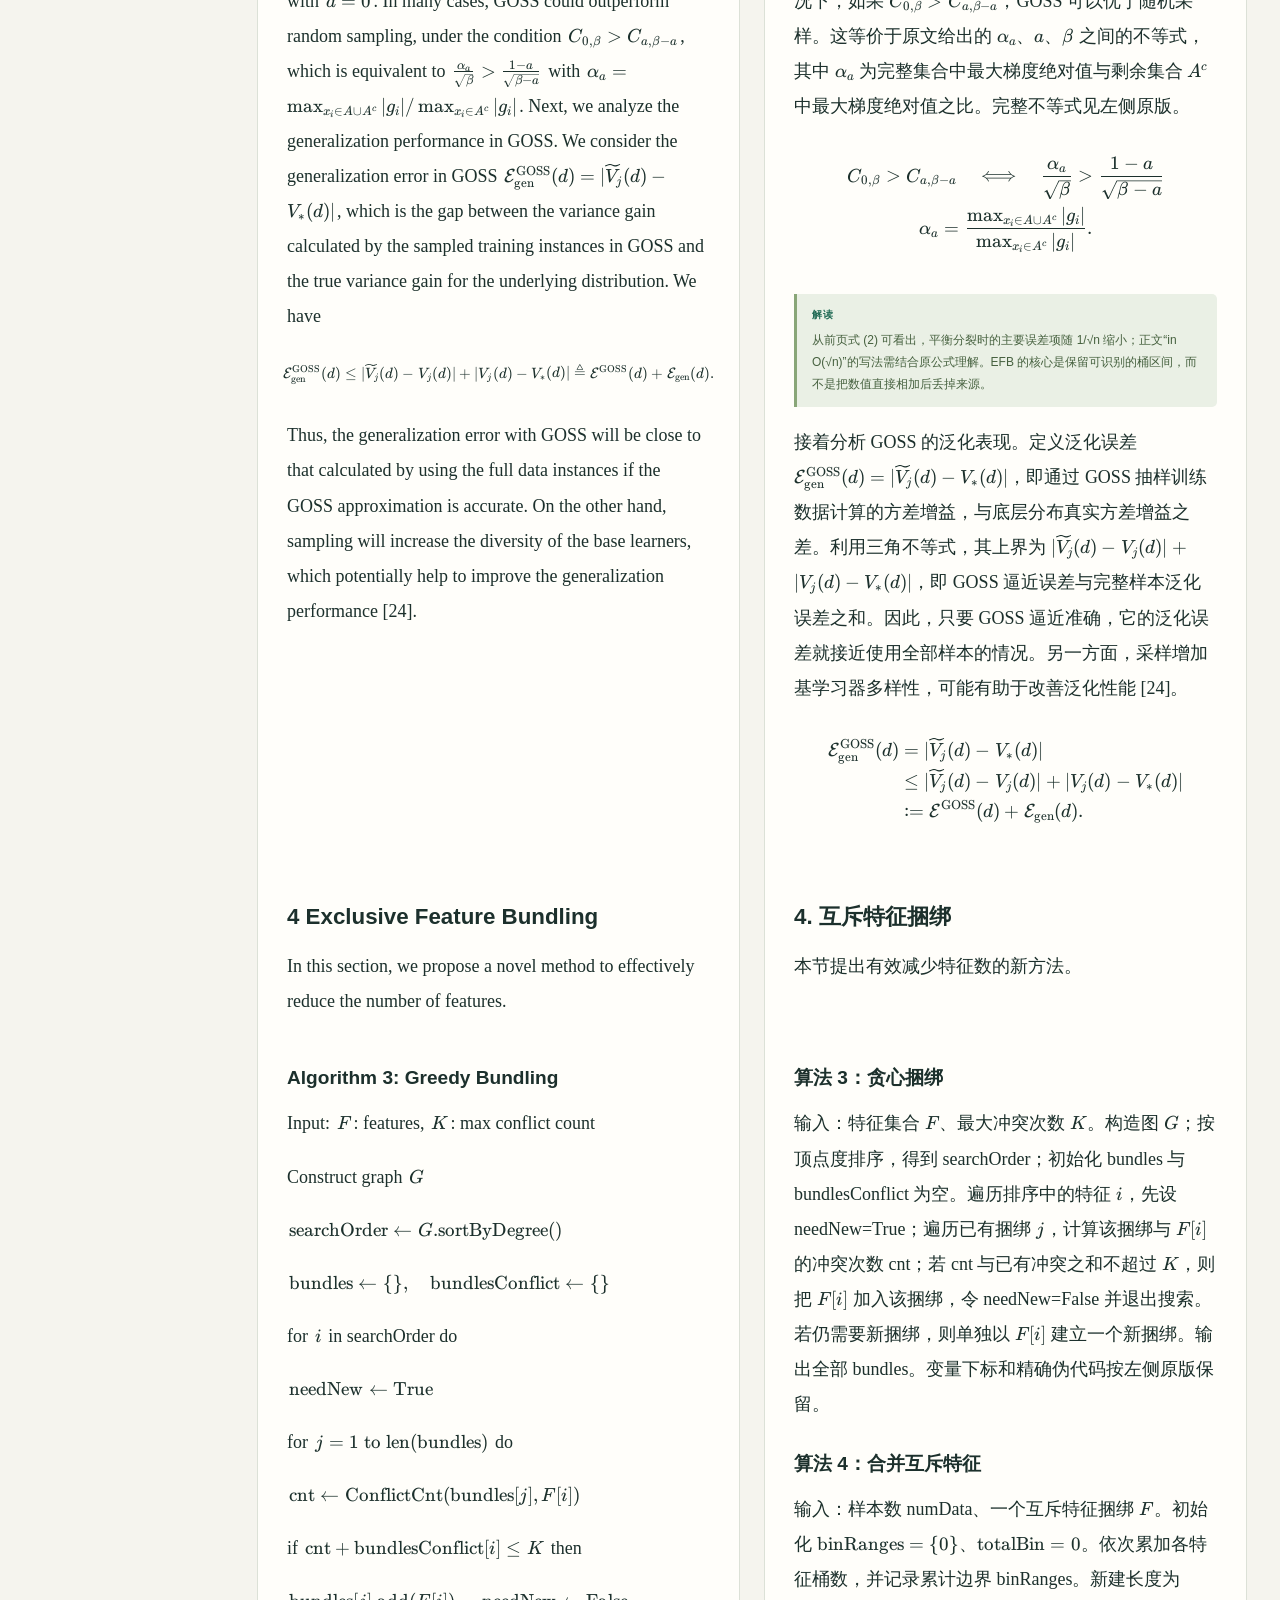
<file: papers/lightgbm.html>
<!doctype html>
<html lang="zh-CN" data-base=".." data-routing="hash">
<head>
<meta charset="utf-8">
<meta name="viewport" content="width=device-width,initial-scale=1">
<meta name="color-scheme" content="light">
<meta name="description" content="12 篇机器学习与深度学习经典论文：按主题分层浏览，逐段中英对照，完整原图、数学公式、章节导航与阅读解读。">
<title>LightGBM · 论文精读馆</title>
<link rel="icon" href="data:image/svg+xml,%3Csvg xmlns='http://www.w3.org/2000/svg' viewBox='0 0 40 40'%3E%3Crect width='40' height='40' rx='8' fill='%231c302c'/%3E%3Ctext x='11' y='29' font-family='Georgia' font-size='29' fill='%23fffefa'%3Ef%3C/text%3E%3C/svg%3E">
<link rel="stylesheet" href="../assets/vendor/katex/katex.min.css">
<link rel="stylesheet" href="../assets/style.css?v=a29c6a3342e3">
</head>
<body data-initial-paper="lightgbm">
<a class="skip-link" href="#main-content" style="position:absolute;left:-9999px" onfocus="this.style.left='10px'" onblur="this.style.left='-9999px'">跳至正文</a>
<div id="home-view" class="home-view">
 <div class="shell">
  <header class="site-header">
   <a class="brand" href="../index.html"><span class="brand-icon">ƒ</span><span>论文精读馆<small>JINYI’S PAPER LIBRARY</small></span></a>
   <span class="header-note"><i class="dot"></i>原文 · 译文 · 逐段解读</span>
  </header>
  <main id="home-main">
   <section class="hero">
    <div><div class="eyebrow">MACHINE LEARNING & DEEP LEARNING</div><h1>从经典论文，<br><span>读懂模型如何工作。</span></h1><p>从提升方法到卷积网络、注意力与生成模型。<br class="desktop-break">按主题探索，对照原文与译文，沿着段落、推导和实验读下去。</p></div>
    <aside class="hero-aside"><div class="stat-row"><b>12<span>篇论文</span></b><b>212<span>页原文</span></b></div><p>全文 · 附录 · 参考文献<br>原图、公式与表格保留原版</p></aside>
   </section>
   <nav class="reading-path" aria-label="主题快捷入口"><span class="path-label">探索主题</span><div id="reading-path" style="display:contents"></div></nav>
   <div class="library-layout">
    <aside class="collection-sidebar"><div class="collection-nav-label">主题目录 <small>EXPLORE</small></div><nav id="collection-nav" aria-label="论文主题分层目录"></nav></aside>
    <section class="collection-main" aria-labelledby="shelf-title"><div class="shelf-heading"><div><h2 id="shelf-title">全部论文 <small>THE COLLECTION</small></h2><p id="collection-active" class="collection-active"></p></div><div class="search-box"><svg viewBox="0 0 24 24" fill="none" stroke="currentColor" stroke-width="1.6"><circle cx="10.5" cy="10.5" r="6.5"/><path d="m16 16 5 5"/></svg><input id="home-search" type="search" placeholder="搜索主题、论文或双语正文…" aria-label="搜索论文与内容"><button class="search-clear hidden" id="clear-home-search" aria-label="清空搜索">×</button></div></div><div id="paper-grid" class="paper-grid"></div><div id="home-results" hidden aria-live="polite"></div></section>
   </div>
  </main>
  <footer class="home-footer"><span lang="en">© 2026 Jinyi. All rights reserved.</span></footer>
 </div>
</div>
<div id="reader-view" hidden>
 <header id="reader-header" class="reader-header">
  <div class="reader-head-left"><a id="reader-home-brand" class="brand" href="../index.html"><span class="brand-icon">ƒ</span><span class="brand-name">论文精读馆</span></a><a id="back-home" class="back-home" href="../index.html">← <span>返回书架</span></a></div>
  <div class="reader-header-controls"><div class="segments" role="group" aria-label="阅读模式"><button id="mode-parallel" data-mode="parallel" class="active" aria-pressed="true">双语对照</button><button id="mode-focus" data-mode="focus" aria-pressed="false">中文阅读</button><button id="mode-pdf" data-mode="pdf" aria-pressed="false">原版 PDF</button></div></div>
  <div class="reader-head-right"><div class="reading-settings"><label><input type="checkbox" id="show-notes" checked>显示解读</label><button id="font-down" aria-label="缩小译文字体">A−</button><button id="font-up" aria-label="放大译文字体">A+</button></div><a id="open-pdf-top" class="pdf-link" href="#" target="_blank" rel="noopener">打开原始 PDF ↗</a></div>
 </header>
 <div class="reader-layout">
  <div class="sidebar-backdrop" id="sidebar-backdrop"></div>
  <aside id="sidebar" class="sidebar" aria-label="论文目录">
   <div class="side-eyebrow">READING ROOM</div><div class="side-title" id="side-title"></div><p class="side-subtitle" id="side-subtitle"></p>
   <div class="search-box side-search"><svg viewBox="0 0 24 24" fill="none" stroke="currentColor" stroke-width="1.6"><circle cx="10.5" cy="10.5" r="6.5"/><path d="m16 16 5 5"/></svg><input id="paper-search" type="search" placeholder="搜索本篇原文 / 译文" aria-label="搜索本篇论文"></div>
   <div class="toc-heading"><span id="toc-heading">章节目录</span><span id="toc-count"></span></div>
   <nav id="toc-list" class="toc-list" aria-label="章节导航"></nav><div id="paper-search-results" class="inpaper-results" hidden aria-live="polite"></div>

  </aside>
  <main id="main-content" class="paper-main">
   <div class="paper-topline"><div class="eyebrow" id="paper-eyebrow"></div><button id="mobile-toc" class="mobile-menu-button" aria-controls="sidebar" aria-expanded="false">☰ 章节目录</button></div>
   <h1 class="paper-heading" id="paper-title"></h1><p id="paper-byline" class="paper-byline"></p>
   <div id="page-context" class="page-context"></div>
   <div id="keyword-bar" class="keyword-bar" aria-label="中英关键词联动定位"></div>
   <div class="reading-columns" id="reading-columns">
    <section class="original-column" aria-label="英文原文">
     <div class="column-heading"><div>英文原文<span class="overline">ORIGINAL</span></div><div class="original-actions"><button id="source-image-mode" aria-pressed="false">原版页</button><button id="source-text-mode" class="active" aria-pressed="true">文本</button><button id="zoom-source">放大 ↗</button></div></div>
     <div class="source-viewport" id="source-viewport"><div id="source-pages" class="source-pages" hidden></div><article id="original-text" class="original-text"></article></div>
     <p class="source-foot"><span id="source-foot-label">图、表、公式与原页排版完整保留</span><button id="copy-original">复制英文全文</button></p>
    </section>
    <section class="translation-column" aria-label="中文译文与解读">
     <div class="column-heading translation-label"><div>中文译文<span class="overline">TRANSLATION</span></div><span id="translation-page-label" style="font-size:10px;color:var(--muted)"></span></div>
     <article class="translation-content" id="translation-content"></article>

    </section>
   </div>
   <section id="pdf-panel" class="pdf-panel" hidden><div class="pdf-fallback"><span>原始 PDF · 可直接核对图表、公式与完整排版</span><a id="pdf-fallback-link" href="#" target="_blank" rel="noopener">在新窗口打开 ↗</a></div><iframe id="pdf-frame" title="论文原始 PDF"></iframe></section>

  </main>
 </div>
</div>
<dialog class="modal" id="image-dialog" aria-label="放大论文原版页面"><div class="modal-toolbar"><span id="zoom-title"></span><div class="zoom-controls"><button id="zoom-out" aria-label="缩小原版页">−</button><output id="zoom-level">100%</output><button id="zoom-in" aria-label="放大原版页">+</button><button id="zoom-fit">适合宽度</button><button id="close-dialog" aria-label="关闭放大页面">关闭 ×</button></div></div><div class="modal-canvas" id="modal-canvas"><img id="zoom-image" alt="放大的论文原版页面"></div></dialog>
<div class="toast" id="toast" role="status" hidden></div>
<script src="../assets/vendor/katex/katex.min.js"></script>
<script src="../data.js?v=defa2f65d334"></script>
<script src="../app.js?v=8a90c788923b"></script>
</body>
</html>
</file>
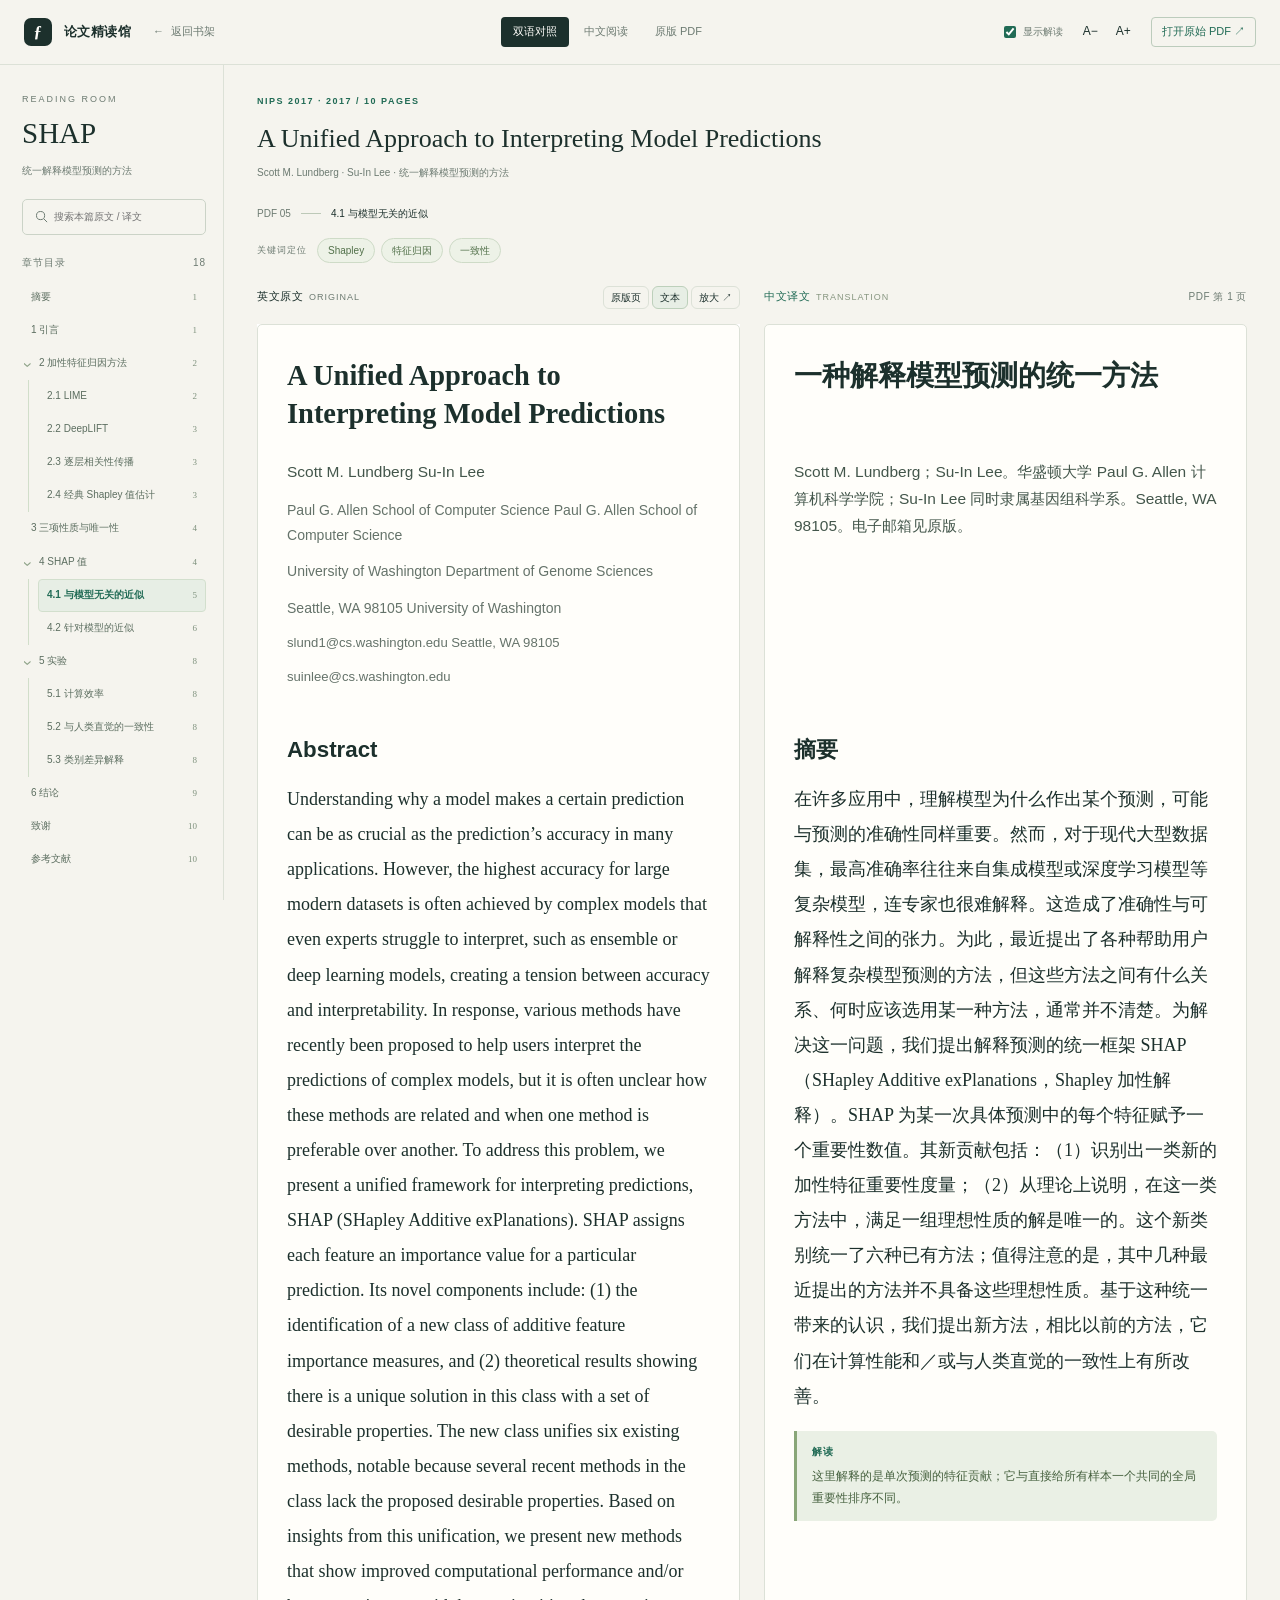
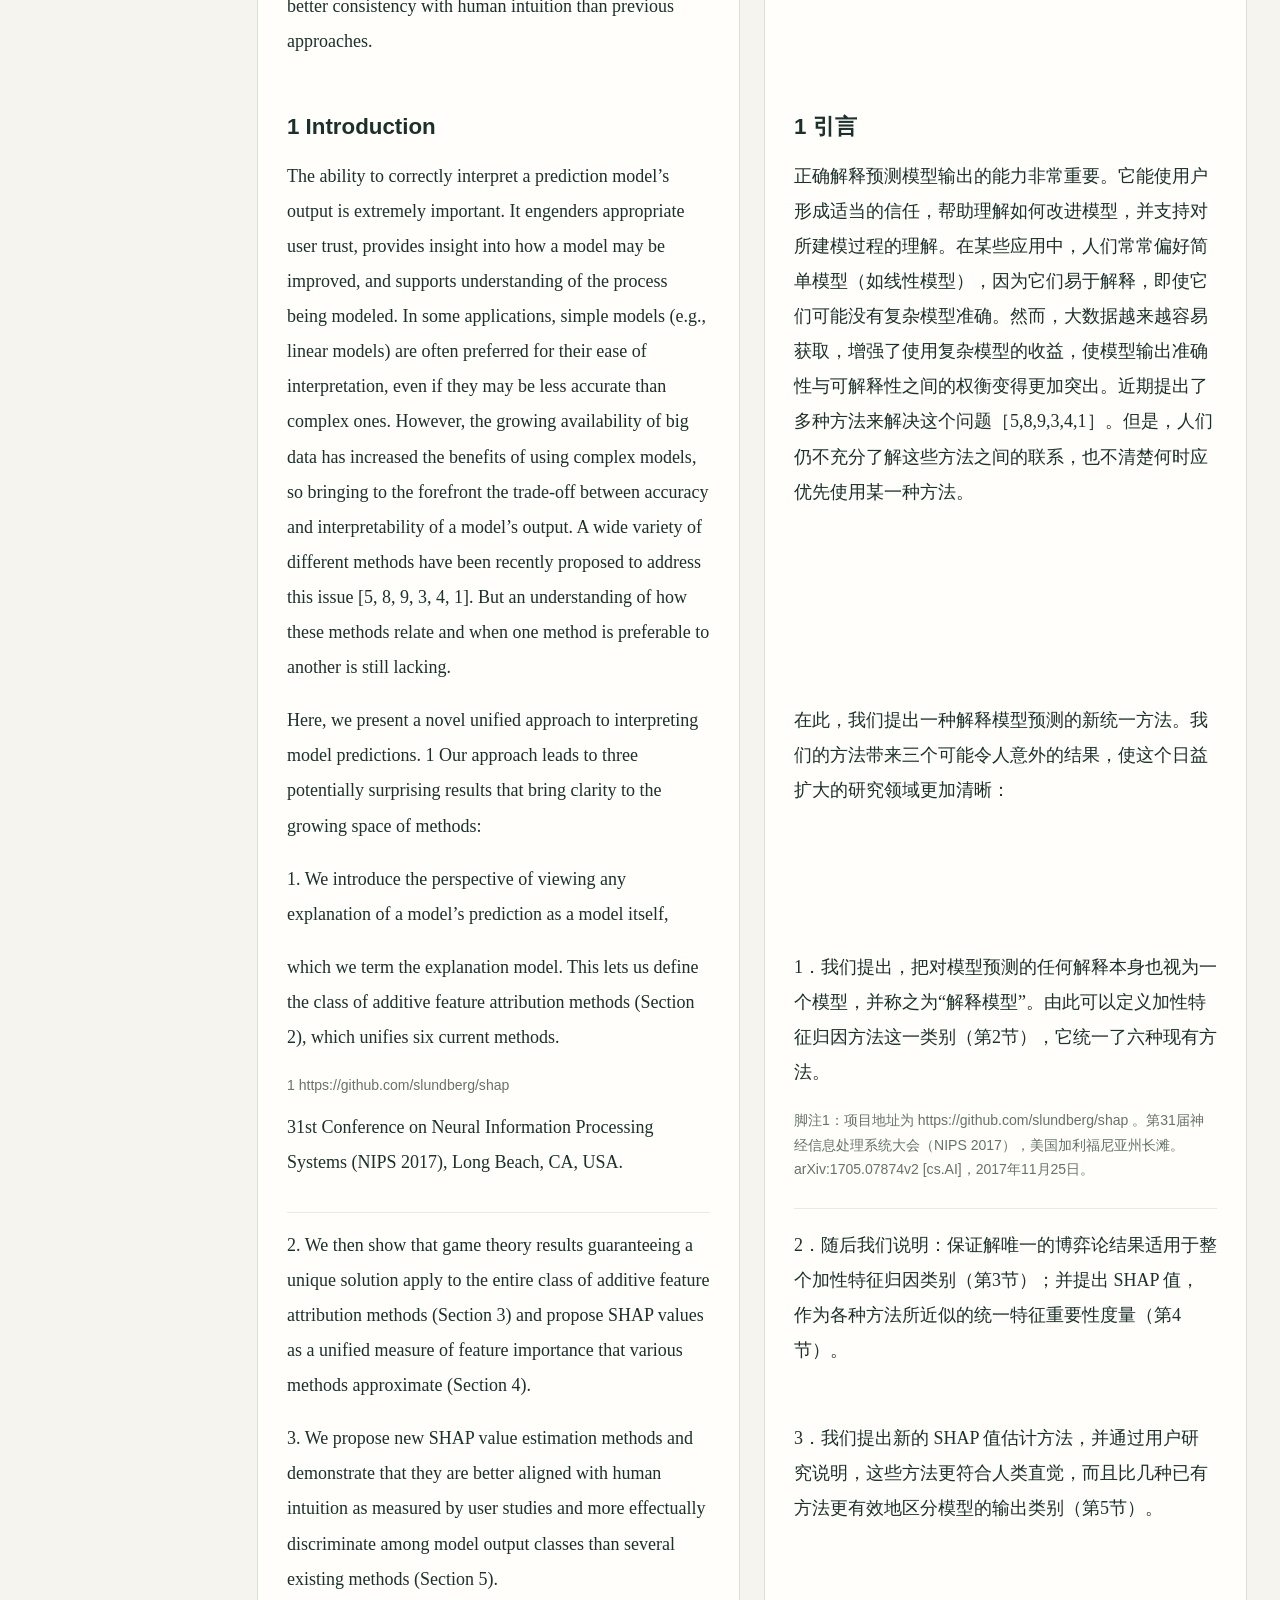
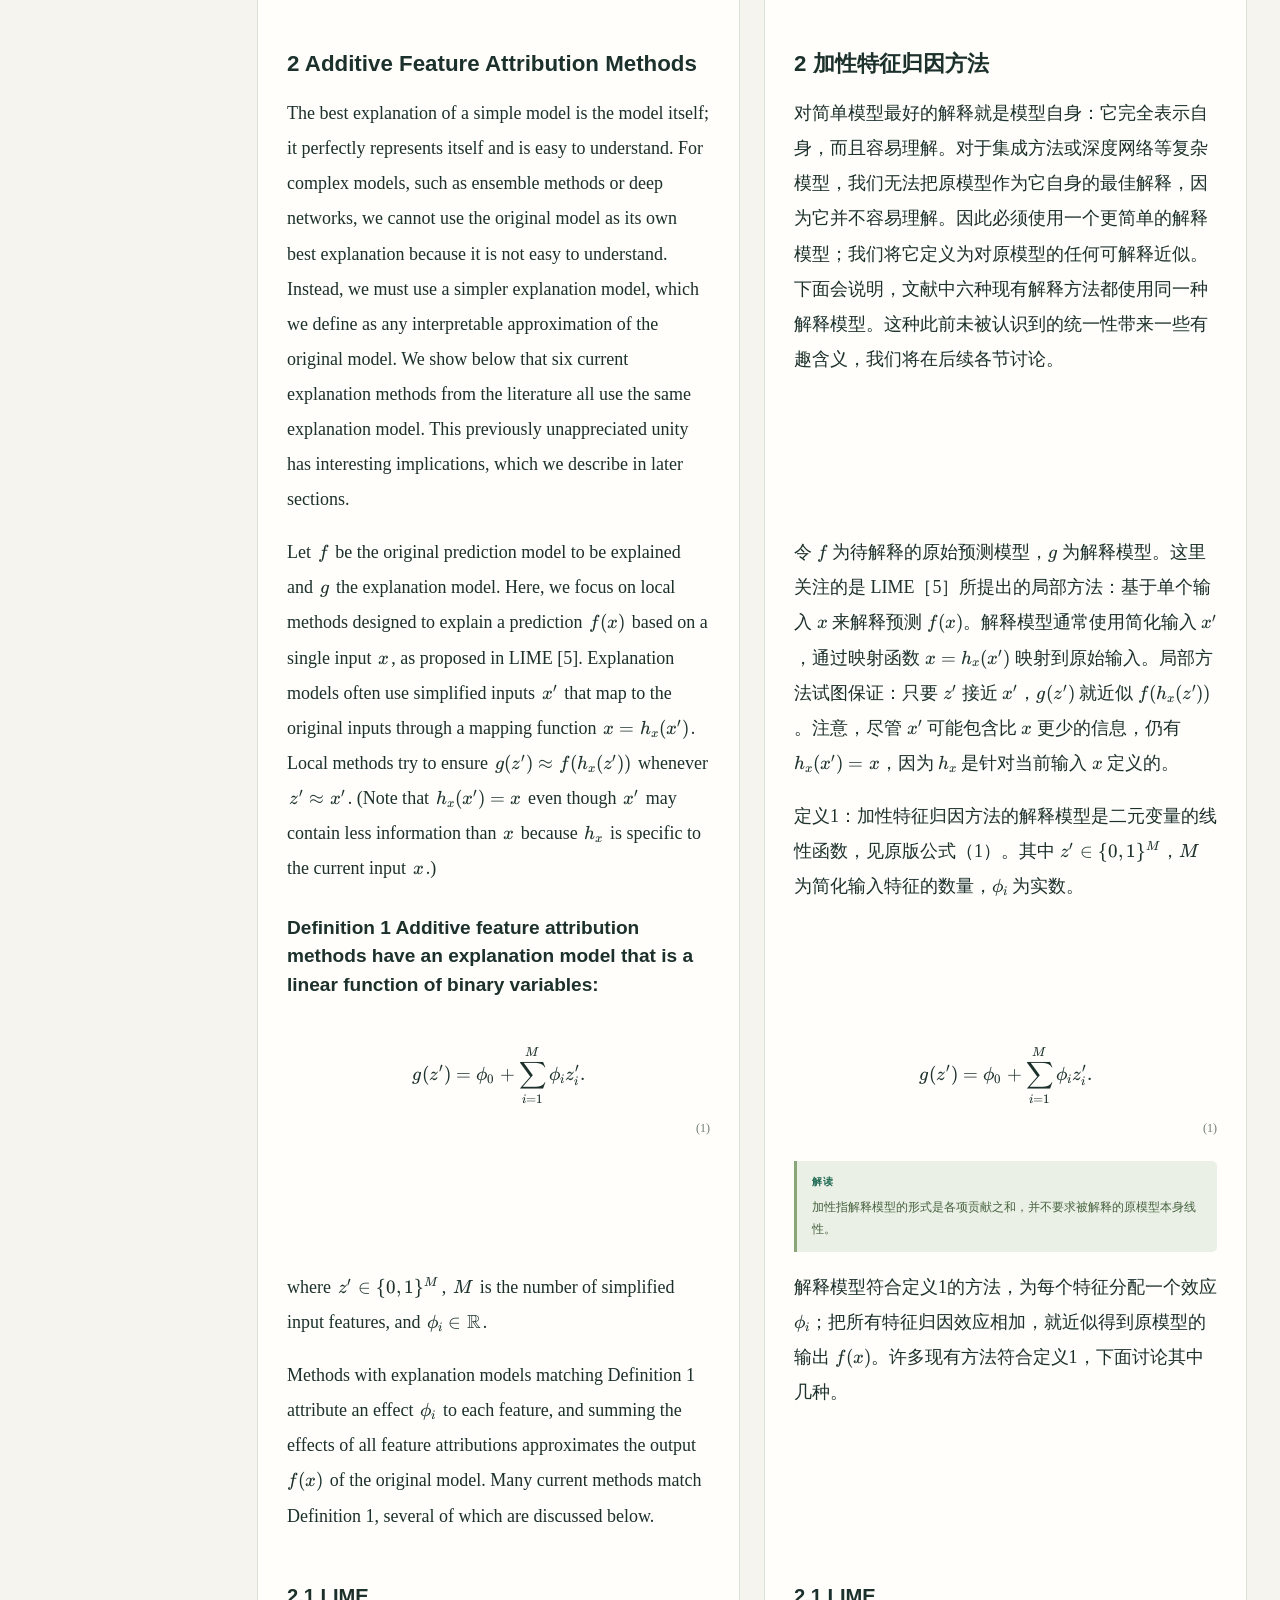
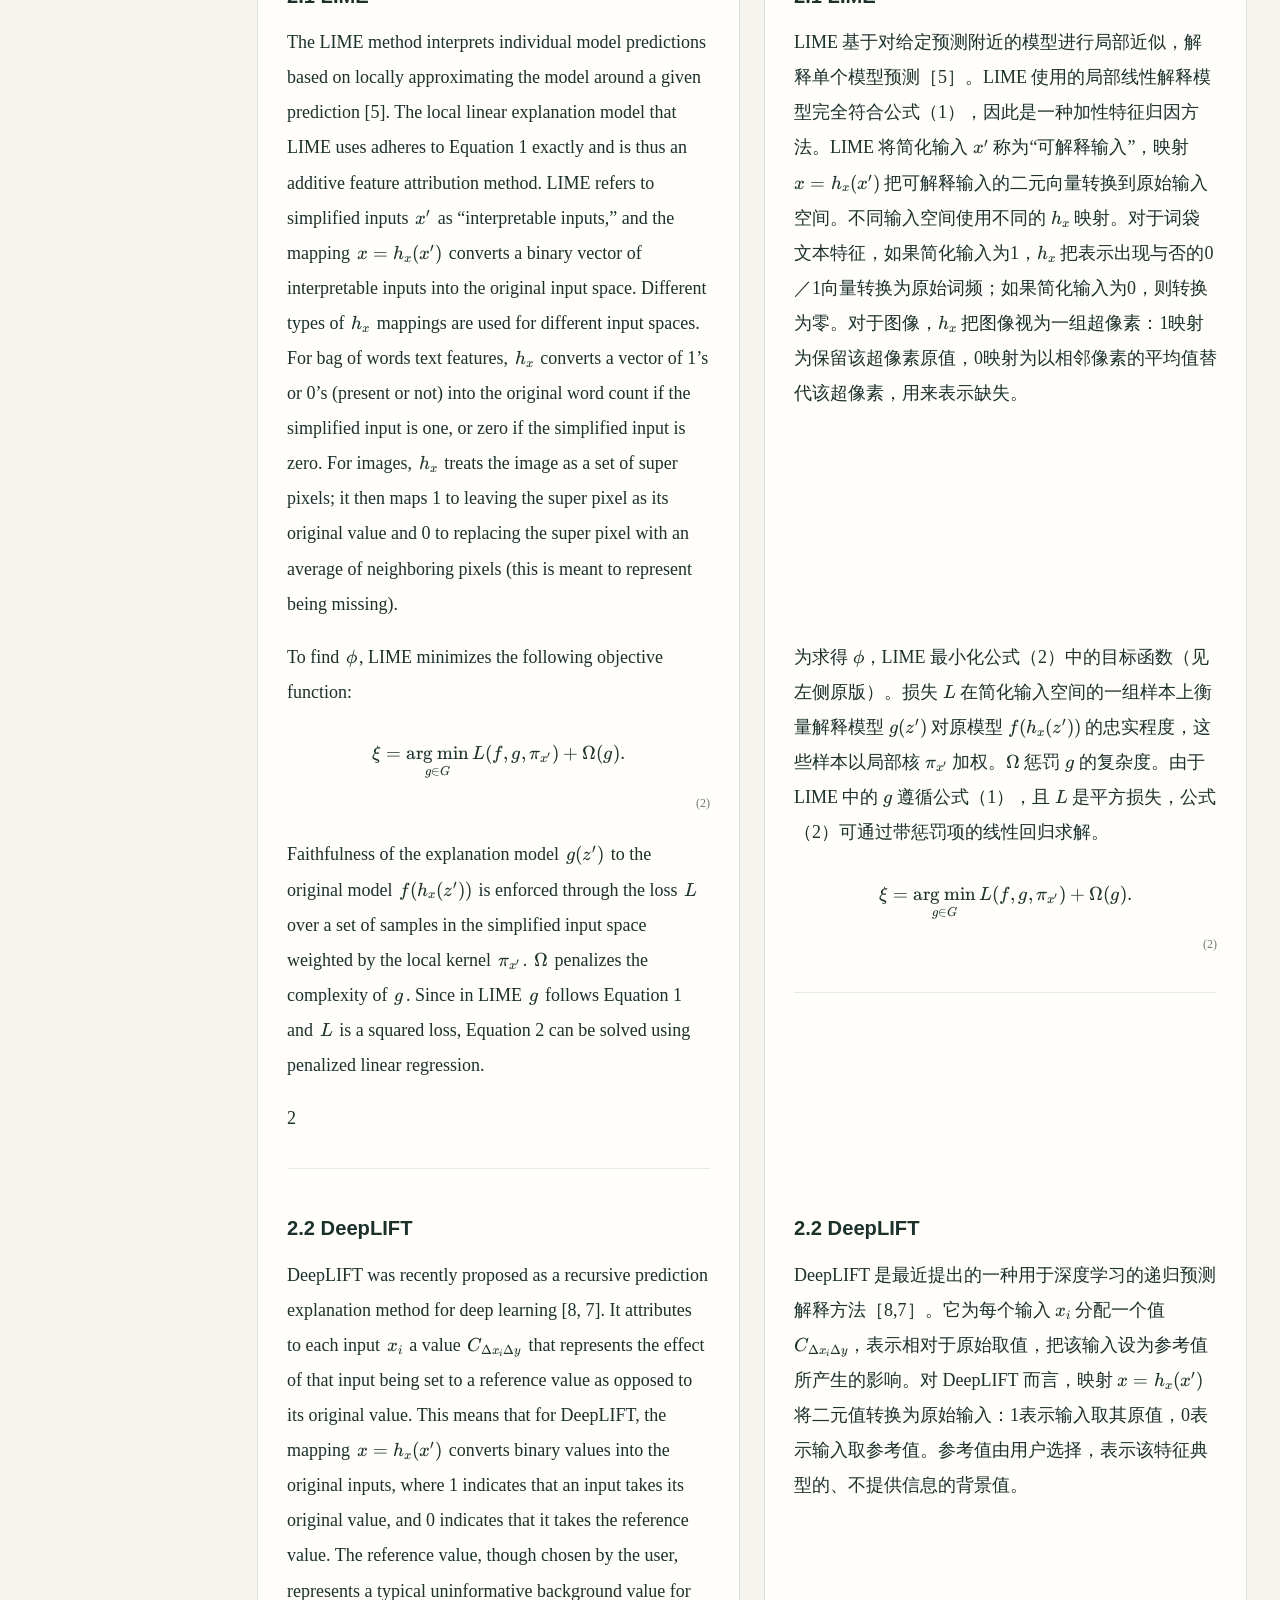
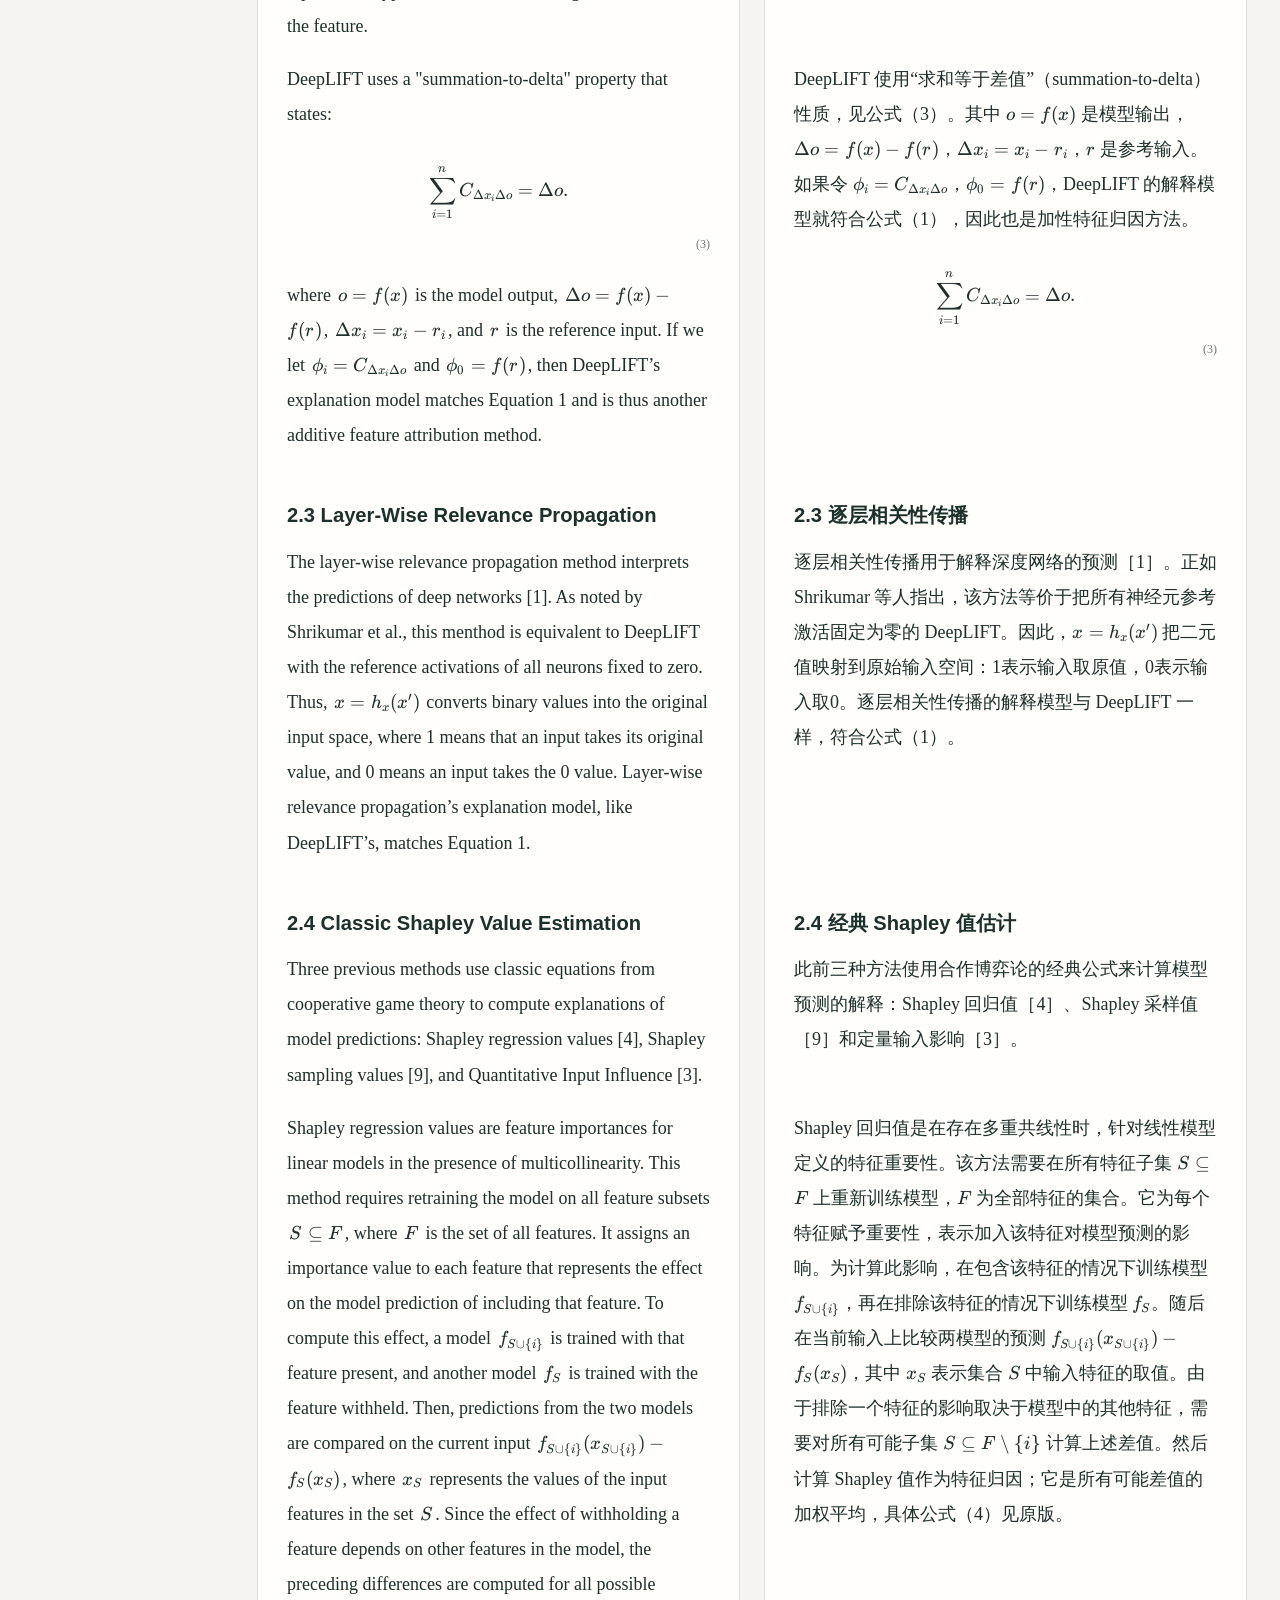
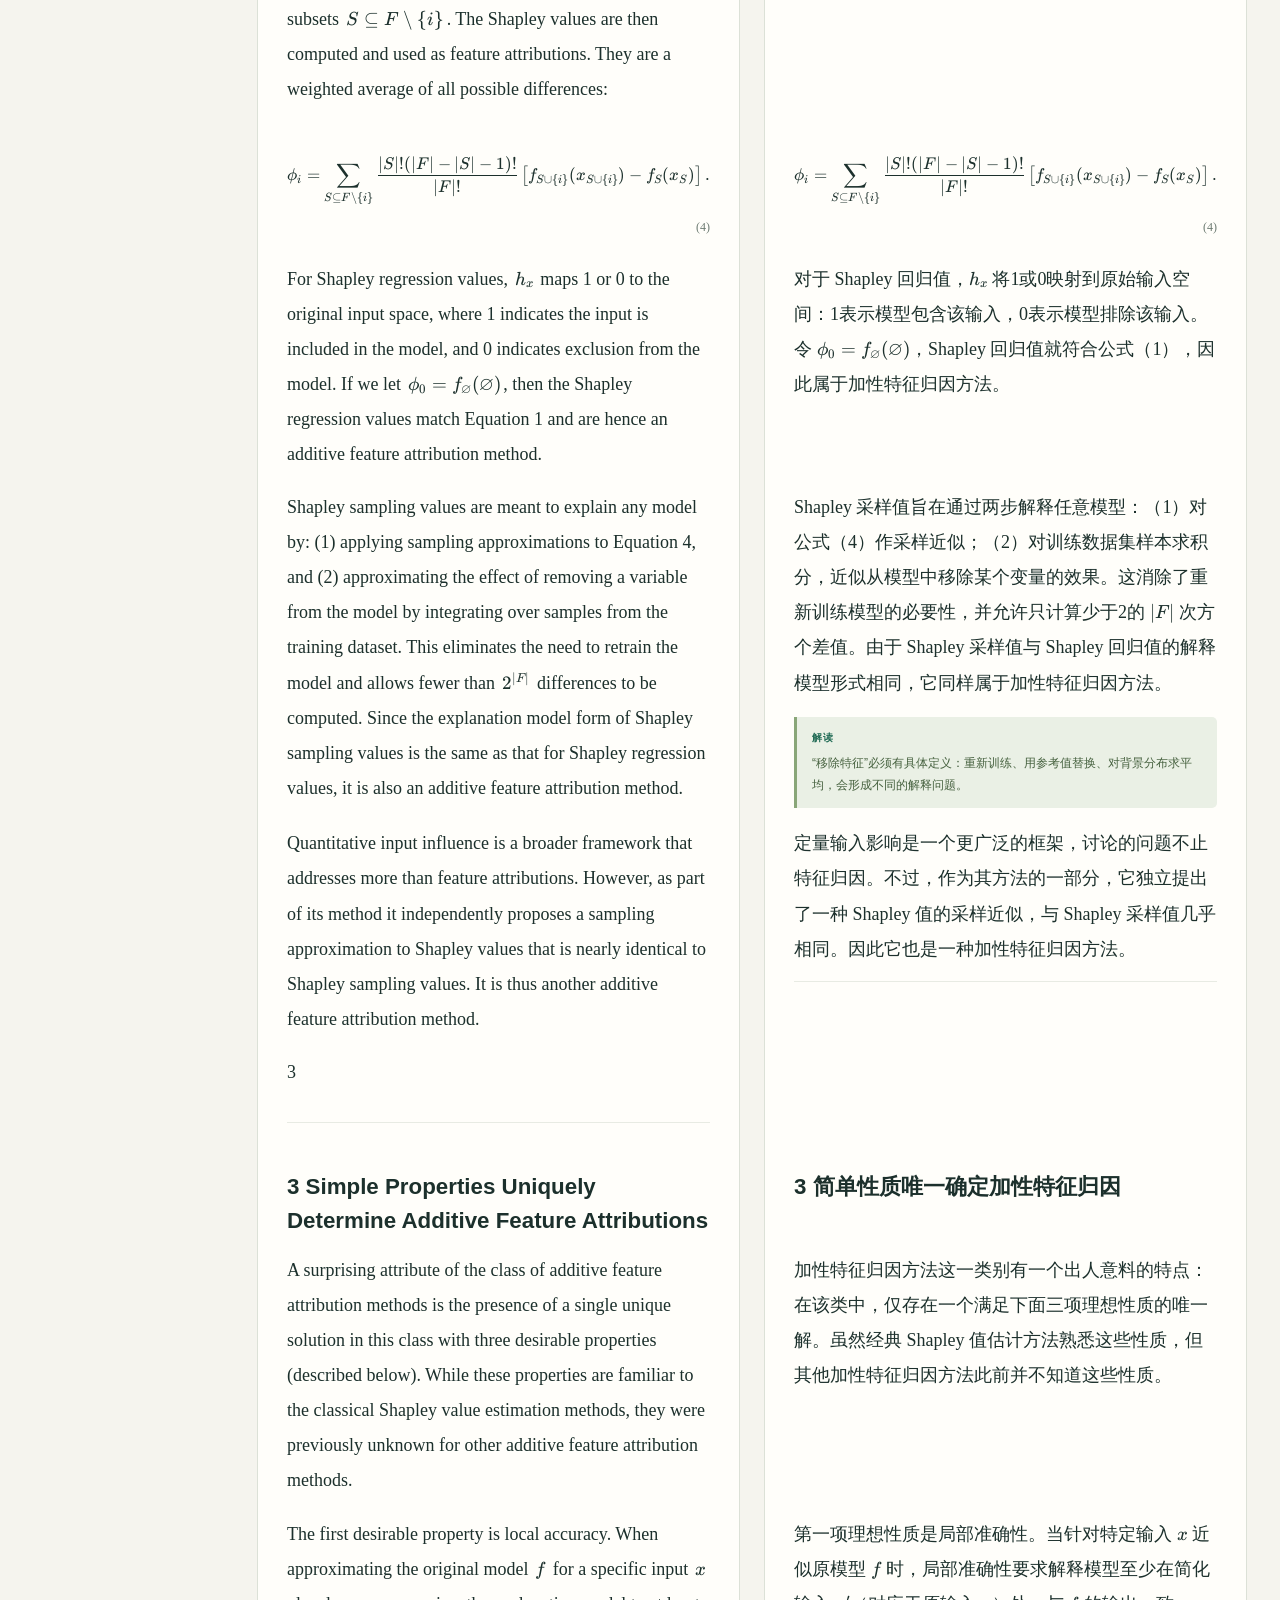
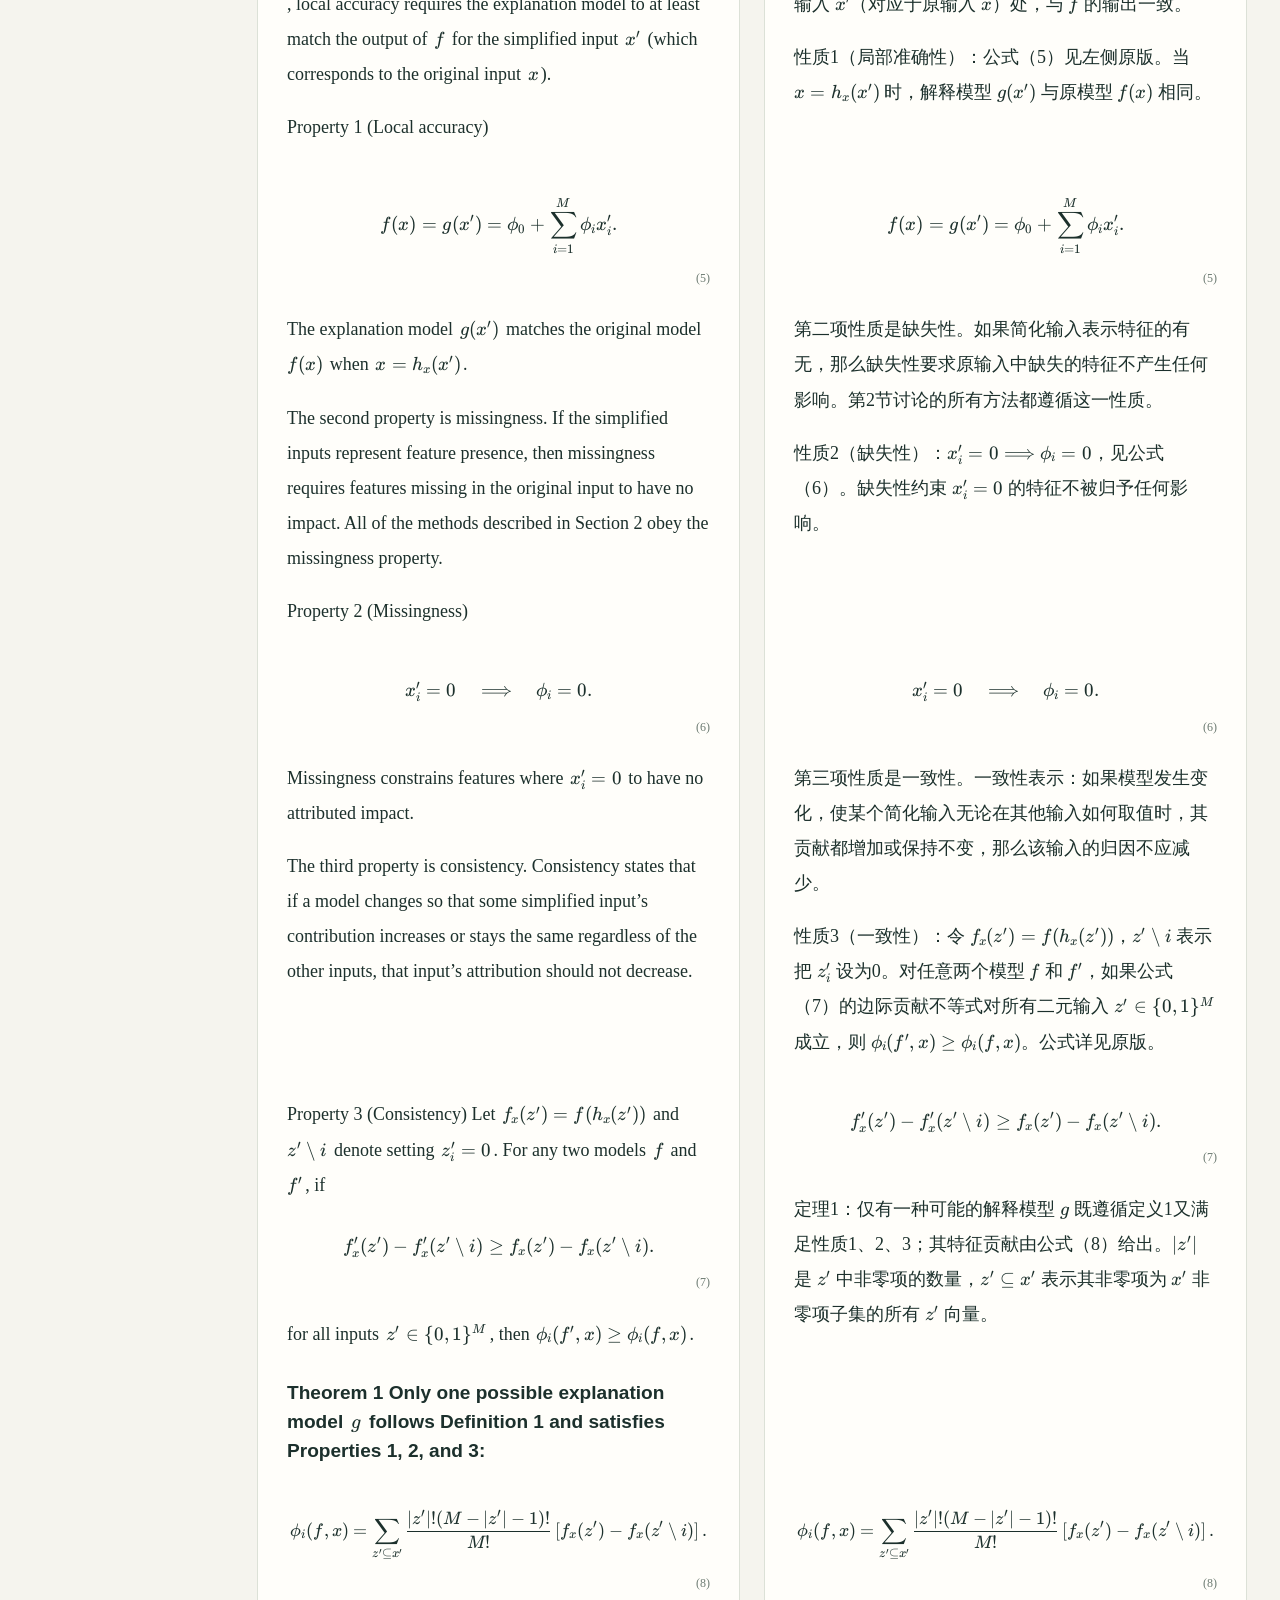
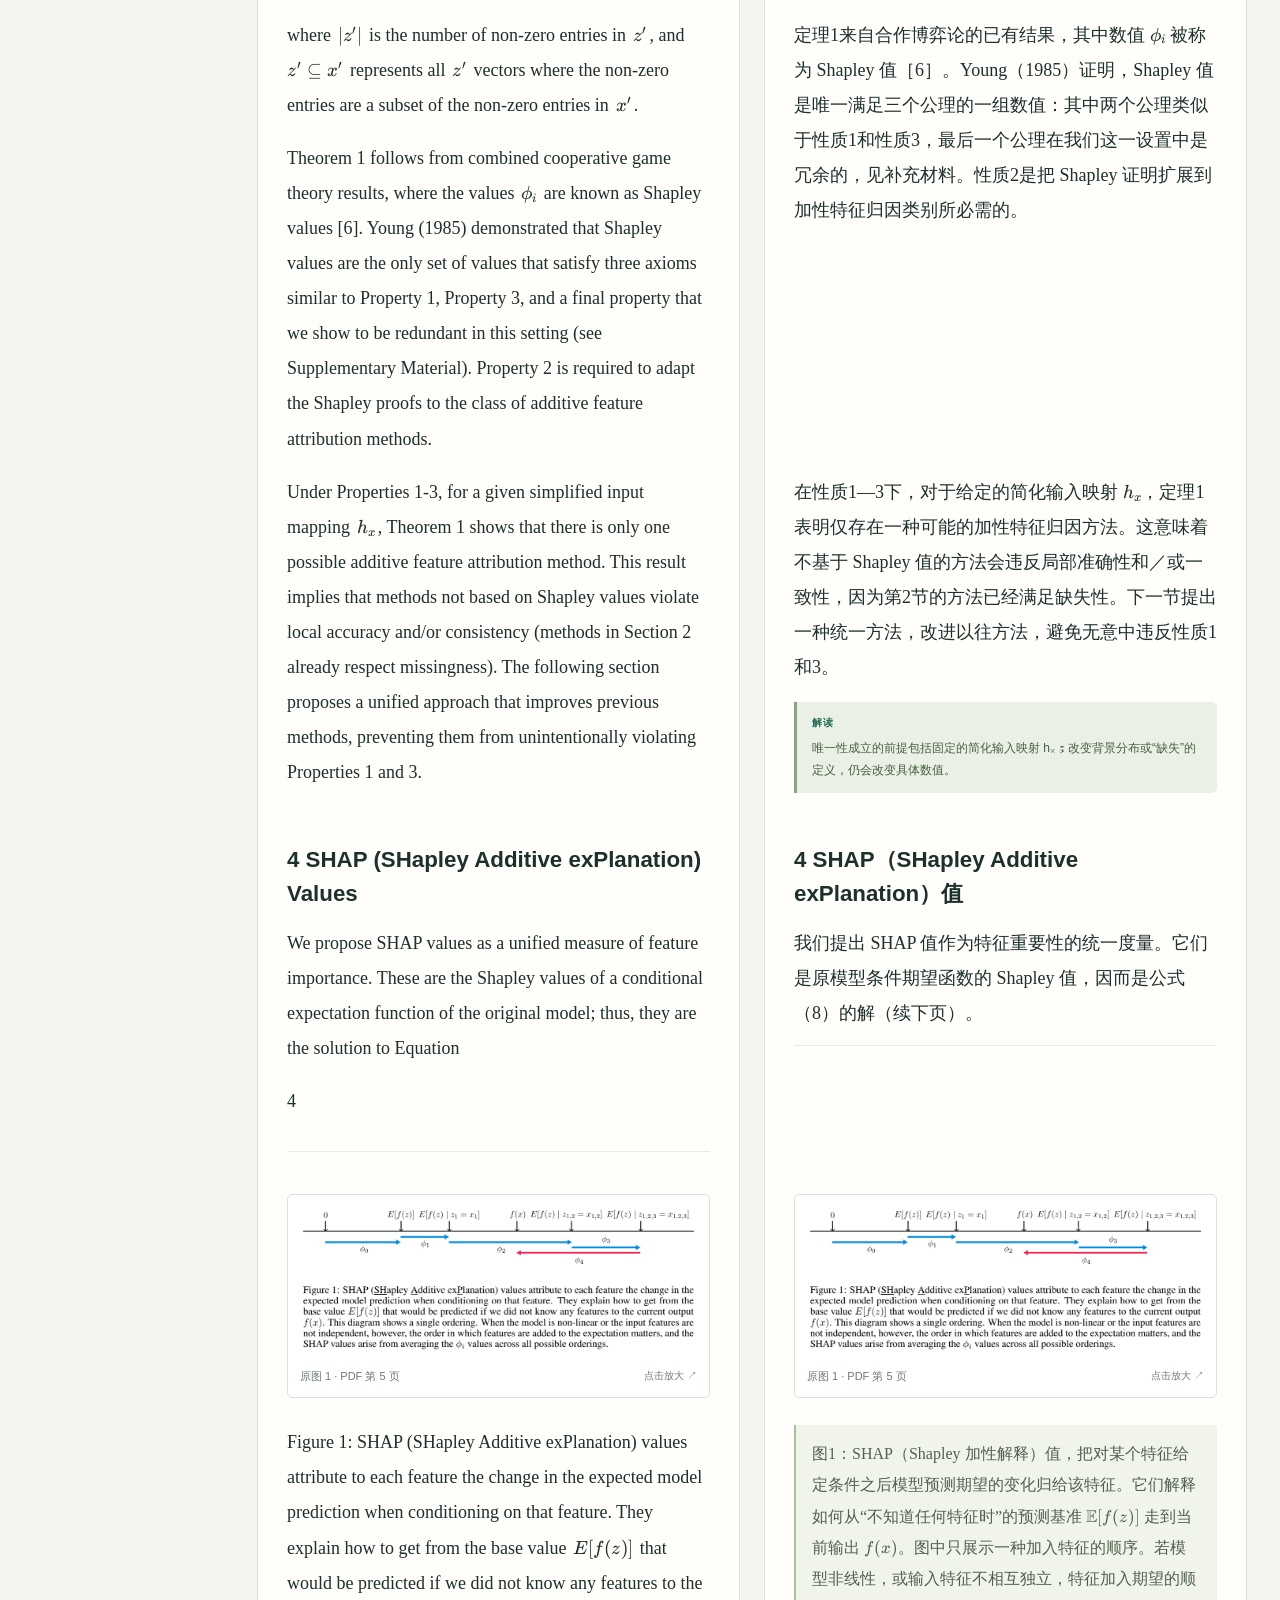
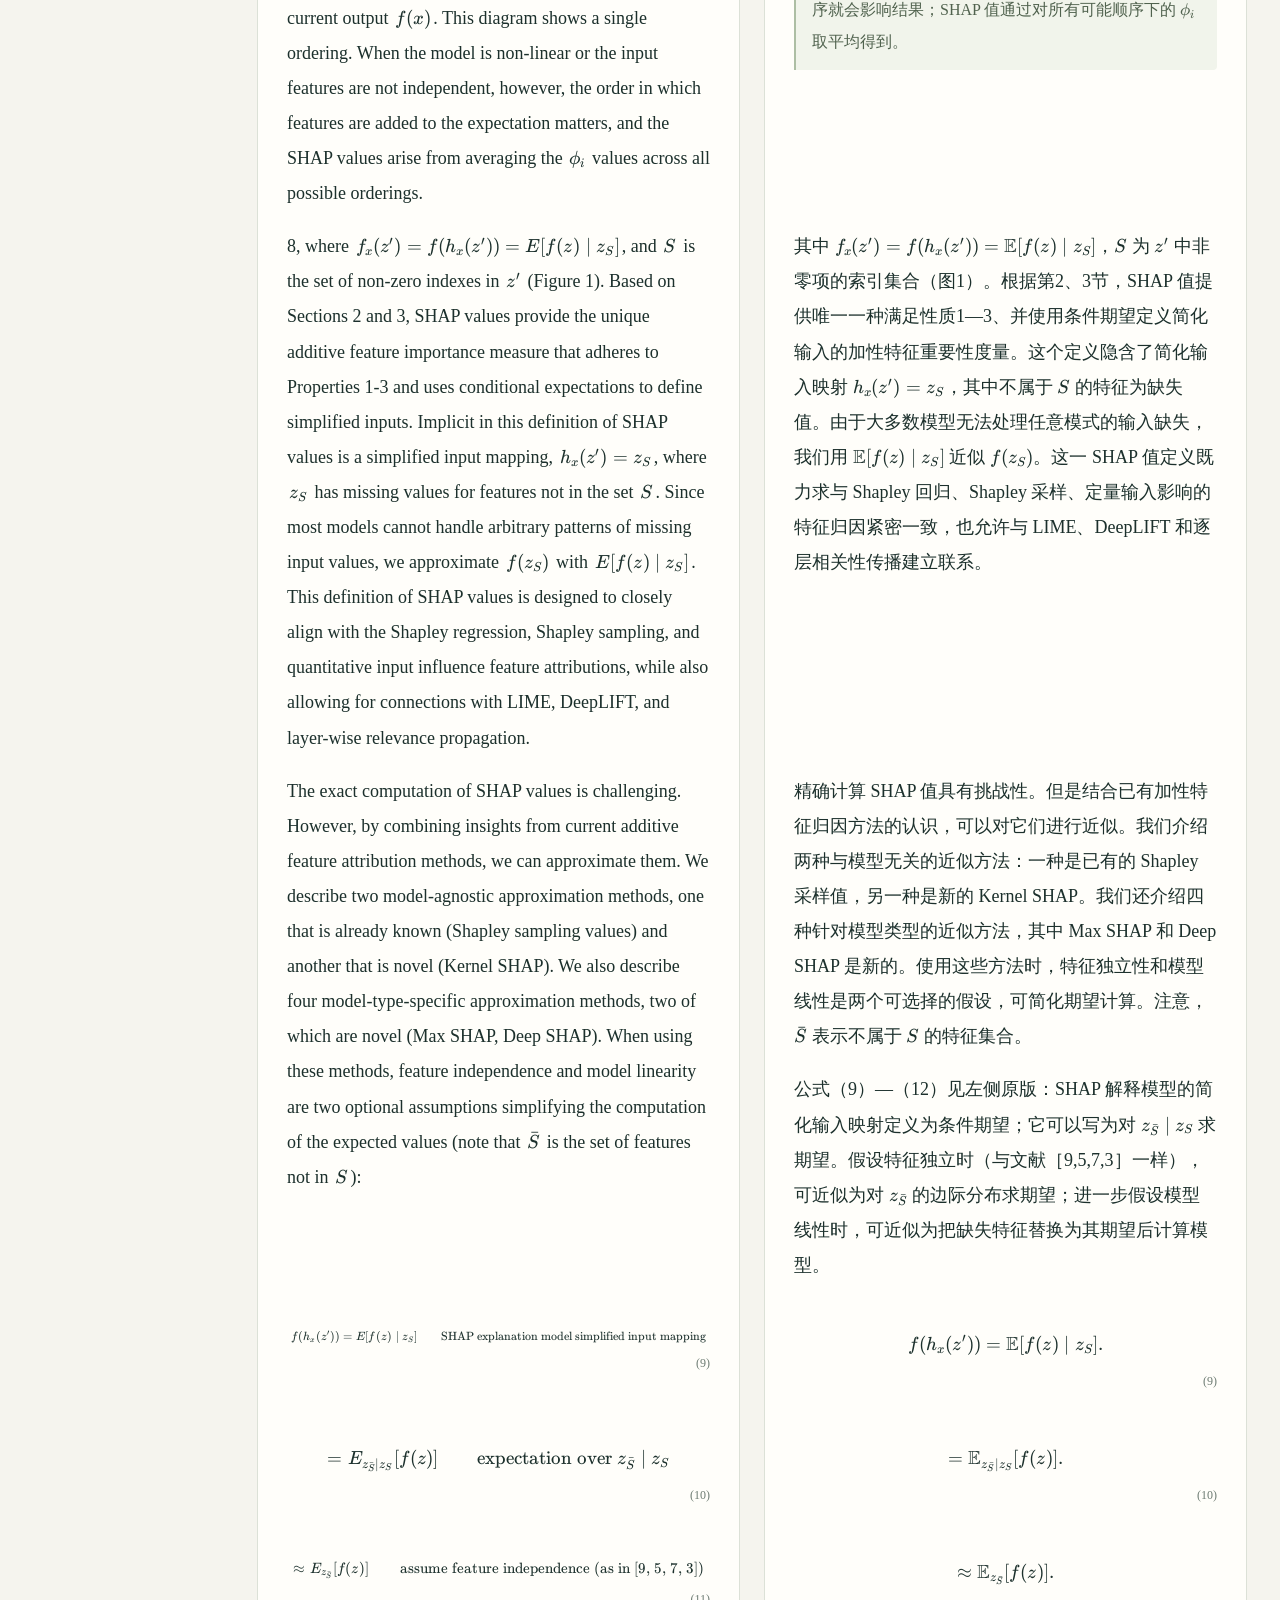
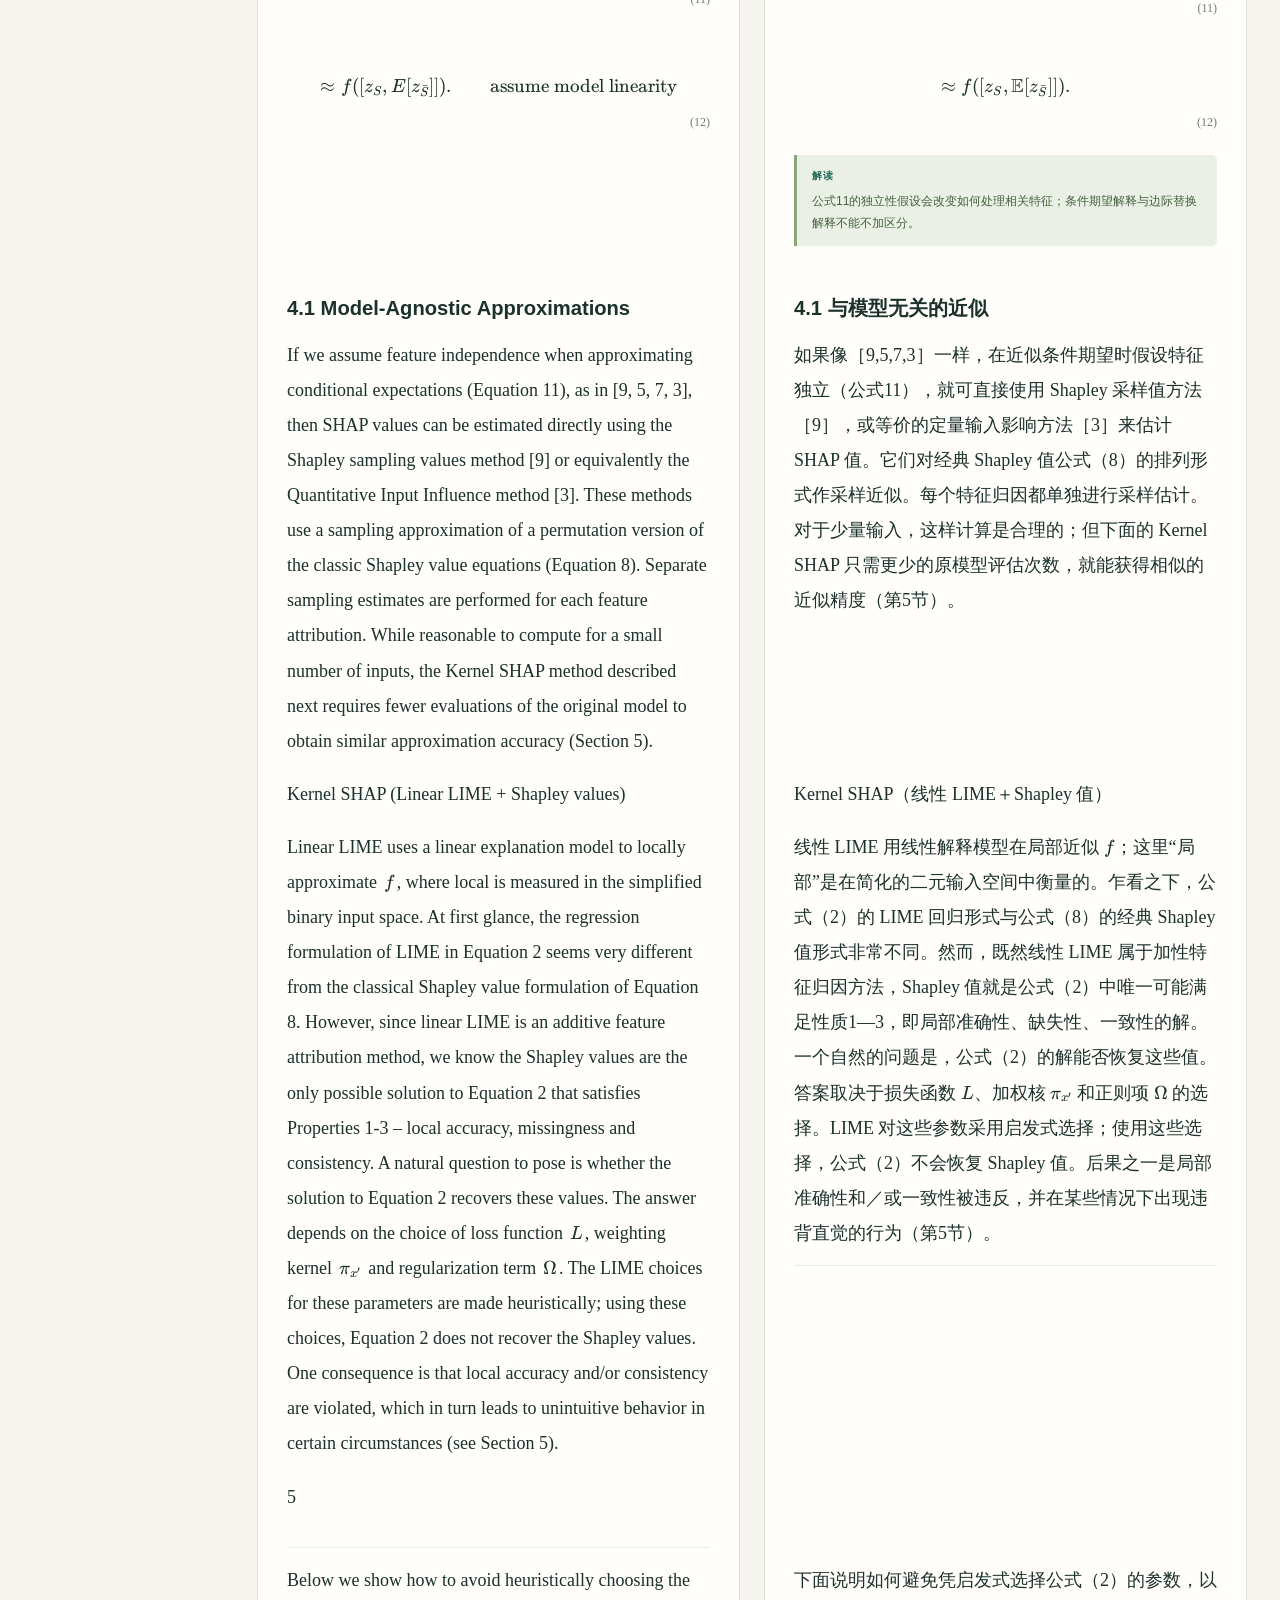
<file: papers/shap.html>
<!doctype html>
<html lang="zh-CN" data-base=".." data-routing="hash">
<head>
<meta charset="utf-8">
<meta name="viewport" content="width=device-width,initial-scale=1">
<meta name="color-scheme" content="light">
<meta name="description" content="12 篇机器学习与深度学习经典论文：按主题分层浏览，逐段中英对照，完整原图、数学公式、章节导航与阅读解读。">
<title>SHAP · 论文精读馆</title>
<link rel="icon" href="data:image/svg+xml,%3Csvg xmlns='http://www.w3.org/2000/svg' viewBox='0 0 40 40'%3E%3Crect width='40' height='40' rx='8' fill='%231c302c'/%3E%3Ctext x='11' y='29' font-family='Georgia' font-size='29' fill='%23fffefa'%3Ef%3C/text%3E%3C/svg%3E">
<link rel="stylesheet" href="../assets/vendor/katex/katex.min.css">
<link rel="stylesheet" href="../assets/style.css?v=a29c6a3342e3">
</head>
<body data-initial-paper="shap">
<a class="skip-link" href="#main-content" style="position:absolute;left:-9999px" onfocus="this.style.left='10px'" onblur="this.style.left='-9999px'">跳至正文</a>
<div id="home-view" class="home-view">
 <div class="shell">
  <header class="site-header">
   <a class="brand" href="../index.html"><span class="brand-icon">ƒ</span><span>论文精读馆<small>JINYI’S PAPER LIBRARY</small></span></a>
   <span class="header-note"><i class="dot"></i>原文 · 译文 · 逐段解读</span>
  </header>
  <main id="home-main">
   <section class="hero">
    <div><div class="eyebrow">MACHINE LEARNING & DEEP LEARNING</div><h1>从经典论文，<br><span>读懂模型如何工作。</span></h1><p>从提升方法到卷积网络、注意力与生成模型。<br class="desktop-break">按主题探索，对照原文与译文，沿着段落、推导和实验读下去。</p></div>
    <aside class="hero-aside"><div class="stat-row"><b>12<span>篇论文</span></b><b>212<span>页原文</span></b></div><p>全文 · 附录 · 参考文献<br>原图、公式与表格保留原版</p></aside>
   </section>
   <nav class="reading-path" aria-label="主题快捷入口"><span class="path-label">探索主题</span><div id="reading-path" style="display:contents"></div></nav>
   <div class="library-layout">
    <aside class="collection-sidebar"><div class="collection-nav-label">主题目录 <small>EXPLORE</small></div><nav id="collection-nav" aria-label="论文主题分层目录"></nav></aside>
    <section class="collection-main" aria-labelledby="shelf-title"><div class="shelf-heading"><div><h2 id="shelf-title">全部论文 <small>THE COLLECTION</small></h2><p id="collection-active" class="collection-active"></p></div><div class="search-box"><svg viewBox="0 0 24 24" fill="none" stroke="currentColor" stroke-width="1.6"><circle cx="10.5" cy="10.5" r="6.5"/><path d="m16 16 5 5"/></svg><input id="home-search" type="search" placeholder="搜索主题、论文或双语正文…" aria-label="搜索论文与内容"><button class="search-clear hidden" id="clear-home-search" aria-label="清空搜索">×</button></div></div><div id="paper-grid" class="paper-grid"></div><div id="home-results" hidden aria-live="polite"></div></section>
   </div>
  </main>
  <footer class="home-footer"><span lang="en">© 2026 Jinyi. All rights reserved.</span></footer>
 </div>
</div>
<div id="reader-view" hidden>
 <header id="reader-header" class="reader-header">
  <div class="reader-head-left"><a id="reader-home-brand" class="brand" href="../index.html"><span class="brand-icon">ƒ</span><span class="brand-name">论文精读馆</span></a><a id="back-home" class="back-home" href="../index.html">← <span>返回书架</span></a></div>
  <div class="reader-header-controls"><div class="segments" role="group" aria-label="阅读模式"><button id="mode-parallel" data-mode="parallel" class="active" aria-pressed="true">双语对照</button><button id="mode-focus" data-mode="focus" aria-pressed="false">中文阅读</button><button id="mode-pdf" data-mode="pdf" aria-pressed="false">原版 PDF</button></div></div>
  <div class="reader-head-right"><div class="reading-settings"><label><input type="checkbox" id="show-notes" checked>显示解读</label><button id="font-down" aria-label="缩小译文字体">A−</button><button id="font-up" aria-label="放大译文字体">A+</button></div><a id="open-pdf-top" class="pdf-link" href="#" target="_blank" rel="noopener">打开原始 PDF ↗</a></div>
 </header>
 <div class="reader-layout">
  <div class="sidebar-backdrop" id="sidebar-backdrop"></div>
  <aside id="sidebar" class="sidebar" aria-label="论文目录">
   <div class="side-eyebrow">READING ROOM</div><div class="side-title" id="side-title"></div><p class="side-subtitle" id="side-subtitle"></p>
   <div class="search-box side-search"><svg viewBox="0 0 24 24" fill="none" stroke="currentColor" stroke-width="1.6"><circle cx="10.5" cy="10.5" r="6.5"/><path d="m16 16 5 5"/></svg><input id="paper-search" type="search" placeholder="搜索本篇原文 / 译文" aria-label="搜索本篇论文"></div>
   <div class="toc-heading"><span id="toc-heading">章节目录</span><span id="toc-count"></span></div>
   <nav id="toc-list" class="toc-list" aria-label="章节导航"></nav><div id="paper-search-results" class="inpaper-results" hidden aria-live="polite"></div>

  </aside>
  <main id="main-content" class="paper-main">
   <div class="paper-topline"><div class="eyebrow" id="paper-eyebrow"></div><button id="mobile-toc" class="mobile-menu-button" aria-controls="sidebar" aria-expanded="false">☰ 章节目录</button></div>
   <h1 class="paper-heading" id="paper-title"></h1><p id="paper-byline" class="paper-byline"></p>
   <div id="page-context" class="page-context"></div>
   <div id="keyword-bar" class="keyword-bar" aria-label="中英关键词联动定位"></div>
   <div class="reading-columns" id="reading-columns">
    <section class="original-column" aria-label="英文原文">
     <div class="column-heading"><div>英文原文<span class="overline">ORIGINAL</span></div><div class="original-actions"><button id="source-image-mode" aria-pressed="false">原版页</button><button id="source-text-mode" class="active" aria-pressed="true">文本</button><button id="zoom-source">放大 ↗</button></div></div>
     <div class="source-viewport" id="source-viewport"><div id="source-pages" class="source-pages" hidden></div><article id="original-text" class="original-text"></article></div>
     <p class="source-foot"><span id="source-foot-label">图、表、公式与原页排版完整保留</span><button id="copy-original">复制英文全文</button></p>
    </section>
    <section class="translation-column" aria-label="中文译文与解读">
     <div class="column-heading translation-label"><div>中文译文<span class="overline">TRANSLATION</span></div><span id="translation-page-label" style="font-size:10px;color:var(--muted)"></span></div>
     <article class="translation-content" id="translation-content"></article>

    </section>
   </div>
   <section id="pdf-panel" class="pdf-panel" hidden><div class="pdf-fallback"><span>原始 PDF · 可直接核对图表、公式与完整排版</span><a id="pdf-fallback-link" href="#" target="_blank" rel="noopener">在新窗口打开 ↗</a></div><iframe id="pdf-frame" title="论文原始 PDF"></iframe></section>

  </main>
 </div>
</div>
<dialog class="modal" id="image-dialog" aria-label="放大论文原版页面"><div class="modal-toolbar"><span id="zoom-title"></span><div class="zoom-controls"><button id="zoom-out" aria-label="缩小原版页">−</button><output id="zoom-level">100%</output><button id="zoom-in" aria-label="放大原版页">+</button><button id="zoom-fit">适合宽度</button><button id="close-dialog" aria-label="关闭放大页面">关闭 ×</button></div></div><div class="modal-canvas" id="modal-canvas"><img id="zoom-image" alt="放大的论文原版页面"></div></dialog>
<div class="toast" id="toast" role="status" hidden></div>
<script src="../assets/vendor/katex/katex.min.js"></script>
<script src="../data.js?v=defa2f65d334"></script>
<script src="../app.js?v=8a90c788923b"></script>
</body>
</html>
</file>
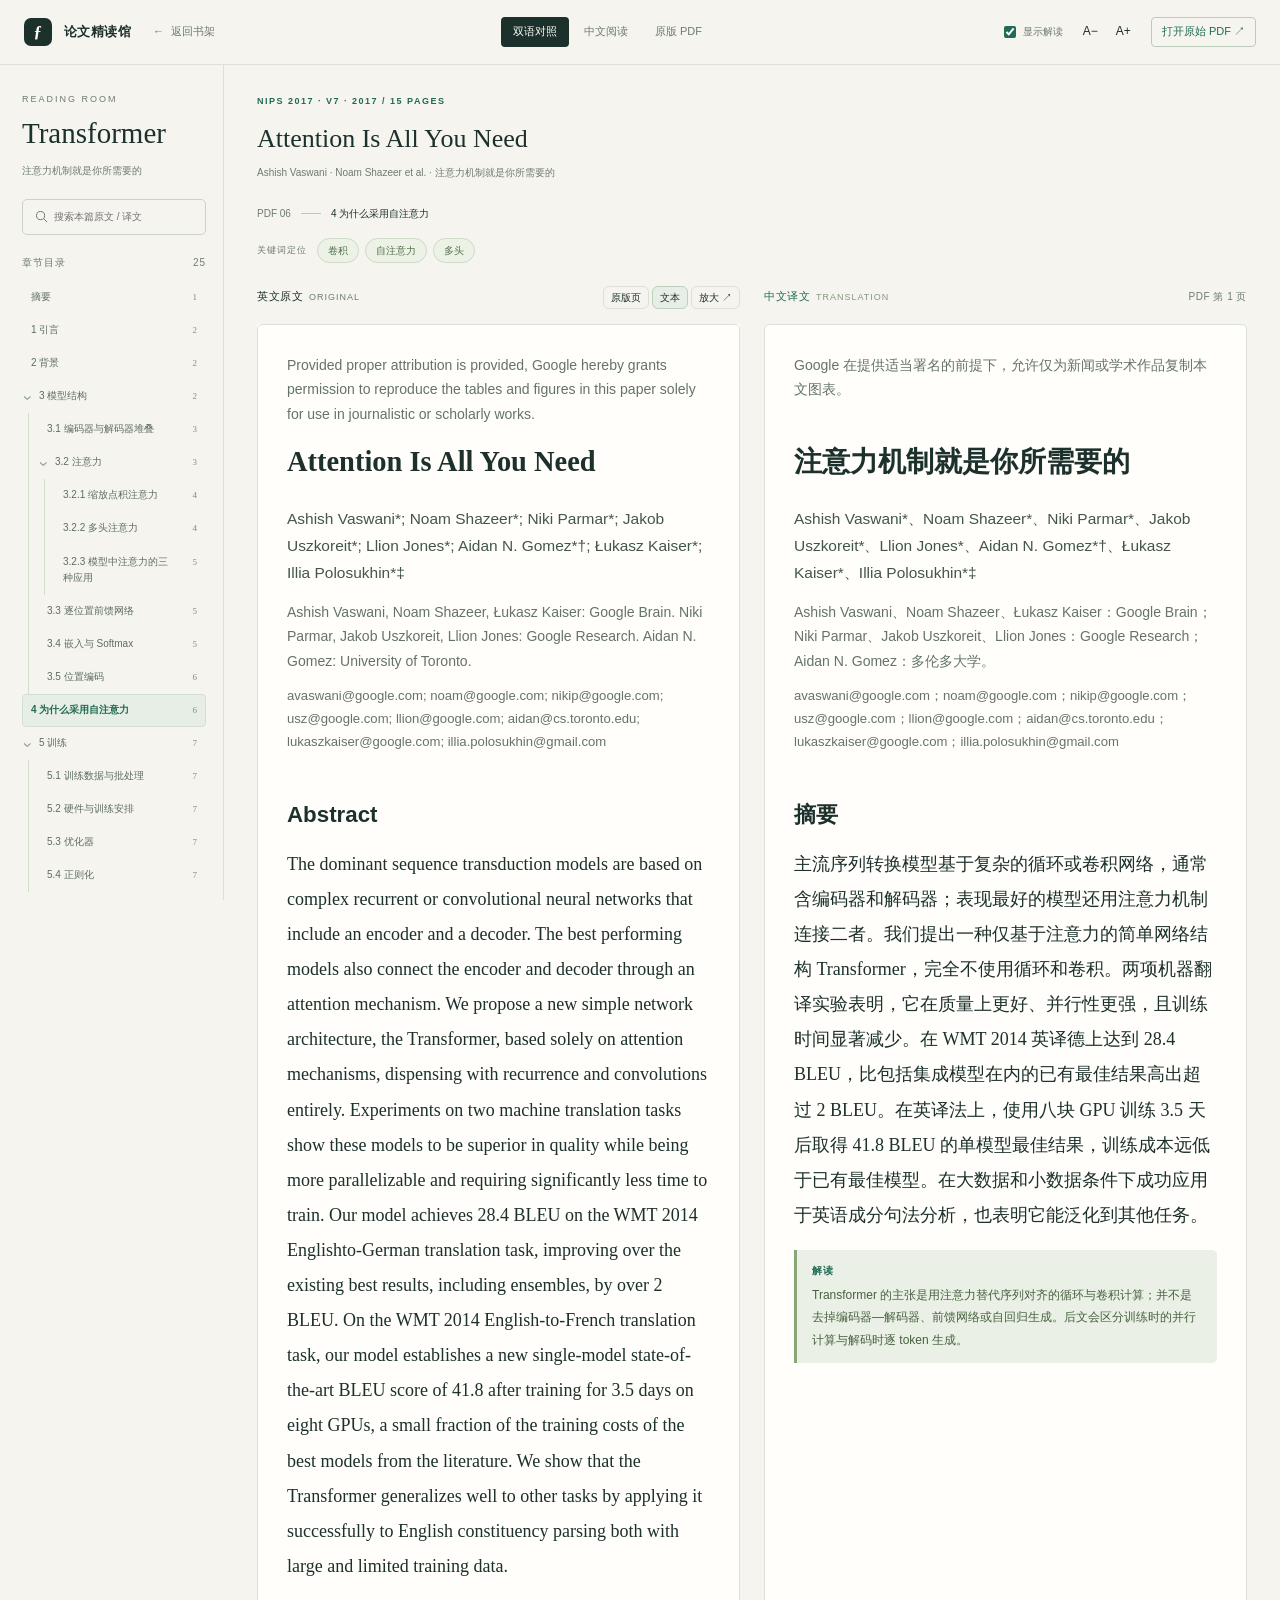
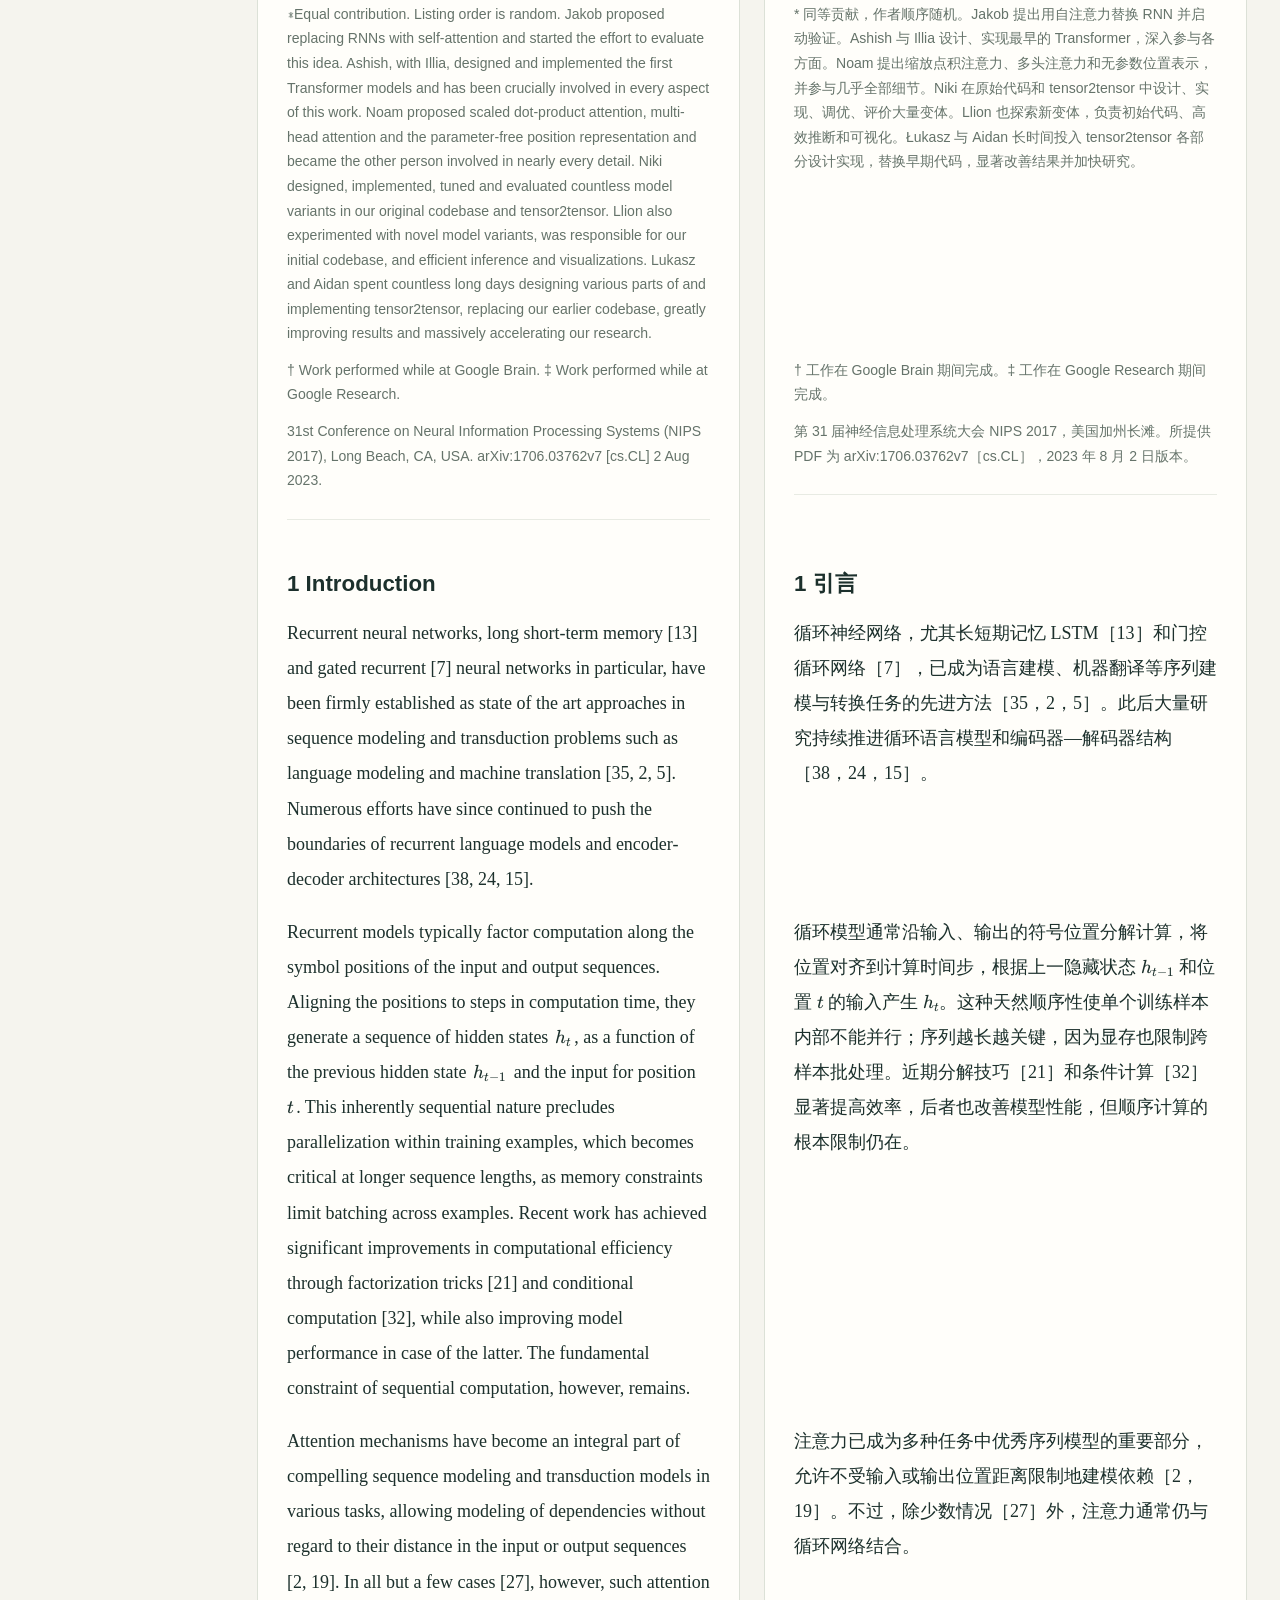
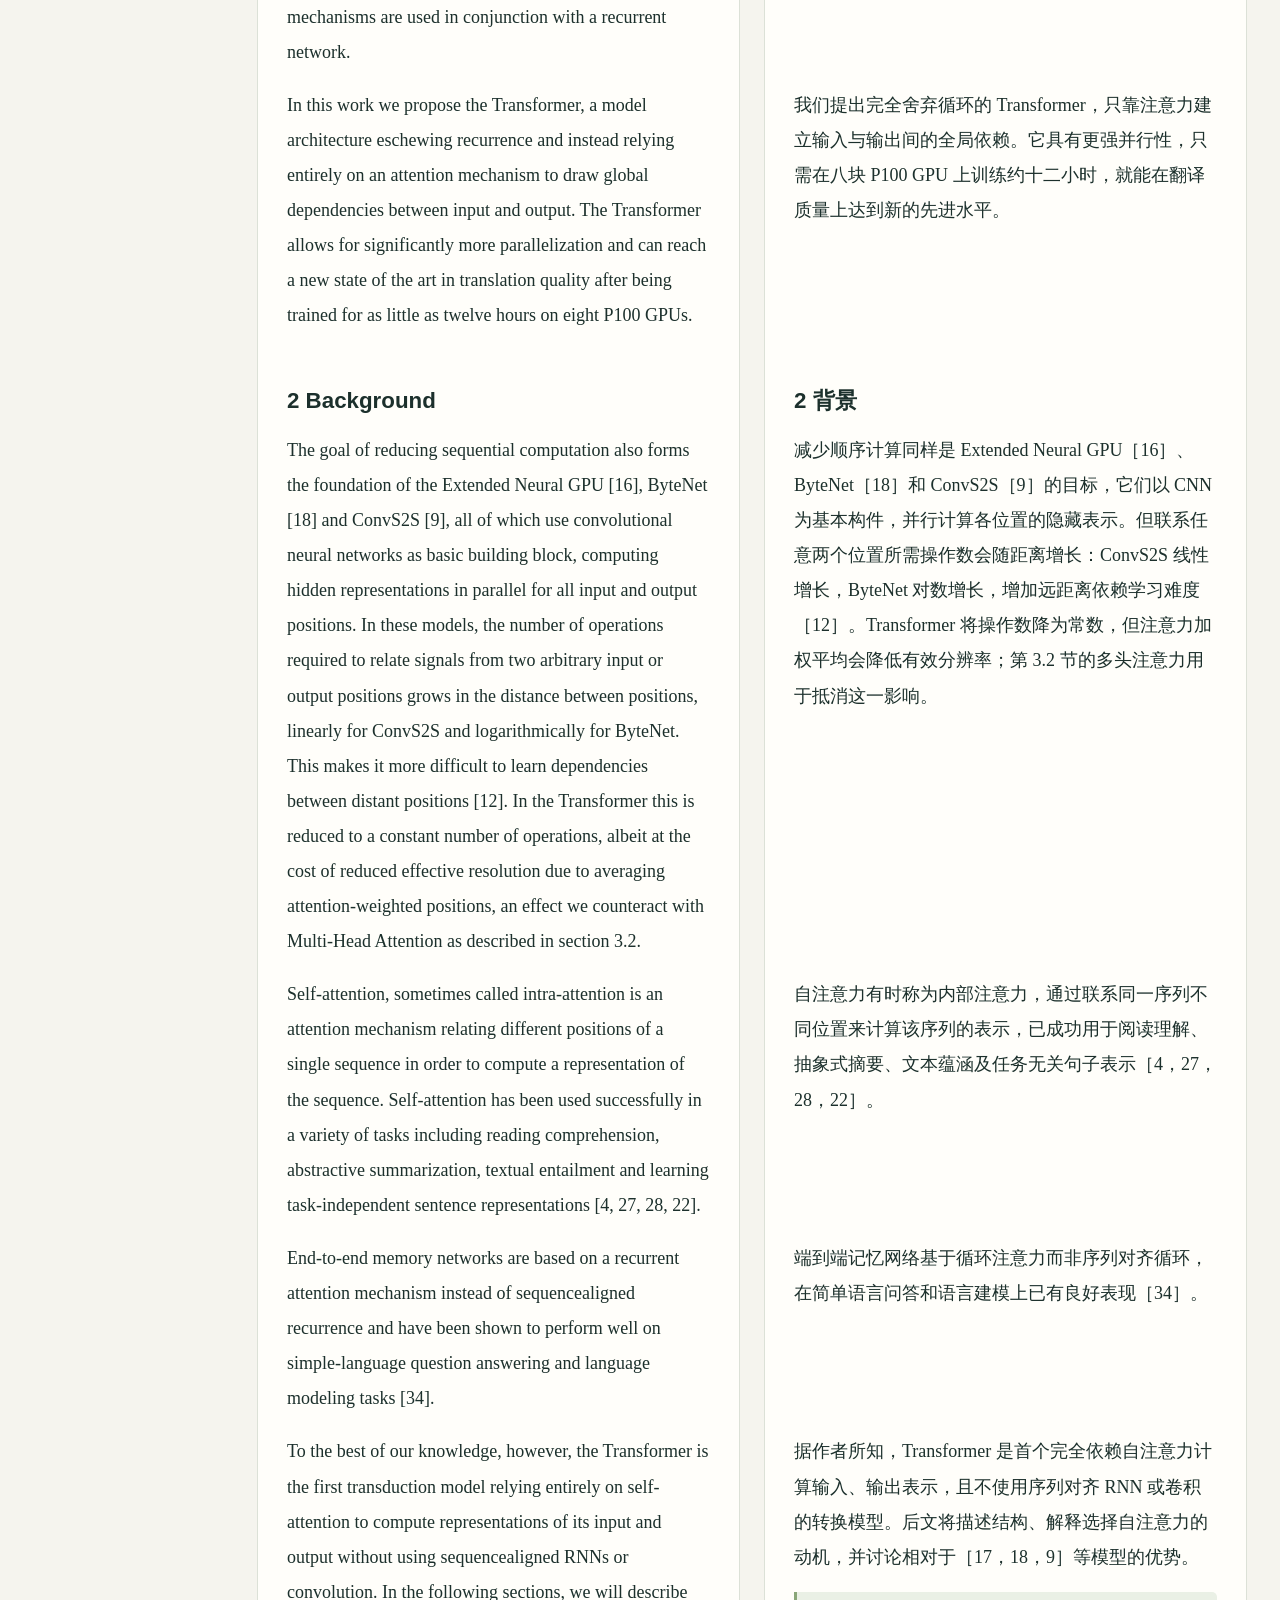
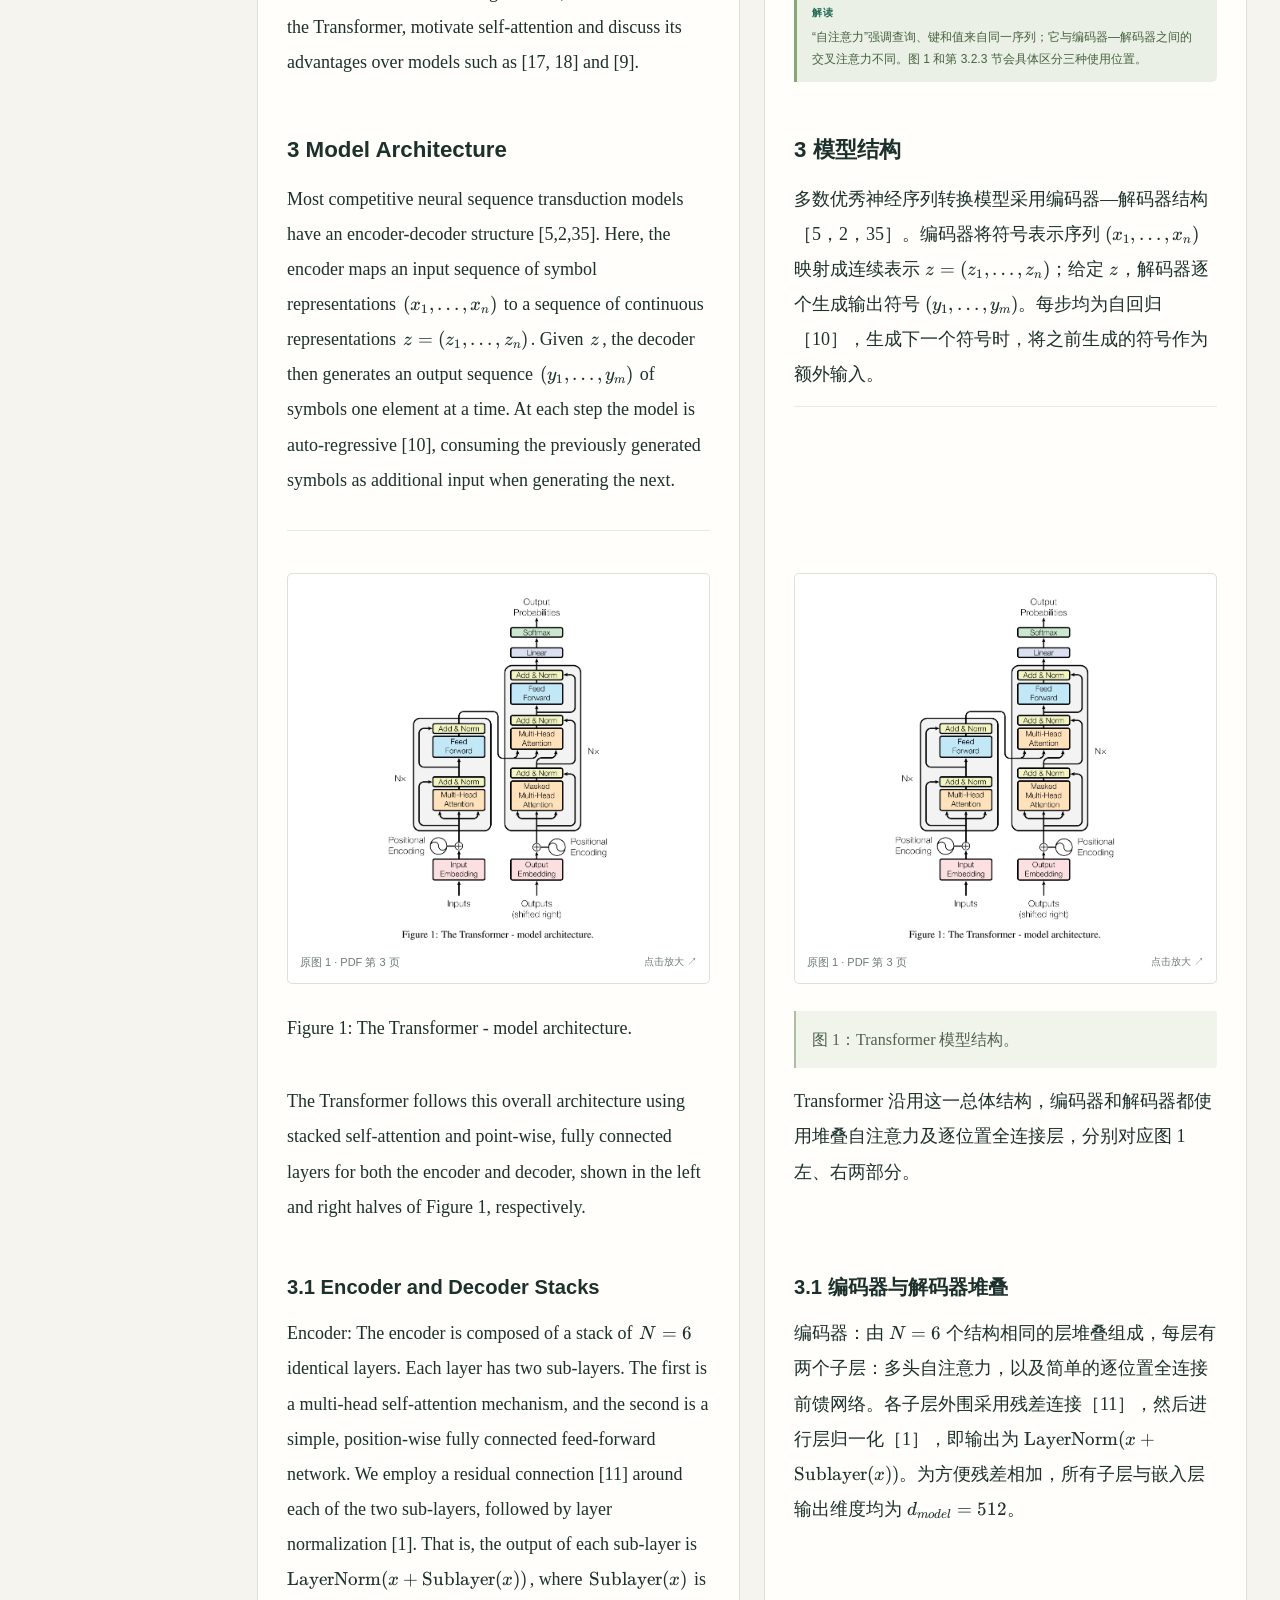
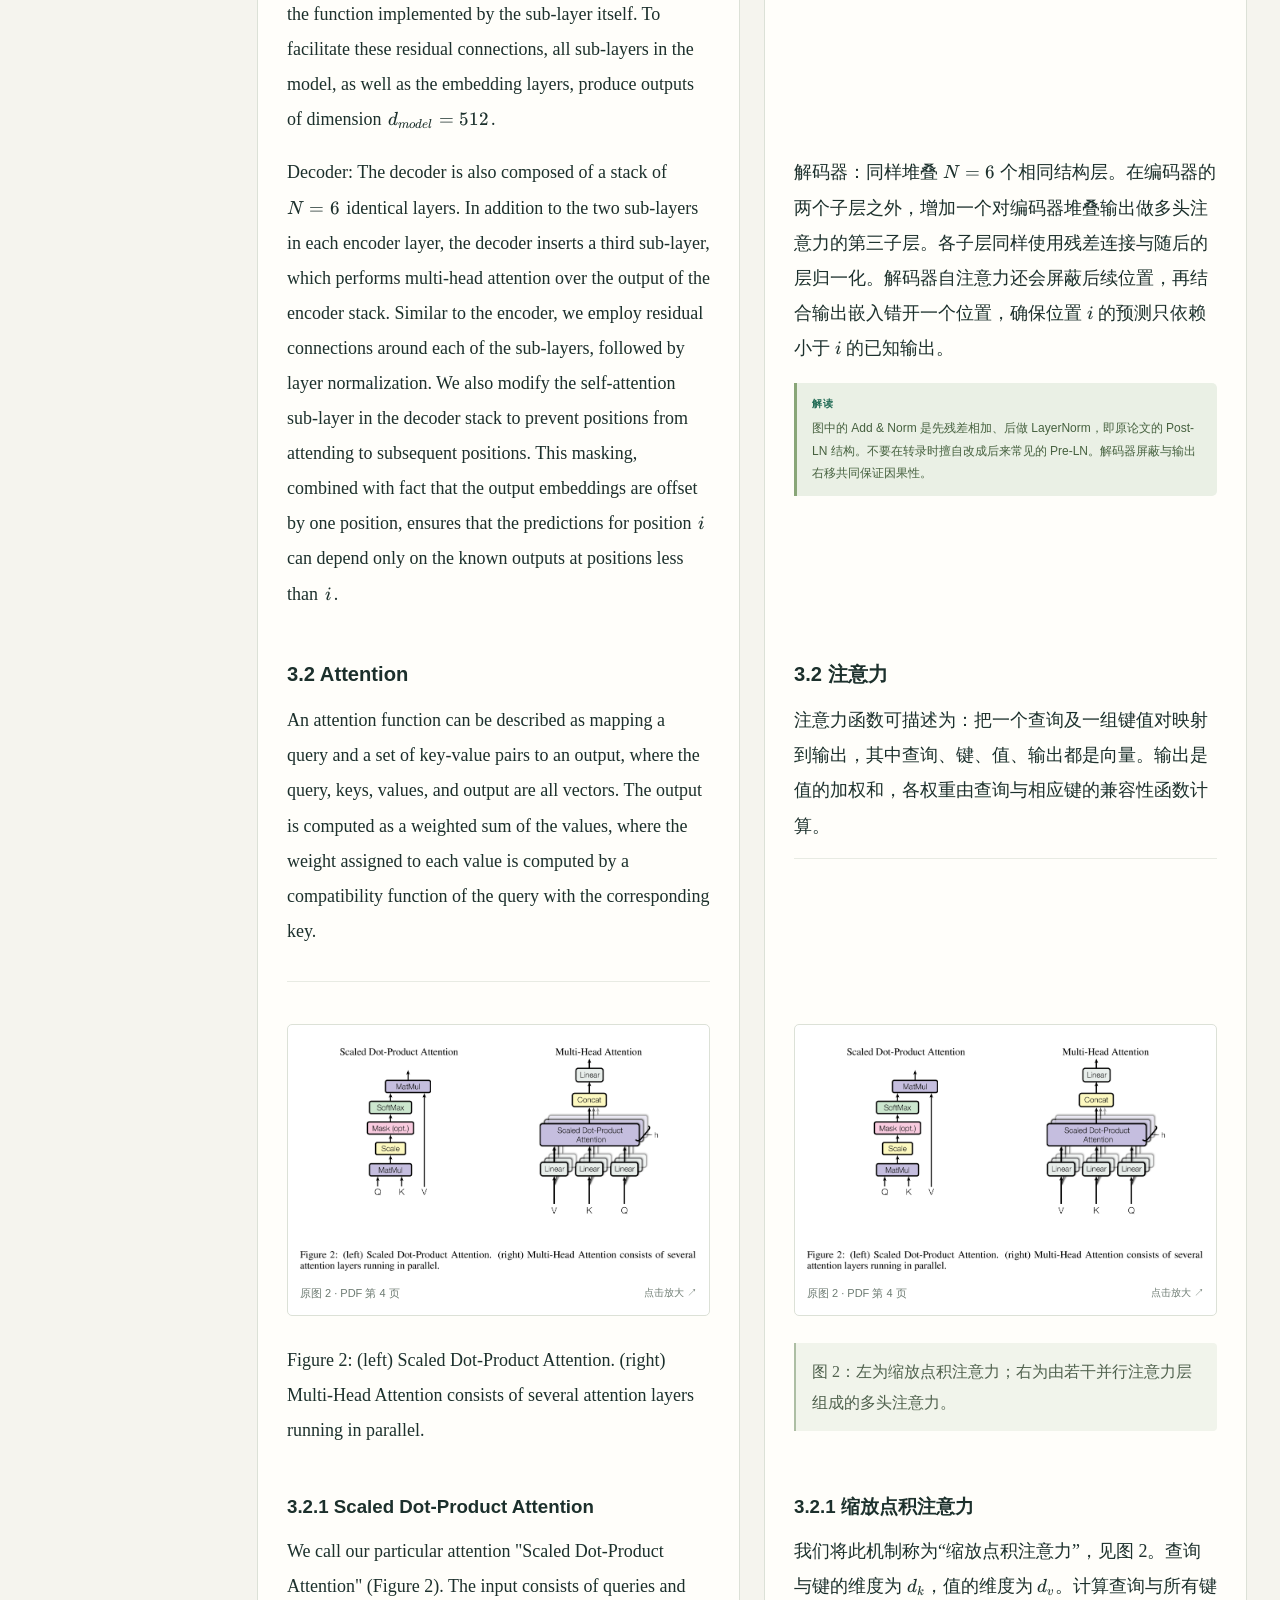
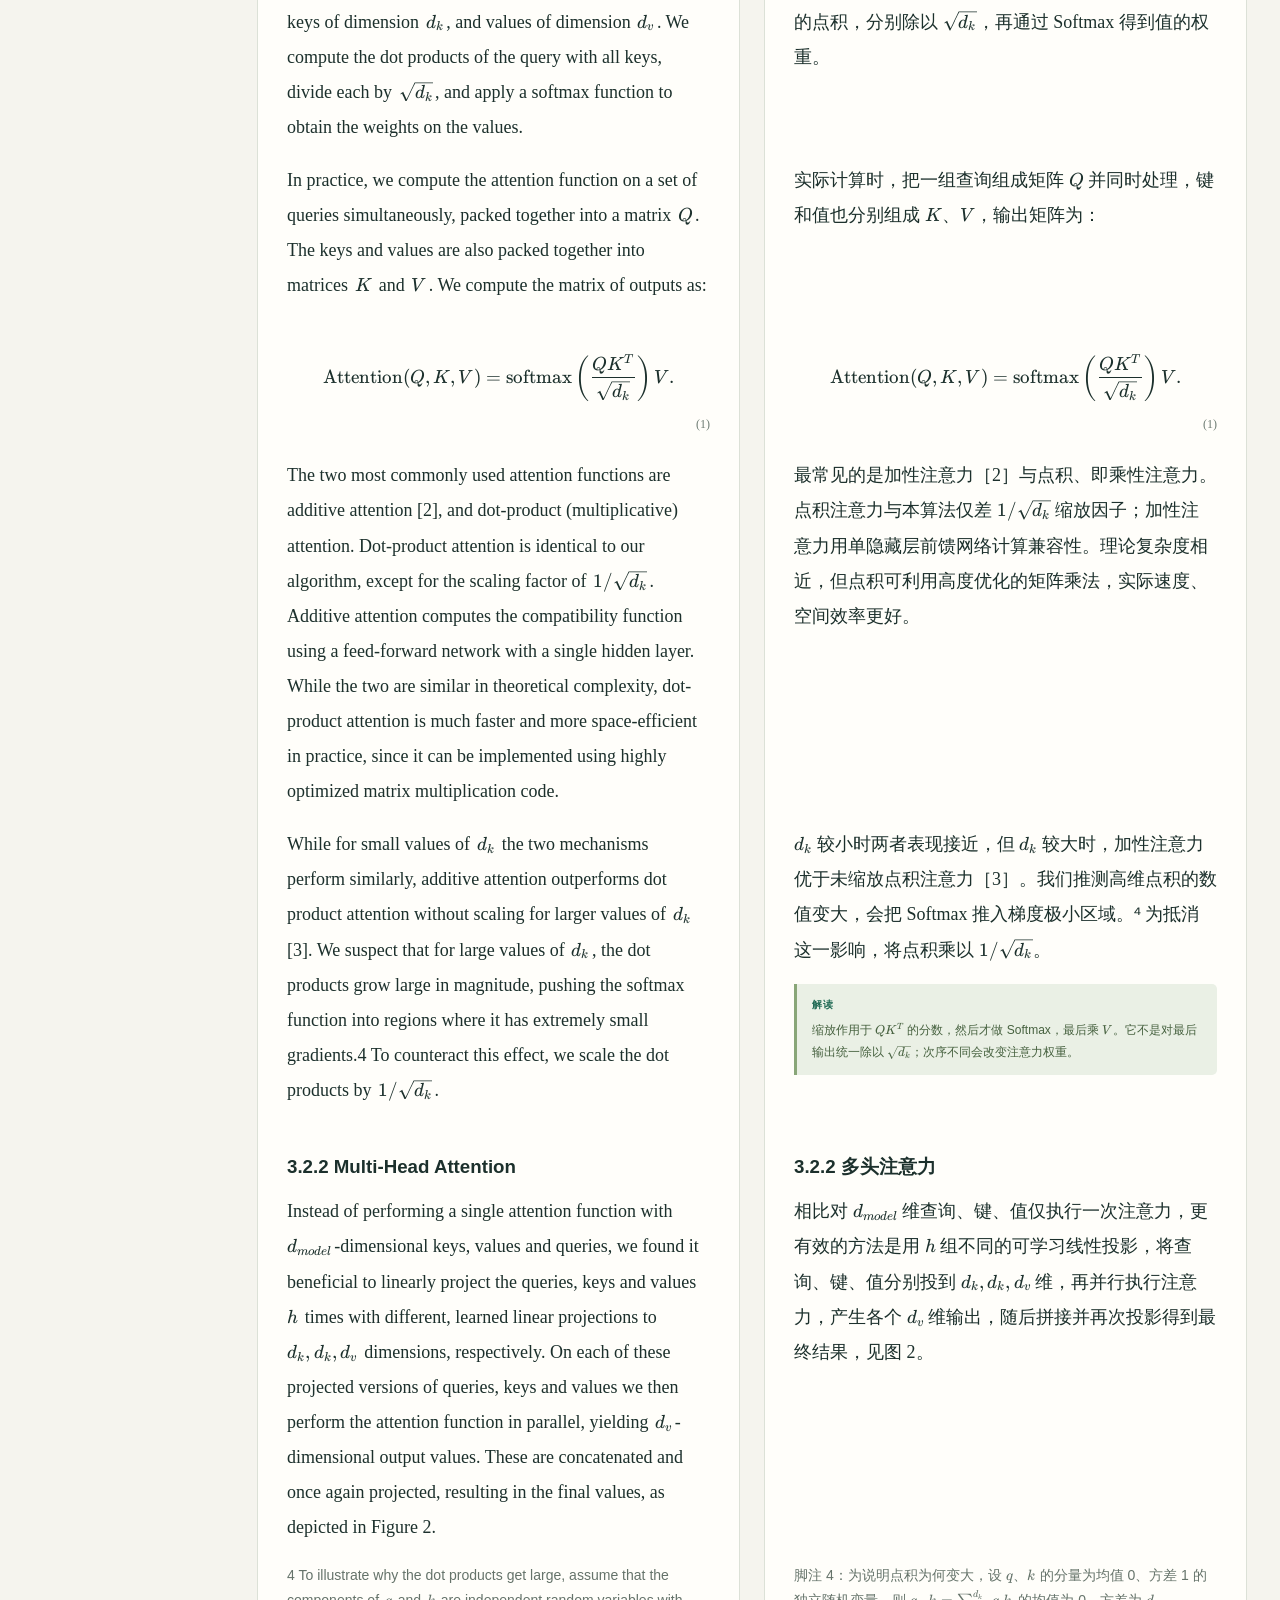
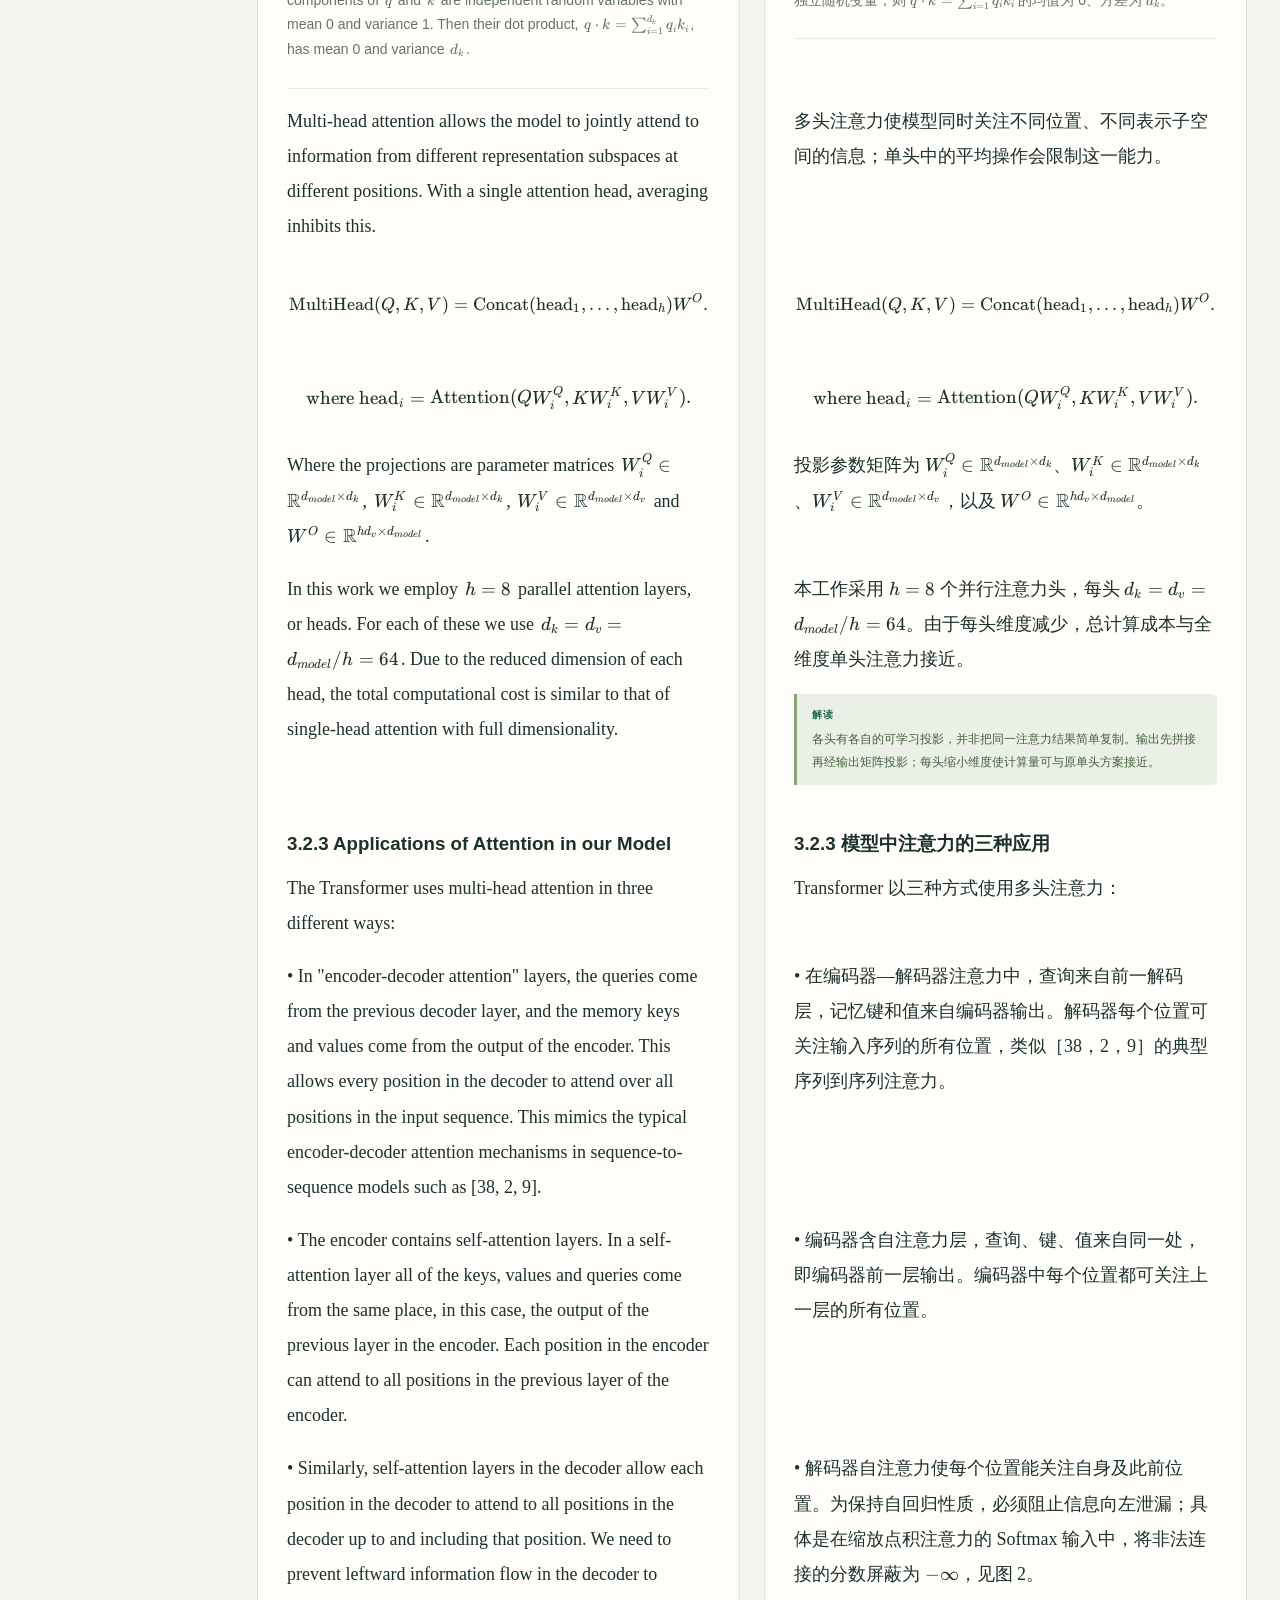
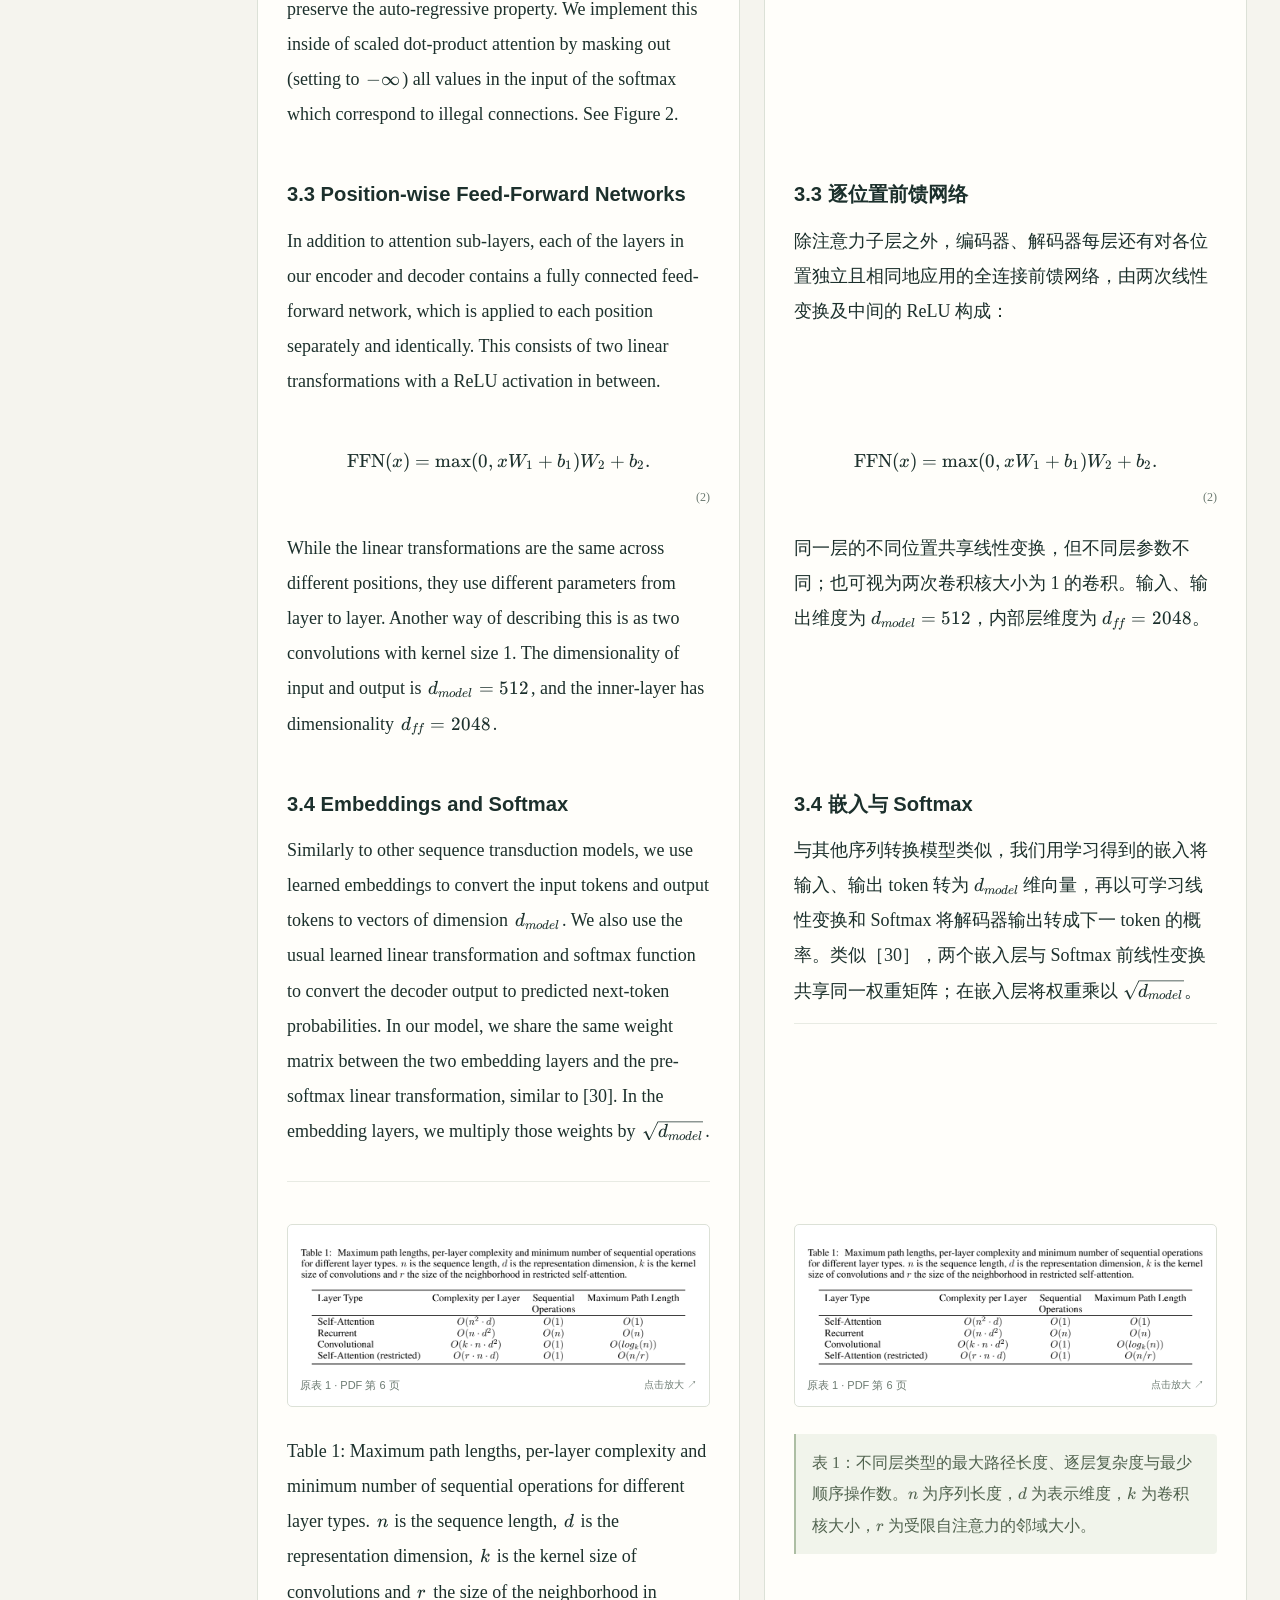
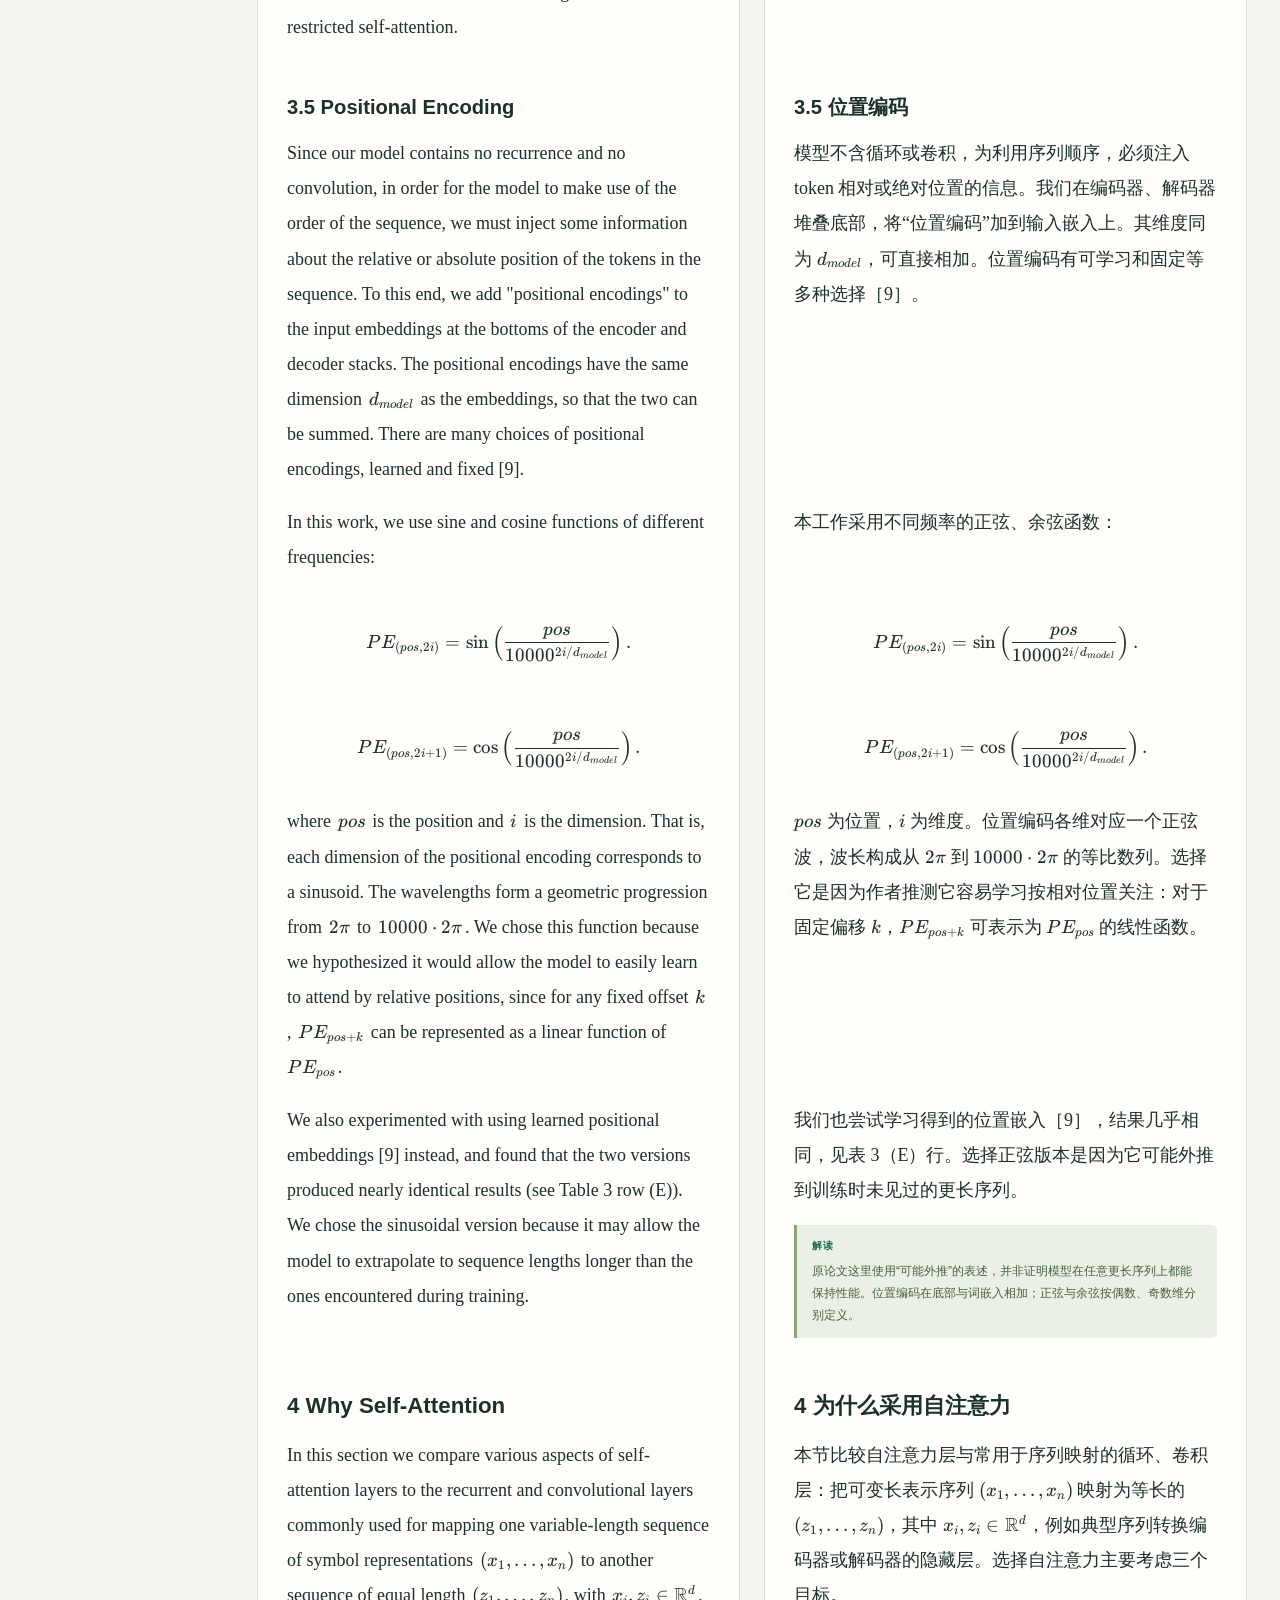
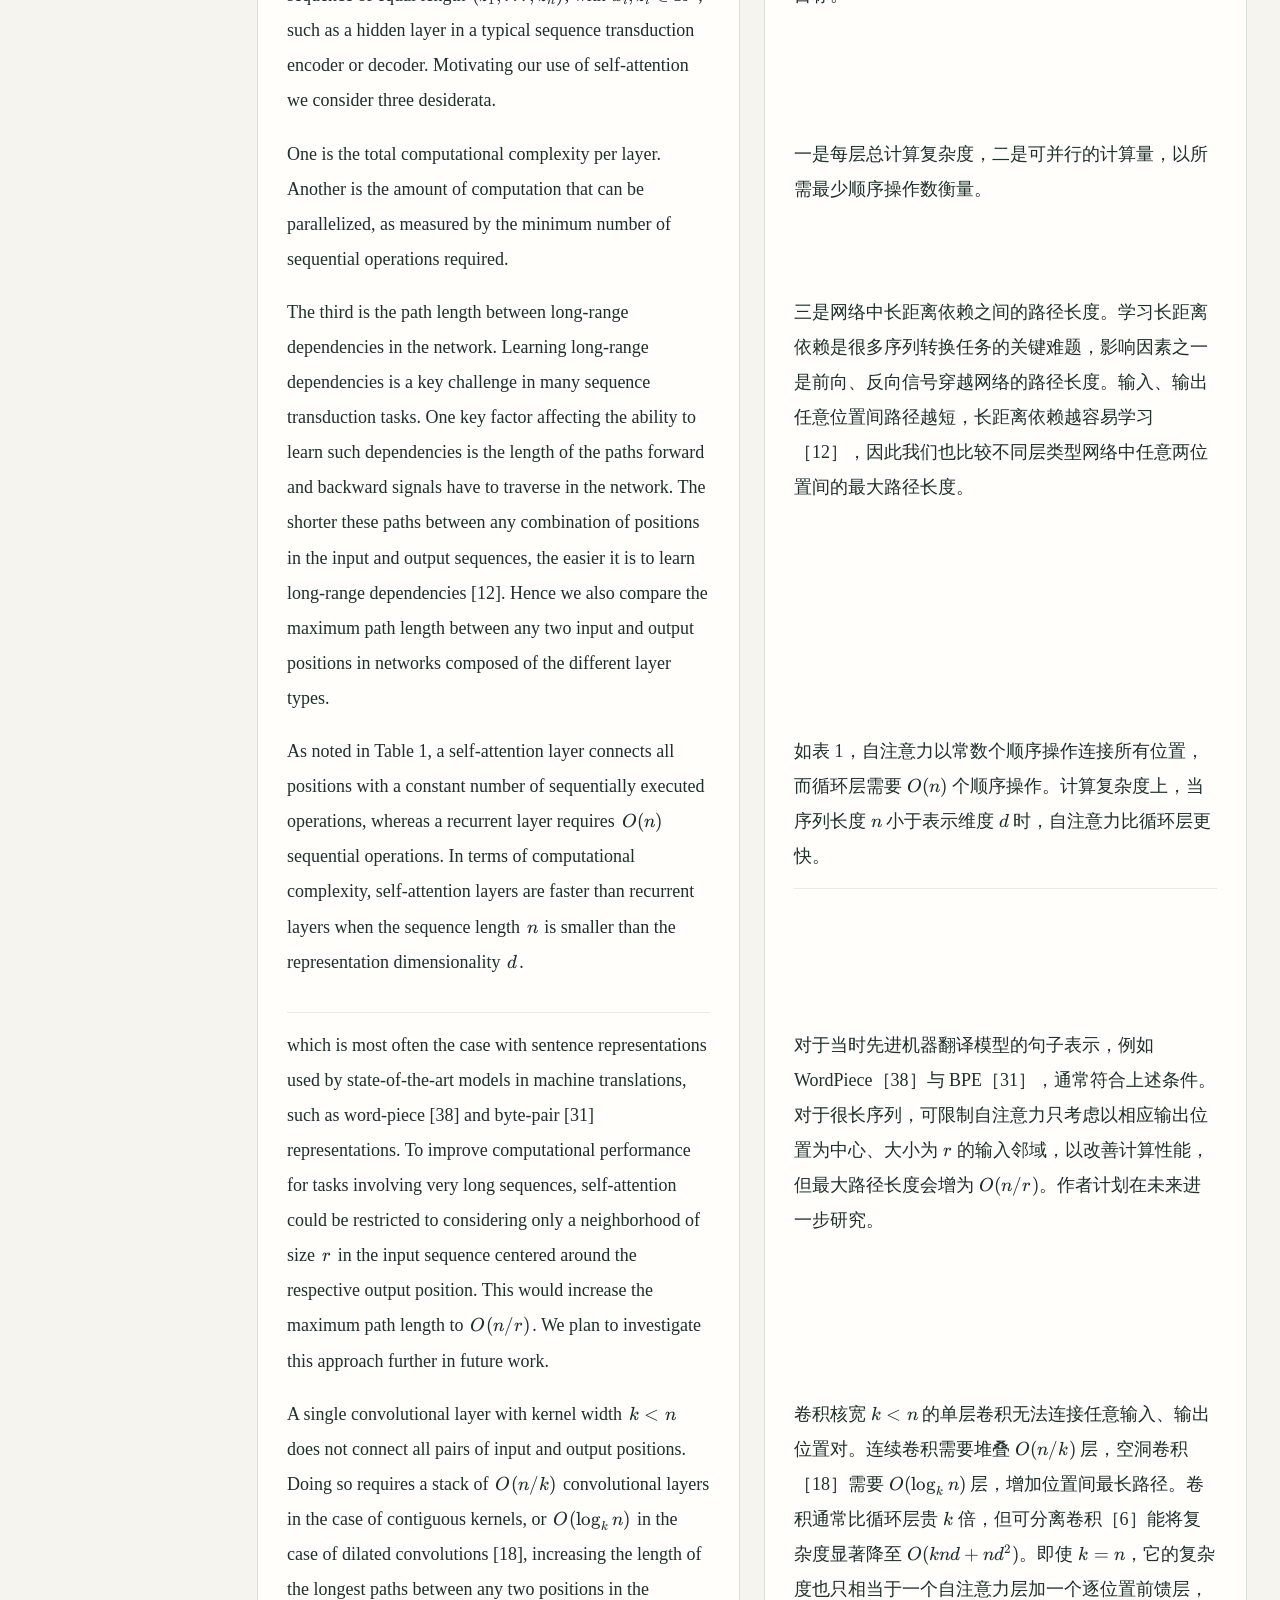
<file: papers/transformer.html>
<!doctype html>
<html lang="zh-CN" data-base=".." data-routing="hash">
<head>
<meta charset="utf-8">
<meta name="viewport" content="width=device-width,initial-scale=1">
<meta name="color-scheme" content="light">
<meta name="description" content="12 篇机器学习与深度学习经典论文：按主题分层浏览，逐段中英对照，完整原图、数学公式、章节导航与阅读解读。">
<title>Transformer · 论文精读馆</title>
<link rel="icon" href="data:image/svg+xml,%3Csvg xmlns='http://www.w3.org/2000/svg' viewBox='0 0 40 40'%3E%3Crect width='40' height='40' rx='8' fill='%231c302c'/%3E%3Ctext x='11' y='29' font-family='Georgia' font-size='29' fill='%23fffefa'%3Ef%3C/text%3E%3C/svg%3E">
<link rel="stylesheet" href="../assets/vendor/katex/katex.min.css">
<link rel="stylesheet" href="../assets/style.css?v=a29c6a3342e3">
</head>
<body data-initial-paper="transformer">
<a class="skip-link" href="#main-content" style="position:absolute;left:-9999px" onfocus="this.style.left='10px'" onblur="this.style.left='-9999px'">跳至正文</a>
<div id="home-view" class="home-view">
 <div class="shell">
  <header class="site-header">
   <a class="brand" href="../index.html"><span class="brand-icon">ƒ</span><span>论文精读馆<small>JINYI’S PAPER LIBRARY</small></span></a>
   <span class="header-note"><i class="dot"></i>原文 · 译文 · 逐段解读</span>
  </header>
  <main id="home-main">
   <section class="hero">
    <div><div class="eyebrow">MACHINE LEARNING & DEEP LEARNING</div><h1>从经典论文，<br><span>读懂模型如何工作。</span></h1><p>从提升方法到卷积网络、注意力与生成模型。<br class="desktop-break">按主题探索，对照原文与译文，沿着段落、推导和实验读下去。</p></div>
    <aside class="hero-aside"><div class="stat-row"><b>12<span>篇论文</span></b><b>212<span>页原文</span></b></div><p>全文 · 附录 · 参考文献<br>原图、公式与表格保留原版</p></aside>
   </section>
   <nav class="reading-path" aria-label="主题快捷入口"><span class="path-label">探索主题</span><div id="reading-path" style="display:contents"></div></nav>
   <div class="library-layout">
    <aside class="collection-sidebar"><div class="collection-nav-label">主题目录 <small>EXPLORE</small></div><nav id="collection-nav" aria-label="论文主题分层目录"></nav></aside>
    <section class="collection-main" aria-labelledby="shelf-title"><div class="shelf-heading"><div><h2 id="shelf-title">全部论文 <small>THE COLLECTION</small></h2><p id="collection-active" class="collection-active"></p></div><div class="search-box"><svg viewBox="0 0 24 24" fill="none" stroke="currentColor" stroke-width="1.6"><circle cx="10.5" cy="10.5" r="6.5"/><path d="m16 16 5 5"/></svg><input id="home-search" type="search" placeholder="搜索主题、论文或双语正文…" aria-label="搜索论文与内容"><button class="search-clear hidden" id="clear-home-search" aria-label="清空搜索">×</button></div></div><div id="paper-grid" class="paper-grid"></div><div id="home-results" hidden aria-live="polite"></div></section>
   </div>
  </main>
  <footer class="home-footer"><span lang="en">© 2026 Jinyi. All rights reserved.</span></footer>
 </div>
</div>
<div id="reader-view" hidden>
 <header id="reader-header" class="reader-header">
  <div class="reader-head-left"><a id="reader-home-brand" class="brand" href="../index.html"><span class="brand-icon">ƒ</span><span class="brand-name">论文精读馆</span></a><a id="back-home" class="back-home" href="../index.html">← <span>返回书架</span></a></div>
  <div class="reader-header-controls"><div class="segments" role="group" aria-label="阅读模式"><button id="mode-parallel" data-mode="parallel" class="active" aria-pressed="true">双语对照</button><button id="mode-focus" data-mode="focus" aria-pressed="false">中文阅读</button><button id="mode-pdf" data-mode="pdf" aria-pressed="false">原版 PDF</button></div></div>
  <div class="reader-head-right"><div class="reading-settings"><label><input type="checkbox" id="show-notes" checked>显示解读</label><button id="font-down" aria-label="缩小译文字体">A−</button><button id="font-up" aria-label="放大译文字体">A+</button></div><a id="open-pdf-top" class="pdf-link" href="#" target="_blank" rel="noopener">打开原始 PDF ↗</a></div>
 </header>
 <div class="reader-layout">
  <div class="sidebar-backdrop" id="sidebar-backdrop"></div>
  <aside id="sidebar" class="sidebar" aria-label="论文目录">
   <div class="side-eyebrow">READING ROOM</div><div class="side-title" id="side-title"></div><p class="side-subtitle" id="side-subtitle"></p>
   <div class="search-box side-search"><svg viewBox="0 0 24 24" fill="none" stroke="currentColor" stroke-width="1.6"><circle cx="10.5" cy="10.5" r="6.5"/><path d="m16 16 5 5"/></svg><input id="paper-search" type="search" placeholder="搜索本篇原文 / 译文" aria-label="搜索本篇论文"></div>
   <div class="toc-heading"><span id="toc-heading">章节目录</span><span id="toc-count"></span></div>
   <nav id="toc-list" class="toc-list" aria-label="章节导航"></nav><div id="paper-search-results" class="inpaper-results" hidden aria-live="polite"></div>

  </aside>
  <main id="main-content" class="paper-main">
   <div class="paper-topline"><div class="eyebrow" id="paper-eyebrow"></div><button id="mobile-toc" class="mobile-menu-button" aria-controls="sidebar" aria-expanded="false">☰ 章节目录</button></div>
   <h1 class="paper-heading" id="paper-title"></h1><p id="paper-byline" class="paper-byline"></p>
   <div id="page-context" class="page-context"></div>
   <div id="keyword-bar" class="keyword-bar" aria-label="中英关键词联动定位"></div>
   <div class="reading-columns" id="reading-columns">
    <section class="original-column" aria-label="英文原文">
     <div class="column-heading"><div>英文原文<span class="overline">ORIGINAL</span></div><div class="original-actions"><button id="source-image-mode" aria-pressed="false">原版页</button><button id="source-text-mode" class="active" aria-pressed="true">文本</button><button id="zoom-source">放大 ↗</button></div></div>
     <div class="source-viewport" id="source-viewport"><div id="source-pages" class="source-pages" hidden></div><article id="original-text" class="original-text"></article></div>
     <p class="source-foot"><span id="source-foot-label">图、表、公式与原页排版完整保留</span><button id="copy-original">复制英文全文</button></p>
    </section>
    <section class="translation-column" aria-label="中文译文与解读">
     <div class="column-heading translation-label"><div>中文译文<span class="overline">TRANSLATION</span></div><span id="translation-page-label" style="font-size:10px;color:var(--muted)"></span></div>
     <article class="translation-content" id="translation-content"></article>

    </section>
   </div>
   <section id="pdf-panel" class="pdf-panel" hidden><div class="pdf-fallback"><span>原始 PDF · 可直接核对图表、公式与完整排版</span><a id="pdf-fallback-link" href="#" target="_blank" rel="noopener">在新窗口打开 ↗</a></div><iframe id="pdf-frame" title="论文原始 PDF"></iframe></section>

  </main>
 </div>
</div>
<dialog class="modal" id="image-dialog" aria-label="放大论文原版页面"><div class="modal-toolbar"><span id="zoom-title"></span><div class="zoom-controls"><button id="zoom-out" aria-label="缩小原版页">−</button><output id="zoom-level">100%</output><button id="zoom-in" aria-label="放大原版页">+</button><button id="zoom-fit">适合宽度</button><button id="close-dialog" aria-label="关闭放大页面">关闭 ×</button></div></div><div class="modal-canvas" id="modal-canvas"><img id="zoom-image" alt="放大的论文原版页面"></div></dialog>
<div class="toast" id="toast" role="status" hidden></div>
<script src="../assets/vendor/katex/katex.min.js"></script>
<script src="../data.js?v=defa2f65d334"></script>
<script src="../app.js?v=8a90c788923b"></script>
</body>
</html>
</file>
<file: assets/style.css>
:root{--reading:18px;--paper:#f5f4ee;--surface:#fffefa;--ink:#1c302c;--muted:#6d7b72;--line:#dce1d7;--green:#216b55;--pale:#e7eee5;--gold:#b98e41;--serif:Georgia,'Songti SC','Noto Serif CJK SC',SimSun,serif;--sans:-apple-system,BlinkMacSystemFont,'PingFang SC','Microsoft YaHei',sans-serif}*{box-sizing:border-box}html{scroll-behavior:smooth}body{margin:0;background:var(--paper);color:var(--ink);font-family:var(--sans);line-height:1.6}button,input,select{font:inherit}button,a,input,select{touch-action:manipulation}button,a{color:inherit}a{text-decoration:none}button{cursor:pointer}button:disabled{opacity:.35;cursor:default}button:focus-visible,a:focus-visible,input:focus-visible,select:focus-visible{outline:3px solid #a2bfa9;outline-offset:3px}button{border:1px solid var(--line);background:var(--surface);border-radius:6px;padding:7px 12px}button:hover:not(:disabled){background:var(--pale)}.hidden,[hidden]{display:none!important}.shell{max-width:1304px;margin:auto;padding:0 48px}.site-header{height:80px;display:flex;align-items:center;justify-content:space-between;border-bottom:1px solid var(--line)}.brand{display:inline-flex;gap:12px;align-items:center;font-weight:650;letter-spacing:1px}.brand-icon{background:var(--ink);color:var(--surface);width:35px;height:35px;display:grid;place-items:center;border-radius:7px;font-family:var(--serif);font-size:22px}.brand small{display:block;font-weight:400;font-size:10px;color:var(--muted);letter-spacing:2px;line-height:1}.header-note{font-size:12px;color:var(--muted);display:flex;gap:9px;align-items:center}.dot{width:6px;height:6px;background:var(--green);border-radius:50%;display:inline-block}.hero{display:grid;grid-template-columns:1fr 290px;gap:70px;padding:64px 0 48px;align-items:end}.eyebrow{font-size:11px;letter-spacing:2px;text-transform:uppercase;color:var(--green);font-weight:650}.hero h1{font-family:var(--serif);font-size:53px;font-weight:500;line-height:1.22;letter-spacing:2px;margin:17px 0 22px}.hero h1 span{color:var(--green)}.hero p{max-width:640px;font-size:15px;color:var(--muted);line-height:1.9;margin:0}.hero-aside{border-left:1px solid var(--line);padding:12px 0 12px 28px}.hero-aside .stat-row{display:flex;gap:42px;margin-bottom:19px}.hero-aside b{font-family:var(--serif);font-size:34px;line-height:1}.hero-aside b span{font:12px var(--sans);margin-left:5px;color:var(--muted)}.hero-aside p{font-size:12px;line-height:1.85}.reading-path{display:flex;align-items:center;gap:20px;padding:17px 0;border-top:1px solid var(--line);border-bottom:1px solid var(--line);font-size:11px;margin-bottom:38px;flex-wrap:wrap}.path-label{color:var(--muted);letter-spacing:1px;margin-right:8px}.path-link{display:flex;gap:12px;align-items:center;font-weight:600;letter-spacing:.25px}.path-link span{font-size:9px;color:var(--muted);font-weight:400}.path-arrow{color:#9aab9c}.shelf-heading{display:flex;align-items:center;justify-content:space-between;margin-bottom:22px;gap:20px}.shelf-heading h2{margin:0;font-family:var(--serif);font-size:24px;font-weight:500}.shelf-heading small{font:11px var(--sans);color:var(--muted);margin-left:12px;letter-spacing:1px}.search-box{position:relative;display:flex;align-items:center}.search-box svg{position:absolute;left:12px;width:15px;height:15px;color:var(--muted);pointer-events:none}.search-box input{width:294px;background:transparent;border:1px solid #cbd3c7;border-radius:5px;padding:9px 32px 9px 35px;font-size:12px;outline:none;color:var(--ink)}.search-box input:focus{border-color:var(--green);background:var(--surface)}.search-clear{position:absolute;right:5px;padding:0 6px;border:0;background:transparent;color:var(--muted);font-size:18px}.paper-grid{display:grid;grid-template-columns:repeat(3,1fr);gap:20px}.paper-card{border:1px solid var(--line);background:var(--surface);border-radius:8px;padding:23px 24px 0;position:relative;overflow:hidden;display:flex;flex-direction:column;min-height:305px;transition:border-color .18s,transform .18s,box-shadow .18s}.paper-card:hover{transform:translateY(-3px);border-color:#9ab49d;box-shadow:0 8px 24px #20372a09}.card-meta{display:flex;align-items:center;justify-content:space-between;color:var(--muted);font-size:10px;letter-spacing:1px;margin-bottom:13px}.card-number{font-family:var(--serif);color:#97a793;font-size:14px}.card-body{display:flex;gap:18px;flex:1;justify-content:space-between}.card-info{flex:1;min-width:0}.card-info h3{font-family:var(--serif);font-size:29px;font-weight:500;letter-spacing:-.5px;line-height:1.2;margin:0 0 8px}.card-subtitle{font-size:12px;font-weight:500;line-height:1.7;margin:0 0 11px;min-height:40px}.card-english{font:10px/1.5 var(--serif);color:var(--muted);margin:0 0 15px;min-height:30px}.card-cover{width:95px;height:125px;border:1px solid #e0e1d8;box-shadow:3px 5px 0 #eaede3;object-fit:cover;object-position:top;flex-shrink:0;margin-top:10px}.tags{display:flex;flex-wrap:wrap;gap:5px;margin:7px 0 19px}.tags>.tag{font-size:9px;line-height:1.8;border:1px solid #dde4d7;background:#f4f6ef;padding:1px 6px;border-radius:3px;color:#5b705e}.card-footer{display:flex;justify-content:space-between;align-items:center;border-top:1px solid var(--line);padding:13px 0;font-size:11px}.card-footer>span:first-child{color:var(--muted)}.card-cta{color:var(--green);font-weight:600}.card-cta b{font-size:15px;margin-left:9px;font-weight:400}.home-footer{border-top:1px solid var(--line);display:flex;justify-content:space-between;color:var(--muted);font-size:11px;padding:23px 0 35px;margin-top:44px;gap:30px}.empty{padding:50px;text-align:center;color:var(--muted);border:1px dashed var(--line);grid-column:1/-1}.results-heading{font-size:12px;color:var(--muted);margin:0 0 15px}.search-result{display:block;border:1px solid var(--line);padding:17px 20px;background:var(--surface);border-radius:5px;margin-bottom:10px}.search-result:hover{border-color:var(--green)}.search-result strong{font-size:13px}.search-result small{font-size:11px;color:var(--green);margin-left:10px}.search-result p{font-size:12px;color:var(--muted);margin:8px 0 0;line-height:1.8}mark{background:#e7d9a4;color:var(--ink);border-radius:2px;padding:0 2px}.reader-header{height:65px;border-bottom:1px solid var(--line);background:var(--paper);position:sticky;top:0;z-index:20;display:flex;align-items:center;justify-content:space-between;padding:0 25px;gap:18px}.reader-header .brand{font-size:13px;letter-spacing:.4px}.reader-header .brand-icon{width:28px;height:28px;font-size:17px}.reader-header .brand small{display:none}.reader-head-left{display:flex;align-items:center;gap:22px}.back-home{color:var(--muted);font-size:11px;display:flex;gap:7px;align-items:center}.reader-head-right{display:flex;gap:12px;align-items:center;font-size:11px}.reader-head-right select{font-size:11px;background:transparent;border:0;color:var(--ink);max-width:130px}.pdf-link{font-size:11px;color:var(--green);border:1px solid #bcccbc;border-radius:4px;padding:5px 10px}.reader-layout{display:grid;grid-template-columns:224px minmax(0,1fr)}.sidebar{position:sticky;top:65px;height:calc(100dvh - 65px);border-right:1px solid var(--line);display:flex;flex-direction:column;padding:27px 17px 16px 22px;overflow-y:auto;scrollbar-width:thin}.side-eyebrow{font-size:9px;letter-spacing:2px;color:var(--muted)}.side-title{font-family:var(--serif);font-size:29px;margin:4px 0 5px}.side-subtitle{font-size:10px;line-height:1.8;color:var(--muted);margin:0 0 19px}.side-search{margin-bottom:20px;flex-shrink:0}.side-search input{width:100%;font-size:10px;padding-left:31px}.toc-heading{font-size:10px;color:var(--muted);display:flex;align-items:center;justify-content:space-between;letter-spacing:1px;margin-bottom:10px}.toc-list{display:flex;flex-direction:column;gap:3px}.toc-link{padding:7px 8px;font-size:10px;color:#5c6e60;border-radius:4px;display:flex;gap:7px;line-height:1.65;align-items:start;border:1px solid transparent}.toc-link:hover{background:#e9eee4}.toc-link.active{background:var(--pale);color:var(--green);border-color:#d2dfcd;font-weight:600}.toc-link .toc-name{flex:1}.toc-link .toc-page{font:9px/1.9 var(--serif);min-width:13px;text-align:right;color:#7e917d}.side-bottom{margin-top:auto;padding-top:24px;color:var(--muted);font-size:9px}.side-bottom .progress-track{height:3px;background:#dce4d6;margin:9px 0}.progress-track span{display:block;height:100%;background:var(--green);transition:width .2s}.side-bottom>div:last-child{display:flex;justify-content:space-between}.paper-main{min-width:0;padding:29px 33px 50px}.paper-topline{display:flex;justify-content:space-between;gap:20px;align-items:center;margin-bottom:13px}.paper-topline .eyebrow{font-size:9px;letter-spacing:1.5px}.mobile-toc{display:none}.paper-heading{font-family:var(--serif);font-size:26px;font-weight:500;line-height:1.4;margin:0 0 7px}.paper-byline{font-size:10px;color:var(--muted);margin:0 0 25px}.reader-toolbar{display:flex;align-items:center;justify-content:space-between;gap:15px;padding:12px 0;border-top:1px solid var(--line);border-bottom:1px solid var(--line);margin-bottom:22px;flex-wrap:wrap}.segments{display:flex;gap:3px}.segments button{background:transparent;border:0;border-radius:4px;font-size:11px;padding:6px 12px;color:var(--muted)}.segments button.active{background:var(--ink);color:#fffefa}.page-control{display:flex;align-items:center;gap:8px}.page-control button{background:transparent;padding:3px 10px;min-height:29px;font-size:14px}.page-control select{font-size:11px;background:transparent;border:1px solid var(--line);border-radius:4px;padding:5px 7px;color:var(--ink)}.reading-settings{display:flex;align-items:center;gap:4px}.reading-settings button{border:0;background:transparent;padding:4px 6px;font-size:12px}.reading-settings label{font-size:10px;color:var(--muted);margin-right:8px;display:flex;align-items:center;gap:4px;cursor:pointer}.reading-settings input{accent-color:var(--green);width:12px;height:12px}.page-context{display:flex;align-items:center;gap:10px;font-size:10px;color:var(--muted);margin-bottom:16px}.page-context strong{color:var(--ink);font-weight:500}.page-context .small-rule{width:20px;height:1px;background:#bdc9b8}.reading-columns{display:grid;grid-template-columns:minmax(0,1fr) minmax(0,1fr);gap:24px;align-items:start}.column-heading{display:flex;justify-content:space-between;align-items:center;font-size:11px;letter-spacing:.5px;margin-bottom:12px;min-height:29px;gap:10px}.column-heading .overline{font-size:9px;color:var(--muted);letter-spacing:1px;margin-left:6px}.original-actions{display:flex;gap:3px}.original-actions button{font-size:10px;padding:3px 7px;line-height:1.5;background:transparent}.original-actions button.active{background:var(--pale);border-color:#bdd0bb}.original-column{position:sticky;top:85px;min-width:0}.source-viewport{border:1px solid #d9dfd3;border-radius:3px;background:white;max-height:calc(100dvh - 157px);overflow:auto;scrollbar-width:thin;position:relative}.source-page{width:100%;display:block;cursor:zoom-in}.source-foot{font-size:9px;color:var(--muted);margin:8px 0;display:flex;justify-content:space-between;gap:12px}.source-foot button{font-size:9px;padding:0;background:none;border:0;text-decoration:underline;text-underline-offset:3px}.original-text{font:14px/1.9 Georgia,serif;white-space:pre-wrap;overflow-wrap:anywhere;margin:0;padding:25px;color:#263b31}.translation-column{min-width:0}.translation-label{color:var(--green)}.translation-label .overline{color:#889781}.translation-content{background:var(--surface);border:1px solid var(--line);padding:27px 29px;border-radius:4px;font-family:var(--serif);font-size:var(--reading);line-height:1.95;overflow-wrap:anywhere}.translation-content p{margin:0 0 1.05em}.translation-content p:last-child{margin-bottom:0}.translation-content h3{font-family:var(--sans);font-size:calc(var(--reading) * .94);line-height:1.75;font-weight:650;margin:1.5em 0 .7em}.translation-content h3:first-child{margin-top:0}.translation-content .caption-translation{font-size:calc(var(--reading) * .89);color:#50624e;background:#f1f4eb;padding:13px 16px;border-left:2px solid #adbea4;border-radius:0 4px 4px 0}.notes-box{background:#eaf0e5;border:1px solid #d5e0cc;border-radius:5px;padding:20px 23px;margin-top:18px}.notes-box h3{font-size:11px;letter-spacing:1px;font-weight:600;color:var(--green);margin:0 0 12px;display:flex;align-items:center;gap:7px}.notes-box h3 span{font-size:9px;font-weight:400;letter-spacing:0;color:var(--muted)}.notes-box ol{padding-left:17px;margin:0;font-size:12px;line-height:1.9;color:#4a6047}.notes-box li+li{margin-top:8px}.reader-bottom{display:flex;justify-content:space-between;align-items:center;border-top:1px solid var(--line);padding:22px 0 10px;margin-top:30px;gap:15px}.reader-bottom button{font-size:11px;min-width:95px}.reader-bottom span{font-size:10px;color:var(--muted)}.pdf-panel{background:white;border:1px solid var(--line);border-radius:4px}.pdf-panel iframe{display:block;width:100%;height:78dvh;border:0}.pdf-fallback{padding:12px 18px;font-size:11px;color:var(--muted);display:flex;justify-content:space-between;gap:20px}.pdf-fallback a{color:var(--green);text-decoration:underline}.focus-mode .reading-columns{display:block;max-width:850px;margin:0 auto}.focus-mode .original-column{display:none}.focus-mode .translation-content{padding:36px 48px}.inpaper-results .search-result{padding:8px 9px;margin-bottom:7px}.inpaper-results .search-result strong{font-size:10px}.inpaper-results .search-result p{font-size:9px;line-height:1.7;margin-top:5px}.inpaper-results .search-result small{font-size:9px;margin-left:3px}.search-no-results{font-size:11px;color:var(--muted);padding:12px 5px}.mobile-menu-button{display:none}.modal{border:0;padding:0;background:#eceee6;width:min(94vw,1600px);max-width:none;max-height:94dvh;border-radius:8px;box-shadow:0 25px 100px #0006;color:var(--ink)}.modal::backdrop{background:#17271fc9;backdrop-filter:blur(4px)}.modal-toolbar{position:sticky;top:0;z-index:5;display:flex;justify-content:space-between;align-items:center;padding:11px 18px;background:var(--paper);border-bottom:1px solid var(--line);gap:15px}.modal-toolbar span{font-size:12px}.zoom-controls{display:flex;gap:7px;align-items:center}.zoom-controls button{font-size:11px;padding:4px 9px}.zoom-controls output{font-size:10px;min-width:36px;text-align:center}.modal-canvas{overflow:auto;max-height:calc(94dvh - 57px);padding:24px;text-align:center;overscroll-behavior:contain}.modal-canvas img{display:block;margin:0 auto;width:100%;max-width:none;box-shadow:0 1px 14px #0001;background:white}.toast{position:fixed;bottom:25px;left:50%;transform:translateX(-50%);background:var(--ink);color:white;border-radius:5px;padding:10px 20px;font-size:12px;z-index:70;box-shadow:0 4px 15px #0002}.shortcut-note{font-size:9px;color:var(--muted)}.sidebar-backdrop{display:none}.original-actions button{white-space:nowrap}
@media(min-width:1750px){.paper-main{max-width:1700px;width:100%;margin:0 auto;padding-left:45px;padding-right:45px}.translation-content{padding:34px 40px}.reading-columns{gap:36px}.paper-heading{font-size:30px}}
@media(max-width:1200px){.shell{padding:0 30px}.paper-grid{gap:15px}.paper-card{padding:20px 19px 0}.card-cover{width:76px;height:102px}.card-body{gap:12px}.card-subtitle{font-size:11px}.reader-layout{grid-template-columns:194px minmax(0,1fr)}.sidebar{padding-left:15px;padding-right:12px}.paper-main{padding:25px 22px 40px}.reading-columns{gap:17px}.translation-content{padding:23px 22px}.reader-toolbar{gap:8px}.reading-settings label{margin-right:2px}.original-actions button{padding:3px 5px;font-size:9px}.column-heading .overline{display:none}}
@media(max-width:960px){.paper-grid{grid-template-columns:repeat(2,1fr)}.hero{grid-template-columns:1fr 215px;gap:35px}.hero h1{font-size:44px}.hero-aside{padding-left:20px}.hero-aside .stat-row{gap:25px}.reading-path{gap:12px}.reader-layout{grid-template-columns:170px minmax(0,1fr)}.paper-main{padding:23px 16px 35px}.sidebar{padding-left:11px;padding-right:10px}.side-title{font-size:25px}.toc-link{font-size:9px;padding:7px 5px}.reading-columns{grid-template-columns:minmax(0,.95fr) minmax(0,1.05fr);gap:12px}.translation-content{padding:20px 18px}.paper-heading{font-size:22px}.reading-settings{order:3}.source-viewport{max-height:calc(100dvh - 150px)}.reader-header{padding:0 17px}.reader-head-left{gap:15px}}
@media(max-width:720px){.shell{padding:0 22px}.site-header{height:69px}.brand{font-size:13px;gap:9px}.header-note{font-size:10px}.brand small{font-size:8px}.hero{display:block;padding:37px 0 28px}.hero h1{font-size:40px;margin:15px 0 18px}.hero p{font-size:13px;line-height:1.9}.hero-aside{border-left:0;border-top:1px solid var(--line);margin-top:26px;padding:18px 0 0;display:flex;gap:30px;align-items:center}.hero-aside .stat-row{margin:0;gap:25px}.hero-aside b{font-size:29px;white-space:nowrap}.hero-aside p{font-size:10px;line-height:1.8}.reading-path{margin-bottom:28px;gap:11px 15px;padding:15px 0}.path-label{width:100%;font-size:9px}.path-link{font-size:10px;gap:6px}.path-arrow{display:none}.shelf-heading{align-items:start;flex-direction:column;gap:15px;margin-bottom:17px}.shelf-heading h2{font-size:22px}.search-box{width:100%}.search-box input{width:100%;font-size:12px}.paper-grid{gap:13px}.paper-card{padding:17px 17px 0;min-height:277px}.card-cover{display:none}.card-info h3{font-size:29px}.card-meta{font-size:9px}.card-subtitle{font-size:11px}.card-english{font-size:10px;min-height:42px}.tags{margin-bottom:15px}.card-footer{font-size:10px}.home-footer{display:block;font-size:10px;margin-top:29px}.home-footer span{display:block;margin-bottom:7px}.reader-header{height:57px;padding:0 14px;gap:10px}.reader-head-left{gap:13px}.reader-header .brand{font-size:11px;gap:6px}.reader-header .brand-icon{width:24px;height:24px;font-size:15px}.reader-head-right{gap:5px}.reader-head-right select{max-width:92px;font-size:10px}.pdf-link{padding:4px 7px;font-size:9px}.back-home{font-size:10px}.back-home span{display:none}.reader-layout{display:block}.sidebar{position:fixed;top:57px;left:0;width:270px;background:var(--paper);z-index:31;height:calc(100dvh - 57px);transform:translateX(-100%);transition:transform .2s;padding:24px 20px}.sidebar.open{transform:translateX(0)}.side-title{font-size:29px}.toc-link{font-size:12px;padding:9px}.side-subtitle{font-size:11px}.sidebar-backdrop.open{display:block;position:fixed;inset:57px 0 0;background:#15231c66;z-index:30}.paper-main{padding:22px 16px 35px}.paper-heading{font-size:23px}.paper-topline{margin-bottom:14px}.mobile-menu-button{display:inline-block;font-size:10px;padding:3px 8px;border:1px solid #bfcdb8;background:transparent}.paper-topline .eyebrow{font-size:9px;letter-spacing:1px}.paper-byline{font-size:10px;margin-bottom:18px}.reader-toolbar{padding:10px 0;gap:10px}.segments button{padding:5px 9px;font-size:10px}.page-control{gap:5px}.page-control select{font-size:10px;padding:5px}.page-control button{padding:2px 8px;font-size:12px}.reading-settings{width:100%;justify-content:flex-end;border-top:1px solid var(--line);padding-top:8px}.reading-settings label{margin-right:12px;font-size:10px}.reading-settings button{font-size:11px}.reading-columns{display:flex;flex-direction:column;gap:20px}.original-column{position:static;width:100%}.translation-column{width:100%}.source-viewport{max-height:58dvh}.column-heading{font-size:11px}.column-heading .overline{display:inline;font-size:8px}.original-actions button{font-size:10px;padding:4px 8px}.translation-content{padding:24px 23px}.source-foot{font-size:9px}.page-context{font-size:9px;line-height:1.8}.focus-mode .translation-content{padding:25px 23px}.notes-box{padding:20px 22px}.notes-box ol{font-size:12px}.pdf-panel iframe{height:72dvh}.pdf-fallback{font-size:10px;display:block}.pdf-fallback a{display:inline-block;margin-left:5px}.reader-bottom span{font-size:9px}.reader-bottom button{font-size:10px;min-width:80px}.shortcut-note{display:none}.modal{width:98vw;max-height:96dvh}.modal-toolbar{padding:9px 10px;gap:8px}.modal-toolbar>span{font-size:10px}.zoom-controls{gap:3px}.zoom-controls button{font-size:10px;padding:4px 7px}.modal-canvas{padding:10px;max-height:calc(96dvh - 50px)}}
@media(max-width:400px){.shell{padding:0 16px}.hero h1{font-size:36px}.paper-grid{gap:10px}.paper-card{padding:15px 13px 0}.card-info h3{font-size:25px}.header-note{font-size:9px}.card-subtitle{font-size:10px}.tags{gap:3px}.tags>.tag{font-size:8px}.reader-header .brand .brand-name{display:none}.page-control button{padding:2px 6px}.segments button{padding:5px 7px}.paper-heading{font-size:21px}}
@media print{body{background:white}.reader-header,.sidebar,.reader-toolbar,.reader-bottom,.paper-topline,.source-foot,.original-actions,.home-view,.sidebar-backdrop,.modal,.toast{display:none!important}.reader-layout{display:block}.paper-main{padding:0}.original-column{position:static}.source-viewport{max-height:none;overflow:visible}.translation-content{border:0;padding:0;font-size:12px;line-height:1.6}.reading-columns{gap:15px}.notes-box{break-inside:avoid}.paper-heading{font-size:20px}.column-heading{font-size:10px}.pdf-panel iframe{height:90vh}}
/* Reflowed mathematical text and paragraph-level explanations. */
.original-text{white-space:normal;font-size:var(--reading);line-height:1.9;padding:25px 27px;overflow-wrap:break-word}.original-text p{margin:0 0 1em}.original-text h3{font:600 .92em/1.65 var(--sans);margin:1.3em 0 .8em}.original-text img{object-fit:contain;max-width:100%}.source-inline-math{display:inline-block;vertical-align:middle;margin:0 .06em;mix-blend-mode:multiply}.source-display{text-align:center;overflow-x:auto;margin:1.3em 0!important;padding:.5em 0}.source-display-math{display:inline-block;max-width:100%;height:auto;mix-blend-mode:multiply}.original-column:has(.original-text:not([hidden])) .source-viewport{background:#fff}.latex .katex{font-size:1.06em}.display-math{display:block;overflow-x:auto;padding:.5em 0;max-width:100%}.katex-display{margin:.5em 0}.inline-note{font:12px/1.85 var(--sans);background:#eaf0e5;border-left:3px solid #89a678;padding:12px 15px;margin:-.1em 0 1.5em;border-radius:0 5px 5px 0;color:#46613f;animation:note-enter .32s ease-out}.inline-note b{font-size:10px;letter-spacing:1px;color:var(--green);display:block;margin-bottom:4px}.hide-notes .inline-note{display:none}.inline-note .katex{font-size:1.08em}.page-control input{width:58px;min-height:31px;border:1px solid #bfcdb8;background:var(--surface);border-radius:5px;text-align:center;font-size:12px;padding:3px 4px;color:var(--ink);appearance:textfield;-moz-appearance:textfield}.page-control input::-webkit-inner-spin-button{opacity:1}.page-total{font-size:12px;color:var(--muted);min-width:30px}.toc-group{margin:0}.toc-group>summary{display:flex;list-style:none;align-items:start;cursor:pointer;border-radius:5px}.toc-group>summary::-webkit-details-marker{display:none}.toc-group>summary>.toc-link{flex:1;min-width:0;padding-left:3px}.toc-chevron{display:inline-block;margin-top:5px;width:13px;flex-shrink:0;text-align:center;font-size:16px;color:#8da287;transform:rotate(0deg);transition:transform .24s ease}.toc-group[open]>summary>.toc-chevron{transform:rotate(90deg)}.toc-children{border-left:1px solid #d1deca;margin-left:6px;padding-left:9px;overflow:hidden}.toc-children .toc-link{font-size:10px}.toc-link.active{transition:background-color .24s ease,color .24s ease}.toc-list{display:block}.keyword-bar{display:flex;flex-wrap:wrap;align-items:center;gap:6px;margin:0 0 20px;min-height:24px}.keyword-bar>span{font-size:9px;color:var(--muted);margin-right:4px;letter-spacing:1px}.keyword-chip{font-size:10px;line-height:1.5;border:1px solid #cedbc7;color:#52714a;border-radius:20px;padding:4px 10px;background:#edf2e7;transition:transform .18s,background .18s}.keyword-chip:hover{transform:translateY(-2px)}.keyword-chip.active{color:var(--surface);background:var(--green);border-color:var(--green)}.clear-keyword{font-size:9px;color:var(--muted);border:0;background:transparent;padding:3px 7px}mark{scroll-margin-block:160px;box-decoration-break:clone;-webkit-box-decoration-break:clone}.math-source-error{color:#5f573d;border-bottom:1px dotted #af9b63;font-family:var(--serif)}.source-viewport{scroll-behavior:smooth}#translation-content p,#translation-content h3{scroll-margin-top:170px}@keyframes note-enter{from{opacity:0;transform:translateY(4px)}to{opacity:1;transform:translateY(0)}}@media(prefers-reduced-motion:reduce){*{animation:none!important;scroll-behavior:auto!important;transition:none!important}}@media(max-width:720px){.original-text{font-size:var(--reading);padding:22px}.toc-children .toc-link{font-size:11px}.keyword-chip{font-size:10px}.keyword-bar{gap:6px;margin-bottom:18px}.inline-note{font-size:12px}.page-control input{width:50px}.page-total{font-size:10px;min-width:25px}}
.original-text .latex:not(.display-math){margin-inline:.12em}.original-text .display-math{text-align:center;line-height:1.5;overflow-x:auto}.original-text .katex{font-size:1.06em}
.sync-scroll{font-size:11px;padding:5px 10px;color:var(--muted);white-space:nowrap}.sync-scroll.active{background:var(--pale);border-color:#bfcdb8;color:var(--green)}
/* Both languages are full-length articles in the document flow. */
.reading-columns{align-items:start;grid-template-columns:minmax(0,1fr) minmax(0,1fr)}
.original-column{position:static;top:auto;min-width:0}
.source-viewport{height:auto;min-height:0;max-height:none;overflow:visible;overscroll-behavior:auto;border:0;border-radius:0;background:transparent;box-shadow:none}
#original-text,#translation-content{height:auto;min-height:0;max-height:none;overflow:visible;margin:0;padding:27px 29px;border:1px solid var(--line);border-radius:5px;background:var(--surface);color:var(--ink);font-family:var(--serif);font-size:var(--reading);line-height:1.95;overflow-wrap:break-word}
.original-text p,.translation-content p{margin:0 0 1em}
.waterfall-page{padding:1px 0 14px;margin:0 0 14px;border-bottom:1px solid #e8ebe3;scroll-margin-top:120px}.waterfall-page:last-child{border-bottom:0;margin-bottom:0}
.toc-link{transition:background-color .24s ease,color .24s ease,border-color .24s ease}
@media(min-width:1750px){#original-text,#translation-content{padding:34px 40px}}
@media(max-width:1200px){#original-text,#translation-content{padding:23px 22px}}
@media(max-width:960px){#original-text,#translation-content{padding:20px 18px}}
@media(max-width:720px){.sync-scroll{font-size:10px;padding:5px 8px}.waterfall-page{min-height:0!important}}
@media print{.waterfall-page{min-height:0!important}}
/* Numbering stays in normal flow, independent of the formula width. */
.equation-block{display:block;min-width:0;max-width:100%;margin:1.1em 0 1.4em;padding:0}
.equation-block .equation-body{display:block;min-width:0;max-width:100%;overflow:visible;padding:.35em 0;text-align:center;line-height:1.5}
.equation-body .katex-display{margin:.35em 0;overflow:visible}
.equation-body .katex-display>.katex{display:flex;justify-content:center;max-width:100%;text-align:center}
.equation-body .katex-display>.katex>.katex-html{display:block;flex:none;width:max-content;max-width:none;text-align:initial}
.equation-number{display:block;position:static;text-align:right;margin:.15em 0 0;padding:0;font:12px/1.5 var(--serif);color:var(--muted);background:none;border:0}
.original-text .equation-block .equation-body{overflow:visible}

#original-text .article-heading,#translation-content .article-heading{font-family:var(--sans);font-size:1.24em;font-weight:700;line-height:1.5;margin:1.45em 0 .7em;color:var(--ink);scroll-margin-top:120px}
#original-text .heading-level-2,#translation-content .heading-level-2{font-size:1.12em}
#original-text .heading-level-3,#translation-content .heading-level-3{font-size:1.04em}
#original-text .article-statement,#translation-content .article-statement{font-size:1.06em}
#original-text .article-title,#translation-content .article-title{font-family:var(--serif);font-size:1.58em;font-weight:700;line-height:1.35;margin:.15em 0 .85em;color:var(--ink);text-wrap:balance;scroll-margin-top:120px}
#original-text .article-meta,#translation-content .article-meta{font-family:var(--sans);font-size:.78em;font-weight:400;line-height:1.75;margin:0 0 .85em;color:#65736a}
#original-text .article-authors,#translation-content .article-authors{font-size:.86em;font-weight:500;color:#43564b}
#original-text .article-contact,#translation-content .article-contact{font-size:.73em;overflow-wrap:anywhere}
#original-text .article-reference,#translation-content .article-reference{font-family:var(--serif);font-size:.84em;line-height:1.7;margin:0 0 .8em;color:#52635a}
.article-heading .heading-note{display:block;font-family:var(--sans);font-size:.65em;font-weight:400;line-height:1.75;color:var(--muted);margin-top:.45em}
.alignment-spacer{display:block;box-sizing:content-box;min-height:.01px;margin:0;padding:0;overflow:hidden;pointer-events:none}
@media print{.alignment-spacer{display:none!important}}

.paper-visual{display:block;margin:1.5em 0;padding:12px;background:#fff;border:1px solid var(--line);border-radius:5px;min-width:0;break-inside:avoid}
.visual-open{display:block;width:100%;margin:0;padding:0;border:0;border-radius:0;background:#fff;cursor:zoom-in}
.visual-open:hover:not(:disabled){background:#fff}.paper-visual img{display:block;width:100%;max-width:100%;height:auto;object-fit:contain;mix-blend-mode:normal}
.paper-visual figcaption{display:flex;justify-content:space-between;gap:10px;font:11px/1.6 var(--sans);color:var(--muted);margin:10px 0 0}.paper-visual figcaption span{font-size:10px}

/* Persistent top-level reading controls; the article itself stays in normal flow. */
.library-layout{display:grid;grid-template-columns:205px minmax(0,1fr);gap:34px;align-items:start}
.collection-sidebar{position:sticky;top:24px;border-right:1px solid var(--line);padding:4px 20px 22px 0}
.collection-nav-label{display:flex;justify-content:space-between;font-size:12px;color:var(--muted);letter-spacing:1px;margin-bottom:18px}.collection-nav-label small{font-size:9px;letter-spacing:1.5px}
.topic-button{display:flex;justify-content:space-between;align-items:center;gap:12px;width:100%;padding:9px 10px;border:1px solid transparent;background:transparent;color:#596d60;text-align:left;font-size:12px;line-height:1.6;border-radius:5px;transition:background-color .2s ease,color .2s ease,border-color .2s ease}.topic-button small{font-size:10px;color:#81907f;font-variant-numeric:tabular-nums}.topic-button.active{background:var(--pale);border-color:#cfddc9;color:var(--green);font-weight:650}
.topic-branch{margin-top:4px}.topic-branch>summary{display:flex;align-items:center;list-style:none;cursor:pointer}.topic-branch>summary::-webkit-details-marker{display:none}.topic-branch>summary>.topic-button{min-width:0;flex:1;padding-left:5px}.topic-chevron{font-size:17px;color:#8ba382;transform:rotate(0);transition:transform .22s ease;width:13px;flex:none;text-align:center}.topic-branch[open]>summary>.topic-chevron{transform:rotate(90deg)}.topic-children{margin:3px 0 5px 7px;padding-left:12px;border-left:1px solid #d5dfcf}
.collection-main{min-width:0}.collection-main .shelf-heading{align-items:flex-start;gap:16px}.collection-main .shelf-heading h2{font-size:24px}.collection-main .search-box input{width:235px}.collection-active{margin:7px 0 0;font-size:11px;line-height:1.6;color:var(--muted)}.collection-main .paper-grid{grid-template-columns:repeat(2,minmax(0,1fr))}.collection-main .paper-card{min-height:290px;padding:23px 22px 0}.collection-main .card-cover{width:76px;height:105px}.collection-main .card-body{gap:15px}.collection-group-heading{grid-column:1/-1;display:flex;align-items:baseline;gap:12px;padding:13px 0 2px;margin-top:9px}.collection-group-heading:first-child{margin-top:0}.collection-group-heading span{font-size:10px;color:var(--muted)}.collection-group-heading b{font-size:14px;font-weight:600}.collection-group-heading small{margin-left:auto;font-size:10px;color:var(--muted)}
.topic-shortcut{border:0;background:transparent;padding:5px 10px;border-radius:5px;font-size:12px}.topic-shortcut small{font-size:10px;color:var(--muted)}.topic-shortcut.active{background:var(--pale);color:var(--green)}
@media(max-width:1100px){.library-layout{grid-template-columns:180px minmax(0,1fr);gap:24px}.collection-main .shelf-heading{flex-direction:column}.collection-main .search-box,.collection-main .search-box input{width:100%}.collection-main .card-cover{display:none}.collection-main .paper-card{padding:20px 18px 0}}
@media(max-width:760px){.library-layout{display:block}.collection-sidebar{position:static;border-right:0;border-bottom:1px solid var(--line);padding:0 0 18px;margin-bottom:24px}.collection-nav-label{margin-bottom:8px}#collection-nav{display:grid;grid-template-columns:repeat(2,minmax(0,1fr));gap:6px 15px}#collection-nav>.topic-button{grid-column:1/-1}.topic-button{font-size:11px}.collection-main .paper-grid{gap:13px}.collection-main .paper-card{min-height:265px}.collection-group-heading{flex-wrap:wrap;gap:5px 10px}.collection-group-heading span{width:100%}.collection-group-heading small{margin-left:auto}.topic-shortcut{font-size:11px}}
@media(max-width:420px){.collection-main .paper-grid{grid-template-columns:1fr}.collection-main .paper-card{min-height:230px}.hero h1{font-size:36px}.collection-main .card-cover{display:block;width:70px;height:94px}}
.reader-header{height:auto;min-height:65px;padding:12px 24px;flex-wrap:wrap;gap:10px 18px}
.reader-header-controls{display:flex;flex:1;justify-content:center;min-width:230px}
.reader-head-right{display:flex;flex-wrap:wrap;justify-content:flex-end;gap:14px}
.reader-header .reading-settings{display:flex;width:auto;order:0;align-items:center;border:0;padding:0;gap:6px}
.reader-header .reading-settings label{white-space:nowrap;margin:0 8px 0 0}
.sidebar{top:var(--reader-header-height,65px);height:calc(100dvh - var(--reader-header-height,65px))}
.source-pages{background:white;overflow:visible}
.original-page{display:flow-root;margin:0;padding:0;border-bottom:1px solid var(--line)}
.original-page:last-child{border-bottom:0}
.original-page-open{display:block;border:0;border-radius:0;padding:0;margin:0;width:100%;background:white;cursor:zoom-in}
.original-page-open:hover:not(:disabled){background:white}
.original-page .source-page{display:block;width:100%;height:auto;margin:0;border:0;border-radius:0;box-shadow:none}
@media(max-width:1000px){.reader-header-controls{order:3;flex-basis:100%;justify-content:flex-start}.reader-head-right{margin-left:auto}}
@media(max-width:720px){.reader-header{padding:9px 14px;gap:8px}.reader-head-left{gap:10px}.reader-head-right{gap:7px}.reader-header .reading-settings label{font-size:10px;margin-right:3px}.reader-header .reading-settings button{font-size:10px;padding:3px 5px}.reader-header-controls{min-width:0}.sidebar-backdrop.open{inset:var(--reader-header-height,100px) 0 0}.reader-header .segments button{padding:5px 10px}}
</file>
